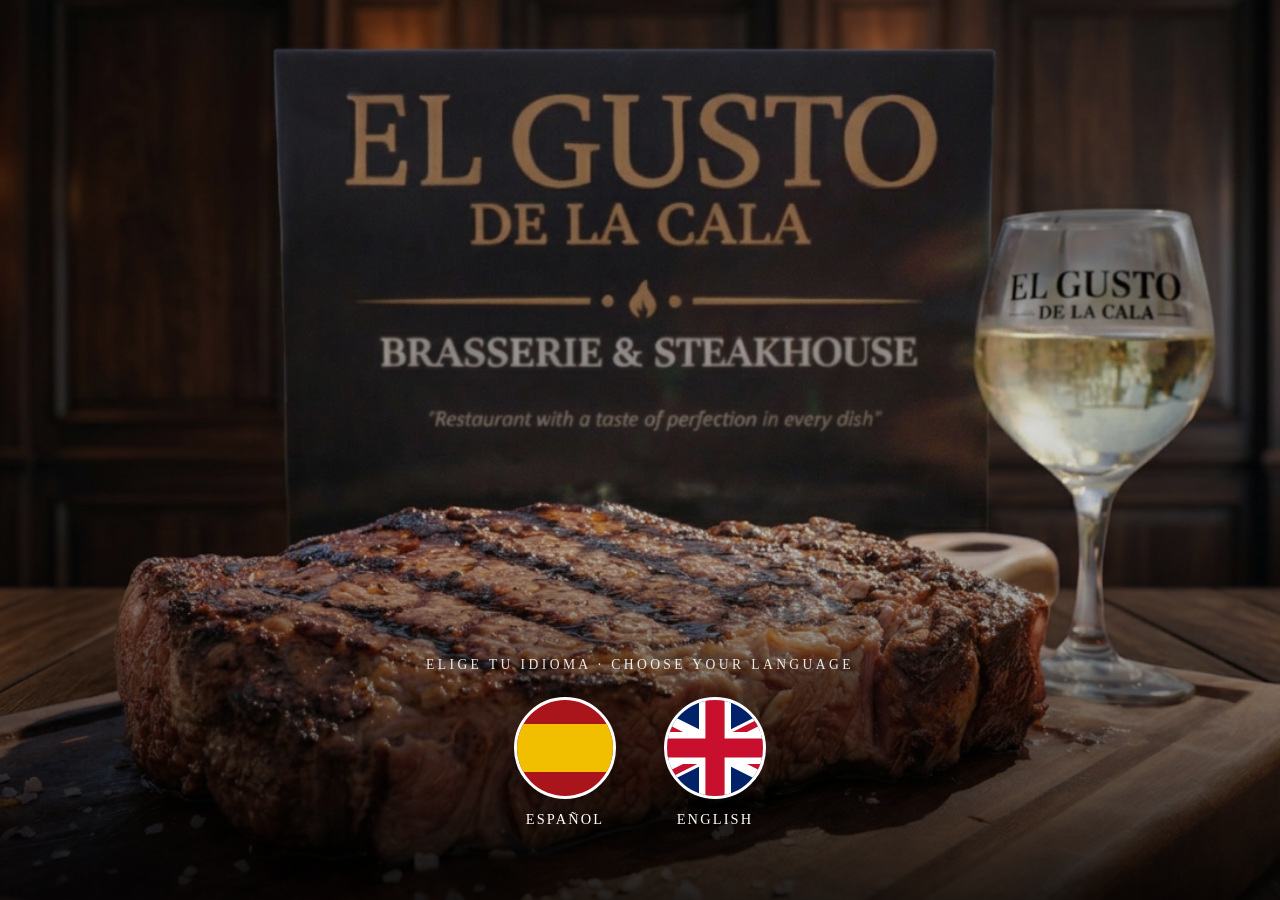
<file: index.html>
<!DOCTYPE html>
<html lang="es">
<head>
<meta charset="utf-8">
<title>El Gusto de la Cala – La Cala de Mijas</title>
<meta name="viewport" content="width=device-width, initial-scale=1.0">
<meta name="description" content="El Gusto de la Cala – Restaurante en La Cala de Mijas. Elige tu idioma / Choose your language.">
<link rel="shortcut icon" href="images/favicon.png" type="image/x-icon">
<style>
  html,body{margin:0;padding:0;height:100%;font-family:Georgia,serif;background:#000;overflow:hidden;}
  .wrap{position:relative;width:100vw;height:100vh;overflow:hidden;}
  .bg-img{position:absolute;inset:0;width:100%;height:100%;object-fit:cover;object-position:center;display:block;}
  .overlay{position:absolute;inset:0;background:linear-gradient(to bottom,rgba(0,0,0,.15) 0%,rgba(0,0,0,.15) 55%,rgba(0,0,0,.85) 100%);}
  .box{position:absolute;left:0;right:0;bottom:8vh;text-align:center;color:#fff;padding:0 24px;z-index:2;}
  .choose{margin:0 0 24px;font-size:.85rem;letter-spacing:.25em;text-transform:uppercase;opacity:.9;white-space:nowrap;overflow:hidden;text-overflow:ellipsis;}
  .flags{display:flex;gap:48px;justify-content:center;flex-wrap:nowrap;}
  .flag{text-decoration:none;color:#fff;display:block;}
  .circle{
    width:96px;height:96px;border-radius:50%;overflow:hidden;
    border:3px solid #fff;box-shadow:0 8px 30px rgba(0,0,0,.4);
    background:#fff;transition:transform .3s ease;
  }
  .flag:hover .circle{transform:scale(1.08);}
  .label{margin-top:12px;font-size:.9rem;letter-spacing:.15em;text-transform:uppercase;}
  .circle svg{width:100%;height:100%;display:block;}
  @media (max-width:767px){
    .bg-img{content:url('images/main-slider/entrecot-mobile-language.jpg');}
    .choose{font-size:.7rem;letter-spacing:.2em;}
    .flags{gap:32px;}
    .circle{width:70px;height:70px;}
    .box{bottom:auto;top:20%;transform:translateY(-50%);}
  }
</style>
</head>
<body>
<div class="wrap">
  <img class="bg-img" src="images/main-slider/entrecot-language.jpg" alt="">
  <div class="overlay"></div>
  <div class="box">
    <p class="choose">Elige tu idioma · Choose your language</p>
    <div class="flags">
      <a class="flag" href="es.html" aria-label="Español">
        <div class="circle">
          <svg viewBox="0 0 3 2" preserveAspectRatio="xMidYMid slice">
            <rect width="3" height="2" fill="#AA151B"/>
            <rect y="0.5" width="3" height="1" fill="#F1BF00"/>
          </svg>
        </div>
        <div class="label">Español</div>
      </a>
      <a class="flag" href="en.html" aria-label="English">
        <div class="circle">
          <svg viewBox="0 0 60 30" preserveAspectRatio="xMidYMid slice">
            <clipPath id="t"><path d="M30,15 h30 v15 z v15 h-30 z h-30 v-15 z v-15 h30 z"/></clipPath>
            <path d="M0,0 v30 h60 v-30 z" fill="#012169"/>
            <path d="M0,0 L60,30 M60,0 L0,30" stroke="#fff" stroke-width="6"/>
            <path d="M0,0 L60,30 M60,0 L0,30" clip-path="url(#t)" stroke="#C8102E" stroke-width="4"/>
            <path d="M30,0 v30 M0,15 h60" stroke="#fff" stroke-width="10"/>
            <path d="M30,0 v30 M0,15 h60" stroke="#C8102E" stroke-width="6"/>
          </svg>
        </div>
        <div class="label">English</div>
      </a>
    </div>
  </div>
</div>
</body>
</html>
</file>
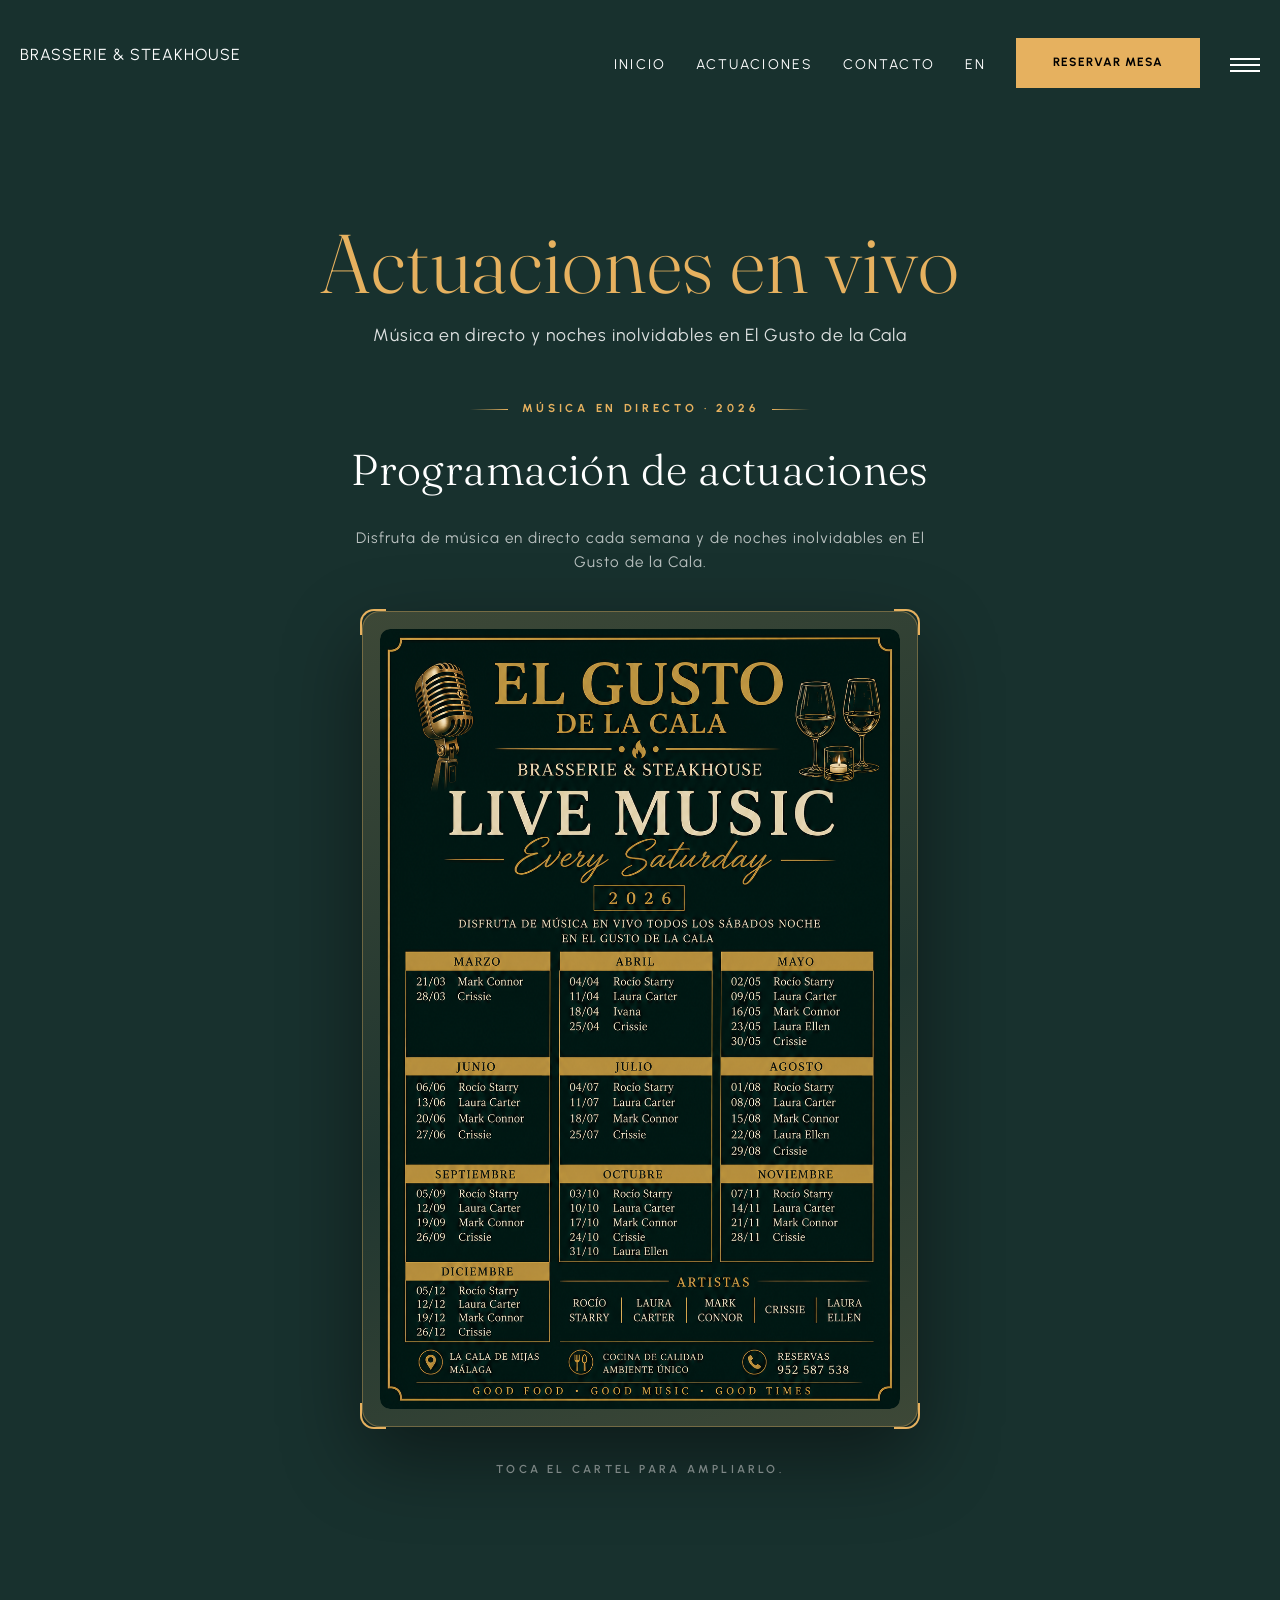
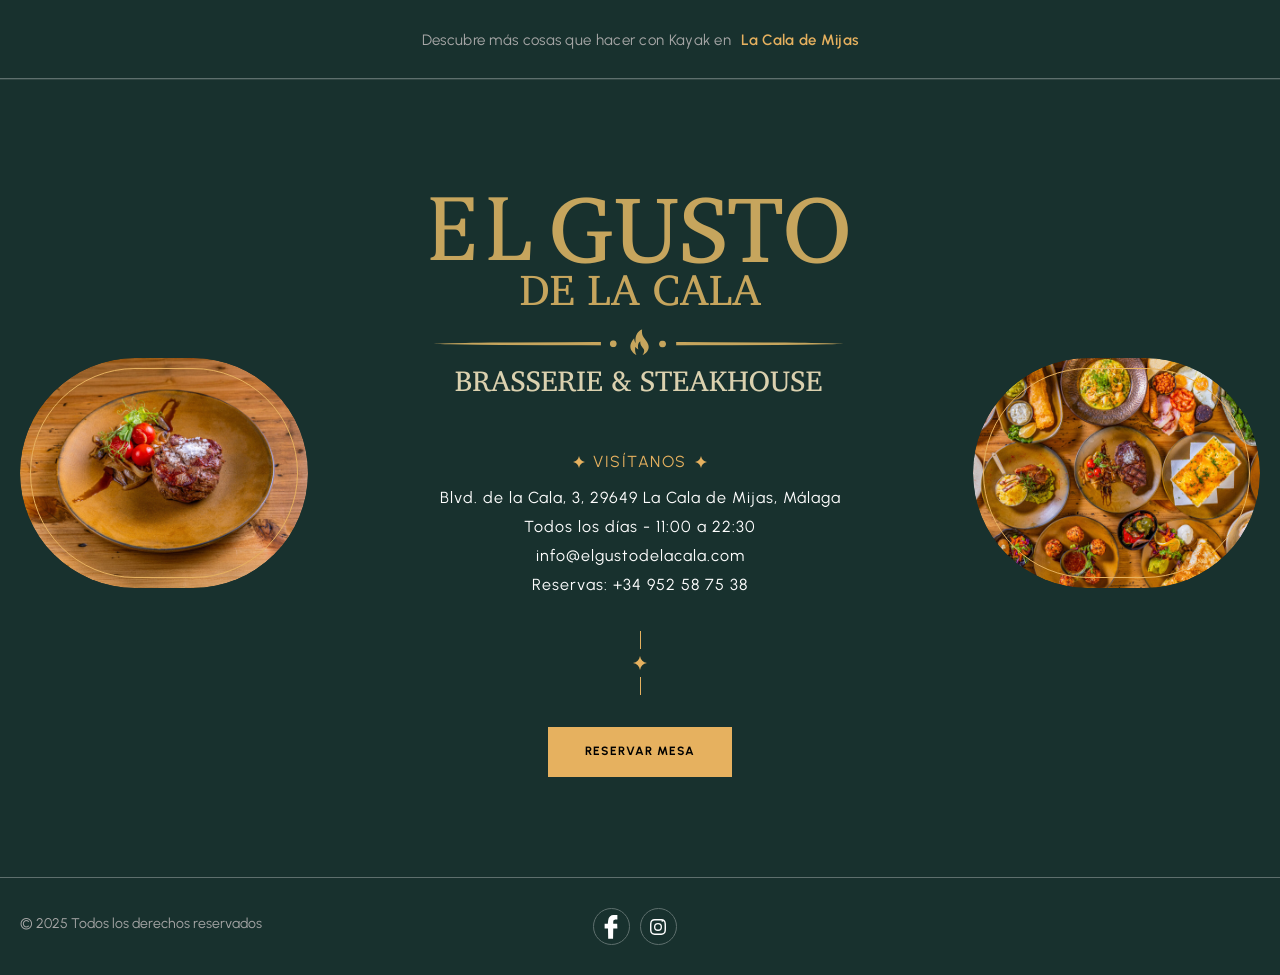
<file: actuaciones.html>
<!DOCTYPE html>
<html lang="es">
<head>
<meta charset="utf-8">
<title>Actuaciones – El Gusto de la Cala</title>
<meta name="description" content="Música en directo, flamenco y noches tributo en El Gusto de la Cala en La Cala de Mijas.">
<link href="css/bootstrap.css" rel="stylesheet">
<link href="css/style.css" rel="stylesheet">
<link rel="shortcut icon" href="images/favicon.png" type="image/x-icon">
<meta http-equiv="X-UA-Compatible" content="IE=edge">
<meta name="viewport" content="width=device-width, initial-scale=1.0">
<link href="css/responsive.css" rel="stylesheet">
<style>
  :root{--brand:var(--color-two);--brand2:var(--color-one);--accent:var(--main-color);--accent2:var(--main-color);}
  .page-banner{position:relative;padding:220px 0 20px;background:var(--color-one);color:#fff;text-align:center;overflow:hidden;}
  .page-banner .auto-container{position:relative;}
  .page-banner h1{font-family:var(--font-family-Fraunces) !important;font-size:clamp(2.8rem,6.5vw,5.5rem);margin:0 0 14px;color:var(--main-color) !important;font-weight:300;letter-spacing:.01em;line-height:1.05;}
  .page-banner p{font-family:var(--font-family-Urbanist) !important;color:rgba(255,255,255,.85);font-size:1.1rem;max-width:600px;margin:0 auto;font-style:normal;opacity:1;}

  .shows-section{position:relative;padding:20px 0 120px;background:var(--color-one);overflow:hidden;}
  .month-title{grid-column:1/-1;font-family:var(--font-family-Fraunces) !important;font-size:1.8rem;color:#152c29;margin:30px 0 6px;padding-bottom:10px;border-bottom:2px solid rgba(126,201,107,.4);}
  .shows-section .auto-container{display:grid;grid-template-columns:repeat(auto-fit,minmax(380px,1fr));gap:26px;}
  .show-card{position:relative;display:flex;gap:24px;align-items:center;padding:28px;background:#fff;border-radius:20px;margin:0;border:1px solid rgba(21,44,41,.08);box-shadow:0 4px 20px rgba(21,44,41,.05);transition:all .4s cubic-bezier(.4,0,.2,1);overflow:hidden;}
  .show-card::before{content:"";position:absolute;top:0;left:0;right:0;height:4px;background:linear-gradient(90deg,var(--brand),var(--accent));transform:scaleX(0);transform-origin:left;transition:transform .4s;}
  .show-card:hover{transform:translateY(-6px);box-shadow:0 20px 45px rgba(21,44,41,.15);border-color:var(--accent);}
  .show-card:hover::before{transform:scaleX(1);}
  .show-date{flex:0 0 90px;text-align:center;background:linear-gradient(135deg,var(--brand),var(--brand2));color:#fff;padding:18px 10px;border-radius:14px;box-shadow:0 6px 18px rgba(21,44,41,.25);}
  .show-date .day{font-family:var(--font-family-Fraunces) !important;font-size:2rem;font-weight:800;line-height:1;color:#fff;}
  .show-date .month{font-family:var(--font-family-Urbanist) !important;font-size:.72rem;letter-spacing:.18em;text-transform:uppercase;margin-top:6px;color:var(--accent2);font-weight:600;}
  .show-info{flex:1;min-width:0;}
  .show-info h3{font-family:var(--font-family-Fraunces) !important;margin:0 0 8px;font-size:1.3rem;color:#152c29 !important;font-weight:700;letter-spacing:-.01em;}
  .show-info .meta{font-family:var(--font-family-Urbanist) !important;display:inline-flex;color:var(--brand2);font-size:.78rem;font-weight:600;background:rgba(126,201,107,.15);padding:4px 12px;border-radius:20px;margin-bottom:10px;letter-spacing:.05em;}
  .show-info p{font-family:var(--font-family-Urbanist) !important;margin:0;color:#5a6b68;line-height:1.6;font-size:.95rem;}

  .contact-section{padding:90px 0;background:linear-gradient(180deg,#fafdf9 0%,#fff 100%);}
  .contact-section .auto-container{display:grid;grid-template-columns:1fr 1.3fr;gap:40px;max-width:1100px;}
  @media(max-width:900px){.contact-section .auto-container{grid-template-columns:1fr;}}
  .contact-info{background:linear-gradient(135deg,var(--brand),var(--brand2));color:#fff;padding:40px 34px;border-radius:24px;position:relative;overflow:hidden;}
  .contact-info::before{content:"";position:absolute;top:-40%;right:-30%;width:280px;height:280px;background:radial-gradient(circle,rgba(126,201,107,.3),transparent 70%);border-radius:50%;pointer-events:none;}
  .contact-info > *{position:relative;}
  .contact-info h3{font-family:var(--font-family-Fraunces) !important;color:#fff;margin:0 0 20px;font-size:1.4rem;}
  .contact-info p{font-family:var(--font-family-Urbanist) !important;color:rgba(255,255,255,.9);line-height:1.7;margin:0 0 14px;padding-left:28px;position:relative;}
  .contact-info p::before{content:"";position:absolute;left:0;top:8px;width:12px;height:12px;background:var(--accent);border-radius:50%;box-shadow:0 0 0 4px rgba(126,201,107,.25);}
  .contact-info a{color:var(--accent2);text-decoration:none;font-weight:600;}
  .contact-info a:hover{color:#fff;}
  .contact-form{background:#fff;padding:38px;border-radius:24px;box-shadow:0 10px 40px rgba(21,44,41,.08);border:1px solid rgba(21,44,41,.05);}
  .contact-form .field,.contact-form > div{margin-bottom:18px;}
  .contact-form label{font-family:var(--font-family-Urbanist) !important;display:block;margin-bottom:8px;font-weight:700;font-size:.74rem;letter-spacing:.14em;text-transform:uppercase;color:var(--brand);}
  .contact-form input,.contact-form textarea{font-family:var(--font-family-Urbanist) !important;width:100%;padding:14px 18px;border:2px solid #eef2f0;border-radius:12px;font-size:.98rem;font-family:inherit;background:#fafdf9;transition:all .25s;color:#152c29;}
  .contact-form input:focus,.contact-form textarea:focus{outline:none;border-color:var(--accent);background:#fff;box-shadow:0 0 0 4px rgba(126,201,107,.15);}
  .contact-form button{font-family:var(--font-family-Urbanist) !important;background:linear-gradient(135deg,var(--brand),var(--brand2));color:#fff;border:0;padding:16px 44px;font-size:.82rem;letter-spacing:.18em;text-transform:uppercase;font-weight:700;cursor:pointer;border-radius:12px;transition:all .3s;box-shadow:0 6px 20px rgba(21,44,41,.25);}
  .contact-form button:hover{transform:translateY(-2px);box-shadow:0 10px 30px rgba(21,44,41,.35);}
</style>
</head>
<body>
<div class="page-wrapper">
<header class="main-header header-down">
       <div class="header-top">
    <div class="auto-container">
        <div class="inner clearfix">
            <div class="top-left clearfix">
                <ul class="top-info clearfix">
                    <li><i class="icon far fa-map-marker-alt"></i> Blvd. de la Cala, 3, 29649 La Cala de Mijas, Málaga</li>
                    <li><i class="icon far fa-clock"></i> Todos los días: 11:00 a 22:30</li>
                </ul>
            </div>
            <div class="top-right clearfix">
                <ul class="top-info clearfix">
                    <li><a href="tel:+34952587538" target="_top"><i class="icon far fa-phone"></i> +34 952 58 75 38</a></li>
                    <li><a href="mailto:info@elgustodelacala.com" target="_top"><i class="icon far fa-envelope"></i> info@elgustodelacala.com</a></li>
                </ul>
            </div>
        </div>
    </div>
</div>
        <!-- Header Upper -->
        <div class="header-upper">        
            <div class="auto-container">
                <!-- Main Box -->
                <div class="main-box clearfix">
                   <!--Logo-->
<div class="logo-box">
    <div class="logo">
        <span title="BRASSERIE & STEAKHOUSE" class="logo-text">
            BRASSERIE & STEAKHOUSE
        </span>
    </div>
</div>

                    <div class="nav-box clearfix">
                        <!--Nav Outer-->
                        <div class="nav-outer clearfix">         
                           <nav class="main-menu">
    <ul class="navigation clearfix">
        <li ><a href="es.html">Inicio</a></li>
        <li><a class="current-link" href="actuaciones.html">Actuaciones</a></li>
        <li><a href="mailto:info@elgustodelacala.com" target="_top">Contacto</a></li>
        <li><a href="en.html">EN</a></li>
    </ul>
</nav>
                            <!-- Main Menu End-->
                        </div>
                        <!--Nav Outer End-->

                        <div class="links-box clearfix">
                            <div class="link link-btn">
                                <a href="https://www.google.com/maps/reserve/v/dine/c/eWkR8ScB254?" class="theme-btn btn-style-one clearfix" target="_blank" rel="noopener">
                                    <span class="btn-wrap">
                                        <span class="text-one">reservar mesa</span>
                                        <span class="text-two">reservar mesa</span>
                                    </span>
                                </a>
                            </div>
                            <div class="link info-toggler">
                                <button class="info-btn" aria-label="Abrir información del restaurante">
                                    <span class="hamburger">
                                        <span class="top-bun"></span>
                                        <span class="meat"></span>
                                        <span class="bottom-bun"></span>
                                    </span>
                                </button>
                            </div>
                        </div>

                        <!-- Hidden Nav Toggler -->
                        <div class="nav-toggler">
                            <button class="hidden-bar-opener" aria-label="Abrir menú de navegación">
                                <span class="hamburger">
                                    <span class="top-bun"></span>
                                    <span class="meat"></span>
                                    <span class="bottom-bun"></span>
                                </span>
                            </button>
                        </div>

                    </div>

                </div>
            </div>
        </div>
    </header>
<!--Menu Backdrop-->
    <div class="menu-backdrop"></div>

    <!-- Hidden Navigation Bar -->
    <section class="hidden-bar">
        <!-- Hidden Bar Wrapper -->
        <div class="inner-box">
            <div class="cross-icon hidden-bar-closer"><span>X</span></div>
            <div class="logo-box"><a href="en.html" title="El Gusto de la Cala – Restaurante en La Cala de Mijas"><img src="images/resource/sidebar-logo.png" alt="image" title="El Gusto de la Cala – Restaurante en La Cala de Mijas"></a></div>
            
            <!-- .Side-menu -->
            <div class="side-menu">
    <ul class="navigation clearfix">
        <li><a href="es.html">Inicio</a></li>
        <li><a href="actuaciones.html">Actuaciones</a></li>
        <li><a href="mailto:info@elgustodelacala.com" target="_top">Contacto</a></li>
        <li><a href="en.html">English</a></li>
    </ul>
</div>
            <!-- /.Side-menu -->
        
        </div><!-- / Hidden Bar Wrapper -->
    </section>
    <!-- / Hidden Bar -->

    <!--Info Back Drop-->
    <div class="info-back-drop"></div>
    
    <!-- Hidden Bar -->
    <section class="info-bar">
    <div class="inner-box">
        <div class="cross-icon"><span>X</span></div>
        <div class="image-box"><img src="images/resource/guarnicion.jpg" alt="image"></div>
        <div class="logo-box"><a href="en.html"><img src="images/resource/sidebar-logo.png" alt="image"></a></div>
        <h5>Visítanos</h5>
        <ul class="info">
            <li>Blvd. de la Cala, 3,<br>29649 La Cala de Mijas, Málaga</li>
            <li><span class="ib-ttl">Abierto todos los días</span> – 11:00 – 22:30</li>
            <li><a href="mailto:info@elgustodelacala.com" target="_top">info@elgustodelacala.com</a></li>
        </ul>
        <div class="booking-info">
            <div class="bk-no"><a href="tel:+34952587538" target="_top">Reservas: +34 952 58 75 38</a></div>
        </div>
    </div>
</section>
    <!--End Hidden Bar -->

<section class="page-banner">
  <h1>Actuaciones en vivo</h1>
  <p>Música en directo y noches inolvidables en El Gusto de la Cala</p>
</section>
<section class="shows-section">
  <div class="auto-container" style="display:block;position:relative;">
    <div class="shows-showcase">
      <div class="eyebrow">Música en directo · 2026</div>
      <h2>Programación de actuaciones</h2>
      <p class="sub">Disfruta de música en directo cada semana y de noches inolvidables en El Gusto de la Cala.</p>
      <div class="shows-frame">
        <span class="corner tl"></span><span class="corner tr"></span>
        <span class="corner bl"></span><span class="corner br"></span>
        <a href="images/shows/programacion-2026.png" target="_blank" rel="noopener">
          <img src="images/shows/programacion-2026.png" alt="Programación Live Music 2026 – El Gusto de la Cala">
        </a>
      </div>
      <div class="poster-cap">Toca el cartel para ampliarlo.</div>
    </div>
  </div>
</section>



<div class="kayak-above-footer">
    <div class="auto-container">
        <div class="kayak-link">
            Descubre más cosas que hacer con Kayak en
            <a href="https://www.kayak.es/La-Cala-de-Mijas.80484.guide" target="_blank" rel="noopener">La Cala de Mijas</a>
        </div>
    </div>
</div>
<footer class="main-footer">
        <div class="upper-section section-kt">
            <div class="auto-container">
                <div class="row clearfix">
                    <!--Footer Col-->
                    <div class="footer-col info-col col-lg-6 col-md-12 col-sm-12">
                        <div class="inner wow fadeInUp" data-wow-delay="0ms" data-wow-duration="1500ms">
                            <div class="content">
                                <div class="logo"><a href="en.html" title="El Gusto de la Cala – Restaurante en La Cala de Mijas"><img src="images/logo.png" alt="image" title="El Gusto de la Cala – Restaurante en La Cala de Mijas"></a></div>
                                <div class="info">
    <h6>Visítanos</h6>
    <ul>
        <li>Blvd. de la Cala, 3, 29649 La Cala de Mijas, Málaga</li>
        <li>Todos los días - 11:00 a 22:30</li>
        <li><a href="mailto:info@elgustodelacala.com" target="_top">info@elgustodelacala.com</a></li>
        <li><a href="tel:+34952587538" target="_top">Reservas: +34 952 58 75 38</a></li>
    </ul>
</div>
                                <div class="separator"><span> </span> </div>
                               <div class="newsletter">
                                <a href="https://www.google.com/maps/reserve/v/dine/c/eWkR8ScB254?"
                                   class="theme-btn btn-style-one clearfix" target="_blank" rel="noopener">
                                    <span class="btn-wrap">
                                        <span class="text-one">Reservar mesa</span>
                                        <span class="text-two">Reservar mesa</span>
                                    </span>
                                </a>
                            </div>
                        </div>
                    </div>
                </div>
                    <!--Footer Col-->
                    <div class="footer-col footer-image-col col-lg-3 col-md-6 col-sm-12">
                        <div class="footer-image">
                            <img src="images/resource/guarnicion.jpg" alt="image">
                        </div>
                    </div>
                    <!--Footer Col-->
                    <div class="footer-col footer-image-col last col-lg-3 col-md-6 col-sm-12">
                        <div class="footer-image">
                            <img src="images/resource/footer-img-2.jpg" alt="image">
                        </div>
                    </div>
                </div>
            </div>
        </div>

        <!-- last footer -->
        <div class="bottom_footer">
        <!-- container start -->
          <div class="auto-container">
            <!-- row start -->
            <div class="row clearfix">
              <div class="col-lg-4 col-md-4 col-sm-12">
                  <p>© 2025 Todos los derechos reservados</p>
              </div>

             <div class="col-lg-4 col-md-4 col-sm-12">
  <ul class="social_media">
    <li>
      <a href="https://www.facebook.com/p/El-Gusto-de-la-Cala-100041476102814/" aria-label="facebook" target="_blank" rel="noopener">
        <svg xmlns="http://www.w3.org/2000/svg" viewBox="0 0 64 64" width="24" height="24" fill="currentColor">
          <path d="m31.77 2c-1.49 1.02-3.62 3.13-4.73 4.68-1.23 1.72-2.3 5.45-2.77 9.58l-0.77 6.76-8.5-0.02v13h9l0.5 27.5h13l0.5-27.5h11l-0.5-12.5-10.5-0.5c0-8.37 0.35-9.14 2.5-10 1.38-0.55 3.85-1 5.5-1h3v-12c-12.58 0.13-15.22 0.64-17.23 2z"/>
        </svg>
      </a>
    </li>
    <li>
      <a href="https://www.instagram.com/elgustodelacala/" aria-label="instagram" target="_blank" rel="noopener">
        <svg xmlns="http://www.w3.org/2000/svg" viewBox="0 0 24 24" width="16" height="16" fill="currentColor">
          <path d="M12 2.163c3.204 0 3.584.012 4.85.07 3.252.148 4.771 1.691 4.919 4.919.058 1.265.069 1.645.069 4.849 0 3.205-.012 3.584-.069 4.849-.149 3.225-1.664 4.771-4.919 4.919-1.266.058-1.644.07-4.85.07-3.204 0-3.584-.012-4.849-.07-3.26-.149-4.771-1.699-4.919-4.92-.058-1.265-.07-1.644-.07-4.849 0-3.204.013-3.583.07-4.849.149-3.227 1.664-4.771 4.919-4.919 1.266-.057 1.645-.069 4.849-.069zm0-2.163c-3.259 0-3.667.014-4.947.072-4.358.2-6.78 2.618-6.98 6.98-.059 1.281-.073 1.689-.073 4.948 0 3.259.014 3.668.072 4.948.2 4.358 2.618 6.78 6.98 6.98 1.281.058 1.689.072 4.948.072 3.259 0 3.668-.014 4.948-.072 4.354-.2 6.782-2.618 6.979-6.98.059-1.28.073-1.689.073-4.948 0-3.259-.014-3.667-.072-4.947-.196-4.354-2.617-6.78-6.979-6.98-1.281-.059-1.69-.073-4.949-.073zm0 5.838a6.002 6.002 0 100 12.004 6.002 6.002 0 000-12.004zm0 10.004a4 4 0 110-8 4 4 0 010 8zm6.406-11.845a1.44 1.44 0 100-2.881 1.44 1.44 0 000 2.881z"/>
        </svg>
      </a>
    </li>
  </ul>
</div>

              <div class="col-lg-4 col-md-4 col-sm-12">
              </div>
            </div>
          <!-- row end -->
          </div>
          <!-- container end -->
        </div>
</footer>
</div>
<script src="js/jquery.js"></script>
<script src="js/swiper.js"></script>
<script src="js/wow.js"></script>
<script src="js/script-clean.js"></script>
<script src="js/custom-script.js"></script>
</body>
</html>
</file>
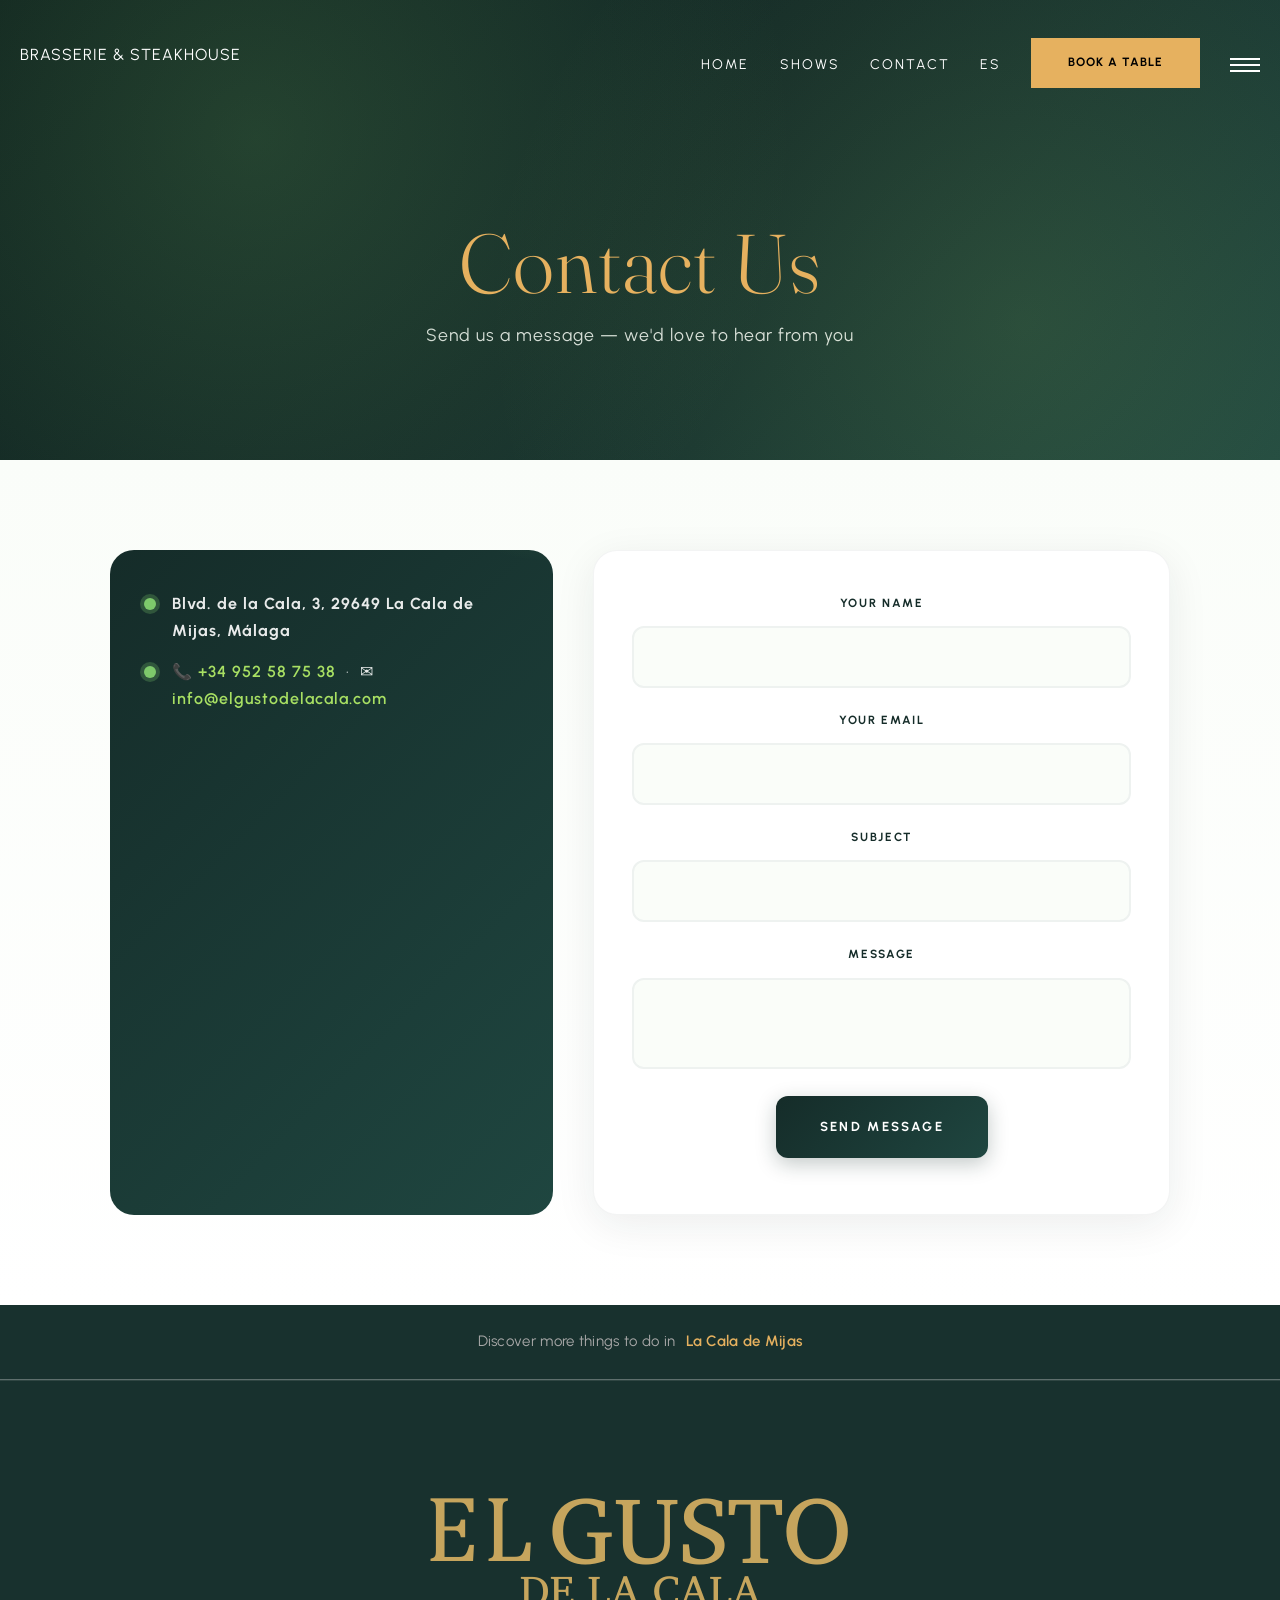
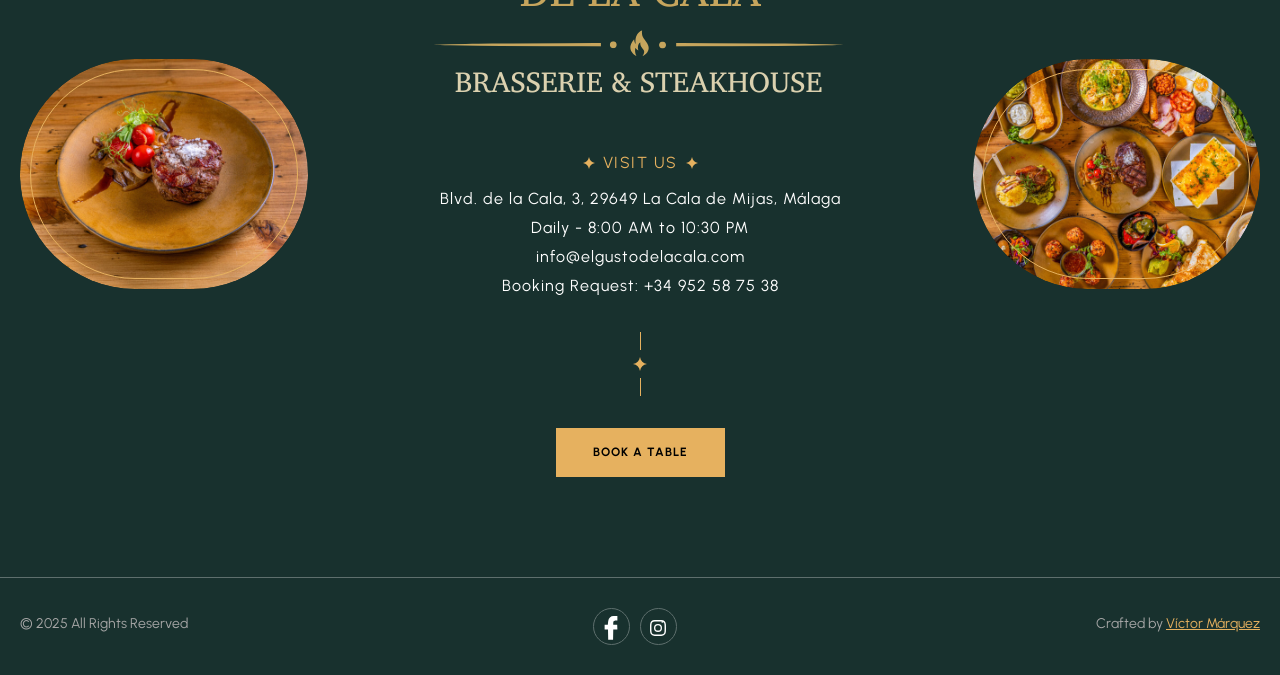
<file: contact.html>
<!DOCTYPE html>
<html lang="en">
<head>
<meta charset="utf-8">
<title>Contact – El Gusto de la Cala</title>
<meta name="description" content="Get in touch with El Gusto de la Cala in La Cala de Mijas.">
<link href="css/bootstrap.css" rel="stylesheet">
<link href="css/style.css" rel="stylesheet">
<link rel="shortcut icon" href="images/favicon.png" type="image/x-icon">
<meta http-equiv="X-UA-Compatible" content="IE=edge">
<meta name="viewport" content="width=device-width, initial-scale=1.0">
<link href="css/responsive.css" rel="stylesheet">
<style>
  :root{--brand:#152c29;--brand2:#1f4640;--accent:#7ec96b;--accent2:#a8e063;}
  .page-banner{position:relative;padding:220px 0 110px;background:linear-gradient(135deg,#0d1f1d 0%,#152c29 50%,#1f4640 100%);color:#fff;text-align:center;overflow:hidden;}
  .page-banner::before{content:"";position:absolute;inset:0;background:radial-gradient(circle at 20% 30%,rgba(126,201,107,.18),transparent 50%),radial-gradient(circle at 80% 70%,rgba(168,224,99,.12),transparent 50%);pointer-events:none;}
  .page-banner .auto-container{position:relative;}
  .page-banner h1{font-family:var(--font-family-Fraunces) !important;font-size:clamp(2.8rem,6.5vw,5.5rem);margin:0 0 14px;color:rgb(230,177,95) !important;font-weight:300;letter-spacing:.01em;line-height:1.05;}
  .page-banner p{font-family:var(--font-family-Urbanist) !important;color:rgba(255,255,255,.85);font-size:1.1rem;max-width:600px;margin:0 auto;font-style:normal;opacity:1;}

  .shows-section{padding:90px 0;background:linear-gradient(180deg,#fafdf9 0%,#fff 100%);}
  .shows-section .auto-container{display:grid;grid-template-columns:repeat(auto-fit,minmax(380px,1fr));gap:26px;}
  .show-card{position:relative;display:flex;gap:24px;align-items:center;padding:28px;background:#fff;border-radius:20px;margin:0;border:1px solid rgba(21,44,41,.08);box-shadow:0 4px 20px rgba(21,44,41,.05);transition:all .4s cubic-bezier(.4,0,.2,1);overflow:hidden;}
  .show-card::before{content:"";position:absolute;top:0;left:0;right:0;height:4px;background:linear-gradient(90deg,var(--brand),var(--accent));transform:scaleX(0);transform-origin:left;transition:transform .4s;}
  .show-card:hover{transform:translateY(-6px);box-shadow:0 20px 45px rgba(21,44,41,.15);border-color:var(--accent);}
  .show-card:hover::before{transform:scaleX(1);}
  .show-date{flex:0 0 90px;text-align:center;background:linear-gradient(135deg,var(--brand),var(--brand2));color:#fff;padding:18px 10px;border-radius:14px;box-shadow:0 6px 18px rgba(21,44,41,.25);}
  .show-date .day{font-family:var(--font-family-Fraunces) !important;font-size:2rem;font-weight:800;line-height:1;color:#fff;}
  .show-date .month{font-family:var(--font-family-Urbanist) !important;font-size:.72rem;letter-spacing:.18em;text-transform:uppercase;margin-top:6px;color:var(--accent2);font-weight:600;}
  .show-info{flex:1;min-width:0;}
  .show-info h3{font-family:var(--font-family-Fraunces) !important;margin:0 0 8px;font-size:1.3rem;color:#152c29 !important;font-weight:700;letter-spacing:-.01em;}
  .show-info .meta{font-family:var(--font-family-Urbanist) !important;display:inline-flex;color:var(--brand2);font-size:.78rem;font-weight:600;background:rgba(126,201,107,.15);padding:4px 12px;border-radius:20px;margin-bottom:10px;letter-spacing:.05em;}
  .show-info p{font-family:var(--font-family-Urbanist) !important;margin:0;color:#5a6b68;line-height:1.6;font-size:.95rem;}

  .contact-section{padding:90px 0;background:linear-gradient(180deg,#fafdf9 0%,#fff 100%);}
  .contact-section .auto-container{display:grid;grid-template-columns:1fr 1.3fr;gap:40px;max-width:1100px;}
  @media(max-width:900px){.contact-section .auto-container{grid-template-columns:1fr;}}
  .contact-info{background:linear-gradient(135deg,var(--brand),var(--brand2));color:#fff;padding:40px 34px;border-radius:24px;position:relative;overflow:hidden;}
  .contact-info::before{content:"";position:absolute;top:-40%;right:-30%;width:280px;height:280px;background:radial-gradient(circle,rgba(126,201,107,.3),transparent 70%);border-radius:50%;pointer-events:none;}
  .contact-info > *{position:relative;}
  .contact-info h3{font-family:var(--font-family-Fraunces) !important;color:#fff;margin:0 0 20px;font-size:1.4rem;}
  .contact-info p{font-family:var(--font-family-Urbanist) !important;color:rgba(255,255,255,.9);line-height:1.7;margin:0 0 14px;padding-left:28px;position:relative;}
  .contact-info p::before{content:"";position:absolute;left:0;top:8px;width:12px;height:12px;background:var(--accent);border-radius:50%;box-shadow:0 0 0 4px rgba(126,201,107,.25);}
  .contact-info a{color:var(--accent2);text-decoration:none;font-weight:600;}
  .contact-info a:hover{color:#fff;}
  .contact-form{background:#fff;padding:38px;border-radius:24px;box-shadow:0 10px 40px rgba(21,44,41,.08);border:1px solid rgba(21,44,41,.05);}
  .contact-form .field,.contact-form > div{margin-bottom:18px;}
  .contact-form label{font-family:var(--font-family-Urbanist) !important;display:block;margin-bottom:8px;font-weight:700;font-size:.74rem;letter-spacing:.14em;text-transform:uppercase;color:var(--brand);}
  .contact-form input,.contact-form textarea{font-family:var(--font-family-Urbanist) !important;width:100%;padding:14px 18px;border:2px solid #eef2f0;border-radius:12px;font-size:.98rem;font-family:inherit;background:#fafdf9;transition:all .25s;color:#152c29;}
  .contact-form input:focus,.contact-form textarea:focus{outline:none;border-color:var(--accent);background:#fff;box-shadow:0 0 0 4px rgba(126,201,107,.15);}
  .contact-form button{font-family:var(--font-family-Urbanist) !important;background:linear-gradient(135deg,var(--brand),var(--brand2));color:#fff;border:0;padding:16px 44px;font-size:.82rem;letter-spacing:.18em;text-transform:uppercase;font-weight:700;cursor:pointer;border-radius:12px;transition:all .3s;box-shadow:0 6px 20px rgba(21,44,41,.25);}
  .contact-form button:hover{transform:translateY(-2px);box-shadow:0 10px 30px rgba(21,44,41,.35);}
</style>
</head>
<body>
<div class="page-wrapper">
<header class="main-header header-down">
       <div class="header-top">
    <div class="auto-container">
        <div class="inner clearfix">
            <div class="top-left clearfix">
                <ul class="top-info clearfix">
                    <li><i class="icon far fa-map-marker-alt"></i> Blvd. de la Cala, 3, 29649 La Cala de Mijas, Málaga</li>
                    <li><i class="icon far fa-clock"></i> Daily: 8:00 AM to 10:30 PM</li>
                </ul>
            </div>
            <div class="top-right clearfix">
                <ul class="top-info clearfix">
                    <li><a href="tel:+34952587538"><i class="icon far fa-phone"></i> +34 952 58 75 38</a></li>
                    <li><a href="mailto:info@elgustodelacala.com"><i class="icon far fa-envelope"></i> info@elgustodelacala.com</a></li>
                </ul>
            </div>
        </div>
    </div>
</div>
        <!-- Header Upper -->
        <div class="header-upper">        
            <div class="auto-container">
                <!-- Main Box -->
                <div class="main-box clearfix">
                   <!--Logo-->
<div class="logo-box">
    <div class="logo">
        <span title="BRASSERIE & STEAKHOUSE" class="logo-text">
            BRASSERIE & STEAKHOUSE
        </span>
    </div>
</div>

                    <div class="nav-box clearfix">
                        <!--Nav Outer-->
                        <div class="nav-outer clearfix">         
                           <nav class="main-menu">
    <ul class="navigation clearfix">
        <li ><a href="en.html">Home</a></li>
        <li><a href="shows.html">Shows</a></li>
        <li><a class="current-link" href="contact.html">Contact</a></li>
        <li><a href="es.html">ES</a></li>
    </ul>
</nav>
                            <!-- Main Menu End-->
                        </div>
                        <!--Nav Outer End-->

                        <div class="links-box clearfix">
                            <div class="link link-btn">
                                <a href="https://www.google.com/maps/reserve/v/dine/c/eWkR8ScB254?" class="theme-btn btn-style-one clearfix" target="_blank" rel="noopener">
                                    <span class="btn-wrap">
                                        <span class="text-one">book a table</span>
                                        <span class="text-two">book a table</span>
                                    </span>
                                </a>
                            </div>
                            <div class="link info-toggler">
                                <button class="info-btn" aria-label="Abrir información del restaurante">
                                    <span class="hamburger">
                                        <span class="top-bun"></span>
                                        <span class="meat"></span>
                                        <span class="bottom-bun"></span>
                                    </span>
                                </button>
                            </div>
                        </div>

                        <!-- Hidden Nav Toggler -->
                        <div class="nav-toggler">
                            <button class="hidden-bar-opener" aria-label="Abrir menú de navegación">
                                <span class="hamburger">
                                    <span class="top-bun"></span>
                                    <span class="meat"></span>
                                    <span class="bottom-bun"></span>
                                </span>
                            </button>
                        </div>

                    </div>

                </div>
            </div>
        </div>
    </header>
<!--Menu Backdrop-->
    <div class="menu-backdrop"></div>

    <!-- Hidden Navigation Bar -->
    <section class="hidden-bar">
        <!-- Hidden Bar Wrapper -->
        <div class="inner-box">
            <div class="cross-icon hidden-bar-closer"><span>X</span></div>
            <div class="logo-box"><a href="en.html" title="El Gusto de la Cala – Restaurant in La Cala de Mijas"><img src="images/resource/sidebar-logo.png" alt="image" title="El Gusto de la Cala – Restaurant in La Cala de Mijas"></a></div>
            
            <!-- .Side-menu -->
            <div class="side-menu">
    <ul class="navigation clearfix">
        <li><a href="en.html">Home</a></li>
        <li><a href="shows.html">Shows</a></li>
        <li><a href="contact.html">Contact</a></li>
        <li><a href="es.html">Español</a></li>
    </ul>
</div>
            <!-- /.Side-menu -->
        
        </div><!-- / Hidden Bar Wrapper -->
    </section>
    <!-- / Hidden Bar -->

    <!--Info Back Drop-->
    <div class="info-back-drop"></div>
    
    <!-- Hidden Bar -->
    <section class="info-bar">
    <div class="inner-box">
        <div class="cross-icon"><span>X</span></div>
        <div class="image-box"><img src="images/resource/guarnicion.jpg" alt="image"></div>
        <div class="logo-box"><a href="en.html"><img src="images/resource/sidebar-logo.png" alt="image"></a></div>
        <h5>Visit Us</h5>
        <ul class="info">
            <li>Blvd. de la Cala, 3,<br>29649 La Cala de Mijas, Málaga</li>
            <li><span class="ib-ttl">Open Daily</span> – 8:00 AM – 10:30 PM</li>
            <li><a href="mailto:info@elgustodelacala.com">info@elgustodelacala.com</a></li>
        </ul>
        <div class="booking-info">
            <div class="bk-no"><a href="tel:+34952587538">Booking: +34 952 58 75 38</a></div>
        </div>
    </div>
</section>
    <!--End Hidden Bar -->

<section class="page-banner">
  <h1>Contact Us</h1>
  <p>Send us a message — we'd love to hear from you</p>
</section>
<section class="contact-section">
  <div class="auto-container">
    <div class="contact-info">
      <p><strong>Blvd. de la Cala, 3, 29649 La Cala de Mijas, Málaga</strong></p>
      <p>📞 <a href="tel:+34952587538">+34 952 58 75 38</a> &nbsp;·&nbsp; ✉ <a href="mailto:info@elgustodelacala.com">info@elgustodelacala.com</a></p>
    </div>
    <form class="contact-form" id="contactForm">
      <div class="form-group">
        <label for="name">Your name</label>
        <input type="text" id="name" name="name" required>
      </div>
      <div class="form-group">
        <label for="email">Your email</label>
        <input type="email" id="email" name="email" required>
      </div>
      <div class="form-group">
        <label for="subject">Subject</label>
        <input type="text" id="subject" name="subject" required>
      </div>
      <div class="form-group">
        <label for="message">Message</label>
        <textarea id="message" name="message" required></textarea>
      </div>
      <div style="text-align:center;">
        <button type="submit">Send message</button>
      </div>
    </form>
  </div>
</section>
<script>
document.getElementById('contactForm').addEventListener('submit', function(e){
  e.preventDefault();
  var name = encodeURIComponent(document.getElementById('name').value);
  var email = encodeURIComponent(document.getElementById('email').value);
  var subject = encodeURIComponent(document.getElementById('subject').value);
  var message = encodeURIComponent(
    'From: ' + document.getElementById('name').value + ' <' + document.getElementById('email').value + '>\n\n' +
    document.getElementById('message').value
  );
  window.location.href = 'mailto:info@elgustodelacala.com?subject=' + subject + '&body=' + message;
});
</script>

<div class="kayak-above-footer">
    <div class="auto-container">
        <div class="kayak-link">
            Discover more things to do in
            <a href="https://www.kayak.es/La-Cala-de-Mijas.80484.guide" target="_blank" rel="noopener">La Cala de Mijas</a>
        </div>
    </div>
</div>
<footer class="main-footer">
        <div class="upper-section section-kt">
            <div class="auto-container">
                <div class="row clearfix">
                    <!--Footer Col-->
                    <div class="footer-col info-col col-lg-6 col-md-12 col-sm-12">
                        <div class="inner wow fadeInUp" data-wow-delay="0ms" data-wow-duration="1500ms">
                            <div class="content">
                                <div class="logo"><a href="en.html" title="El Gusto de la Cala – Restaurant in La Cala de Mijas"><img src="images/logo.png" alt="image" title="El Gusto de la Cala – Restaurant in La Cala de Mijas"></a></div>
                                <div class="info">
    <h6>Visit Us</h6>
    <ul>
        <li>Blvd. de la Cala, 3, 29649 La Cala de Mijas, Málaga</li>
        <li>Daily - 8:00 AM to 10:30 PM</li>
        <li><a href="mailto:info@elgustodelacala.com">info@elgustodelacala.com</a></li>
        <li><a href="tel:+34952587538">Booking Request: +34 952 58 75 38</a></li>
    </ul>
</div>
                                <div class="separator"><span> </span> </div>
                               <div class="newsletter">
                                <a href="https://www.google.com/maps/reserve/v/dine/c/eWkR8ScB254?"
                                   class="theme-btn btn-style-one clearfix" target="_blank" rel="noopener">
                                    <span class="btn-wrap">
                                        <span class="text-one">Book a table</span>
                                        <span class="text-two">Book a table</span>
                                    </span>
                                </a>
                            </div>
                        </div>
                    </div>
                </div>
                    <!--Footer Col-->
                    <div class="footer-col footer-image-col col-lg-3 col-md-6 col-sm-12">
                        <div class="footer-image">
                            <img src="images/resource/guarnicion.jpg" alt="image">
                        </div>
                    </div>
                    <!--Footer Col-->
                    <div class="footer-col footer-image-col last col-lg-3 col-md-6 col-sm-12">
                        <div class="footer-image">
                            <img src="images/resource/footer-img-2.jpg" alt="image">
                        </div>
                    </div>
                </div>
            </div>
        </div>

        <!-- last footer -->
        <div class="bottom_footer">
        <!-- container start -->
          <div class="auto-container">
            <!-- row start -->
            <div class="row clearfix">
              <div class="col-lg-4 col-md-4 col-sm-12">
                  <p>© 2025 All Rights Reserved</p>
              </div>

             <div class="col-lg-4 col-md-4 col-sm-12">
  <ul class="social_media">
    <li>
      <a href="https://www.facebook.com/p/El-Gusto-de-la-Cala-100041476102814/" aria-label="facebook" target="_blank" rel="noopener">
        <svg xmlns="http://www.w3.org/2000/svg" viewBox="0 0 64 64" width="24" height="24" fill="currentColor">
          <path d="m31.77 2c-1.49 1.02-3.62 3.13-4.73 4.68-1.23 1.72-2.3 5.45-2.77 9.58l-0.77 6.76-8.5-0.02v13h9l0.5 27.5h13l0.5-27.5h11l-0.5-12.5-10.5-0.5c0-8.37 0.35-9.14 2.5-10 1.38-0.55 3.85-1 5.5-1h3v-12c-12.58 0.13-15.22 0.64-17.23 2z"/>
        </svg>
      </a>
    </li>
    <li>
      <a href="https://www.instagram.com/elgustodelacala/" aria-label="instagram" target="_blank" rel="noopener">
        <svg xmlns="http://www.w3.org/2000/svg" viewBox="0 0 24 24" width="16" height="16" fill="currentColor">
          <path d="M12 2.163c3.204 0 3.584.012 4.85.07 3.252.148 4.771 1.691 4.919 4.919.058 1.265.069 1.645.069 4.849 0 3.205-.012 3.584-.069 4.849-.149 3.225-1.664 4.771-4.919 4.919-1.266.058-1.644.07-4.85.07-3.204 0-3.584-.012-4.849-.07-3.26-.149-4.771-1.699-4.919-4.92-.058-1.265-.07-1.644-.07-4.849 0-3.204.013-3.583.07-4.849.149-3.227 1.664-4.771 4.919-4.919 1.266-.057 1.645-.069 4.849-.069zm0-2.163c-3.259 0-3.667.014-4.947.072-4.358.2-6.78 2.618-6.98 6.98-.059 1.281-.073 1.689-.073 4.948 0 3.259.014 3.668.072 4.948.2 4.358 2.618 6.78 6.98 6.98 1.281.058 1.689.072 4.948.072 3.259 0 3.668-.014 4.948-.072 4.354-.2 6.782-2.618 6.979-6.98.059-1.28.073-1.689.073-4.948 0-3.259-.014-3.667-.072-4.947-.196-4.354-2.617-6.78-6.979-6.98-1.281-.059-1.69-.073-4.949-.073zm0 5.838a6.002 6.002 0 100 12.004 6.002 6.002 0 000-12.004zm0 10.004a4 4 0 110-8 4 4 0 010 8zm6.406-11.845a1.44 1.44 0 100-2.881 1.44 1.44 0 000 2.881z"/>
        </svg>
      </a>
    </li>
  </ul>
</div>

              <div class="col-lg-4 col-md-4 col-sm-12">
                  <p class="developer_text">Crafted by <a href="https://vmarquez.com/auditoria-hostelera/" target="_blank" rel="noopener">Víctor Márquez</a></p>
              </div>
            </div>
          <!-- row end -->
          </div>
          <!-- container end -->
        </div>
</footer>
</div>
<script src="js/jquery.js"></script>
<script src="js/swiper.js"></script>
<script src="js/wow.js"></script>
<script src="js/script-clean.js"></script>
<script src="js/custom-script.js"></script>
</body>
</html>
</file>
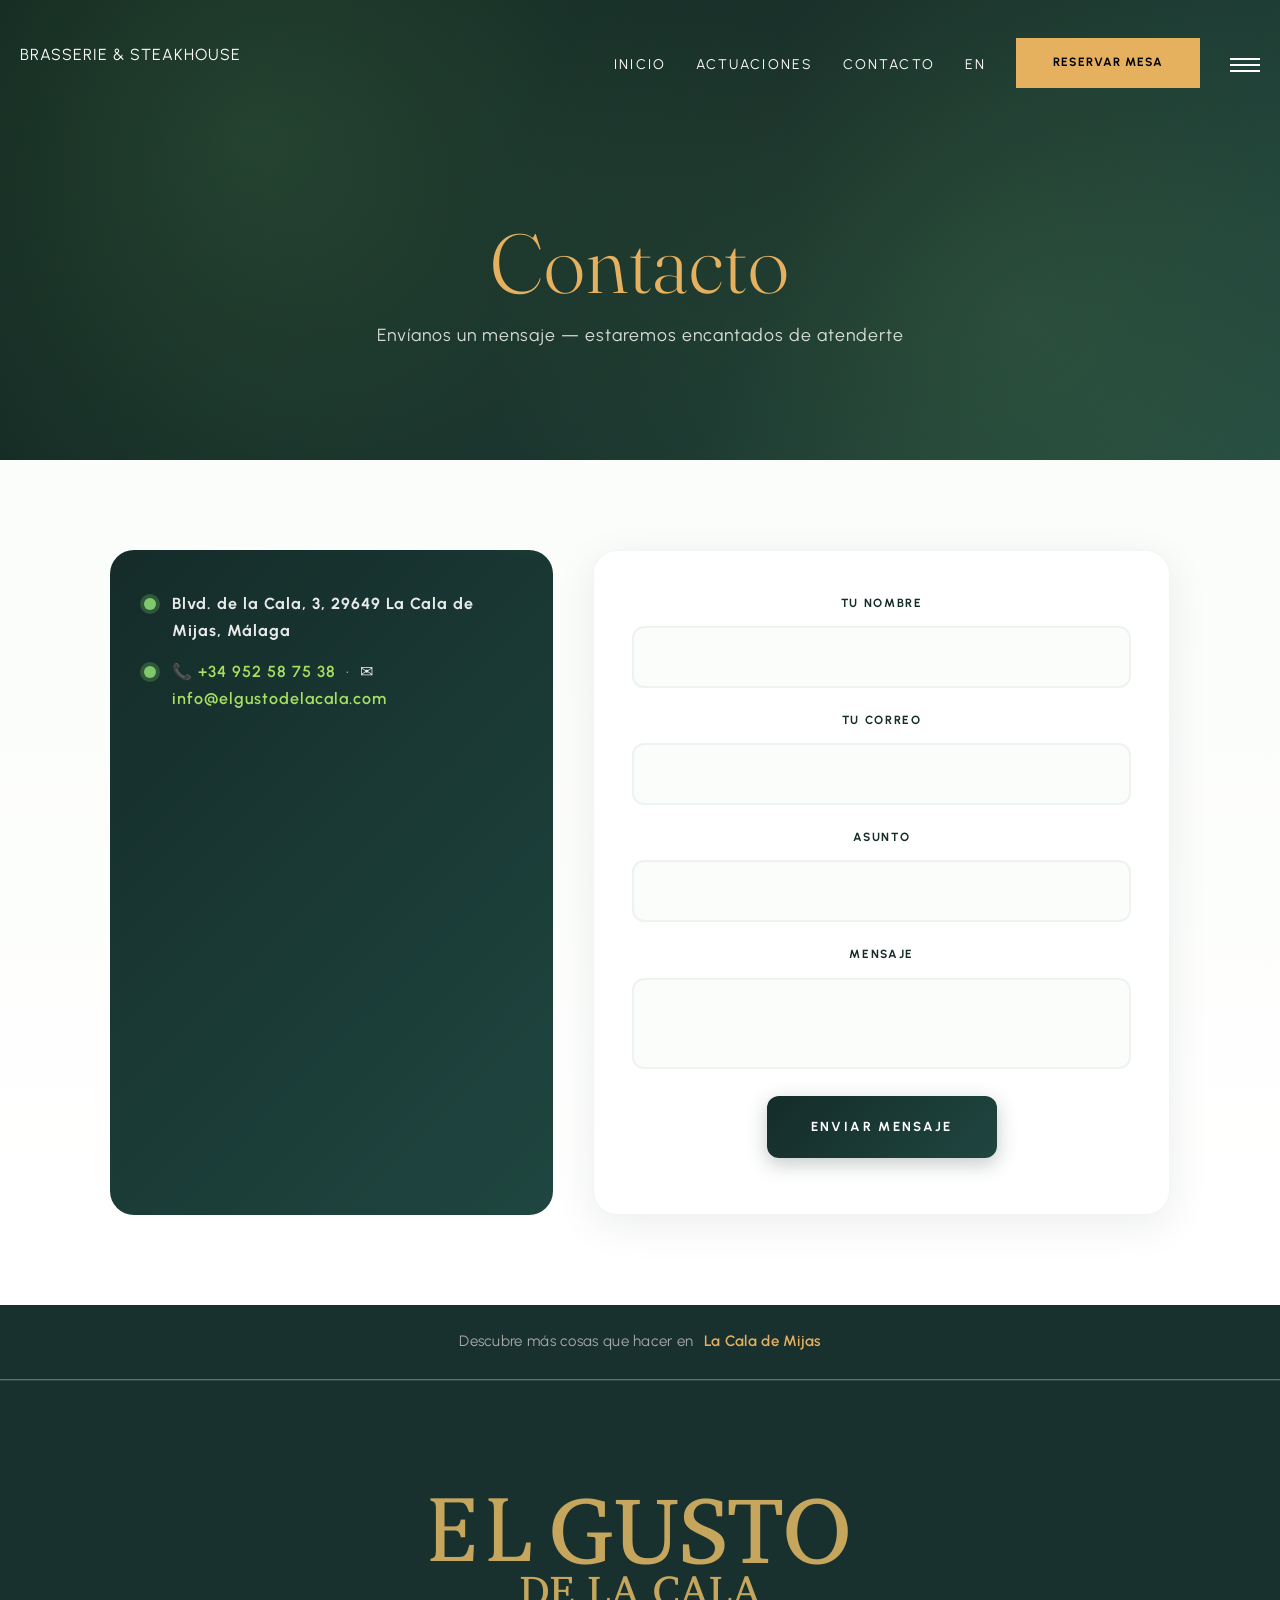
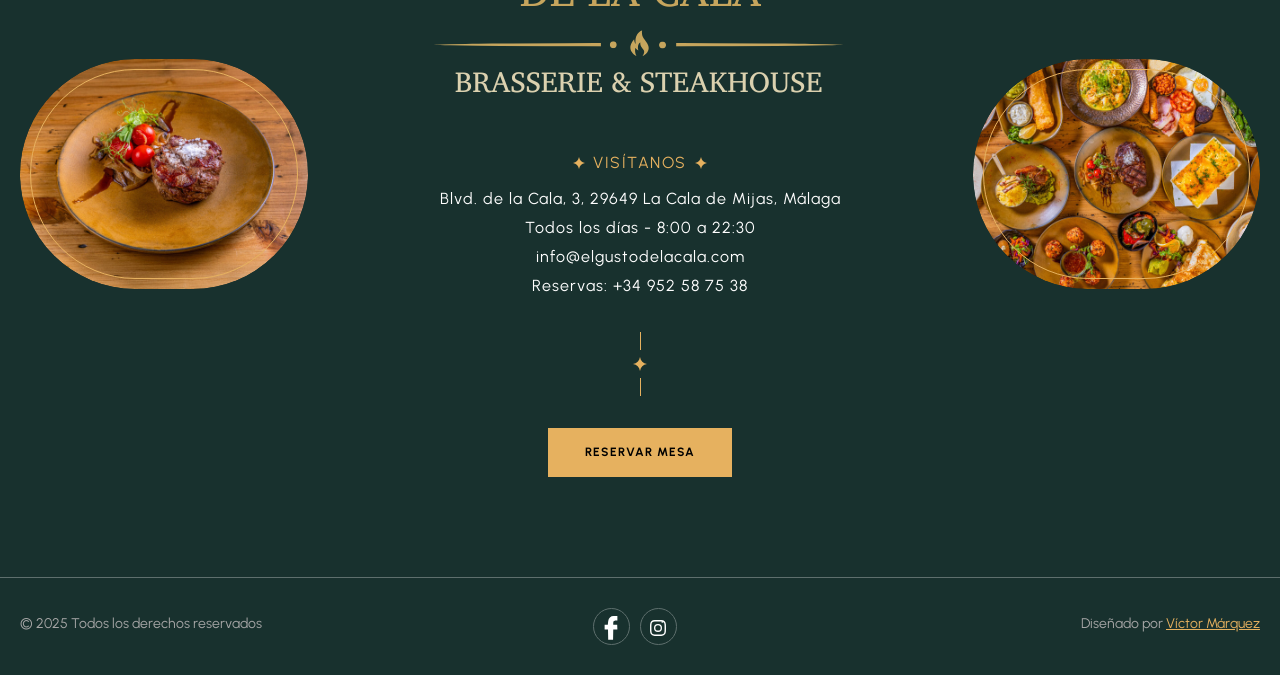
<file: contacto.html>
<!DOCTYPE html>
<html lang="es">
<head>
<meta charset="utf-8">
<title>Contacto – El Gusto de la Cala</title>
<meta name="description" content="Ponte en contacto con El Gusto de la Cala en La Cala de Mijas.">
<link href="css/bootstrap.css" rel="stylesheet">
<link href="css/style.css" rel="stylesheet">
<link rel="shortcut icon" href="images/favicon.png" type="image/x-icon">
<meta http-equiv="X-UA-Compatible" content="IE=edge">
<meta name="viewport" content="width=device-width, initial-scale=1.0">
<link href="css/responsive.css" rel="stylesheet">
<style>
  :root{--brand:#152c29;--brand2:#1f4640;--accent:#7ec96b;--accent2:#a8e063;}
  .page-banner{position:relative;padding:220px 0 110px;background:linear-gradient(135deg,#0d1f1d 0%,#152c29 50%,#1f4640 100%);color:#fff;text-align:center;overflow:hidden;}
  .page-banner::before{content:"";position:absolute;inset:0;background:radial-gradient(circle at 20% 30%,rgba(126,201,107,.18),transparent 50%),radial-gradient(circle at 80% 70%,rgba(168,224,99,.12),transparent 50%);pointer-events:none;}
  .page-banner .auto-container{position:relative;}
  .page-banner h1{font-family:var(--font-family-Fraunces) !important;font-size:clamp(2.8rem,6.5vw,5.5rem);margin:0 0 14px;color:rgb(230,177,95) !important;font-weight:300;letter-spacing:.01em;line-height:1.05;}
  .page-banner p{font-family:var(--font-family-Urbanist) !important;color:rgba(255,255,255,.85);font-size:1.1rem;max-width:600px;margin:0 auto;font-style:normal;opacity:1;}

  .shows-section{padding:90px 0;background:linear-gradient(180deg,#fafdf9 0%,#fff 100%);}
  .shows-section .auto-container{display:grid;grid-template-columns:repeat(auto-fit,minmax(380px,1fr));gap:26px;}
  .show-card{position:relative;display:flex;gap:24px;align-items:center;padding:28px;background:#fff;border-radius:20px;margin:0;border:1px solid rgba(21,44,41,.08);box-shadow:0 4px 20px rgba(21,44,41,.05);transition:all .4s cubic-bezier(.4,0,.2,1);overflow:hidden;}
  .show-card::before{content:"";position:absolute;top:0;left:0;right:0;height:4px;background:linear-gradient(90deg,var(--brand),var(--accent));transform:scaleX(0);transform-origin:left;transition:transform .4s;}
  .show-card:hover{transform:translateY(-6px);box-shadow:0 20px 45px rgba(21,44,41,.15);border-color:var(--accent);}
  .show-card:hover::before{transform:scaleX(1);}
  .show-date{flex:0 0 90px;text-align:center;background:linear-gradient(135deg,var(--brand),var(--brand2));color:#fff;padding:18px 10px;border-radius:14px;box-shadow:0 6px 18px rgba(21,44,41,.25);}
  .show-date .day{font-family:var(--font-family-Fraunces) !important;font-size:2rem;font-weight:800;line-height:1;color:#fff;}
  .show-date .month{font-family:var(--font-family-Urbanist) !important;font-size:.72rem;letter-spacing:.18em;text-transform:uppercase;margin-top:6px;color:var(--accent2);font-weight:600;}
  .show-info{flex:1;min-width:0;}
  .show-info h3{font-family:var(--font-family-Fraunces) !important;margin:0 0 8px;font-size:1.3rem;color:#152c29 !important;font-weight:700;letter-spacing:-.01em;}
  .show-info .meta{font-family:var(--font-family-Urbanist) !important;display:inline-flex;color:var(--brand2);font-size:.78rem;font-weight:600;background:rgba(126,201,107,.15);padding:4px 12px;border-radius:20px;margin-bottom:10px;letter-spacing:.05em;}
  .show-info p{font-family:var(--font-family-Urbanist) !important;margin:0;color:#5a6b68;line-height:1.6;font-size:.95rem;}

  .contact-section{padding:90px 0;background:linear-gradient(180deg,#fafdf9 0%,#fff 100%);}
  .contact-section .auto-container{display:grid;grid-template-columns:1fr 1.3fr;gap:40px;max-width:1100px;}
  @media(max-width:900px){.contact-section .auto-container{grid-template-columns:1fr;}}
  .contact-info{background:linear-gradient(135deg,var(--brand),var(--brand2));color:#fff;padding:40px 34px;border-radius:24px;position:relative;overflow:hidden;}
  .contact-info::before{content:"";position:absolute;top:-40%;right:-30%;width:280px;height:280px;background:radial-gradient(circle,rgba(126,201,107,.3),transparent 70%);border-radius:50%;pointer-events:none;}
  .contact-info > *{position:relative;}
  .contact-info h3{font-family:var(--font-family-Fraunces) !important;color:#fff;margin:0 0 20px;font-size:1.4rem;}
  .contact-info p{font-family:var(--font-family-Urbanist) !important;color:rgba(255,255,255,.9);line-height:1.7;margin:0 0 14px;padding-left:28px;position:relative;}
  .contact-info p::before{content:"";position:absolute;left:0;top:8px;width:12px;height:12px;background:var(--accent);border-radius:50%;box-shadow:0 0 0 4px rgba(126,201,107,.25);}
  .contact-info a{color:var(--accent2);text-decoration:none;font-weight:600;}
  .contact-info a:hover{color:#fff;}
  .contact-form{background:#fff;padding:38px;border-radius:24px;box-shadow:0 10px 40px rgba(21,44,41,.08);border:1px solid rgba(21,44,41,.05);}
  .contact-form .field,.contact-form > div{margin-bottom:18px;}
  .contact-form label{font-family:var(--font-family-Urbanist) !important;display:block;margin-bottom:8px;font-weight:700;font-size:.74rem;letter-spacing:.14em;text-transform:uppercase;color:var(--brand);}
  .contact-form input,.contact-form textarea{font-family:var(--font-family-Urbanist) !important;width:100%;padding:14px 18px;border:2px solid #eef2f0;border-radius:12px;font-size:.98rem;font-family:inherit;background:#fafdf9;transition:all .25s;color:#152c29;}
  .contact-form input:focus,.contact-form textarea:focus{outline:none;border-color:var(--accent);background:#fff;box-shadow:0 0 0 4px rgba(126,201,107,.15);}
  .contact-form button{font-family:var(--font-family-Urbanist) !important;background:linear-gradient(135deg,var(--brand),var(--brand2));color:#fff;border:0;padding:16px 44px;font-size:.82rem;letter-spacing:.18em;text-transform:uppercase;font-weight:700;cursor:pointer;border-radius:12px;transition:all .3s;box-shadow:0 6px 20px rgba(21,44,41,.25);}
  .contact-form button:hover{transform:translateY(-2px);box-shadow:0 10px 30px rgba(21,44,41,.35);}
</style>
</head>
<body>
<div class="page-wrapper">
<header class="main-header header-down">
       <div class="header-top">
    <div class="auto-container">
        <div class="inner clearfix">
            <div class="top-left clearfix">
                <ul class="top-info clearfix">
                    <li><i class="icon far fa-map-marker-alt"></i> Blvd. de la Cala, 3, 29649 La Cala de Mijas, Málaga</li>
                    <li><i class="icon far fa-clock"></i> Todos los días: 8:00 a 22:30</li>
                </ul>
            </div>
            <div class="top-right clearfix">
                <ul class="top-info clearfix">
                    <li><a href="tel:+34952587538"><i class="icon far fa-phone"></i> +34 952 58 75 38</a></li>
                    <li><a href="mailto:info@elgustodelacala.com"><i class="icon far fa-envelope"></i> info@elgustodelacala.com</a></li>
                </ul>
            </div>
        </div>
    </div>
</div>
        <!-- Header Upper -->
        <div class="header-upper">        
            <div class="auto-container">
                <!-- Main Box -->
                <div class="main-box clearfix">
                   <!--Logo-->
<div class="logo-box">
    <div class="logo">
        <span title="BRASSERIE & STEAKHOUSE" class="logo-text">
            BRASSERIE & STEAKHOUSE
        </span>
    </div>
</div>

                    <div class="nav-box clearfix">
                        <!--Nav Outer-->
                        <div class="nav-outer clearfix">         
                           <nav class="main-menu">
    <ul class="navigation clearfix">
        <li ><a href="es.html">Inicio</a></li>
        <li><a href="actuaciones.html">Actuaciones</a></li>
        <li><a class="current-link" href="contacto.html">Contacto</a></li>
        <li><a href="en.html">EN</a></li>
    </ul>
</nav>
                            <!-- Main Menu End-->
                        </div>
                        <!--Nav Outer End-->

                        <div class="links-box clearfix">
                            <div class="link link-btn">
                                <a href="https://www.google.com/maps/reserve/v/dine/c/eWkR8ScB254?" class="theme-btn btn-style-one clearfix" target="_blank" rel="noopener">
                                    <span class="btn-wrap">
                                        <span class="text-one">reservar mesa</span>
                                        <span class="text-two">reservar mesa</span>
                                    </span>
                                </a>
                            </div>
                            <div class="link info-toggler">
                                <button class="info-btn" aria-label="Abrir información del restaurante">
                                    <span class="hamburger">
                                        <span class="top-bun"></span>
                                        <span class="meat"></span>
                                        <span class="bottom-bun"></span>
                                    </span>
                                </button>
                            </div>
                        </div>

                        <!-- Hidden Nav Toggler -->
                        <div class="nav-toggler">
                            <button class="hidden-bar-opener" aria-label="Abrir menú de navegación">
                                <span class="hamburger">
                                    <span class="top-bun"></span>
                                    <span class="meat"></span>
                                    <span class="bottom-bun"></span>
                                </span>
                            </button>
                        </div>

                    </div>

                </div>
            </div>
        </div>
    </header>
<!--Menu Backdrop-->
    <div class="menu-backdrop"></div>

    <!-- Hidden Navigation Bar -->
    <section class="hidden-bar">
        <!-- Hidden Bar Wrapper -->
        <div class="inner-box">
            <div class="cross-icon hidden-bar-closer"><span>X</span></div>
            <div class="logo-box"><a href="en.html" title="El Gusto de la Cala – Restaurante en La Cala de Mijas"><img src="images/resource/sidebar-logo.png" alt="image" title="El Gusto de la Cala – Restaurante en La Cala de Mijas"></a></div>
            
            <!-- .Side-menu -->
            <div class="side-menu">
    <ul class="navigation clearfix">
        <li><a href="es.html">Inicio</a></li>
        <li><a href="actuaciones.html">Actuaciones</a></li>
        <li><a href="contacto.html">Contacto</a></li>
        <li><a href="en.html">English</a></li>
    </ul>
</div>
            <!-- /.Side-menu -->
        
        </div><!-- / Hidden Bar Wrapper -->
    </section>
    <!-- / Hidden Bar -->

    <!--Info Back Drop-->
    <div class="info-back-drop"></div>
    
    <!-- Hidden Bar -->
    <section class="info-bar">
    <div class="inner-box">
        <div class="cross-icon"><span>X</span></div>
        <div class="image-box"><img src="images/resource/guarnicion.jpg" alt="image"></div>
        <div class="logo-box"><a href="en.html"><img src="images/resource/sidebar-logo.png" alt="image"></a></div>
        <h5>Visítanos</h5>
        <ul class="info">
            <li>Blvd. de la Cala, 3,<br>29649 La Cala de Mijas, Málaga</li>
            <li><span class="ib-ttl">Abierto todos los días</span> – 8:00 – 22:30</li>
            <li><a href="mailto:info@elgustodelacala.com">info@elgustodelacala.com</a></li>
        </ul>
        <div class="booking-info">
            <div class="bk-no"><a href="tel:+34952587538">Reservas: +34 952 58 75 38</a></div>
        </div>
    </div>
</section>
    <!--End Hidden Bar -->

<section class="page-banner">
  <h1>Contacto</h1>
  <p>Envíanos un mensaje — estaremos encantados de atenderte</p>
</section>
<section class="contact-section">
  <div class="auto-container">
    <div class="contact-info">
      <p><strong>Blvd. de la Cala, 3, 29649 La Cala de Mijas, Málaga</strong></p>
      <p>📞 <a href="tel:+34952587538">+34 952 58 75 38</a> &nbsp;·&nbsp; ✉ <a href="mailto:info@elgustodelacala.com">info@elgustodelacala.com</a></p>
    </div>
    <form class="contact-form" id="contactForm">
      <div class="form-group">
        <label for="name">Tu nombre</label>
        <input type="text" id="name" name="name" required>
      </div>
      <div class="form-group">
        <label for="email">Tu correo</label>
        <input type="email" id="email" name="email" required>
      </div>
      <div class="form-group">
        <label for="subject">Asunto</label>
        <input type="text" id="subject" name="subject" required>
      </div>
      <div class="form-group">
        <label for="message">Mensaje</label>
        <textarea id="message" name="message" required></textarea>
      </div>
      <div style="text-align:center;">
        <button type="submit">Enviar mensaje</button>
      </div>
    </form>
  </div>
</section>
<script>
document.getElementById('contactForm').addEventListener('submit', function(e){
  e.preventDefault();
  var subject = encodeURIComponent(document.getElementById('subject').value);
  var message = encodeURIComponent(
    'De: ' + document.getElementById('name').value + ' <' + document.getElementById('email').value + '>\n\n' +
    document.getElementById('message').value
  );
  window.location.href = 'mailto:info@elgustodelacala.com?subject=' + subject + '&body=' + message;
});
</script>

<div class="kayak-above-footer">
    <div class="auto-container">
        <div class="kayak-link">
            Descubre más cosas que hacer en
            <a href="https://www.kayak.es/La-Cala-de-Mijas.80484.guide" target="_blank" rel="noopener">La Cala de Mijas</a>
        </div>
    </div>
</div>
<footer class="main-footer">
        <div class="upper-section section-kt">
            <div class="auto-container">
                <div class="row clearfix">
                    <!--Footer Col-->
                    <div class="footer-col info-col col-lg-6 col-md-12 col-sm-12">
                        <div class="inner wow fadeInUp" data-wow-delay="0ms" data-wow-duration="1500ms">
                            <div class="content">
                                <div class="logo"><a href="en.html" title="El Gusto de la Cala – Restaurante en La Cala de Mijas"><img src="images/logo.png" alt="image" title="El Gusto de la Cala – Restaurante en La Cala de Mijas"></a></div>
                                <div class="info">
    <h6>Visítanos</h6>
    <ul>
        <li>Blvd. de la Cala, 3, 29649 La Cala de Mijas, Málaga</li>
        <li>Todos los días - 8:00 a 22:30</li>
        <li><a href="mailto:info@elgustodelacala.com">info@elgustodelacala.com</a></li>
        <li><a href="tel:+34952587538">Reservas: +34 952 58 75 38</a></li>
    </ul>
</div>
                                <div class="separator"><span> </span> </div>
                               <div class="newsletter">
                                <a href="https://www.google.com/maps/reserve/v/dine/c/eWkR8ScB254?"
                                   class="theme-btn btn-style-one clearfix" target="_blank" rel="noopener">
                                    <span class="btn-wrap">
                                        <span class="text-one">Reservar mesa</span>
                                        <span class="text-two">Reservar mesa</span>
                                    </span>
                                </a>
                            </div>
                        </div>
                    </div>
                </div>
                    <!--Footer Col-->
                    <div class="footer-col footer-image-col col-lg-3 col-md-6 col-sm-12">
                        <div class="footer-image">
                            <img src="images/resource/guarnicion.jpg" alt="image">
                        </div>
                    </div>
                    <!--Footer Col-->
                    <div class="footer-col footer-image-col last col-lg-3 col-md-6 col-sm-12">
                        <div class="footer-image">
                            <img src="images/resource/footer-img-2.jpg" alt="image">
                        </div>
                    </div>
                </div>
            </div>
        </div>

        <!-- last footer -->
        <div class="bottom_footer">
        <!-- container start -->
          <div class="auto-container">
            <!-- row start -->
            <div class="row clearfix">
              <div class="col-lg-4 col-md-4 col-sm-12">
                  <p>© 2025 Todos los derechos reservados</p>
              </div>

             <div class="col-lg-4 col-md-4 col-sm-12">
  <ul class="social_media">
    <li>
      <a href="https://www.facebook.com/p/El-Gusto-de-la-Cala-100041476102814/" aria-label="facebook" target="_blank" rel="noopener">
        <svg xmlns="http://www.w3.org/2000/svg" viewBox="0 0 64 64" width="24" height="24" fill="currentColor">
          <path d="m31.77 2c-1.49 1.02-3.62 3.13-4.73 4.68-1.23 1.72-2.3 5.45-2.77 9.58l-0.77 6.76-8.5-0.02v13h9l0.5 27.5h13l0.5-27.5h11l-0.5-12.5-10.5-0.5c0-8.37 0.35-9.14 2.5-10 1.38-0.55 3.85-1 5.5-1h3v-12c-12.58 0.13-15.22 0.64-17.23 2z"/>
        </svg>
      </a>
    </li>
    <li>
      <a href="https://www.instagram.com/elgustodelacala/" aria-label="instagram" target="_blank" rel="noopener">
        <svg xmlns="http://www.w3.org/2000/svg" viewBox="0 0 24 24" width="16" height="16" fill="currentColor">
          <path d="M12 2.163c3.204 0 3.584.012 4.85.07 3.252.148 4.771 1.691 4.919 4.919.058 1.265.069 1.645.069 4.849 0 3.205-.012 3.584-.069 4.849-.149 3.225-1.664 4.771-4.919 4.919-1.266.058-1.644.07-4.85.07-3.204 0-3.584-.012-4.849-.07-3.26-.149-4.771-1.699-4.919-4.92-.058-1.265-.07-1.644-.07-4.849 0-3.204.013-3.583.07-4.849.149-3.227 1.664-4.771 4.919-4.919 1.266-.057 1.645-.069 4.849-.069zm0-2.163c-3.259 0-3.667.014-4.947.072-4.358.2-6.78 2.618-6.98 6.98-.059 1.281-.073 1.689-.073 4.948 0 3.259.014 3.668.072 4.948.2 4.358 2.618 6.78 6.98 6.98 1.281.058 1.689.072 4.948.072 3.259 0 3.668-.014 4.948-.072 4.354-.2 6.782-2.618 6.979-6.98.059-1.28.073-1.689.073-4.948 0-3.259-.014-3.667-.072-4.947-.196-4.354-2.617-6.78-6.979-6.98-1.281-.059-1.69-.073-4.949-.073zm0 5.838a6.002 6.002 0 100 12.004 6.002 6.002 0 000-12.004zm0 10.004a4 4 0 110-8 4 4 0 010 8zm6.406-11.845a1.44 1.44 0 100-2.881 1.44 1.44 0 000 2.881z"/>
        </svg>
      </a>
    </li>
  </ul>
</div>

              <div class="col-lg-4 col-md-4 col-sm-12">
                  <p class="developer_text">Diseñado por <a href="https://vmarquez.com/auditoria-hostelera/" target="_blank" rel="noopener">Víctor Márquez</a></p>
              </div>
            </div>
          <!-- row end -->
          </div>
          <!-- container end -->
        </div>
</footer>
</div>
<script src="js/jquery.js"></script>
<script src="js/swiper.js"></script>
<script src="js/wow.js"></script>
<script src="js/script-clean.js"></script>
<script src="js/custom-script.js"></script>
</body>
</html>
</file>
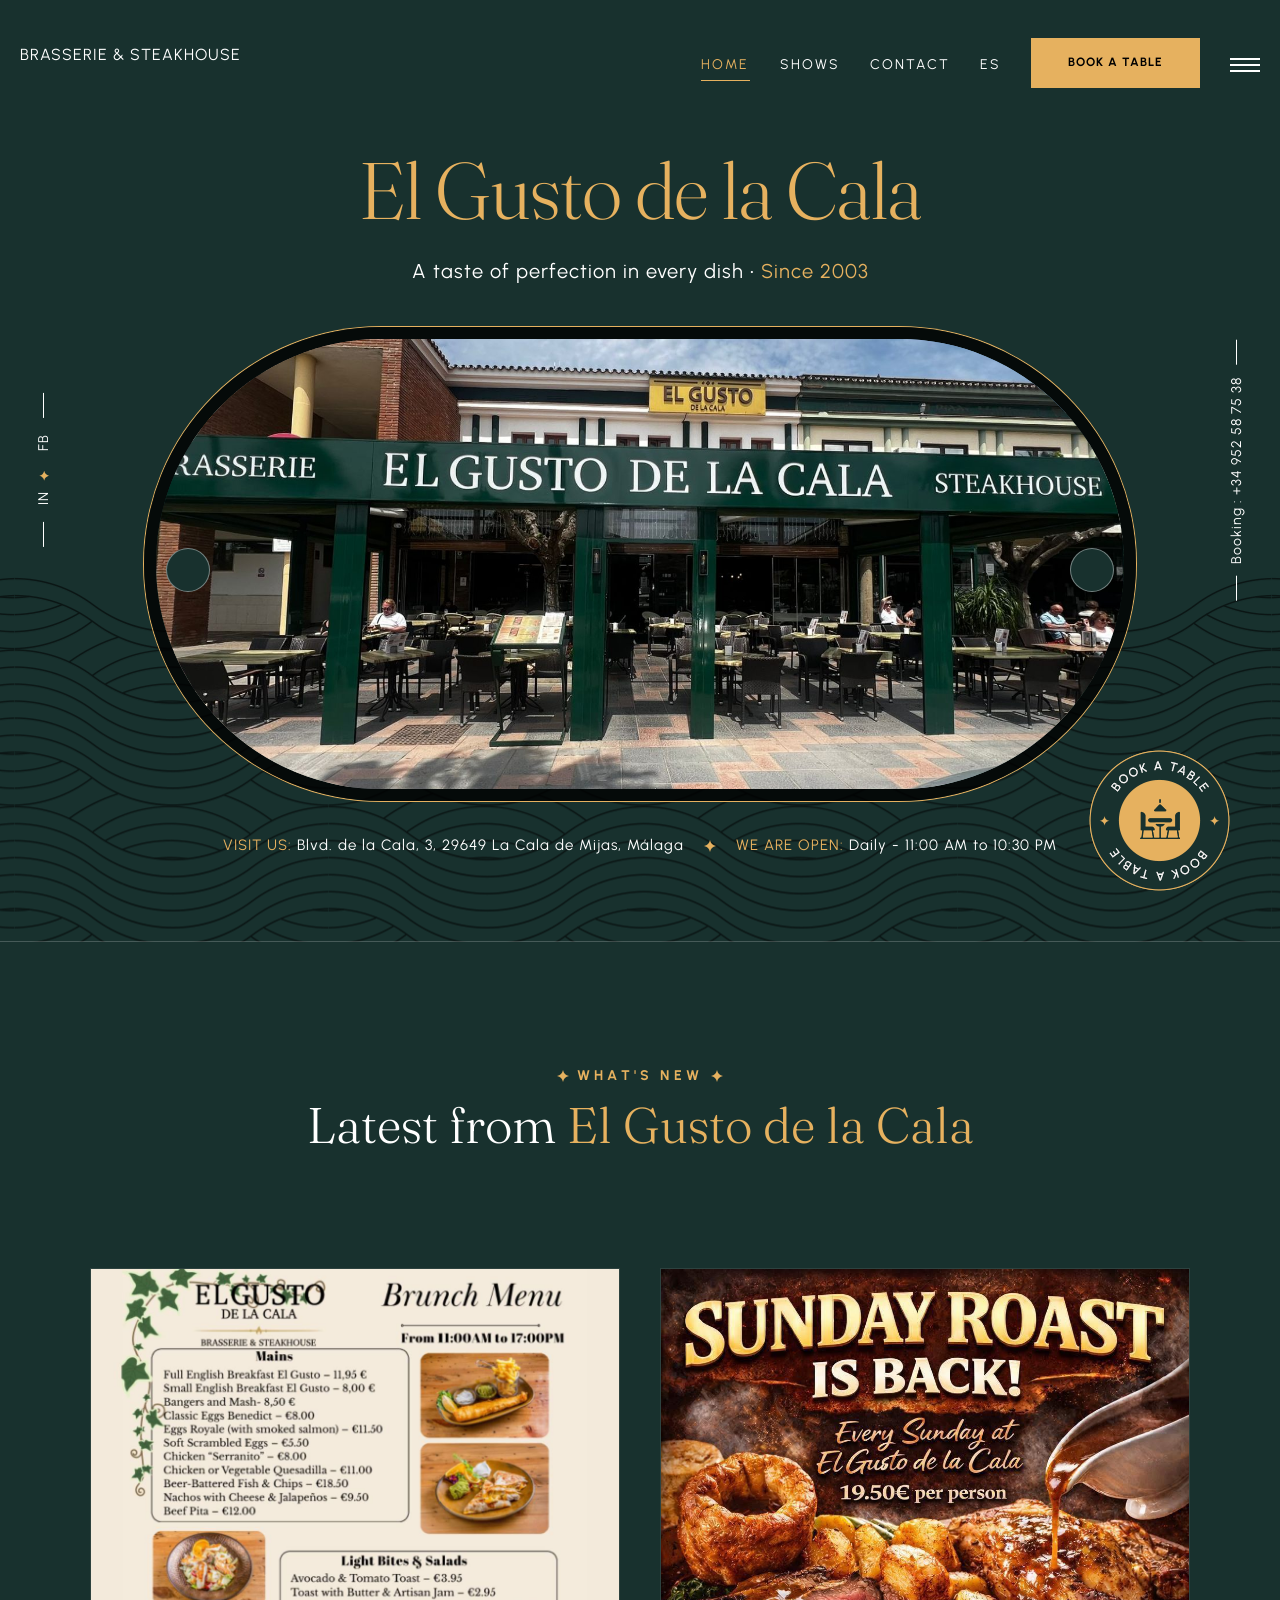
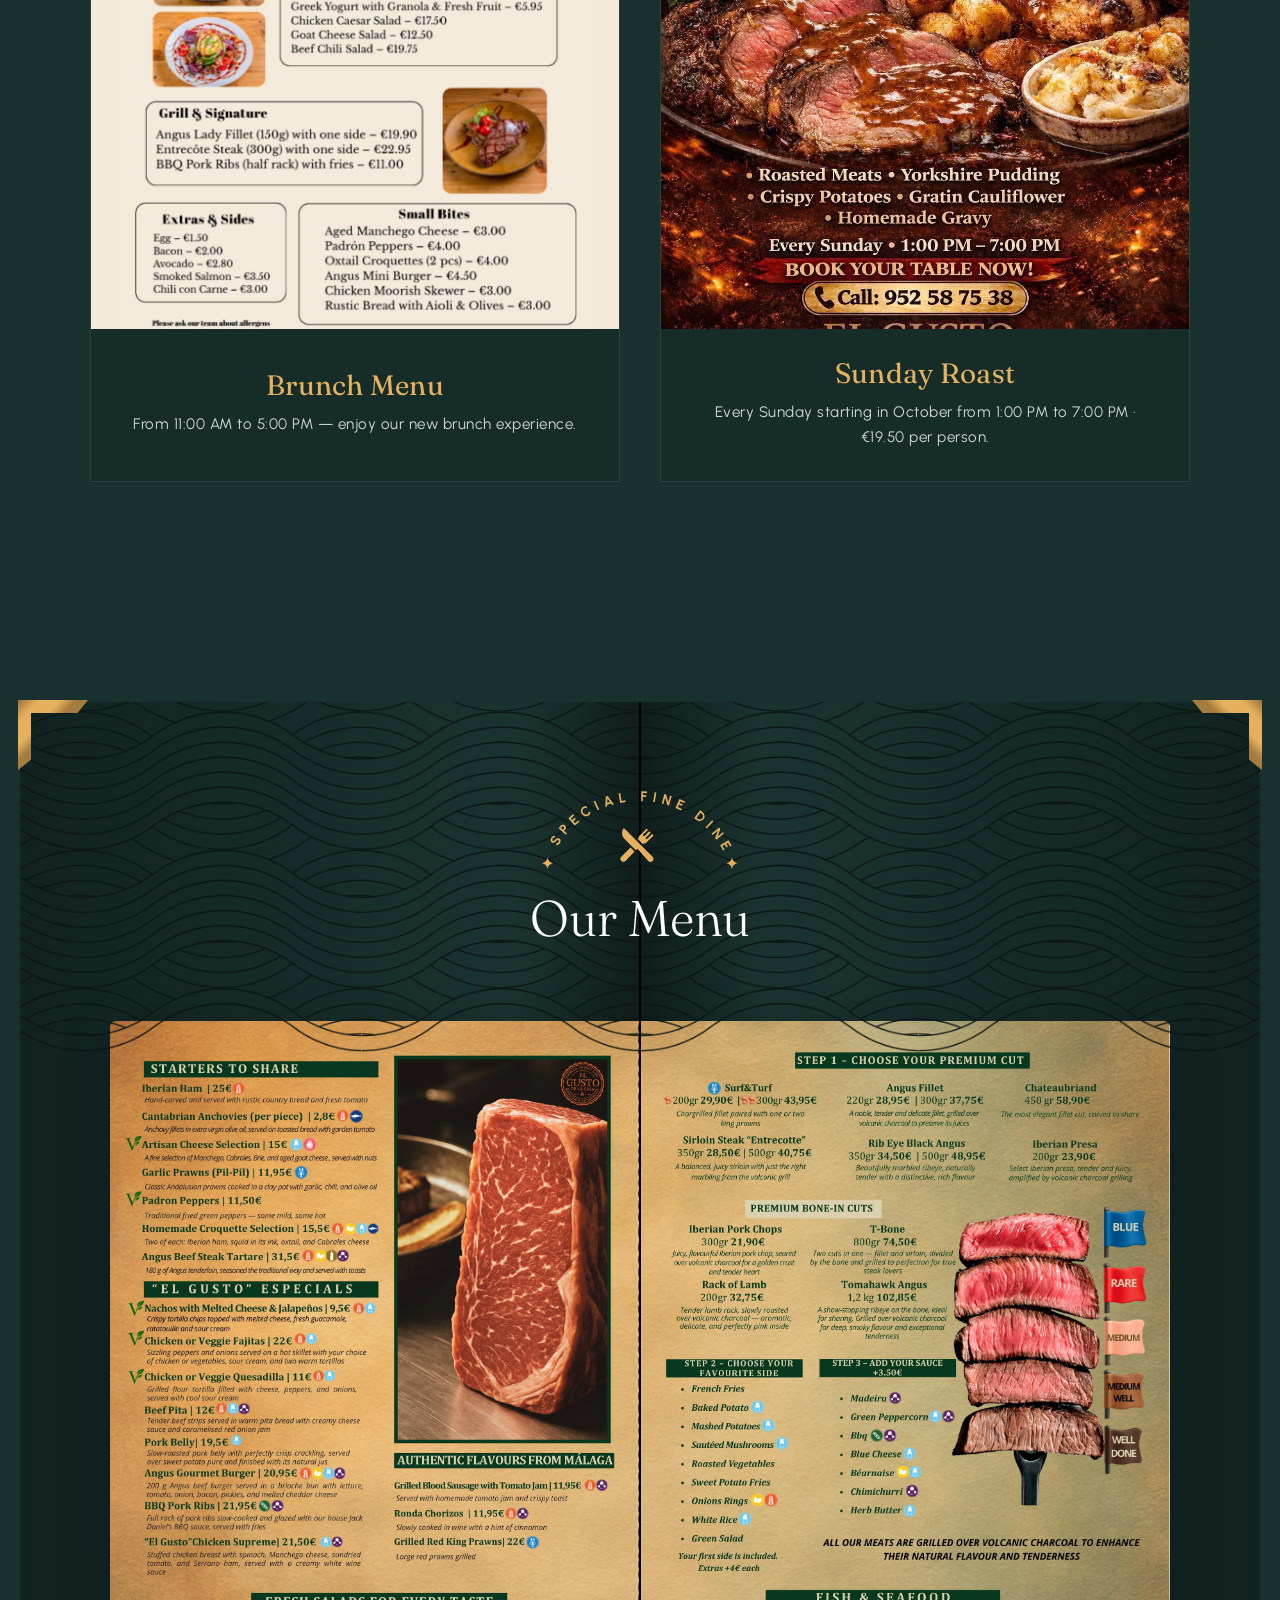
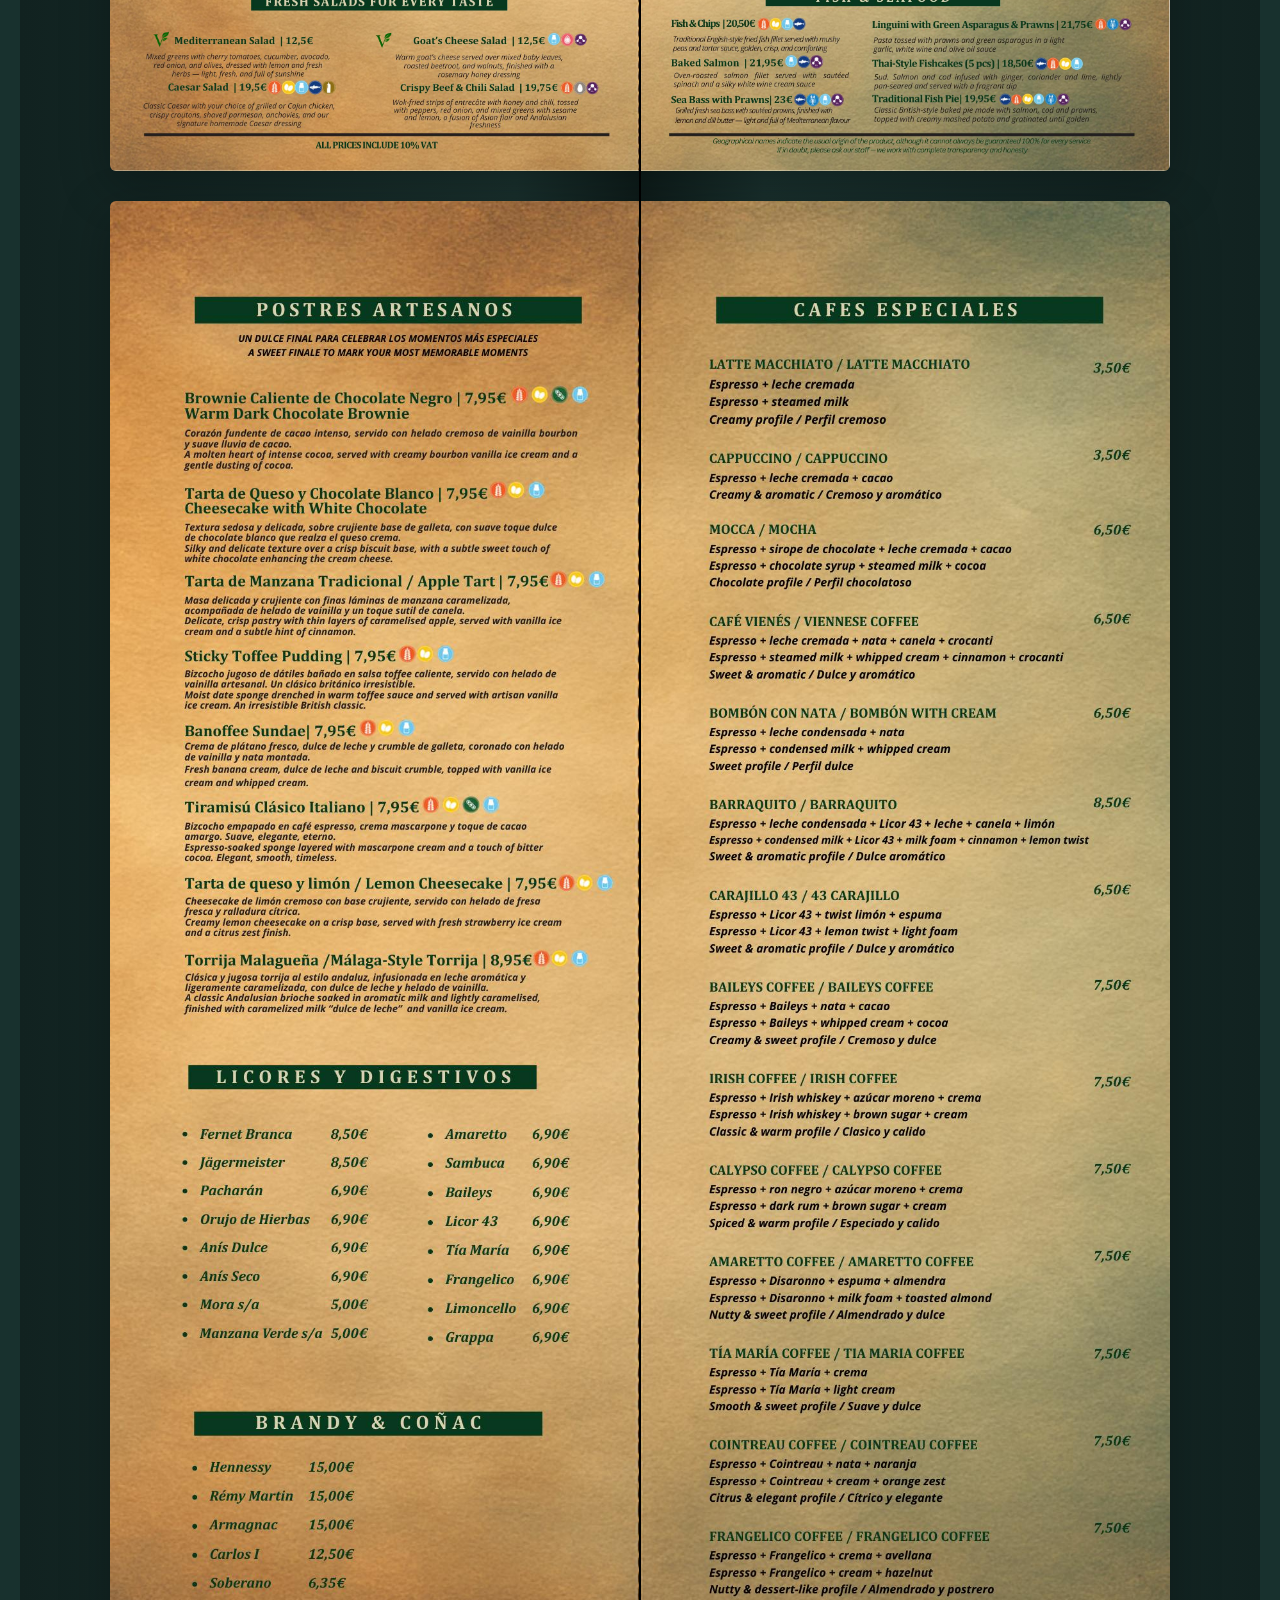
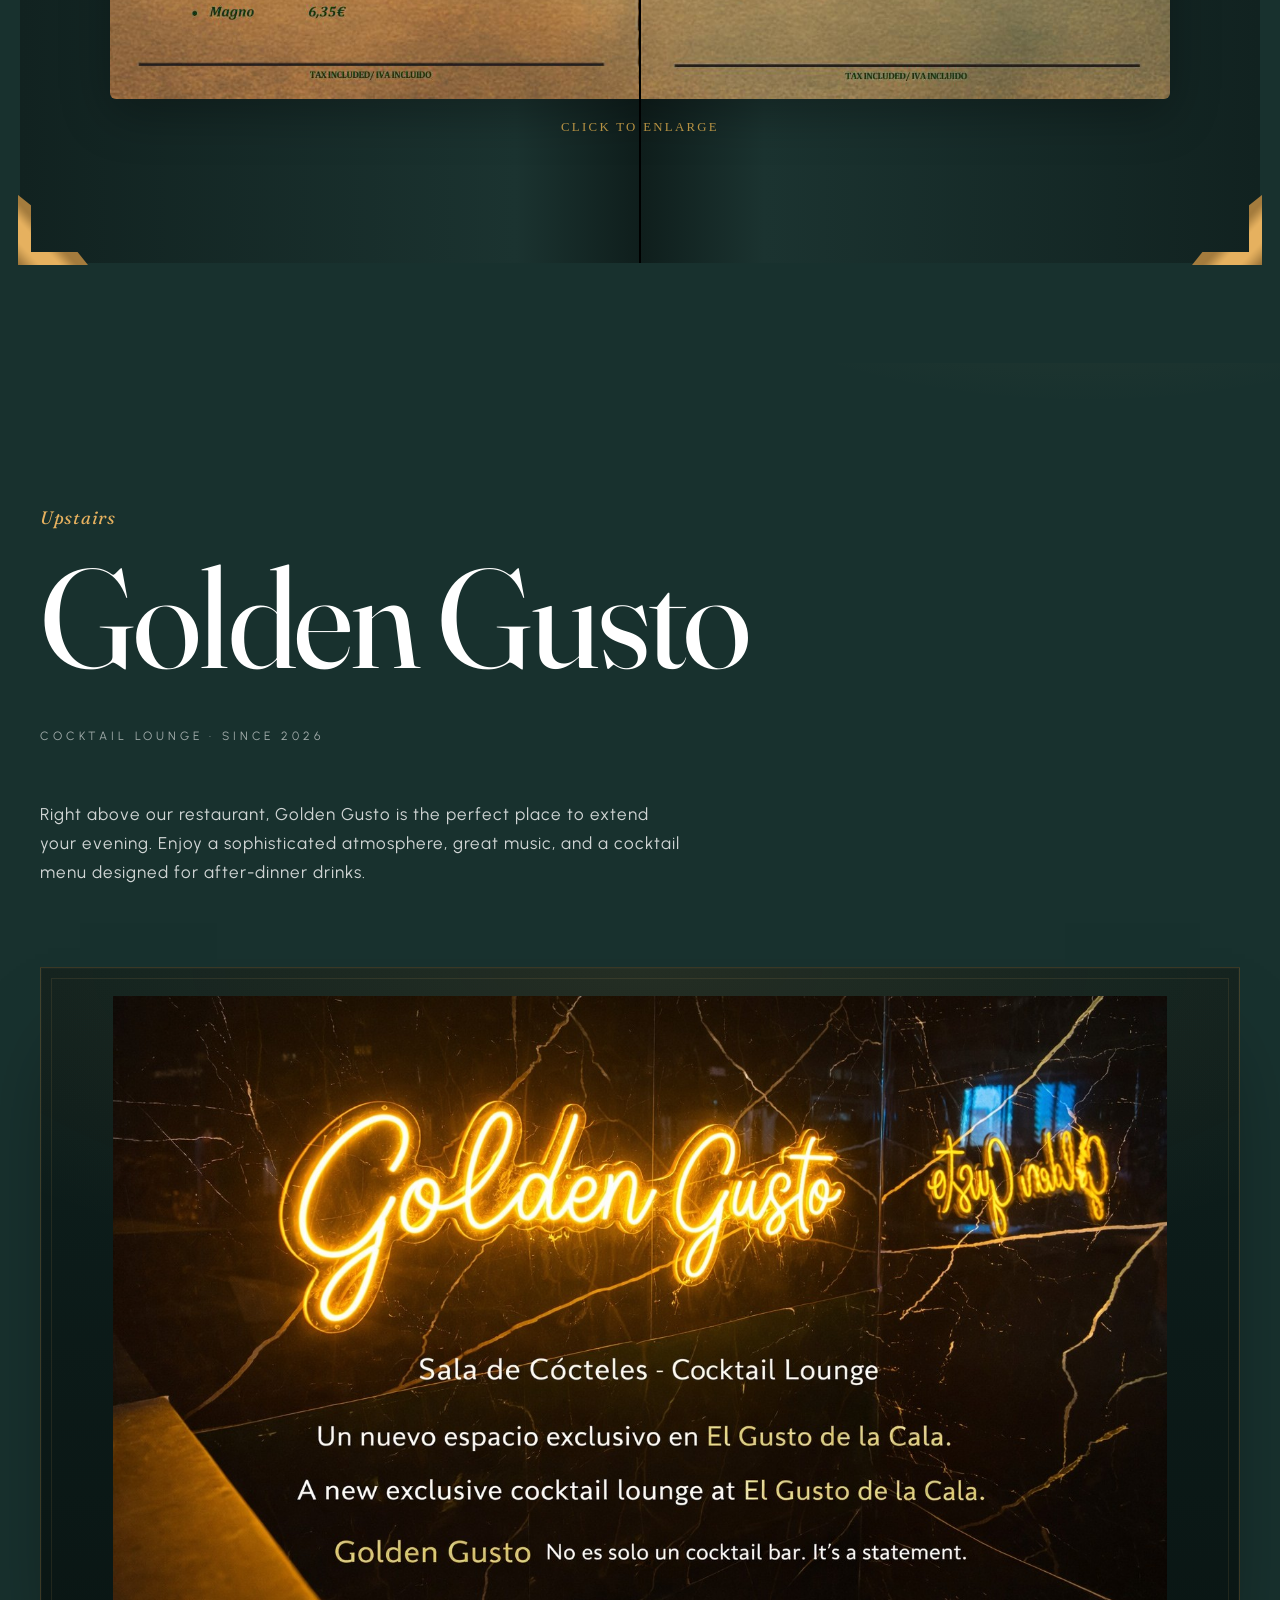
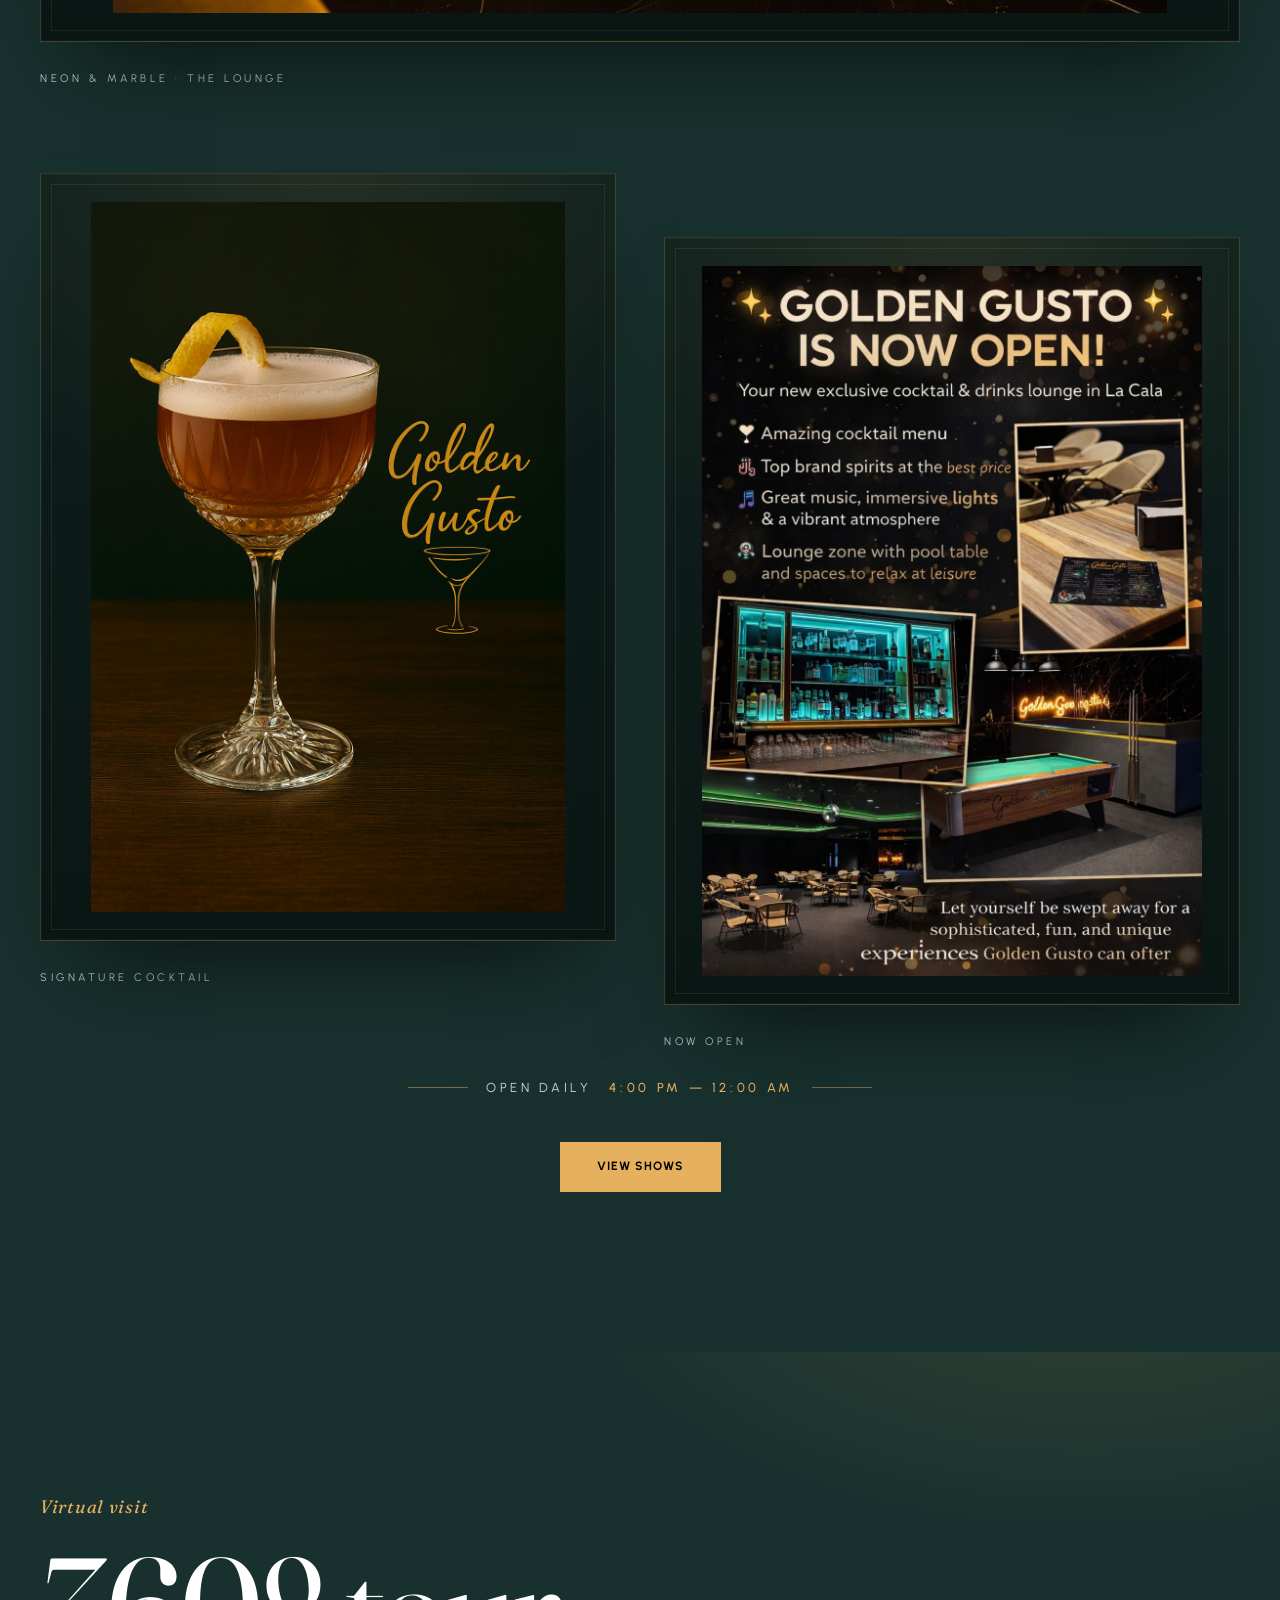
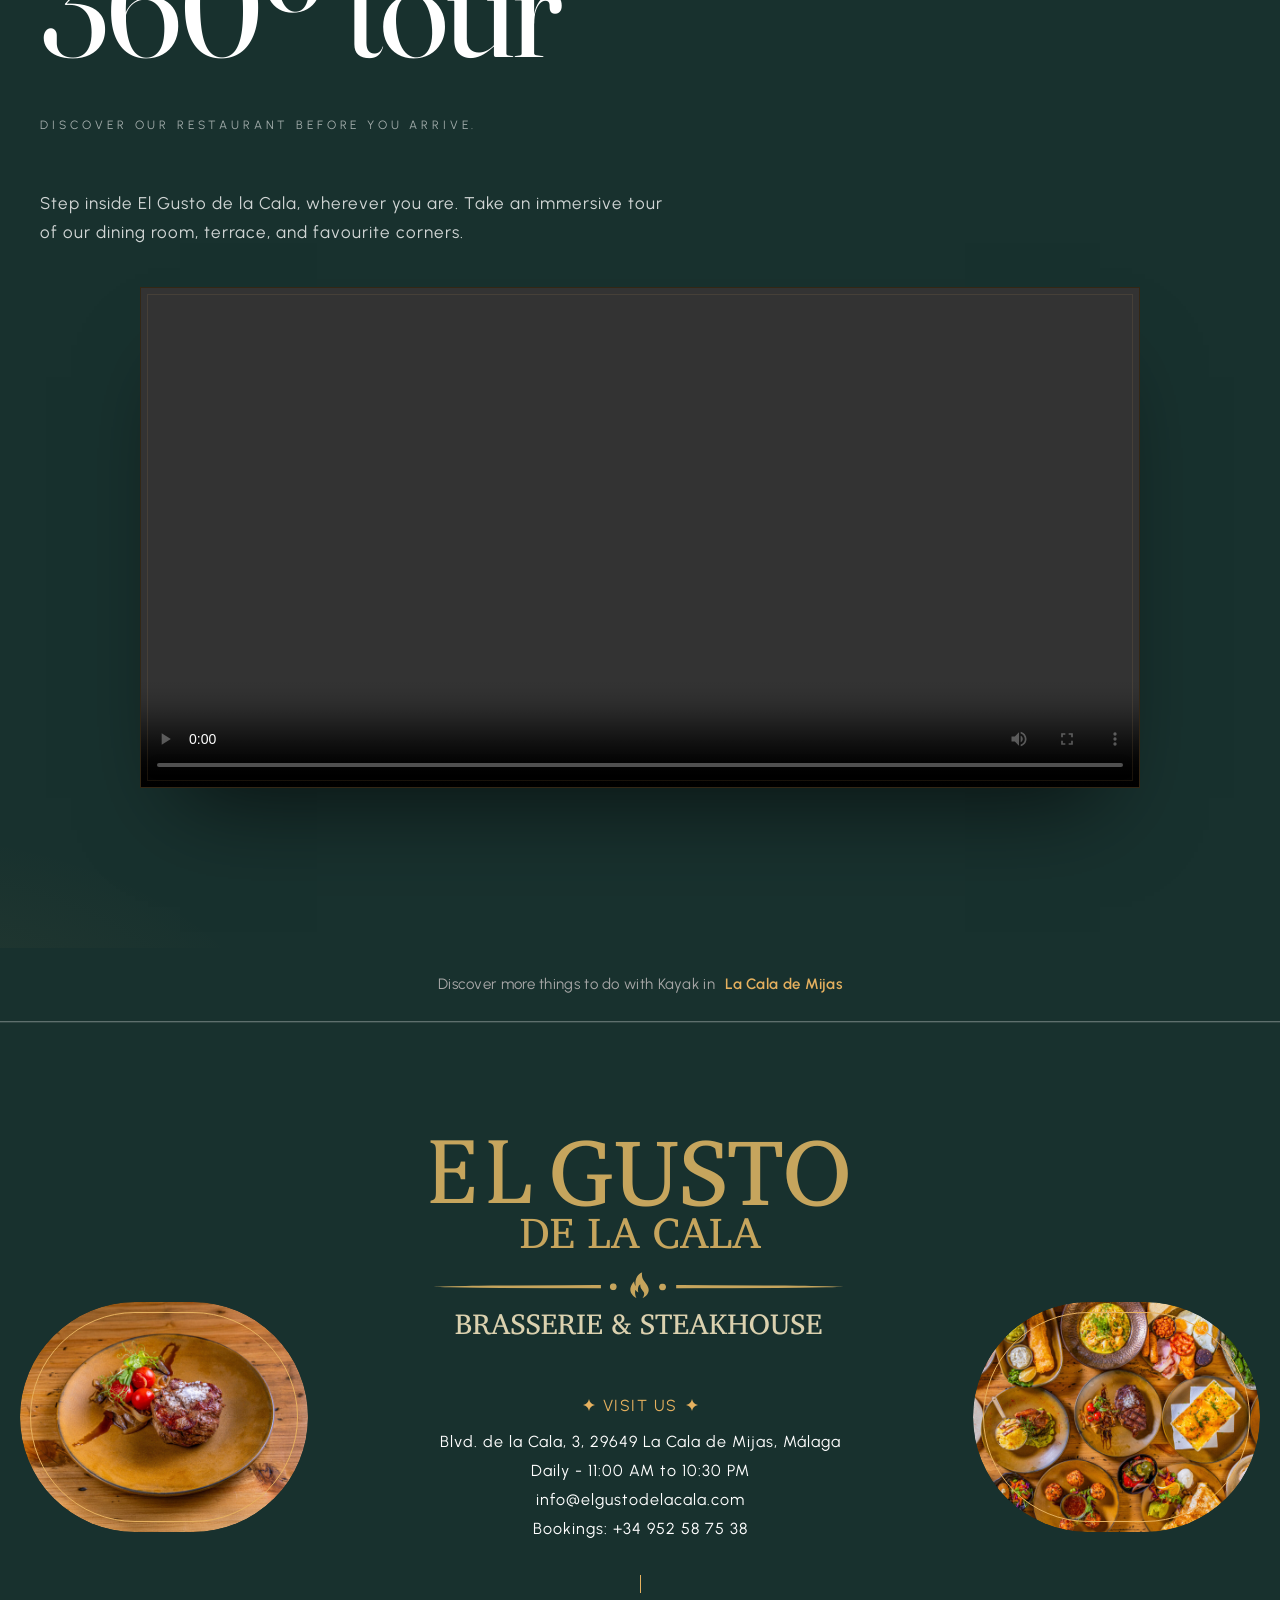
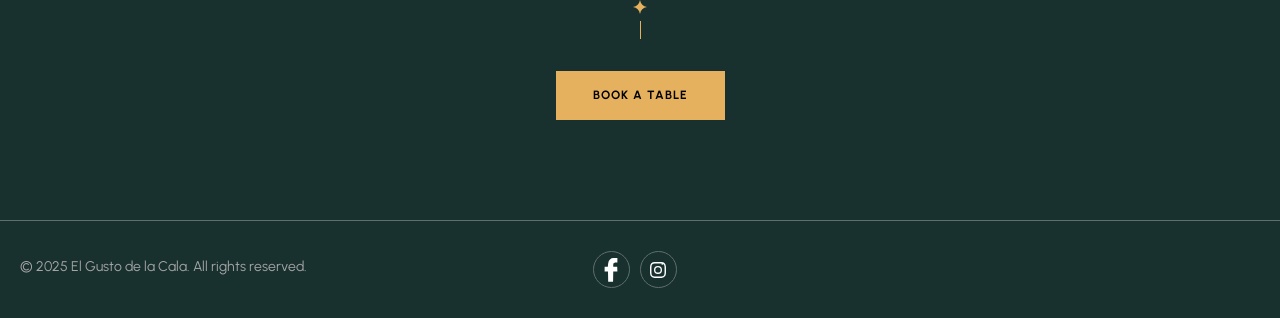
<file: en.html>
<!DOCTYPE html>
<html lang="en">
<head>
<meta charset="utf-8">
<title>El Gusto de la Cala – Restaurant in La Cala de Mijas</title>
<meta name="description" content="El Gusto de la Cala – Restaurant in La Cala de Mijas. Enjoy Mediterranean cuisine with a touch of perfection in every dish. Open daily from 11:00 AM to 10:30 PM.">

 <!-- Open Graph / Social -->
  <meta property="og:title" content="El Gusto de la Cala – Restaurant in La Cala de Mijas">
  <meta property="og:description" content="Restaurant whith a taste of perfection in every dish - Since 2003">
  <meta property="og:type" content="website">
  <meta property="og:url" content="https://elgustodelacala.com">
  <meta property="og:image" content="https://elgustodelacala/images/logo.png">
<!-- Stylesheets -->
<link href="css/bootstrap.css" rel="stylesheet">
<link href="css/style.css" rel="stylesheet">
<link rel="shortcut icon" href="images/favicon.png" type="image/x-icon">
<link rel="icon" href="images/favicon.png" type="image/x-icon">
<!-- Responsive -->
<meta http-equiv="X-UA-Compatible" content="IE=edge">
<meta name="viewport" content="width=device-width, initial-scale=1.0">
<link href="css/responsive.css" rel="stylesheet">

</head>

<body>
  <div class="page-wrapper"> 
  
    
    <!-- Main Header-->
    <header class="main-header header-down">
       <div class="header-top">
    <div class="auto-container">
        <div class="inner clearfix">
            <div class="top-left clearfix">
                <ul class="top-info clearfix">
                    <li><i class="icon far fa-map-marker-alt"></i> Blvd. de la Cala, 3, 29649 La Cala de Mijas, Málaga</li>
                    <li><i class="icon far fa-clock"></i> Daily: 11:00 AM to 10:30 PM</li>
                </ul>
            </div>
            <div class="top-right clearfix">
                <ul class="top-info clearfix">
                    <li><a href="tel:+34952587538" target="_top"><i class="icon far fa-phone"></i> +34 952 58 75 38</a></li>
                    <li><a href="mailto:info@elgustodelacala.com" target="_top"><i class="icon far fa-envelope"></i> info@elgustodelacala.com</a></li>
                </ul>
            </div>
        </div>
    </div>
</div>
        <!-- Header Upper -->
        <div class="header-upper">        
            <div class="auto-container">
                <!-- Main Box -->
                <div class="main-box clearfix">
                   <!--Logo-->
<div class="logo-box">
    <div class="logo">
        <span title="BRASSERIE & STEAKHOUSE" class="logo-text">
            BRASSERIE & STEAKHOUSE
        </span>
    </div>
</div>

                    <div class="nav-box clearfix">
                        <!--Nav Outer-->
                        <div class="nav-outer clearfix">         
                           <nav class="main-menu">
    <ul class="navigation clearfix">
        <li class="current"><a href="en.html">Home</a></li>
        <li><a href="shows.html">Shows</a></li>
        <li><a href="mailto:info@elgustodelacala.com" target="_top">Contact</a></li>
        <li><a href="es.html">ES</a></li>
    </ul>
</nav>
                            <!-- Main Menu End-->
                        </div>
                        <!--Nav Outer End-->

                        <div class="links-box clearfix">
                            <div class="link link-btn">
                                <a href="https://www.google.com/maps/reserve/v/dine/c/eWkR8ScB254?" class="theme-btn btn-style-one clearfix" target="_blank" rel="noopener">
                                    <span class="btn-wrap">
                                        <span class="text-one">Book a Table</span>
                                        <span class="text-two">Book a Table</span>
                                    </span>
                                </a>
                            </div>
                            <div class="link info-toggler">
                                <button class="info-btn" aria-label="Abrir información del restaurante">
                                    <span class="hamburger">
                                        <span class="top-bun"></span>
                                        <span class="meat"></span>
                                        <span class="bottom-bun"></span>
                                    </span>
                                </button>
                            </div>
                        </div>

                        <!-- Hidden Nav Toggler -->
                        <div class="nav-toggler">
                            <button class="hidden-bar-opener" aria-label="Abrir menú de navegación">
                                <span class="hamburger">
                                    <span class="top-bun"></span>
                                    <span class="meat"></span>
                                    <span class="bottom-bun"></span>
                                </span>
                            </button>
                        </div>

                    </div>

                </div>
            </div>
        </div>
    </header>
    <!--End Main Header -->
    
    <!--Menu Backdrop-->
    <div class="menu-backdrop"></div>

    <!-- Hidden Navigation Bar -->
    <section class="hidden-bar">
        <!-- Hidden Bar Wrapper -->
        <div class="inner-box">
            <div class="cross-icon hidden-bar-closer"><span>X</span></div>
            <div class="logo-box"><a href="en.html" title="El Gusto de la Cala – Restaurant in La Cala de Mijas"><img src="images/resource/sidebar-logo.png" alt="image" title="El Gusto de la Cala – Restaurant in La Cala de Mijas"></a></div>
            
            <!-- .Side-menu -->
            <div class="side-menu">
    <ul class="navigation clearfix">
        <li><a href="en.html">Home</a></li>
        <li><a href="shows.html">Shows</a></li>
        <li><a href="mailto:info@elgustodelacala.com" target="_top">Contact</a></li>
        <li><a href="es.html">Español</a></li>
    </ul>
</div>
            <!-- /.Side-menu -->
        
        </div><!-- / Hidden Bar Wrapper -->
    </section>
    <!-- / Hidden Bar -->

    <!--Info Back Drop-->
    <div class="info-back-drop"></div>
    
    <!-- Hidden Bar -->
    <section class="info-bar">
    <div class="inner-box">
        <div class="cross-icon"><span>X</span></div>
        <div class="image-box"><img src="images/resource/guarnicion.jpg" alt="image"></div>
        <div class="logo-box"><a href="en.html"><img src="images/resource/sidebar-logo.png" alt="image"></a></div>
        <h5>Visit Us</h5>
        <ul class="info">
            <li>Blvd. de la Cala, 3,<br>29649 La Cala de Mijas, Málaga</li>
            <li><span class="ib-ttl">Open Daily</span> – 11:00 AM – 10:30 PM</li>
            <li><a href="mailto:info@elgustodelacala.com" target="_top">info@elgustodelacala.com</a></li>
        </ul>
        <div class="booking-info">
            <div class="bk-no"><a href="tel:+34952587538" target="_top">Booking: +34 952 58 75 38</a></div>
        </div>
    </div>
</section>
    <!--End Hidden Bar -->

    <section class="banner-section">

        <!-- social link -->
        <div class="banner-social-list">
          <span class="line"></span>

          <ul class="custom-ul">
    <li><a href="https://www.facebook.com/p/El-Gusto-de-la-Cala-100041476102814/" target="_blank" rel="noopener">FB</a></li>
    <li><a href="https://www.instagram.com/elgustodelacala/" target="_blank" rel="noopener">IN</a></li>
</ul>

          <span class="line"></span>
        </div>

        <!-- social link -->
        <div class="banner-call">
          <span class="line"></span>

          <ul class="call-ul">
            <li><a href="tel:+34 952 58 75 38" target="_top">Booking : +34 952 58 75 38</a></li>
          </ul>

          <span class="line"></span>
        </div>

          <!-- Banner Inner Container -->
          <div class="banner-container">
            <div class="auto-container">

                <!--  Text content moved above Swiper -->
                <div class="content-box banner-text-top">
                <div class="content">
                  <div class="clearfix">
                    <div class="inner">
                      <h1 class="theme_color">El Gusto de la Cala</h1>
                      <div class="text">A taste of perfection in every dish • <span class="theme_color">Since 2003</span></div>
                    </div>
                  </div>
                </div>
                </div>

                <!--  Slider image inside container -->
                <div class="banner-slider slider-contained">
                <div class="swiper-wrapper">
                  <!--Slide Item-->
                  <div class="swiper-slide slide-item">
                    <div class="image-layer" style="background-image: url(images/main-slider/fachada.jpg);"></div>
                  </div>
                 
                </div>

                <div class="swiper-button-prev"><span class="fal fa-angle-left"></span></div>
                <div class="swiper-button-next"><span class="fal fa-angle-right"></span></div>
                </div>

                <!--  location and time info -->
               <div class="hero-info">
    <div class="top-bar-content">
        <div class="info-item">
            <span class="label">VISIT US:</span> Blvd. de la Cala, 3, 29649 La Cala de Mijas, Málaga
        </div>
        <div class="separator">
            <img src="images/icons/star-element.svg" alt="separator">
        </div>
        <div class="info-item">
            <span class="label">WE ARE OPEN:</span> Daily - 11:00 AM to 10:30 PM
        </div>
    </div>
</div>

            </div>
          </div>

          <a href="https://www.google.com/maps/reserve/v/dine/c/eWkR8ScB254?" class="book-btn" target="_blank" rel="noopener">
    <span class="icon"> <img src="images/resource/book-icon-1.png" alt="image"> </span>
</a>
    </section>
    <!-- What's New Section -->
    <section class="news-section section-kt" id="news">
        <div class="auto-container">
            <div class="title-box centered">
                <div class="subtitle"><span>What's New</span></div>
                <h2>Latest from <span class="theme_color">El Gusto de la Cala</span></h2>
            </div>
            <div class="news-grid">
                <figure class="news-card">
                    <div class="news-media">
                        <img src="images/novedades/carta-brunch.jpg" alt="Brunch Menu El Gusto de la Cala" loading="lazy" onclick="openMenuLightbox('images/novedades/carta-brunch.jpg')">
                    </div>
                    <figcaption>
                        <h3>Brunch Menu</h3>
                        <p>From 11:00 AM to 5:00 PM — enjoy our new brunch experience.</p>
                    </figcaption>
                </figure>
                <figure class="news-card">
                    <div class="news-media news-media--top">
                        <img src="images/novedades/sunday-roast.jpg" alt="Sunday Roast El Gusto de la Cala" loading="lazy" onclick="openMenuLightbox('images/novedades/sunday-roast.jpg')">
                    </div>
                    <figcaption>
                        <h3>Sunday Roast</h3>
                        <p>Every Sunday starting in October from 1:00 PM to 7:00 PM · €19.50 per person.</p>
                    </figcaption>
                </figure>
            </div>
        </div>
    </section>



     <!--Menu Section-->
    <section class="menu-card-style-section section-kt">
        <div class="auto-container">
            <div class="menu-card-main">
                <div class="top-pattern"> </div>
                <div class="title-box centered">
                    <div class="title-badge"> <img src="images/resource/menu-title-badge.svg" alt="image" title="image"> </div>
                    <h2>Our Menu</h2>
                </div>

                <!-- menu card corner images -->
                <img class="menu-card-corner top-left" src="images/resource/menucard-corner-left-top.png" alt="image">
                <img class="menu-card-corner top-right" src="images/resource/menucard-corner-right-top.png" alt="image">
                <img class="menu-card-corner bottom-left" src="images/resource/menucard-corner-left-bottom.png" alt="image">
                <img class="menu-card-corner bottom-right" src="images/resource/menucard-corner-right-bottom.png" alt="image">

            <div class="menu-image-wrap">
                <img src="images/resource/carta-desktop-en.jpg" alt="El Gusto de la Cala Menu" class="menu-image menu-full" loading="lazy" onclick="openMenuLightbox('images/resource/carta-desktop-en.jpg')">
                <img src="images/resource/carta-postres-en.jpg" alt="El Gusto de la Cala Desserts Menu" class="menu-image menu-full" loading="lazy" onclick="openMenuLightbox('images/resource/carta-postres-en.jpg')">
                <div class="menu-pages">
                    <img src="images/resource/carta-top-en.jpg" alt="El Gusto de la Cala Menu 1" class="menu-image" loading="lazy" onclick="openMenuLightbox('images/resource/carta-top-en.jpg')">
                    <img src="images/resource/carta-bottom-en.jpg" alt="El Gusto de la Cala Menu 2" class="menu-image" loading="lazy" onclick="openMenuLightbox('images/resource/carta-bottom-en.jpg')">
                    <img src="images/resource/carta-postres-en.jpg" alt="El Gusto de la Cala Desserts Menu" class="menu-image" loading="lazy" onclick="openMenuLightbox('images/resource/carta-postres-en.jpg')">
                </div>
                <div class="menu-zoom-hint">Click to enlarge</div>
            </div>
            <div id="menuLightbox" class="menu-lightbox" onclick="if(event.target===this||event.target.classList.contains('menu-lightbox-inner'))closeMenuLightbox()">
                <button class="menu-lightbox-close" aria-label="Close" onclick="closeMenuLightbox()">×</button>
                <div class="menu-lightbox-inner">
                    <img id="menuLightboxImg" src="images/resource/carta.jpg" alt="El Gusto de la Cala Menu">
                </div>
            </div>
            <script>
(function(){
  var lb, img, isDown=false, startX=0, startY=0, scrollX=0, scrollY=0, moved=false;
  function ensure(){ if(!lb){ lb=document.getElementById('menuLightbox'); img=document.getElementById('menuLightboxImg'); bind(); } }
  function bind(){
    img.addEventListener('click', function(e){
      e.stopPropagation();
      if(moved){ moved=false; return; }
      if(lb.classList.contains('zoomed')){
        lb.classList.remove('zoomed');
      } else {
        var r=img.getBoundingClientRect();
        var px=(e.clientX-r.left)/r.width;
        var py=(e.clientY-r.top)/r.height;
        lb.classList.add('zoomed');
        requestAnimationFrame(function(){
          lb.scrollLeft = img.offsetWidth*px - lb.clientWidth/2;
          lb.scrollTop = img.offsetHeight*py - lb.clientHeight/2;
        });
      }
    });
    img.addEventListener('mousedown', function(e){
      if(!lb.classList.contains('zoomed')) return;
      isDown=true; moved=false;
      startX=e.clientX; startY=e.clientY;
      scrollX=lb.scrollLeft; scrollY=lb.scrollTop;
      img.classList.add('grabbing');
      e.preventDefault();
    });
    window.addEventListener('mousemove', function(e){
      if(!isDown) return;
      var dx=e.clientX-startX, dy=e.clientY-startY;
      if(Math.abs(dx)+Math.abs(dy)>4) moved=true;
      lb.scrollLeft = scrollX - dx;
      lb.scrollTop = scrollY - dy;
    });
    window.addEventListener('mouseup', function(){ if(isDown){ isDown=false; img.classList.remove('grabbing'); } });
  }
  window.openMenuLightbox=function(src){ ensure(); img.src=src; lb.classList.remove('zoomed'); lb.classList.add('open'); lb.scrollTop=0; lb.scrollLeft=0; document.body.style.overflow='hidden'; };
  window.closeMenuLightbox=function(){ ensure(); lb.classList.remove('open'); lb.classList.remove('zoomed'); document.body.style.overflow=''; };
})();
            </script>
        </div>
    </section>

    <!-- Golden Gusto Pub Section -->
    <section class="gg-pub-section" id="golden-gusto">
        <div class="gg-pub-inner">
            <div class="gg-pub-eyebrow">Upstairs</div>
            <h2 class="gg-pub-title">Golden Gusto<span class="gg-pub-title-dot"></span></h2>
            <div class="gg-pub-tagline">Cocktail Lounge · Since 2026</div>

            <div class="gg-pub-intro">
                <p>Right above our restaurant, Golden Gusto is the perfect place to extend your evening. Enjoy a sophisticated atmosphere, great music, and a cocktail menu designed for after-dinner drinks.</p>
            </div>

            <div class="gg-gallery">
                <figure class="gg-feature">
                    <div class="gg-frame gg-frame--wide">
                        <img src="images/golden-gusto/golden-coming-soon.jpg" alt="Golden Gusto neon sign" loading="lazy">
                    </div>
                    <figcaption class="gg-cap">
                        <span class="gg-cap-label">Neon &amp; Marble · The Lounge</span>
                    </figcaption>
                </figure>

                <div class="gg-duo">
                    <figure class="gg-piece">
                        <div class="gg-frame gg-frame--tall">
                            <img src="images/golden-gusto/golden-cocktail.jpg" alt="Golden Gusto signature cocktail" loading="lazy">
                        </div>
                        <figcaption class="gg-cap">
                            <span class="gg-cap-label">Signature Cocktail</span>
                        </figcaption>
                    </figure>
                    <figure class="gg-piece gg-piece--shift">
                        <div class="gg-frame gg-frame--tall">
                            <img src="images/golden-gusto/golden-now-open.jpg" alt="Golden Gusto is now open" loading="lazy">
                        </div>
                        <figcaption class="gg-cap">
                            <span class="gg-cap-label">Now open</span>
                        </figcaption>
                    </figure>
                </div>
            </div>

            <div class="gg-pub-hours">
                <span>Open daily</span>
                <strong>4:00 PM — 12:00 AM</strong>
            </div>

            <div class="gg-pub-cta">
                <a href="shows.html" class="theme-btn btn-style-one clearfix">
                    <span class="btn-wrap">
                        <span class="text-one">View shows</span>
                        <span class="text-two">View shows</span>
                    </span>
                </a>
            </div>
        </div>
    </section>

    <!-- Tour 360 -->
    <section class="gg-pub-section" id="tour-360">
        <div class="gg-pub-inner">
            <div class="gg-pub-eyebrow">Virtual visit</div>
            <h2 class="gg-pub-title">360º tour<span class="gg-pub-title-dot"></span></h2>
            <div class="gg-pub-tagline">Discover our restaurant before you arrive.</div>

            <div class="gg-pub-intro">
                <p>Step inside El Gusto de la Cala, wherever you are. Take an immersive tour of our dining room, terrace, and favourite corners.</p>
            </div>

            <div class="gg-frame gg-frame--video" style="margin: 40px auto 0; max-width: 1000px;">
                <video src="https://jbarrera2007.github.io/elgusto/images/Video360/tour360.mp4" controls playsinline preload="metadata" style="width:100%; height:auto; display:block;"></video>
            </div>
        </div>
    </section>

    <!--Main Footer-->

    <div class="kayak-above-footer">
        <div class="auto-container">
            <div class="kayak-link">
                Discover more things to do with Kayak in
                <a href="https://www.kayak.es/La-Cala-de-Mijas.80484.guide" target="_blank" rel="noopener">La Cala de Mijas</a>
            </div>
        </div>
    </div>
    <footer class="main-footer">
        <div class="upper-section section-kt">
            <div class="auto-container">
                <div class="row clearfix">
                    <!--Footer Col-->
                    <div class="footer-col info-col col-lg-6 col-md-12 col-sm-12">
                        <div class="inner wow fadeInUp" data-wow-delay="0ms" data-wow-duration="1500ms">
                            <div class="content">
                                <div class="logo"><a href="en.html" title="El Gusto de la Cala – Restaurant in La Cala de Mijas"><img src="images/logo.png" alt="image" title="El Gusto de la Cala – Restaurant in La Cala de Mijas"></a></div>
                                <div class="info">
    <h6>Visit Us</h6>
    <ul>
        <li>Blvd. de la Cala, 3, 29649 La Cala de Mijas, Málaga</li>
        <li>Daily - 11:00 AM to 10:30 PM</li>
        <li><a href="mailto:info@elgustodelacala.com" target="_top">info@elgustodelacala.com</a></li>
        <li><a href="tel:+34952587538" target="_top">Bookings: +34 952 58 75 38</a></li>
    </ul>
</div>
                                <div class="separator"><span> </span> </div>
                               <div class="newsletter">
                                <a href="https://www.google.com/maps/reserve/v/dine/c/eWkR8ScB254?"
                                   class="theme-btn btn-style-one clearfix" target="_blank" rel="noopener">
                                    <span class="btn-wrap">
                                        <span class="text-one">Book a table</span>
                                        <span class="text-two">Book a table</span>
                                    </span>
                                </a>
                            </div>
                        </div>
                    </div>
                </div>
                    <!--Footer Col-->
                    <div class="footer-col footer-image-col col-lg-3 col-md-6 col-sm-12">
                        <div class="footer-image">
                            <img src="images/resource/guarnicion.jpg" alt="image">
                        </div>
                    </div>
                    <!--Footer Col-->
                    <div class="footer-col footer-image-col last col-lg-3 col-md-6 col-sm-12">
                        <div class="footer-image">
                            <img src="images/resource/footer-img-2.jpg" alt="image">
                        </div>
                    </div>
                </div>
            </div>
        </div>

        <!-- last footer -->
        <div class="bottom_footer">
        <!-- container start -->
          <div class="auto-container">
            <!-- row start -->
            <div class="row clearfix">
              <div class="col-lg-4 col-md-4 col-sm-12">
                  <p>© 2025 El Gusto de la Cala. All rights reserved.</p>
              </div>

             <div class="col-lg-4 col-md-4 col-sm-12">
  <ul class="social_media">
    <li>
      <a href="https://www.facebook.com/p/El-Gusto-de-la-Cala-100041476102814/" aria-label="facebook" target="_blank" rel="noopener">
        <svg xmlns="http://www.w3.org/2000/svg" viewBox="0 0 64 64" width="24" height="24" fill="currentColor">
          <path d="m31.77 2c-1.49 1.02-3.62 3.13-4.73 4.68-1.23 1.72-2.3 5.45-2.77 9.58l-0.77 6.76-8.5-0.02v13h9l0.5 27.5h13l0.5-27.5h11l-0.5-12.5-10.5-0.5c0-8.37 0.35-9.14 2.5-10 1.38-0.55 3.85-1 5.5-1h3v-12c-12.58 0.13-15.22 0.64-17.23 2z"/>
        </svg>
      </a>
    </li>
    <li>
      <a href="https://www.instagram.com/elgustodelacala/" aria-label="instagram" target="_blank" rel="noopener">
        <svg xmlns="http://www.w3.org/2000/svg" viewBox="0 0 24 24" width="16" height="16" fill="currentColor">
          <path d="M12 2.163c3.204 0 3.584.012 4.85.07 3.252.148 4.771 1.691 4.919 4.919.058 1.265.069 1.645.069 4.849 0 3.205-.012 3.584-.069 4.849-.149 3.225-1.664 4.771-4.919 4.919-1.266.058-1.644.07-4.85.07-3.204 0-3.584-.012-4.849-.07-3.26-.149-4.771-1.699-4.919-4.92-.058-1.265-.07-1.644-.07-4.849 0-3.204.013-3.583.07-4.849.149-3.227 1.664-4.771 4.919-4.919 1.266-.057 1.645-.069 4.849-.069zm0-2.163c-3.259 0-3.667.014-4.947.072-4.358.2-6.78 2.618-6.98 6.98-.059 1.281-.073 1.689-.073 4.948 0 3.259.014 3.668.072 4.948.2 4.358 2.618 6.78 6.98 6.98 1.281.058 1.689.072 4.948.072 3.259 0 3.668-.014 4.948-.072 4.354-.2 6.782-2.618 6.979-6.98.059-1.28.073-1.689.073-4.948 0-3.259-.014-3.667-.072-4.947-.196-4.354-2.617-6.78-6.979-6.98-1.281-.059-1.69-.073-4.949-.073zm0 5.838a6.002 6.002 0 100 12.004 6.002 6.002 0 000-12.004zm0 10.004a4 4 0 110-8 4 4 0 010 8zm6.406-11.845a1.44 1.44 0 100-2.881 1.44 1.44 0 000 2.881z"/>
        </svg>
      </a>
    </li>
  </ul>
</div>

              
            </div>
          <!-- row end -->
          </div>
          <!-- container end -->
        </div>
    </footer>

</div>
<!--End pagewrapper--> 

<!--Scroll to top-->
<div class="scroll-to-top scroll-to-target" data-target="html"><span>↑</span></div>
<!--[if lt IE 9]><script src="https://cdnjs.cloudflare.com/ajax/libs/html5shiv/3.7.3/html5shiv.js"></script><![endif]--> 

<script src="js/jquery.js"></script>
<script src="js/swiper.js"></script>
<script src="js/wow.js"></script>
<script src="js/script-clean.js"></script>
<script src="js/custom-script.js"></script>
</body>


</html>
</file>
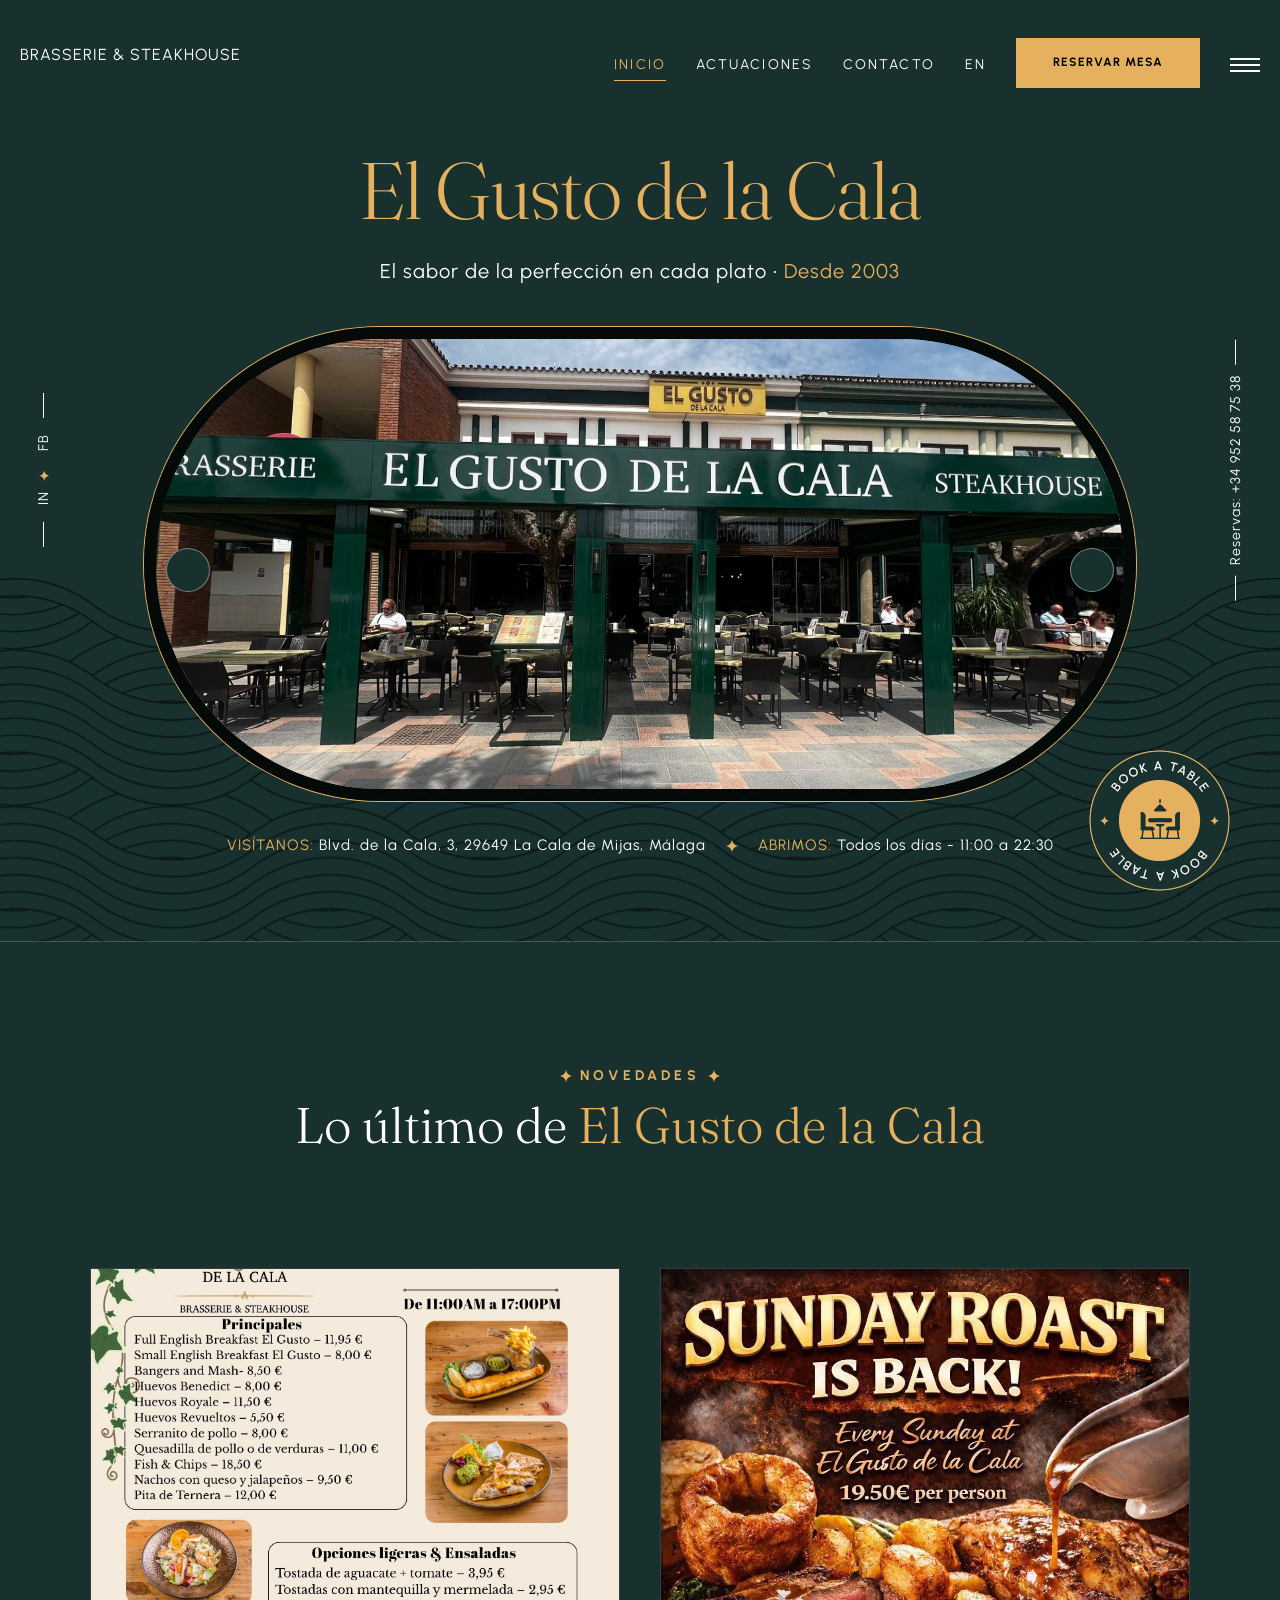
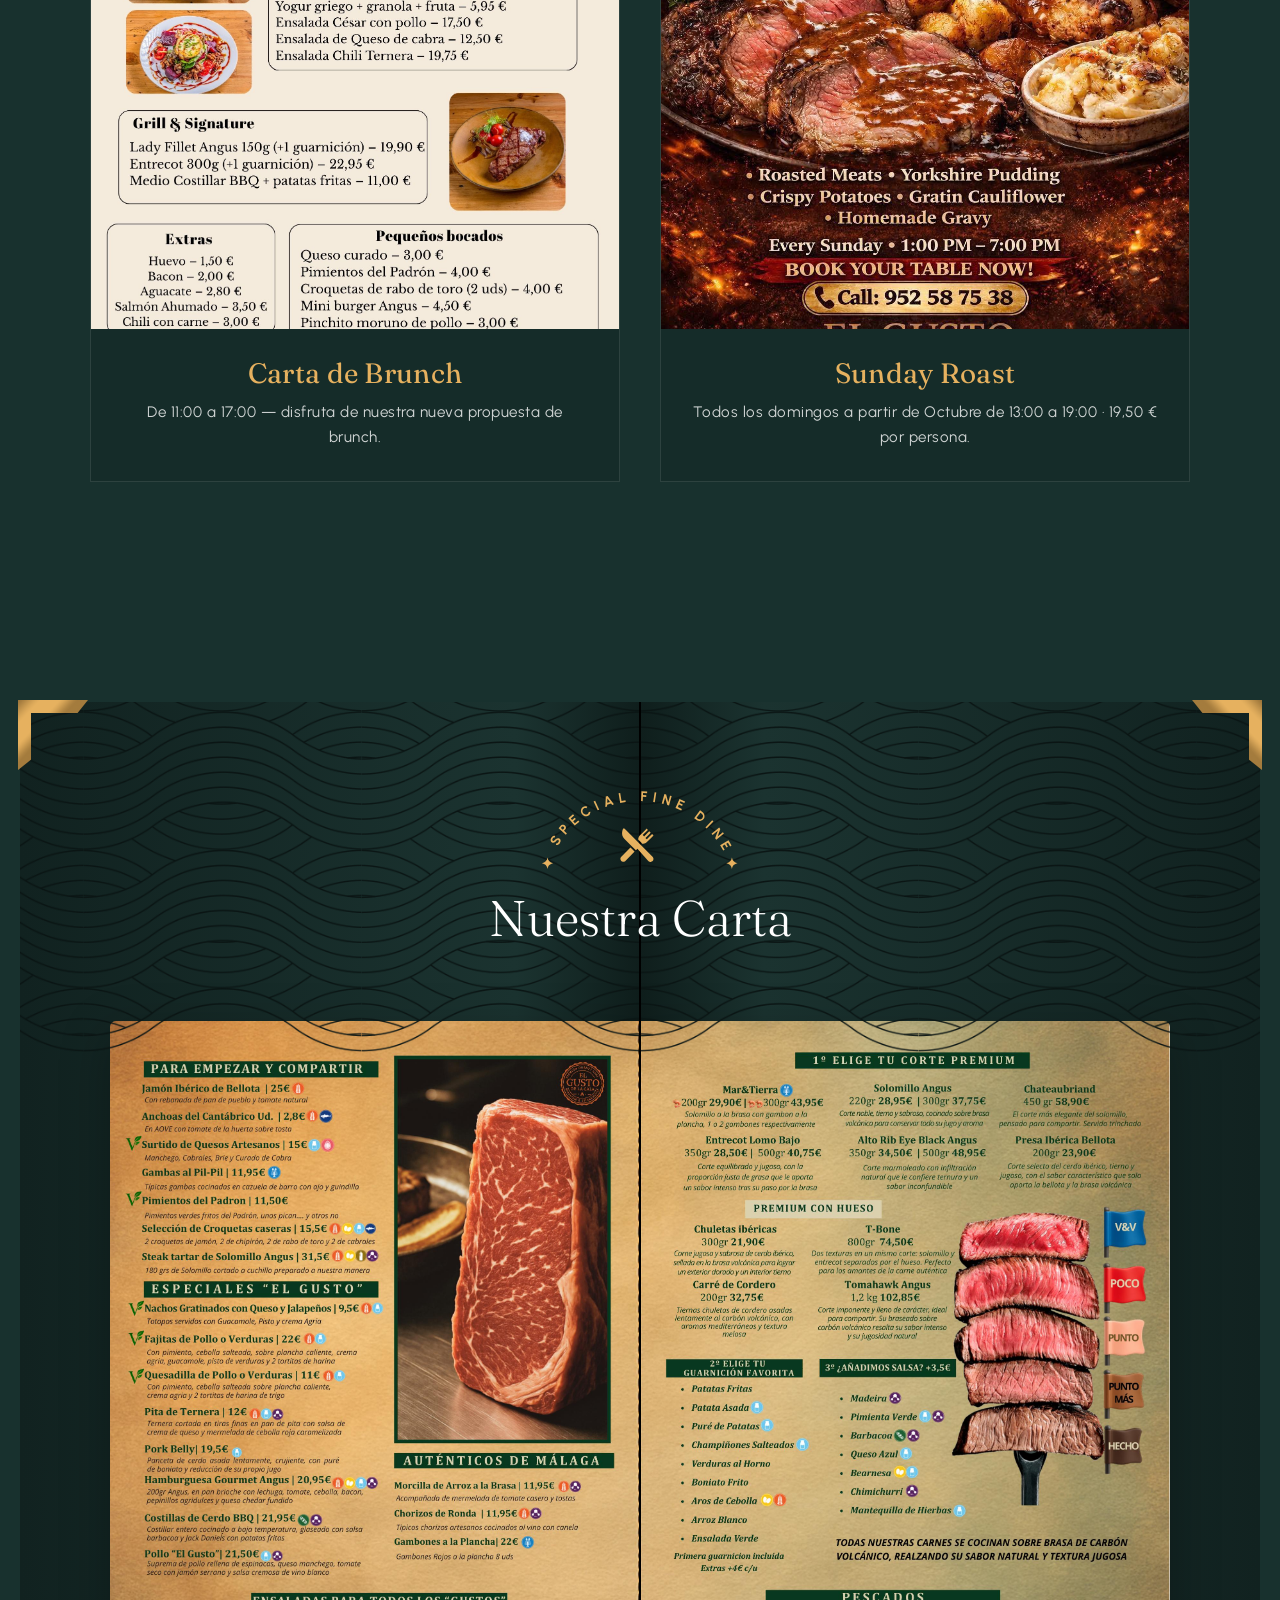
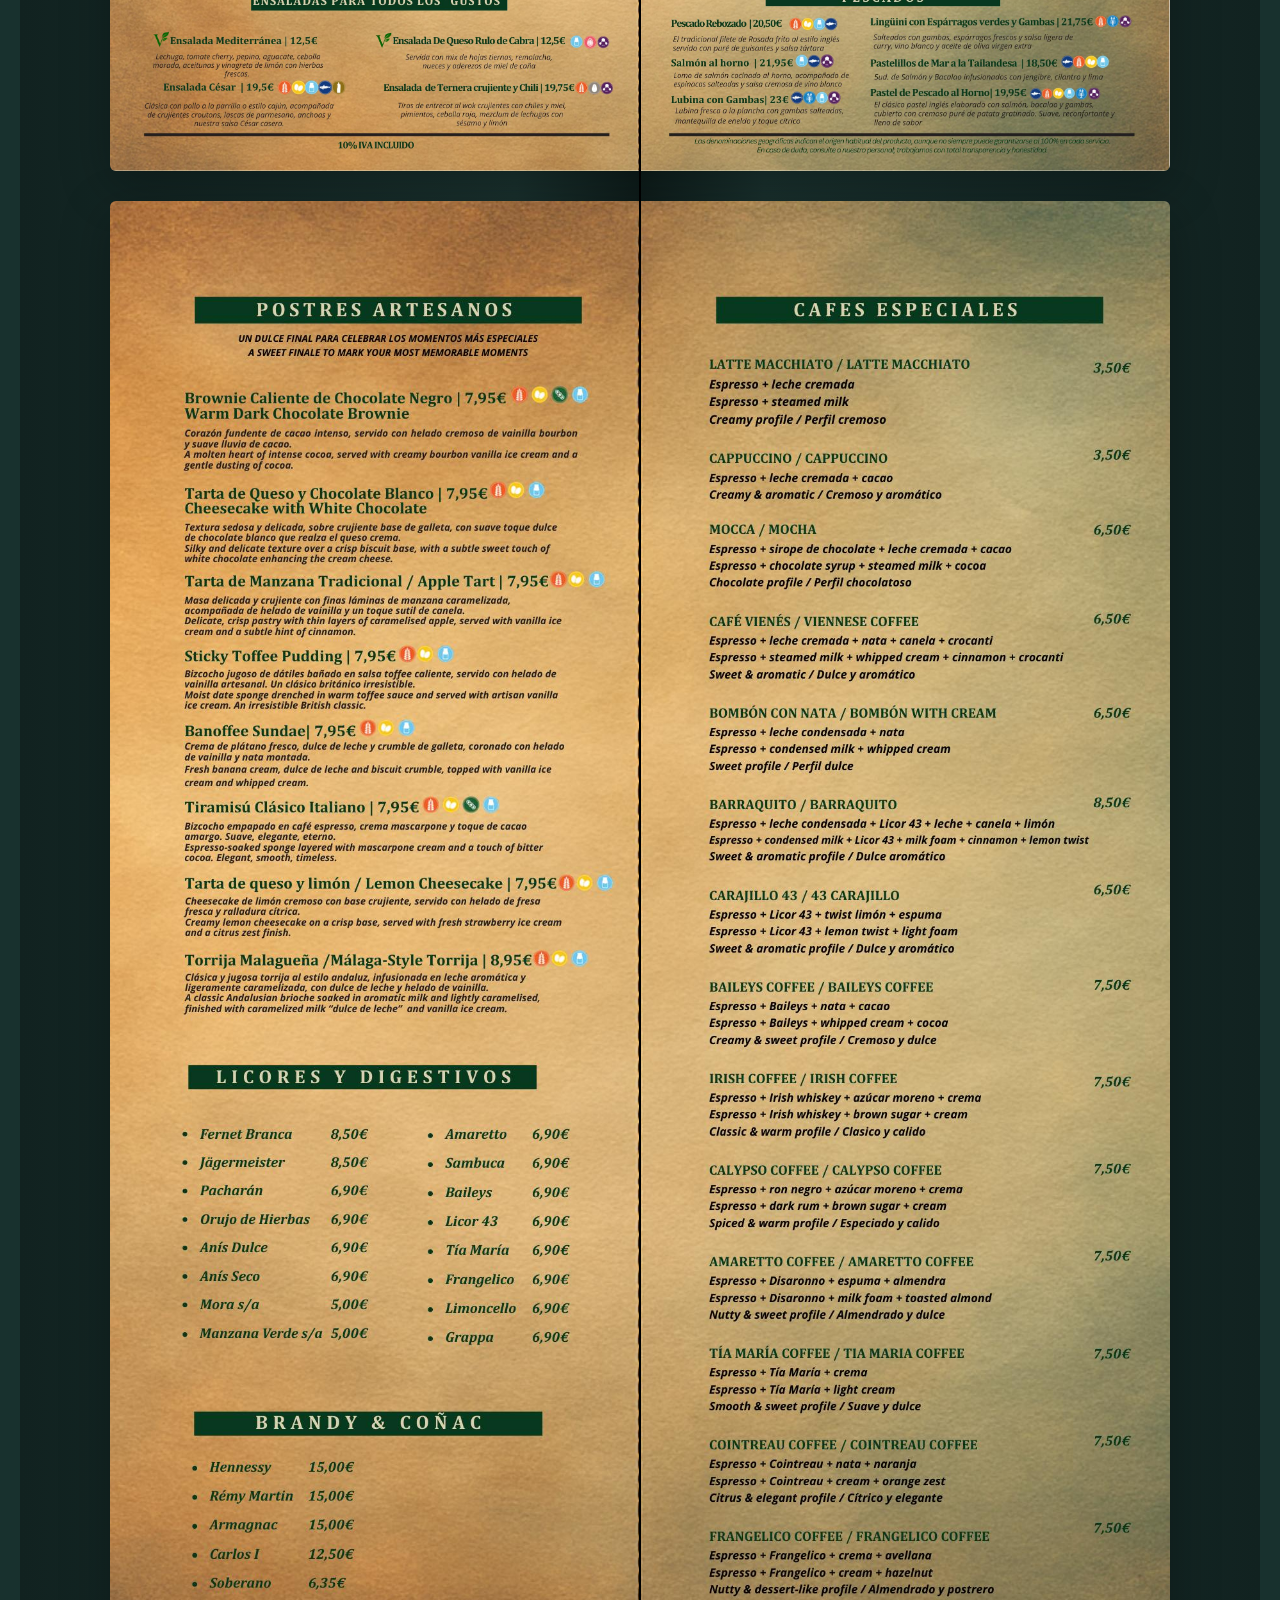
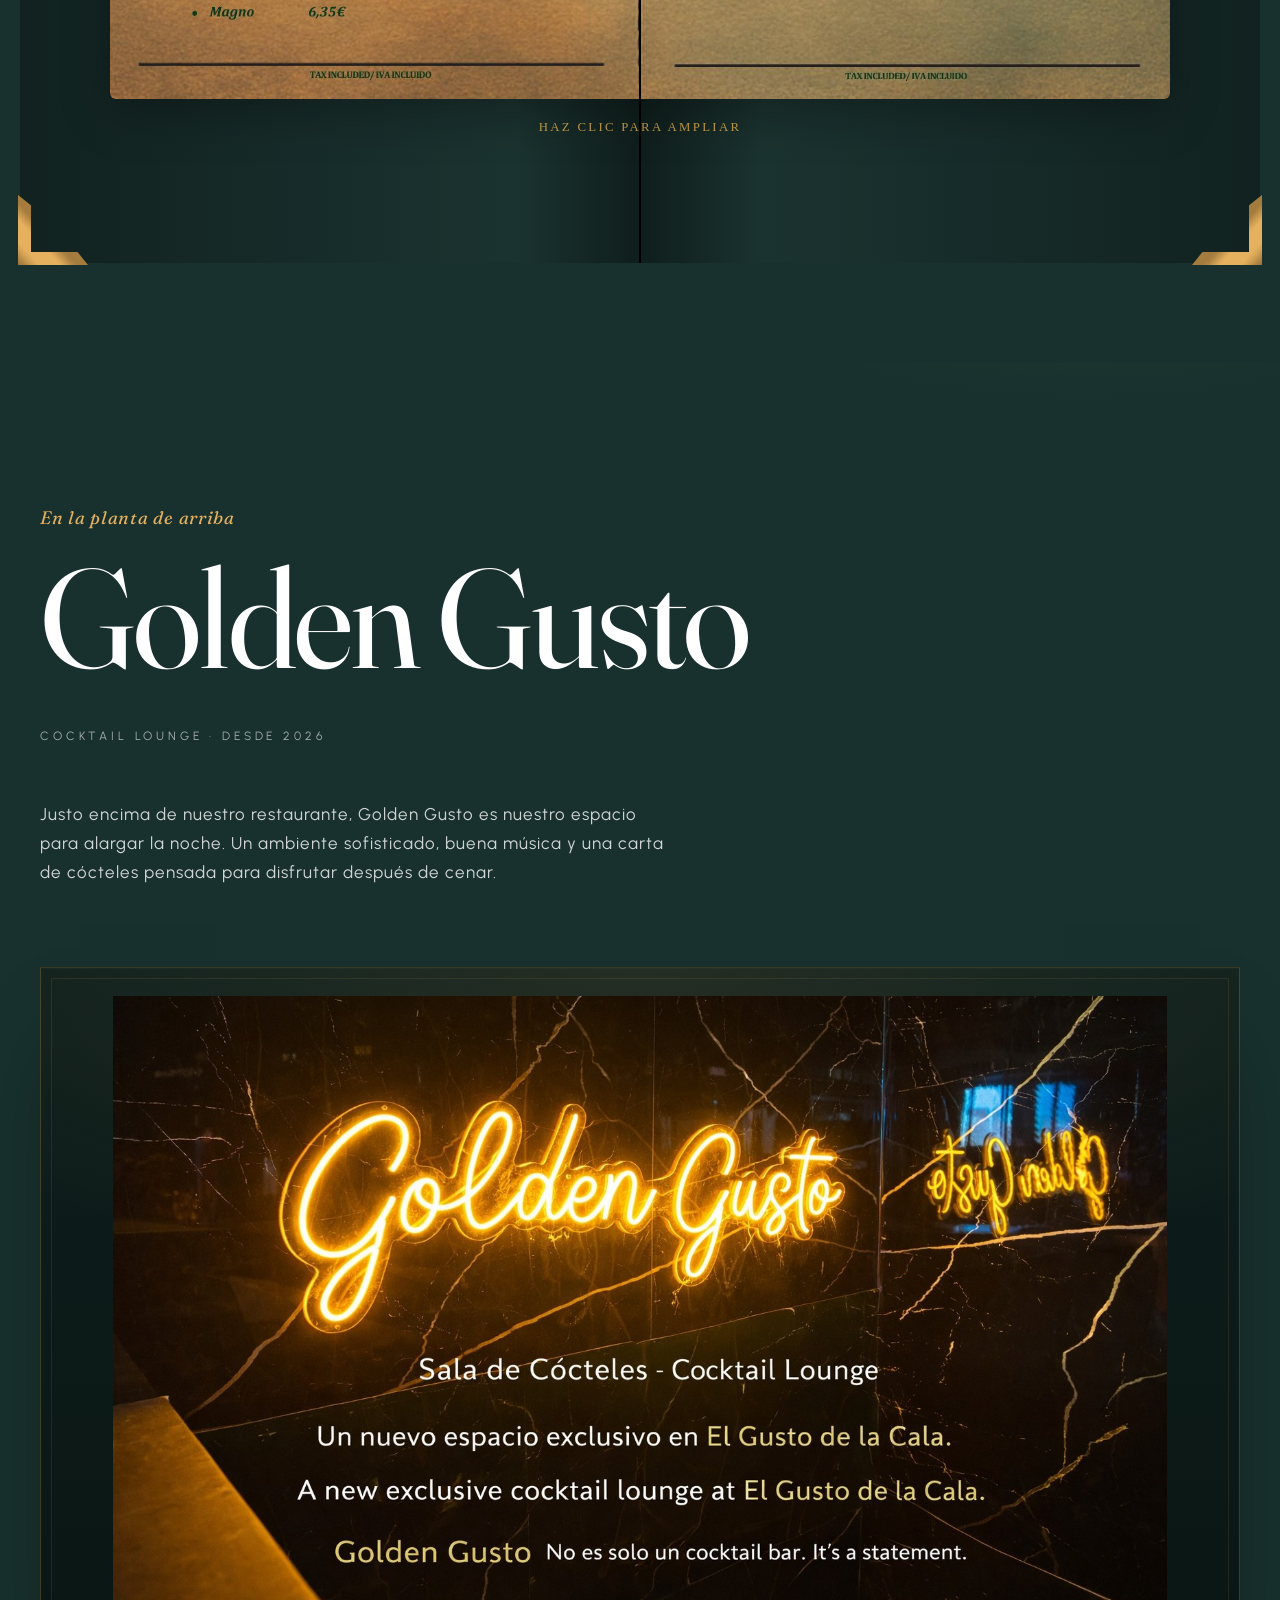
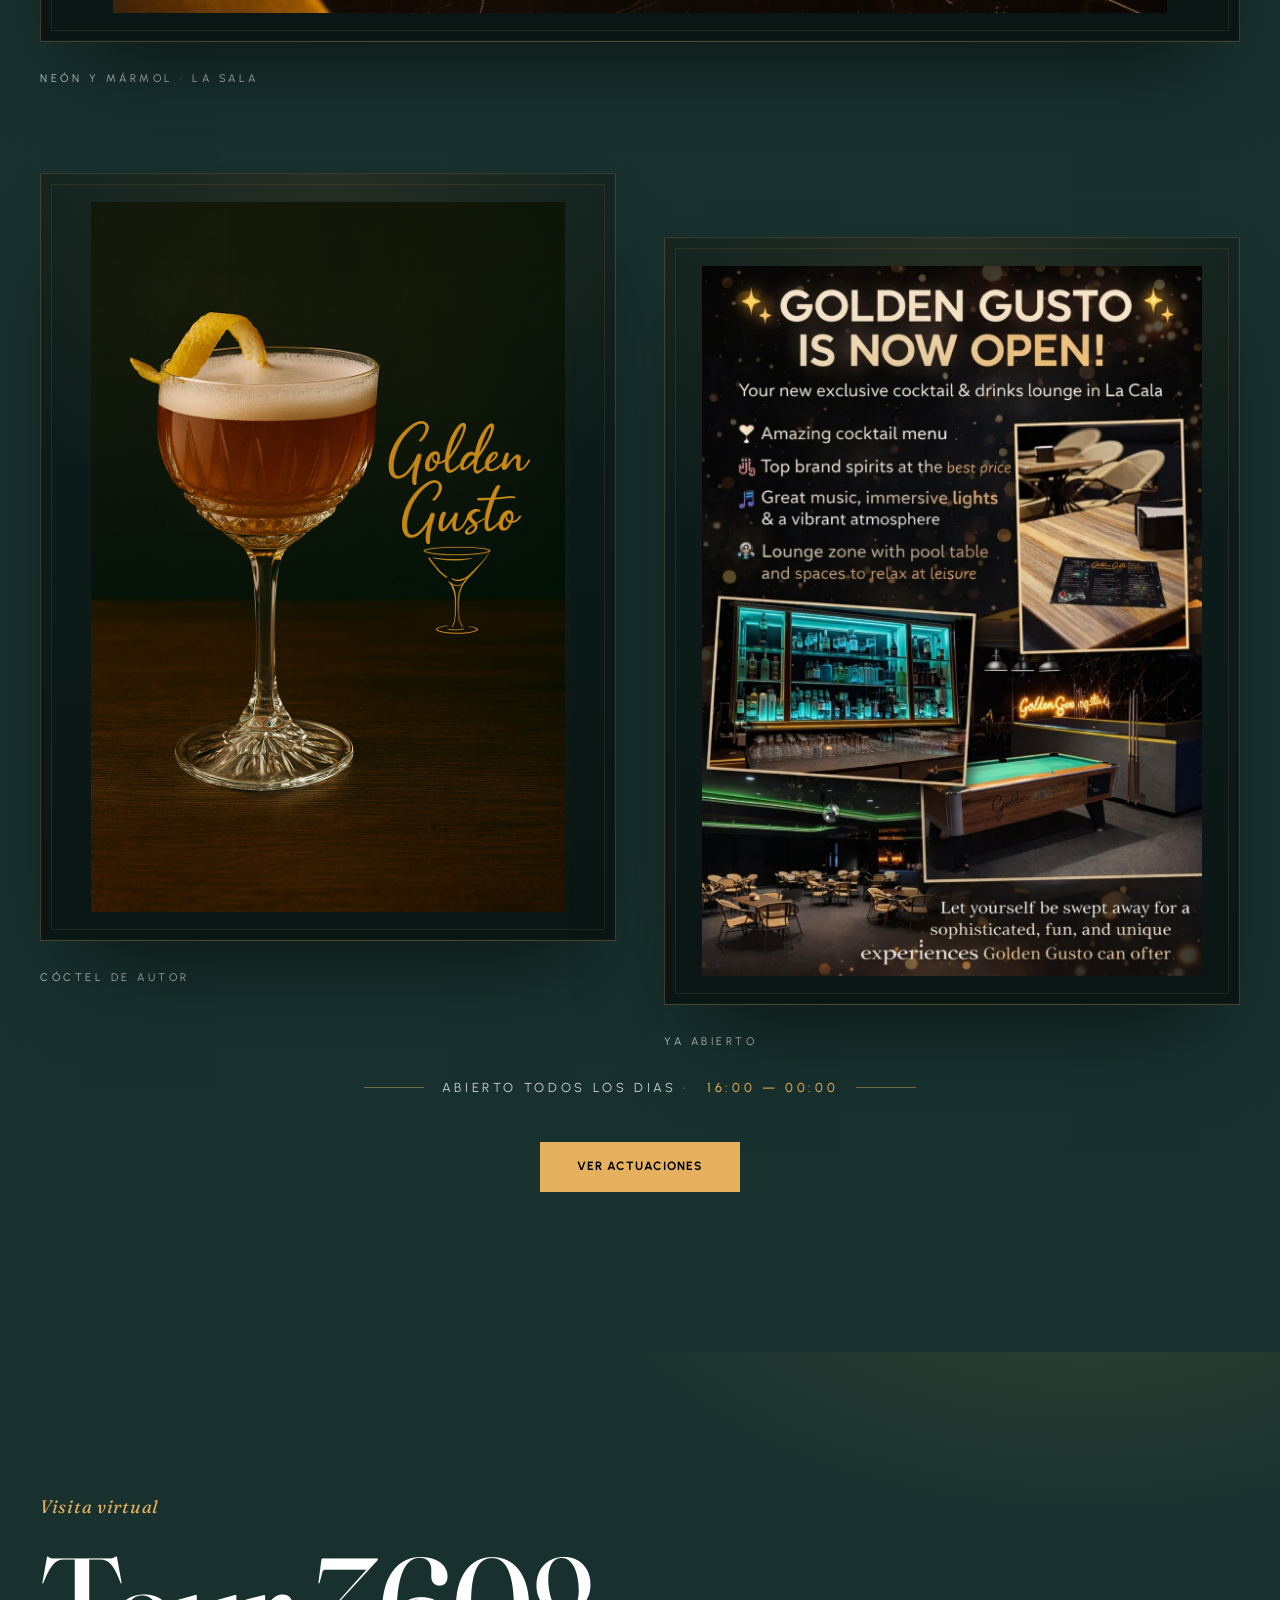
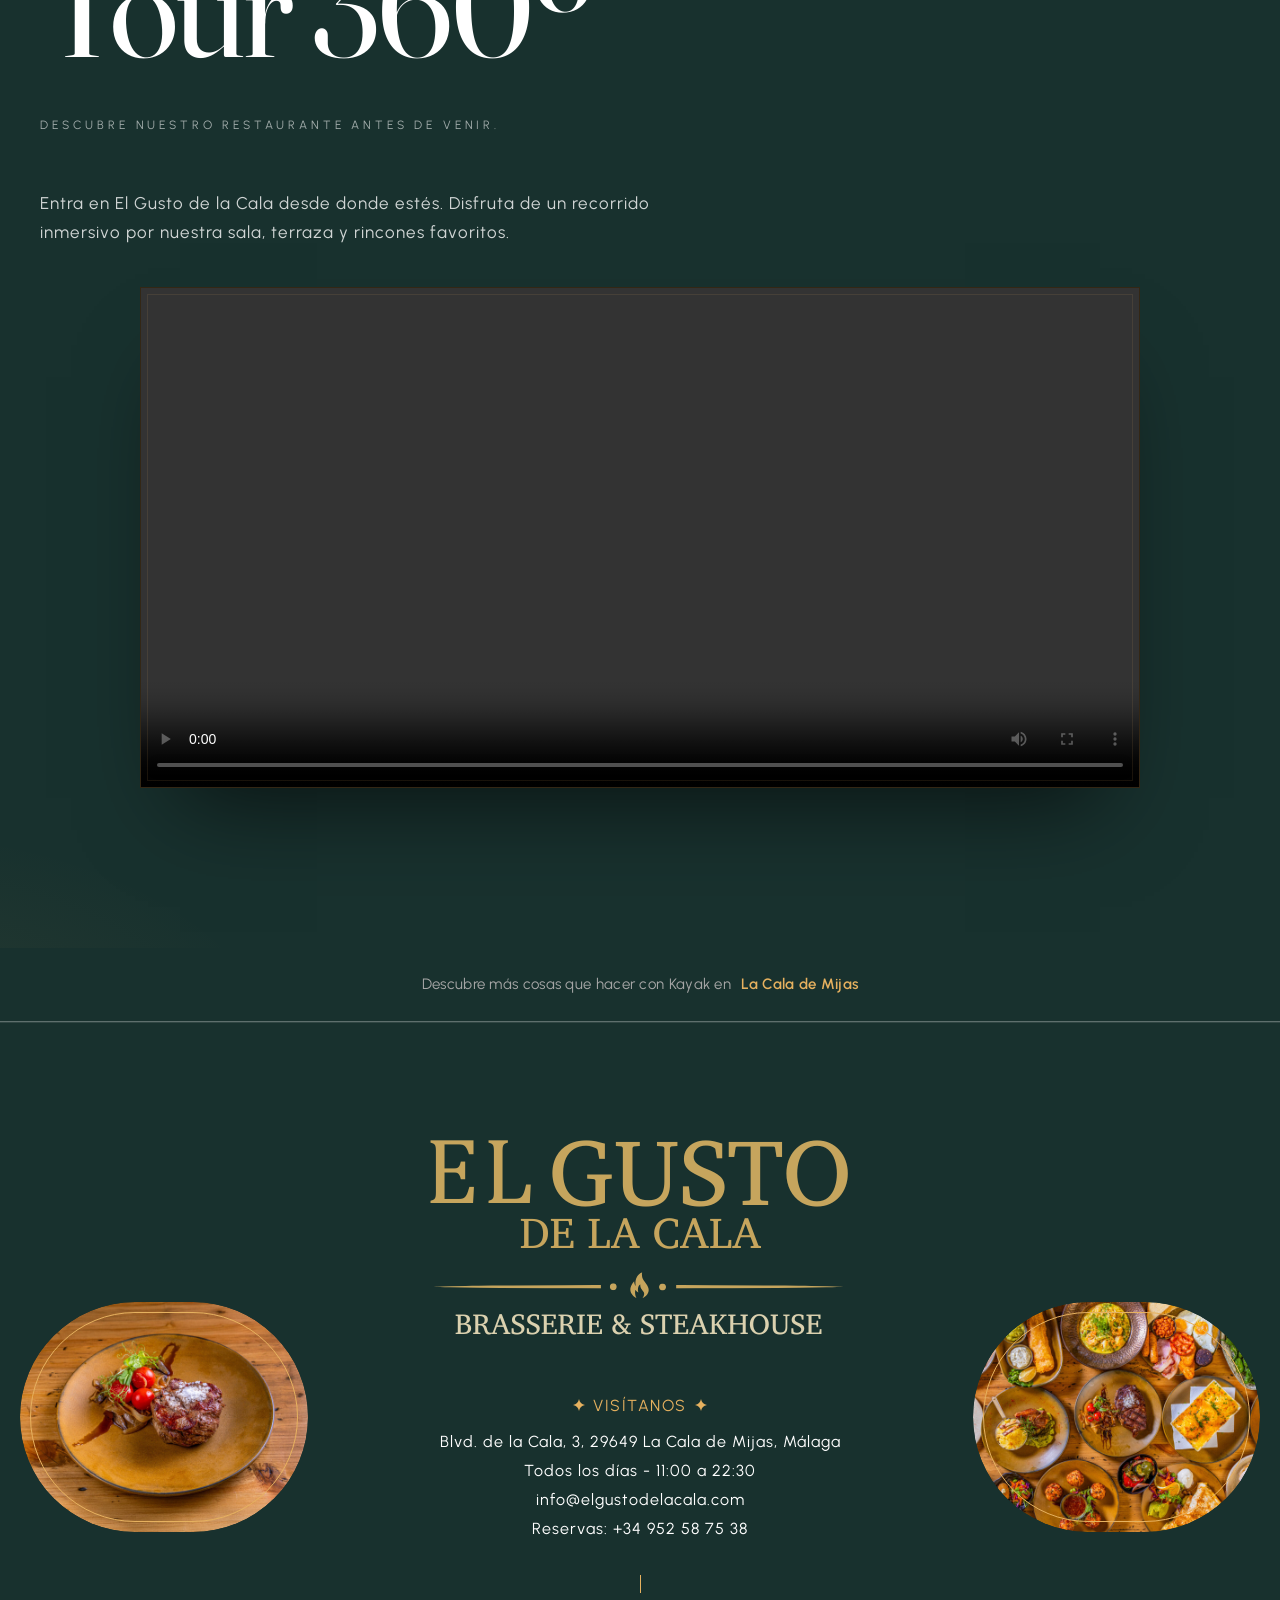
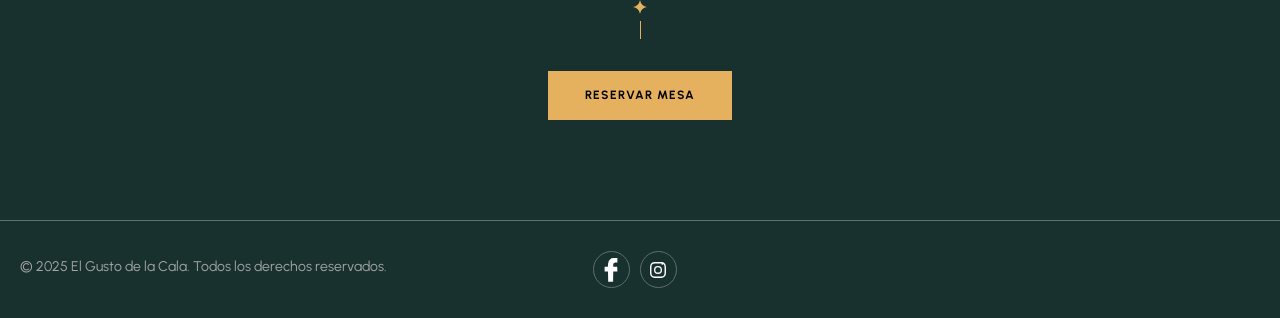
<file: es.html>
<!DOCTYPE html>
<html lang="es">
<head>
<meta charset="utf-8">
<title>El Gusto de la Cala – Restaurante en La Cala de Mijas</title>
<meta name="description" content="El Gusto de la Cala – Restaurante en La Cala de Mijas. Enjoy Mediterranean cuisine with a touch of perfection in every dish. Open daily from 8:00 AM to 10:30 PM.">

 <!-- Open Graph / Social -->
  <meta property="og:title" content="El Gusto de la Cala – Restaurante en La Cala de Mijas">
  <meta property="og:description" content="Restaurante con un toque de perfección en cada plato - Desde 2003">
  <meta property="og:type" content="website">
  <meta property="og:url" content="https://elgustodelacala.com">
  <meta property="og:image" content="https://elgustodelacala/images/logo.png">
<!-- Stylesheets -->
<link href="css/bootstrap.css" rel="stylesheet">
<link href="css/style.css" rel="stylesheet">
<link rel="shortcut icon" href="images/favicon.png" type="image/x-icon">
<link rel="icon" href="images/favicon.png" type="image/x-icon">
<!-- Responsive -->
<meta http-equiv="X-UA-Compatible" content="IE=edge">
<meta name="viewport" content="width=device-width, initial-scale=1.0">
<link href="css/responsive.css" rel="stylesheet">

</head>

<body>
  <div class="page-wrapper"> 
  
    
    <!-- Main Header-->
    <header class="main-header header-down">
       <div class="header-top">
    <div class="auto-container">
        <div class="inner clearfix">
            <div class="top-left clearfix">
                <ul class="top-info clearfix">
                    <li><i class="icon far fa-map-marker-alt"></i> Blvd. de la Cala, 3, 29649 La Cala de Mijas, Málaga</li>
                    <li><i class="icon far fa-clock"></i> Todos los días: 11:00 a 22:30</li>
                </ul>
            </div>
            <div class="top-right clearfix">
                <ul class="top-info clearfix">
                    <li><a href="tel:+34952587538" target="_top"><i class="icon far fa-phone"></i> +34 952 58 75 38</a></li>
                    <li><a href="mailto:info@elgustodelacala.com" target="_top"><i class="icon far fa-envelope"></i> info@elgustodelacala.com</a></li>
                </ul>
            </div>
        </div>
    </div>
</div>
        <!-- Header Upper -->
        <div class="header-upper">        
            <div class="auto-container">
                <!-- Main Box -->
                <div class="main-box clearfix">
                   <!--Logo-->
<div class="logo-box">
    <div class="logo">
        <span title="BRASSERIE & STEAKHOUSE" class="logo-text">
            BRASSERIE & STEAKHOUSE
        </span>
    </div>
</div>

                    <div class="nav-box clearfix">
                        <!--Nav Outer-->
                        <div class="nav-outer clearfix">         
                           <nav class="main-menu">
    <ul class="navigation clearfix">
        <li class="current"><a href="es.html">Inicio</a></li>
        <li><a href="actuaciones.html">Actuaciones</a></li>
        <li><a href="mailto:info@elgustodelacala.com" target="_top">Contacto</a></li>
        <li><a href="en.html">EN</a></li>
    </ul>
</nav>
                            <!-- Main Menu End-->
                        </div>
                        <!--Nav Outer End-->

                        <div class="links-box clearfix">
                            <div class="link link-btn">
                                <a href="https://www.google.com/maps/reserve/v/dine/c/eWkR8ScB254?" class="theme-btn btn-style-one clearfix" target="_blank" rel="noopener">
                                    <span class="btn-wrap">
                                        <span class="text-one">Reservar mesa</span>
                                        <span class="text-two">Reservar mesa</span>
                                    </span>
                                </a>
                            </div>
                            <div class="link info-toggler">
                                <button class="info-btn" aria-label="Abrir información del restaurante">
                                    <span class="hamburger">
                                        <span class="top-bun"></span>
                                        <span class="meat"></span>
                                        <span class="bottom-bun"></span>
                                    </span>
                                </button>
                            </div>
                        </div>

                        <!-- Hidden Nav Toggler -->
                        <div class="nav-toggler">
                            <button class="hidden-bar-opener" aria-label="Abrir menú de navegación">
                                <span class="hamburger">
                                    <span class="top-bun"></span>
                                    <span class="meat"></span>
                                    <span class="bottom-bun"></span>
                                </span>
                            </button>
                        </div>

                    </div>

                </div>
            </div>
        </div>
    </header>
    <!--End Main Header -->
    
    <!--Menu Backdrop-->
    <div class="menu-backdrop"></div>

    <!-- Hidden Navigation Bar -->
    <section class="hidden-bar">
        <!-- Hidden Bar Wrapper -->
        <div class="inner-box">
            <div class="cross-icon hidden-bar-closer"><span>X</span></div>
            <div class="logo-box"><a href="en.html" title="El Gusto de la Cala – Restaurante en La Cala de Mijas"><img src="images/resource/sidebar-logo.png" alt="image" title="El Gusto de la Cala – Restaurante en La Cala de Mijas"></a></div>
            
            <!-- .Side-menu -->
            <div class="side-menu">
    <ul class="navigation clearfix">
        <li><a href="es.html">Inicio</a></li>
        <li><a href="actuaciones.html">Actuaciones</a></li>
        <li><a href="mailto:info@elgustodelacala.com" target="_top">Contacto</a></li>
        <li><a href="en.html">English</a></li>
    </ul>
</div>
            <!-- /.Side-menu -->
        
        </div><!-- / Hidden Bar Wrapper -->
    </section>
    <!-- / Hidden Bar -->

    <!--Info Back Drop-->
    <div class="info-back-drop"></div>
    
    <!-- Hidden Bar -->
    <section class="info-bar">
    <div class="inner-box">
        <div class="cross-icon"><span>X</span></div>
        <div class="image-box"><img src="images/resource/guarnicion.jpg" alt="image"></div>
        <div class="logo-box"><a href="en.html"><img src="images/resource/sidebar-logo.png" alt="image"></a></div>
        <h5>Visítanos</h5>
        <ul class="info">
            <li>Blvd. de la Cala, 3,<br>29649 La Cala de Mijas, Málaga</li>
            <li><span class="ib-ttl">Abierto todos los días</span> – 11:00 – 22:30</li>
            <li><a href="mailto:info@elgustodelacala.com" target="_top">info@elgustodelacala.com</a></li>
        </ul>
        <div class="booking-info">
            <div class="bk-no"><a href="tel:+34952587538" target="_top">Reservas: +34 952 58 75 38</a></div>
        </div>
    </div>
</section>
    <!--End Hidden Bar -->

    <section class="banner-section">

        <!-- social link -->
        <div class="banner-social-list">
          <span class="line"></span>

          <ul class="custom-ul">
    <li><a href="https://www.facebook.com/p/El-Gusto-de-la-Cala-100041476102814/" target="_blank" rel="noopener">FB</a></li>
    <li><a href="https://www.instagram.com/elgustodelacala/" target="_blank" rel="noopener">IN</a></li>
</ul>

          <span class="line"></span>
        </div>

        <!-- social link -->
        <div class="banner-call">
          <span class="line"></span>

          <ul class="call-ul">
            <li><a href="tel:+34 952 58 75 38" target="_top">Reservas: +34 952 58 75 38</a></li>
          </ul>

          <span class="line"></span>
        </div>

          <!-- Banner Inner Container -->
          <div class="banner-container">
            <div class="auto-container">

                <!--  Text content moved above Swiper -->
                <div class="content-box banner-text-top">
                <div class="content">
                  <div class="clearfix">
                    <div class="inner">
                      <h1 class="theme_color">El Gusto de la Cala</h1>
                      <div class="text">El sabor de la perfección en cada plato • <span class="theme_color">Desde 2003</span></div>
                    </div>
                  </div>
                </div>
                </div>

                <!--  Slider image inside container -->
                <div class="banner-slider slider-contained">
                <div class="swiper-wrapper">
                  <!--Slide Item-->
                  <div class="swiper-slide slide-item">
                    <div class="image-layer" style="background-image: url(images/main-slider/fachada.jpg);"></div>
                  </div>
                 
                </div>

                <div class="swiper-button-prev"><span class="fal fa-angle-left"></span></div>
                <div class="swiper-button-next"><span class="fal fa-angle-right"></span></div>
                </div>

                <!--  location and time info -->
               <div class="hero-info">
    <div class="top-bar-content">
        <div class="info-item">
            <span class="label">VISÍTANOS:</span> Blvd. de la Cala, 3, 29649 La Cala de Mijas, Málaga
        </div>
        <div class="separator">
            <img src="images/icons/star-element.svg" alt="separator">
        </div>
        <div class="info-item">
            <span class="label">ABRIMOS:</span> Todos los días - 11:00 a 22:30
        </div>
    </div>
</div>

            </div>
          </div>

          <a href="https://www.google.com/maps/reserve/v/dine/c/eWkR8ScB254?" class="book-btn" target="_blank" rel="noopener">
    <span class="icon"> <img src="images/resource/book-icon-1.png" alt="image"> </span>
</a>
    </section>
    <!-- Novedades Section -->
    <section class="news-section section-kt" id="novedades">
        <div class="auto-container">
            <div class="title-box centered">
                <div class="subtitle"><span>Novedades</span></div>
                <h2>Lo último de <span class="theme_color">El Gusto de la Cala</span></h2>
            </div>
            <div class="news-grid">
                <figure class="news-card">
                    <div class="news-media">
                        <img src="images/novedades/brunch español.jpg" alt="Carta Brunch El Gusto de la Cala" loading="lazy" onclick="openMenuLightbox('images/novedades/carta-brunch.jpg')">
                    </div>
                    <figcaption>
                        <h3>Carta de Brunch</h3>
                        <p>De 11:00 a 17:00 — disfruta de nuestra nueva propuesta de brunch.</p>
                    </figcaption>
                </figure>
                <figure class="news-card">
                    <div class="news-media news-media--top">
                        <img src="images/novedades/sunday-roast.jpg" alt="Sunday Roast El Gusto de la Cala" loading="lazy" onclick="openMenuLightbox('images/novedades/sunday-roast.jpg')">
                    </div>
                    <figcaption>
                        <h3>Sunday Roast</h3>
                        <p>Todos los domingos a partir de Octubre de 13:00 a 19:00 · 19,50 € por persona.</p>
                    </figcaption>
                </figure>
            </div>
        </div>
    </section>



     <!--Menu Section-->
    <section class="menu-card-style-section section-kt">
        <div class="auto-container">
            <div class="menu-card-main">
                <div class="top-pattern"> </div>
                <div class="title-box centered">
                    <div class="title-badge"> <img src="images/resource/menu-title-badge.svg" alt="image" title="image"> </div>
                    <h2>Nuestra Carta</h2>
                </div>

                <!-- menu card corner images -->
                <img class="menu-card-corner top-left" src="images/resource/menucard-corner-left-top.png" alt="image">
                <img class="menu-card-corner top-right" src="images/resource/menucard-corner-right-top.png" alt="image">
                <img class="menu-card-corner bottom-left" src="images/resource/menucard-corner-left-bottom.png" alt="image">
                <img class="menu-card-corner bottom-right" src="images/resource/menucard-corner-right-bottom.png" alt="image">

            <div class="menu-image-wrap">
                <img src="images/resource/carta-desktop-es.jpg" alt="Carta El Gusto de la Cala" class="menu-image menu-full" loading="lazy" onclick="openMenuLightbox('images/resource/carta-desktop-es.jpg')">
                <img src="images/resource/carta-postres.jpg" alt="Carta Postres El Gusto de la Cala" class="menu-image menu-full" loading="lazy" onclick="openMenuLightbox('images/resource/carta-postres.jpg')">
                <div class="menu-pages">
                    <img src="images/resource/carta-top.jpg" alt="Carta El Gusto de la Cala 1" class="menu-image" loading="lazy" onclick="openMenuLightbox('images/resource/carta-top.jpg')">
                    <img src="images/resource/carta-bottom.jpg" alt="Carta El Gusto de la Cala 2" class="menu-image" loading="lazy" onclick="openMenuLightbox('images/resource/carta-bottom.jpg')">
                    <img src="images/resource/carta-postres.jpg" alt="Carta Postres El Gusto de la Cala" class="menu-image" loading="lazy" onclick="openMenuLightbox('images/resource/carta-postres.jpg')">
                </div>
                <div class="menu-zoom-hint">Haz clic para ampliar</div>
            </div>
            <div id="menuLightbox" class="menu-lightbox" onclick="if(event.target===this||event.target.classList.contains('menu-lightbox-inner'))closeMenuLightbox()">
                <button class="menu-lightbox-close" aria-label="Cerrar" onclick="closeMenuLightbox()">×</button>
                <div class="menu-lightbox-inner">
                    <img id="menuLightboxImg" src="images/resource/carta.jpg" alt="Carta El Gusto de la Cala">
                </div>
            </div>
            <script>
(function(){
  var lb, img, isDown=false, startX=0, startY=0, scrollX=0, scrollY=0, moved=false;
  function ensure(){ if(!lb){ lb=document.getElementById('menuLightbox'); img=document.getElementById('menuLightboxImg'); bind(); } }
  function bind(){
    img.addEventListener('click', function(e){
      e.stopPropagation();
      if(moved){ moved=false; return; }
      if(lb.classList.contains('zoomed')){
        lb.classList.remove('zoomed');
      } else {
        var r=img.getBoundingClientRect();
        var px=(e.clientX-r.left)/r.width;
        var py=(e.clientY-r.top)/r.height;
        lb.classList.add('zoomed');
        requestAnimationFrame(function(){
          lb.scrollLeft = img.offsetWidth*px - lb.clientWidth/2;
          lb.scrollTop = img.offsetHeight*py - lb.clientHeight/2;
        });
      }
    });
    img.addEventListener('mousedown', function(e){
      if(!lb.classList.contains('zoomed')) return;
      isDown=true; moved=false;
      startX=e.clientX; startY=e.clientY;
      scrollX=lb.scrollLeft; scrollY=lb.scrollTop;
      img.classList.add('grabbing');
      e.preventDefault();
    });
    window.addEventListener('mousemove', function(e){
      if(!isDown) return;
      var dx=e.clientX-startX, dy=e.clientY-startY;
      if(Math.abs(dx)+Math.abs(dy)>4) moved=true;
      lb.scrollLeft = scrollX - dx;
      lb.scrollTop = scrollY - dy;
    });
    window.addEventListener('mouseup', function(){ if(isDown){ isDown=false; img.classList.remove('grabbing'); } });
  }
  window.openMenuLightbox=function(src){ ensure(); img.src=src; lb.classList.remove('zoomed'); lb.classList.add('open'); lb.scrollTop=0; lb.scrollLeft=0; document.body.style.overflow='hidden'; };
  window.closeMenuLightbox=function(){ ensure(); lb.classList.remove('open'); lb.classList.remove('zoomed'); document.body.style.overflow=''; };
})();
            </script>
        </div>
    </section>

    <!-- Golden Gusto Pub Section -->
    <section class="gg-pub-section" id="golden-gusto">
        <div class="gg-pub-inner">
            <div class="gg-pub-eyebrow">En la planta de arriba</div>
            <h2 class="gg-pub-title">Golden Gusto<span class="gg-pub-title-dot"></span></h2>
            <div class="gg-pub-tagline">Cocktail Lounge · Desde 2026</div>

            <div class="gg-pub-intro">
                <p>Justo encima de nuestro restaurante, Golden Gusto es nuestro espacio para alargar la noche. Un ambiente sofisticado, buena música y una carta de cócteles pensada para disfrutar después de cenar.</p>
            </div>

            <div class="gg-gallery">
                <figure class="gg-feature">
                    <div class="gg-frame gg-frame--wide">
                        <img src="images/golden-gusto/golden-coming-soon.jpg" alt="Neón Golden Gusto" loading="lazy">
                    </div>
                    <figcaption class="gg-cap">
                        <span class="gg-cap-label">Neón y mármol · La sala</span>
                    </figcaption>
                </figure>

                <div class="gg-duo">
                    <figure class="gg-piece">
                        <div class="gg-frame gg-frame--tall">
                            <img src="images/golden-gusto/golden-cocktail.jpg" alt="Cóctel Golden Gusto" loading="lazy">
                        </div>
                        <figcaption class="gg-cap">
                            <span class="gg-cap-label">Cóctel de autor</span>
                        </figcaption>
                    </figure>
                    <figure class="gg-piece gg-piece--shift">
                        <div class="gg-frame gg-frame--tall">
                            <img src="images/golden-gusto/golden-now-open.jpg" alt="Golden Gusto ya abierto" loading="lazy">
                        </div>
                        <figcaption class="gg-cap">
                            <span class="gg-cap-label">Ya abierto</span>
                        </figcaption>
                    </figure>
                </div>
            </div>

            <div class="gg-pub-hours">
                <span>Abierto todos los dias ·</span>
                <strong>16:00 — 00:00</strong>
            </div>

            <div class="gg-pub-cta">
                <a href="actuaciones.html" class="theme-btn btn-style-one clearfix">
                    <span class="btn-wrap">
                        <span class="text-one">Ver actuaciones</span>
                        <span class="text-two">Ver actuaciones</span>
                    </span>
                </a>
            </div>
        </div>
    </section>

    <!-- Tour 360 -->
    <section class="gg-pub-section" id="tour-360">
        <div class="gg-pub-inner">
            <div class="gg-pub-eyebrow">Visita virtual</div>
            <h2 class="gg-pub-title">Tour 360º<span class="gg-pub-title-dot"></span></h2>
            <div class="gg-pub-tagline">Descubre nuestro restaurante antes de venir.</div>

            <div class="gg-pub-intro">
                <p>Entra en El Gusto de la Cala desde donde estés. Disfruta de un recorrido inmersivo por nuestra sala, terraza y rincones favoritos.</p>
            </div>

            <div class="gg-frame gg-frame--video" style="margin: 40px auto 0; max-width: 1000px;">
                <video src="https://jbarrera2007.github.io/elgusto/images/Video360/tour360.mp4" controls playsinline preload="metadata" style="width:100%; height:auto; display:block;"></video>
            </div>
        </div>
    </section>

    <!--Main Footer-->

    <div class="kayak-above-footer">
        <div class="auto-container">
            <div class="kayak-link">
                Descubre más cosas que hacer con Kayak en 
                <a href="https://www.kayak.es/La-Cala-de-Mijas.80484.guide" target="_blank" rel="noopener">La Cala de Mijas</a>
            </div>
        </div>
    </div>
    <footer class="main-footer">
        <div class="upper-section section-kt">
            <div class="auto-container">
                <div class="row clearfix">
                    <!--Footer Col-->
                    <div class="footer-col info-col col-lg-6 col-md-12 col-sm-12">
                        <div class="inner wow fadeInUp" data-wow-delay="0ms" data-wow-duration="1500ms">
                            <div class="content">
                                <div class="logo"><a href="en.html" title="El Gusto de la Cala – Restaurante en La Cala de Mijas"><img src="images/logo.png" alt="image" title="El Gusto de la Cala – Restaurante en La Cala de Mijas"></a></div>
                                <div class="info">
    <h6>Visítanos</h6>
    <ul>
        <li>Blvd. de la Cala, 3, 29649 La Cala de Mijas, Málaga</li>
        <li>Todos los días - 11:00 a 22:30</li>
        <li><a href="mailto:info@elgustodelacala.com" target="_top">info@elgustodelacala.com</a></li>
        <li><a href="tel:+34952587538" target="_top">Reservas: +34 952 58 75 38</a></li>
    </ul>
</div>
                                <div class="separator"><span> </span> </div>
                               <div class="newsletter">
                                <a href="https://www.google.com/maps/reserve/v/dine/c/eWkR8ScB254?"
                                   class="theme-btn btn-style-one clearfix" target="_blank" rel="noopener">
                                    <span class="btn-wrap">
                                        <span class="text-one">Reservar mesa</span>
                                        <span class="text-two">Reservar mesa</span>
                                    </span>
                                </a>
                            </div>
                        </div>
                    </div>
                </div>
                    <!--Footer Col-->
                    <div class="footer-col footer-image-col col-lg-3 col-md-6 col-sm-12">
                        <div class="footer-image">
                            <img src="images/resource/guarnicion.jpg" alt="image">
                        </div>
                    </div>
                    <!--Footer Col-->
                    <div class="footer-col footer-image-col last col-lg-3 col-md-6 col-sm-12">
                        <div class="footer-image">
                            <img src="images/resource/footer-img-2.jpg" alt="image">
                        </div>
                    </div>
                </div>
            </div>
        </div>

        <!-- last footer -->
        <div class="bottom_footer">
        <!-- container start -->
          <div class="auto-container">
            <!-- row start -->
            <div class="row clearfix">
              <div class="col-lg-4 col-md-4 col-sm-12">
                  <p>© 2025 El Gusto de la Cala. Todos los derechos reservados.</p>
              </div>

             <div class="col-lg-4 col-md-4 col-sm-12">
  <ul class="social_media">
    <li>
      <a href="https://www.facebook.com/p/El-Gusto-de-la-Cala-100041476102814/" aria-label="facebook" target="_blank" rel="noopener">
        <svg xmlns="http://www.w3.org/2000/svg" viewBox="0 0 64 64" width="24" height="24" fill="currentColor">
          <path d="m31.77 2c-1.49 1.02-3.62 3.13-4.73 4.68-1.23 1.72-2.3 5.45-2.77 9.58l-0.77 6.76-8.5-0.02v13h9l0.5 27.5h13l0.5-27.5h11l-0.5-12.5-10.5-0.5c0-8.37 0.35-9.14 2.5-10 1.38-0.55 3.85-1 5.5-1h3v-12c-12.58 0.13-15.22 0.64-17.23 2z"/>
        </svg>
      </a>
    </li>
    <li>
      <a href="https://www.instagram.com/elgustodelacala/" aria-label="instagram" target="_blank" rel="noopener">
        <svg xmlns="http://www.w3.org/2000/svg" viewBox="0 0 24 24" width="16" height="16" fill="currentColor">
          <path d="M12 2.163c3.204 0 3.584.012 4.85.07 3.252.148 4.771 1.691 4.919 4.919.058 1.265.069 1.645.069 4.849 0 3.205-.012 3.584-.069 4.849-.149 3.225-1.664 4.771-4.919 4.919-1.266.058-1.644.07-4.85.07-3.204 0-3.584-.012-4.849-.07-3.26-.149-4.771-1.699-4.919-4.92-.058-1.265-.07-1.644-.07-4.849 0-3.204.013-3.583.07-4.849.149-3.227 1.664-4.771 4.919-4.919 1.266-.057 1.645-.069 4.849-.069zm0-2.163c-3.259 0-3.667.014-4.947.072-4.358.2-6.78 2.618-6.98 6.98-.059 1.281-.073 1.689-.073 4.948 0 3.259.014 3.668.072 4.948.2 4.358 2.618 6.78 6.98 6.98 1.281.058 1.689.072 4.948.072 3.259 0 3.668-.014 4.948-.072 4.354-.2 6.782-2.618 6.979-6.98.059-1.28.073-1.689.073-4.948 0-3.259-.014-3.667-.072-4.947-.196-4.354-2.617-6.78-6.979-6.98-1.281-.059-1.69-.073-4.949-.073zm0 5.838a6.002 6.002 0 100 12.004 6.002 6.002 0 000-12.004zm0 10.004a4 4 0 110-8 4 4 0 010 8zm6.406-11.845a1.44 1.44 0 100-2.881 1.44 1.44 0 000 2.881z"/>
        </svg>
      </a>
    </li>
  </ul>
</div>

              
            </div>
          <!-- row end -->
          </div>
          <!-- container end -->
        </div>
    </footer>

</div>
<!--End pagewrapper--> 

<!--Scroll to top-->
<div class="scroll-to-top scroll-to-target" data-target="html"><span>↑</span></div>
<!--[if lt IE 9]><script src="https://cdnjs.cloudflare.com/ajax/libs/html5shiv/3.7.3/html5shiv.js"></script><![endif]--> 

<script src="js/jquery.js"></script>
<script src="js/swiper.js"></script>
<script src="js/wow.js"></script>
<script src="js/script-clean.js"></script>
<script src="js/custom-script.js"></script>
</body>


</html>
</file>
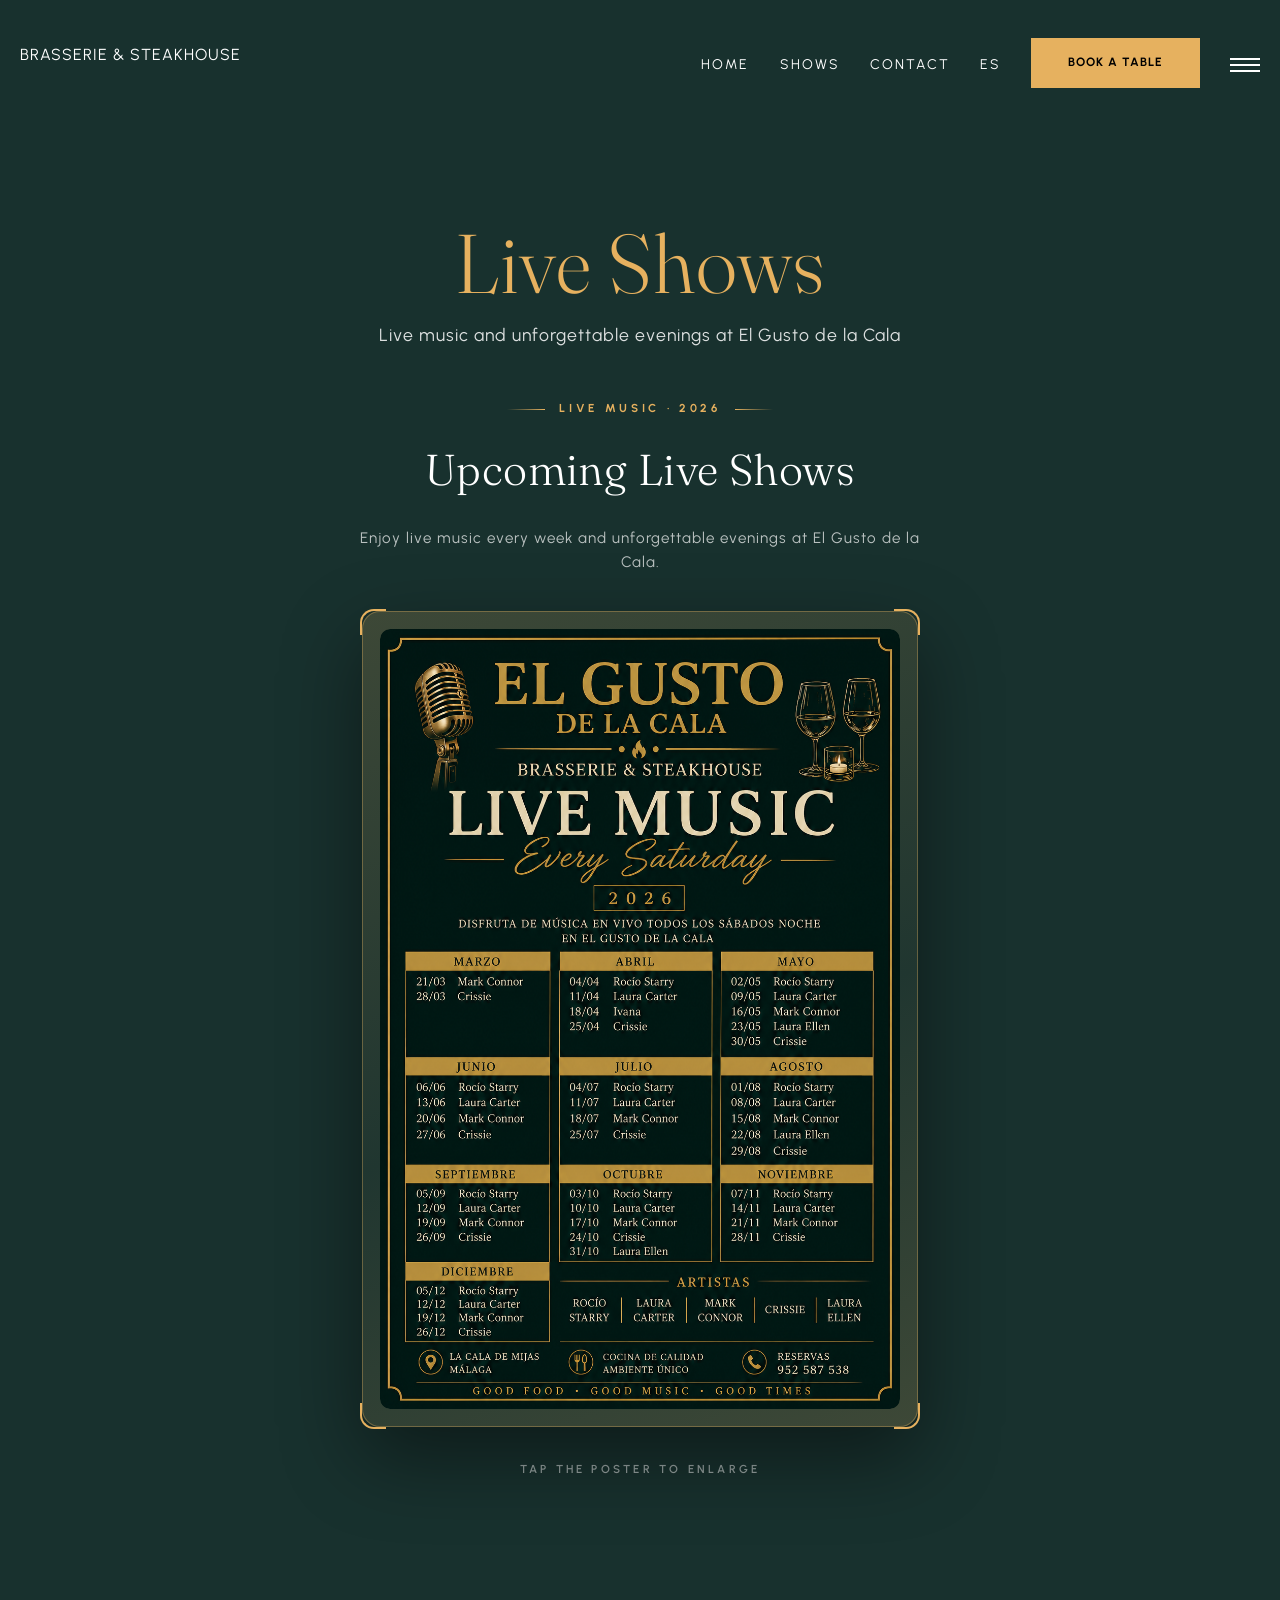
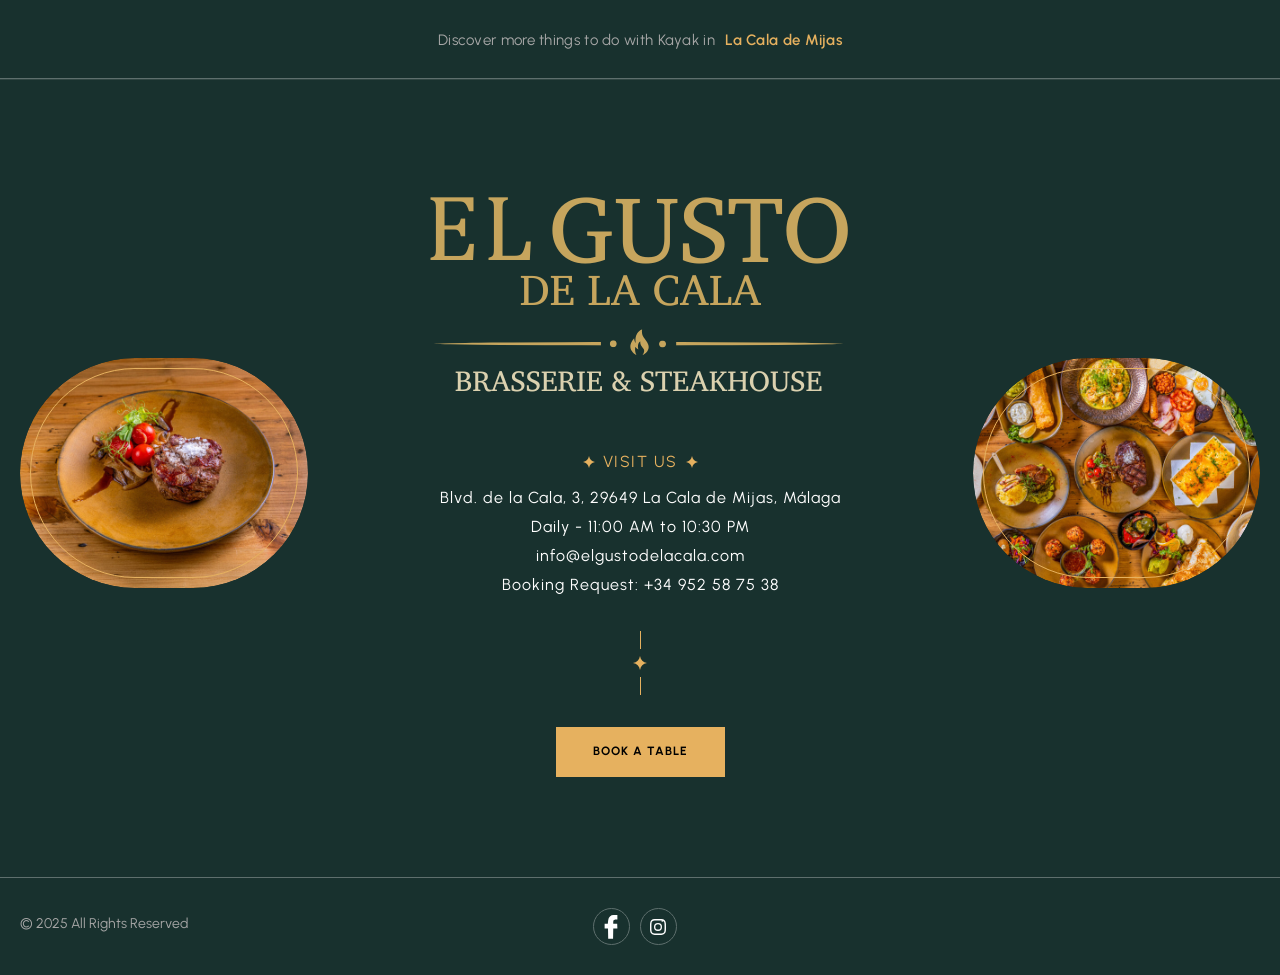
<file: shows.html>
<!DOCTYPE html>
<html lang="en">
<head>
<meta charset="utf-8">
<title>Live Shows – El Gusto de la Cala</title>
<meta name="description" content="Live music, flamenco and tribute nights at El Gusto de la Cala in La Cala de Mijas.">
<link href="css/bootstrap.css" rel="stylesheet">
<link href="css/style.css" rel="stylesheet">
<link rel="shortcut icon" href="images/favicon.png" type="image/x-icon">
<meta http-equiv="X-UA-Compatible" content="IE=edge">
<meta name="viewport" content="width=device-width, initial-scale=1.0">
<link href="css/responsive.css" rel="stylesheet">
<style>
  :root{--brand:var(--color-two);--brand2:var(--color-one);--accent:var(--main-color);--accent2:var(--main-color);}
  .page-banner{position:relative;padding:220px 0 20px;background:var(--color-one);color:#fff;text-align:center;overflow:hidden;}
  
  .page-banner .auto-container{position:relative;}
  .page-banner h1{font-family:var(--font-family-Fraunces) !important;font-size:clamp(2.8rem,6.5vw,5.5rem);margin:0 0 14px;color:var(--main-color) !important;font-weight:300;letter-spacing:.01em;line-height:1.05;}
  .page-banner p{font-family:var(--font-family-Urbanist) !important;color:rgba(255,255,255,.85);font-size:1.1rem;max-width:600px;margin:0 auto;font-style:normal;opacity:1;}

  .shows-section{position:relative;padding:20px 0 120px;background:var(--color-one);overflow:hidden;}
  
  .month-title{grid-column:1/-1;font-family:var(--font-family-Fraunces) !important;font-size:1.8rem;color:#152c29;margin:30px 0 6px;padding-bottom:10px;border-bottom:2px solid rgba(126,201,107,.4);}
  .shows-section .auto-container{display:grid;grid-template-columns:repeat(auto-fit,minmax(380px,1fr));gap:26px;}
  .show-card{position:relative;display:flex;gap:24px;align-items:center;padding:28px;background:#fff;border-radius:20px;margin:0;border:1px solid rgba(21,44,41,.08);box-shadow:0 4px 20px rgba(21,44,41,.05);transition:all .4s cubic-bezier(.4,0,.2,1);overflow:hidden;}
  .show-card::before{content:"";position:absolute;top:0;left:0;right:0;height:4px;background:linear-gradient(90deg,var(--brand),var(--accent));transform:scaleX(0);transform-origin:left;transition:transform .4s;}
  .show-card:hover{transform:translateY(-6px);box-shadow:0 20px 45px rgba(21,44,41,.15);border-color:var(--accent);}
  .show-card:hover::before{transform:scaleX(1);}
  .show-date{flex:0 0 90px;text-align:center;background:linear-gradient(135deg,var(--brand),var(--brand2));color:#fff;padding:18px 10px;border-radius:14px;box-shadow:0 6px 18px rgba(21,44,41,.25);}
  .show-date .day{font-family:var(--font-family-Fraunces) !important;font-size:2rem;font-weight:800;line-height:1;color:#fff;}
  .show-date .month{font-family:var(--font-family-Urbanist) !important;font-size:.72rem;letter-spacing:.18em;text-transform:uppercase;margin-top:6px;color:var(--accent2);font-weight:600;}
  .show-info{flex:1;min-width:0;}
  .show-info h3{font-family:var(--font-family-Fraunces) !important;margin:0 0 8px;font-size:1.3rem;color:#152c29 !important;font-weight:700;letter-spacing:-.01em;}
  .show-info .meta{font-family:var(--font-family-Urbanist) !important;display:inline-flex;color:var(--brand2);font-size:.78rem;font-weight:600;background:rgba(126,201,107,.15);padding:4px 12px;border-radius:20px;margin-bottom:10px;letter-spacing:.05em;}
  .show-info p{font-family:var(--font-family-Urbanist) !important;margin:0;color:#5a6b68;line-height:1.6;font-size:.95rem;}

  .contact-section{padding:90px 0;background:linear-gradient(180deg,#fafdf9 0%,#fff 100%);}
  .contact-section .auto-container{display:grid;grid-template-columns:1fr 1.3fr;gap:40px;max-width:1100px;}
  @media(max-width:900px){.contact-section .auto-container{grid-template-columns:1fr;}}
  .contact-info{background:linear-gradient(135deg,var(--brand),var(--brand2));color:#fff;padding:40px 34px;border-radius:24px;position:relative;overflow:hidden;}
  .contact-info::before{content:"";position:absolute;top:-40%;right:-30%;width:280px;height:280px;background:radial-gradient(circle,rgba(126,201,107,.3),transparent 70%);border-radius:50%;pointer-events:none;}
  .contact-info > *{position:relative;}
  .contact-info h3{font-family:var(--font-family-Fraunces) !important;color:#fff;margin:0 0 20px;font-size:1.4rem;}
  .contact-info p{font-family:var(--font-family-Urbanist) !important;color:rgba(255,255,255,.9);line-height:1.7;margin:0 0 14px;padding-left:28px;position:relative;}
  .contact-info p::before{content:"";position:absolute;left:0;top:8px;width:12px;height:12px;background:var(--accent);border-radius:50%;box-shadow:0 0 0 4px rgba(126,201,107,.25);}
  .contact-info a{color:var(--accent2);text-decoration:none;font-weight:600;}
  .contact-info a:hover{color:#fff;}
  .contact-form{background:#fff;padding:38px;border-radius:24px;box-shadow:0 10px 40px rgba(21,44,41,.08);border:1px solid rgba(21,44,41,.05);}
  .contact-form .field,.contact-form > div{margin-bottom:18px;}
  .contact-form label{font-family:var(--font-family-Urbanist) !important;display:block;margin-bottom:8px;font-weight:700;font-size:.74rem;letter-spacing:.14em;text-transform:uppercase;color:var(--brand);}
  .contact-form input,.contact-form textarea{font-family:var(--font-family-Urbanist) !important;width:100%;padding:14px 18px;border:2px solid #eef2f0;border-radius:12px;font-size:.98rem;font-family:inherit;background:#fafdf9;transition:all .25s;color:#152c29;}
  .contact-form input:focus,.contact-form textarea:focus{outline:none;border-color:var(--accent);background:#fff;box-shadow:0 0 0 4px rgba(126,201,107,.15);}
  .contact-form button{font-family:var(--font-family-Urbanist) !important;background:linear-gradient(135deg,var(--brand),var(--brand2));color:#fff;border:0;padding:16px 44px;font-size:.82rem;letter-spacing:.18em;text-transform:uppercase;font-weight:700;cursor:pointer;border-radius:12px;transition:all .3s;box-shadow:0 6px 20px rgba(21,44,41,.25);}
  .contact-form button:hover{transform:translateY(-2px);box-shadow:0 10px 30px rgba(21,44,41,.35);}
</style>
</head>
<body>
<div class="page-wrapper">
<header class="main-header header-down">
       <div class="header-top">
    <div class="auto-container">
        <div class="inner clearfix">
            <div class="top-left clearfix">
                <ul class="top-info clearfix">
                    <li><i class="icon far fa-map-marker-alt"></i> Blvd. de la Cala, 3, 29649 La Cala de Mijas, Málaga</li>
                    <li><i class="icon far fa-clock"></i> Daily: 11:00 AM to 10:30 PM</li>
                </ul>
            </div>
            <div class="top-right clearfix">
                <ul class="top-info clearfix">
                    <li><a href="tel:+34952587538" target="_top"><i class="icon far fa-phone"></i> +34 952 58 75 38</a></li>
                    <li><a href="mailto:info@elgustodelacala.com" target="_top"><i class="icon far fa-envelope"></i> info@elgustodelacala.com</a></li>
                </ul>
            </div>
        </div>
    </div>
</div>
        <!-- Header Upper -->
        <div class="header-upper">        
            <div class="auto-container">
                <!-- Main Box -->
                <div class="main-box clearfix">
                   <!--Logo-->
<div class="logo-box">
    <div class="logo">
        <span title="BRASSERIE & STEAKHOUSE" class="logo-text">
            BRASSERIE & STEAKHOUSE
        </span>
    </div>
</div>

                    <div class="nav-box clearfix">
                        <!--Nav Outer-->
                        <div class="nav-outer clearfix">         
                           <nav class="main-menu">
    <ul class="navigation clearfix">
        <li ><a href="en.html">Home</a></li>
        <li><a class="current-link" href="shows.html">Shows</a></li>
        <li><a href="mailto:info@elgustodelacala.com" target="_top">Contact</a></li>
        <li><a href="es.html">ES</a></li>
    </ul>
</nav>
                            <!-- Main Menu End-->
                        </div>
                        <!--Nav Outer End-->

                        <div class="links-box clearfix">
                            <div class="link link-btn">
                                <a href="https://www.google.com/maps/reserve/v/dine/c/eWkR8ScB254?" class="theme-btn btn-style-one clearfix" target="_blank" rel="noopener">
                                    <span class="btn-wrap">
                                        <span class="text-one">book a table</span>
                                        <span class="text-two">book a table</span>
                                    </span>
                                </a>
                            </div>
                            <div class="link info-toggler">
                                <button class="info-btn" aria-label="Abrir información del restaurante">
                                    <span class="hamburger">
                                        <span class="top-bun"></span>
                                        <span class="meat"></span>
                                        <span class="bottom-bun"></span>
                                    </span>
                                </button>
                            </div>
                        </div>

                        <!-- Hidden Nav Toggler -->
                        <div class="nav-toggler">
                            <button class="hidden-bar-opener" aria-label="Abrir menú de navegación">
                                <span class="hamburger">
                                    <span class="top-bun"></span>
                                    <span class="meat"></span>
                                    <span class="bottom-bun"></span>
                                </span>
                            </button>
                        </div>

                    </div>

                </div>
            </div>
        </div>
    </header>
<!--Menu Backdrop-->
    <div class="menu-backdrop"></div>

    <!-- Hidden Navigation Bar -->
    <section class="hidden-bar">
        <!-- Hidden Bar Wrapper -->
        <div class="inner-box">
            <div class="cross-icon hidden-bar-closer"><span>X</span></div>
            <div class="logo-box"><a href="en.html" title="El Gusto de la Cala – Restaurant in La Cala de Mijas"><img src="images/resource/sidebar-logo.png" alt="image" title="El Gusto de la Cala – Restaurant in La Cala de Mijas"></a></div>
            
            <!-- .Side-menu -->
            <div class="side-menu">
    <ul class="navigation clearfix">
        <li><a href="en.html">Home</a></li>
        <li><a href="shows.html">Shows</a></li>
        <li><a href="mailto:info@elgustodelacala.com" target="_top">Contact</a></li>
        <li><a href="es.html">Español</a></li>
    </ul>
</div>
            <!-- /.Side-menu -->
        
        </div><!-- / Hidden Bar Wrapper -->
    </section>
    <!-- / Hidden Bar -->

    <!--Info Back Drop-->
    <div class="info-back-drop"></div>
    
    <!-- Hidden Bar -->
    <section class="info-bar">
    <div class="inner-box">
        <div class="cross-icon"><span>X</span></div>
        <div class="image-box"><img src="images/resource/guarnicion.jpg" alt="image"></div>
        <div class="logo-box"><a href="en.html"><img src="images/resource/sidebar-logo.png" alt="image"></a></div>
        <h5>Visit Us</h5>
        <ul class="info">
            <li>Blvd. de la Cala, 3,<br>29649 La Cala de Mijas, Málaga</li>
            <li><span class="ib-ttl">Open Daily</span> – 11:00 AM – 10:30 PM</li>
            <li><a href="mailto:info@elgustodelacala.com" target="_top">info@elgustodelacala.com</a></li>
        </ul>
        <div class="booking-info">
            <div class="bk-no"><a href="tel:+34952587538" target="_top">Booking: +34 952 58 75 38</a></div>
        </div>
    </div>
</section>
    <!--End Hidden Bar -->

<section class="page-banner">
  <h1>Live Shows</h1>
  <p>Live music and unforgettable evenings at El Gusto de la Cala</p>
</section>
<section class="shows-section">
  <div class="auto-container" style="display:block;position:relative;">
    <div class="shows-showcase">
      <div class="eyebrow">Live Music · 2026</div>
      <h2>Upcoming Live Shows</h2>
      <p class="sub">Enjoy live music every week and unforgettable evenings at El Gusto de la Cala.</p>
      <div class="shows-frame">
        <span class="corner tl"></span><span class="corner tr"></span>
        <span class="corner bl"></span><span class="corner br"></span>
        <a href="images/shows/programacion-2026.png" target="_blank" rel="noopener">
          <img src="images/shows/programacion-2026.png" alt="Live Music 2026 schedule – El Gusto de la Cala">
        </a>
      </div>
      <div class="poster-cap">Tap the poster to enlarge</div>
    </div>
  </div>
</section>



<div class="kayak-above-footer">
    <div class="auto-container">
        <div class="kayak-link">
            Discover more things to do with Kayak in
            <a href="https://www.kayak.es/La-Cala-de-Mijas.80484.guide" target="_blank" rel="noopener">La Cala de Mijas</a>
        </div>
    </div>
</div>
<footer class="main-footer">
        <div class="upper-section section-kt">
            <div class="auto-container">
                <div class="row clearfix">
                    <!--Footer Col-->
                    <div class="footer-col info-col col-lg-6 col-md-12 col-sm-12">
                        <div class="inner wow fadeInUp" data-wow-delay="0ms" data-wow-duration="1500ms">
                            <div class="content">
                                <div class="logo"><a href="en.html" title="El Gusto de la Cala – Restaurant in La Cala de Mijas"><img src="images/logo.png" alt="image" title="El Gusto de la Cala – Restaurant in La Cala de Mijas"></a></div>
                                <div class="info">
    <h6>Visit Us</h6>
    <ul>
        <li>Blvd. de la Cala, 3, 29649 La Cala de Mijas, Málaga</li>
        <li>Daily - 11:00 AM to 10:30 PM</li>
        <li><a href="mailto:info@elgustodelacala.com" target="_top">info@elgustodelacala.com</a></li>
        <li><a href="tel:+34952587538" target="_top">Booking Request: +34 952 58 75 38</a></li>
    </ul>
</div>
                                <div class="separator"><span> </span> </div>
                               <div class="newsletter">
                                <a href="https://www.google.com/maps/reserve/v/dine/c/eWkR8ScB254?"
                                   class="theme-btn btn-style-one clearfix" target="_blank" rel="noopener">
                                    <span class="btn-wrap">
                                        <span class="text-one">Book a table</span>
                                        <span class="text-two">Book a table</span>
                                    </span>
                                </a>
                            </div>
                        </div>
                    </div>
                </div>
                    <!--Footer Col-->
                    <div class="footer-col footer-image-col col-lg-3 col-md-6 col-sm-12">
                        <div class="footer-image">
                            <img src="images/resource/guarnicion.jpg" alt="image">
                        </div>
                    </div>
                    <!--Footer Col-->
                    <div class="footer-col footer-image-col last col-lg-3 col-md-6 col-sm-12">
                        <div class="footer-image">
                            <img src="images/resource/footer-img-2.jpg" alt="image">
                        </div>
                    </div>
                </div>
            </div>
        </div>

        <!-- last footer -->
        <div class="bottom_footer">
        <!-- container start -->
          <div class="auto-container">
            <!-- row start -->
            <div class="row clearfix">
              <div class="col-lg-4 col-md-4 col-sm-12">
                  <p>© 2025 All Rights Reserved</p>
              </div>

             <div class="col-lg-4 col-md-4 col-sm-12">
  <ul class="social_media">
    <li>
      <a href="https://www.facebook.com/p/El-Gusto-de-la-Cala-100041476102814/" aria-label="facebook" target="_blank" rel="noopener">
        <svg xmlns="http://www.w3.org/2000/svg" viewBox="0 0 64 64" width="24" height="24" fill="currentColor">
          <path d="m31.77 2c-1.49 1.02-3.62 3.13-4.73 4.68-1.23 1.72-2.3 5.45-2.77 9.58l-0.77 6.76-8.5-0.02v13h9l0.5 27.5h13l0.5-27.5h11l-0.5-12.5-10.5-0.5c0-8.37 0.35-9.14 2.5-10 1.38-0.55 3.85-1 5.5-1h3v-12c-12.58 0.13-15.22 0.64-17.23 2z"/>
        </svg>
      </a>
    </li>
    <li>
      <a href="https://www.instagram.com/elgustodelacala/" aria-label="instagram" target="_blank" rel="noopener">
        <svg xmlns="http://www.w3.org/2000/svg" viewBox="0 0 24 24" width="16" height="16" fill="currentColor">
          <path d="M12 2.163c3.204 0 3.584.012 4.85.07 3.252.148 4.771 1.691 4.919 4.919.058 1.265.069 1.645.069 4.849 0 3.205-.012 3.584-.069 4.849-.149 3.225-1.664 4.771-4.919 4.919-1.266.058-1.644.07-4.85.07-3.204 0-3.584-.012-4.849-.07-3.26-.149-4.771-1.699-4.919-4.92-.058-1.265-.07-1.644-.07-4.849 0-3.204.013-3.583.07-4.849.149-3.227 1.664-4.771 4.919-4.919 1.266-.057 1.645-.069 4.849-.069zm0-2.163c-3.259 0-3.667.014-4.947.072-4.358.2-6.78 2.618-6.98 6.98-.059 1.281-.073 1.689-.073 4.948 0 3.259.014 3.668.072 4.948.2 4.358 2.618 6.78 6.98 6.98 1.281.058 1.689.072 4.948.072 3.259 0 3.668-.014 4.948-.072 4.354-.2 6.782-2.618 6.979-6.98.059-1.28.073-1.689.073-4.948 0-3.259-.014-3.667-.072-4.947-.196-4.354-2.617-6.78-6.979-6.98-1.281-.059-1.69-.073-4.949-.073zm0 5.838a6.002 6.002 0 100 12.004 6.002 6.002 0 000-12.004zm0 10.004a4 4 0 110-8 4 4 0 010 8zm6.406-11.845a1.44 1.44 0 100-2.881 1.44 1.44 0 000 2.881z"/>
        </svg>
      </a>
    </li>
  </ul>
</div>

              <div class="col-lg-4 col-md-4 col-sm-12">
              </div>
            </div>
          <!-- row end -->
          </div>
          <!-- container end -->
        </div>
</footer>
</div>
<script src="js/jquery.js"></script>
<script src="js/swiper.js"></script>
<script src="js/wow.js"></script>
<script src="js/script-clean.js"></script>
<script src="js/custom-script.js"></script>
</body>
</html>
</file>
<file: css/style.css>
/* El Gusto de la Cala – Restaurant in La Cala de Mijas */


/* TABLE OF CONTENT 

1.Main Header style
2.Hidden Sidebar style
3.Hidden info bar style
4.Banner Slider Section
5.Title Box Section
6.We Offer Section
7.Story Section
8.Special Dish Section
9.Menu Section Tab Style
10.Special Offer Section
11.Testimonials Section
12.Reservation Section
13.Team Section
14.Intro Section
15.News Section
16.IG post Section
17.Main Footer
18.Inner page Banner Section
19.Fluid Section
20.Services Section
21.Testimonials two Section
22.Why Us Two Section
23.Chef Section 1
24.Image Gallery Section
25.Menu Section - menu style 1
26.Menu Section - menu style 2
27.Special Offer Section
28.Special Dish Section
29.Menu Two Section
30.Contact Page
31.Chef Page
32.Masonary Gallery
33.Hamburger section

*/

/*** 

====================================================================
      Fonts
====================================================================

 ***/


@import url('global.css');
@import url('swiper.css');





/*** 

====================================================================

  Main Header style

====================================================================

***/

.main-header{
  position: fixed;
  left: 0;
  top: 0;
  width: 100%;
  padding: 0;
  background: none;
  min-height: 0;
  z-index: 999;
  transition: all 300ms ease;
  -moz-transition: all 300ms ease;
  -webkit-transition: all 300ms ease;
  -ms-transition: all 300ms ease;
  -o-transition: all 300ms ease;
}

.fixed-header.header-down{
  top:0;
}

.fixed-header.header-up{
  top: -175px;
}

.main-header .auto-container{
  max-width: 1780px;
  padding: 0 20px;
}

.header-top{
  position: relative;
  padding-top: 10px;
  padding-bottom: 10px;
  background: none;
  color: #ffffff;
  border-bottom: 1px solid var(--white-color-opacity-four);
  display: none;
}

.header-top .top-left{
  position: relative;
  float: left;
  line-height: 30px;
}

.header-top .top-info{
  position: relative;
}

.header-top .top-info li{
  position: relative;
  float: left;
  margin-right: 70px;
  line-height: 30px;
  color: #ffffff;
  font-size: 14px;
  font-weight: 400;
}

.header-top .top-info li:last-child{
  margin-right: 0;
}

.header-top .top-info li .icon{
  position: relative;
  padding-right: 5px;
}

.header-top .top-info li:after{
  content: '';
  position: absolute;
  left: 100%;
  margin-left: 30px;
  top: 50%;
  margin-top: -4px;
  height: 8px;
  width: 8px;
  border: 1px solid var(--main-color);
  -ms-transform: rotate(45deg);
  transform: rotate(45deg);
}

.header-top .top-info li:last-child:after{
  display: none;
}

.header-top .top-info li a{
  position: relative;
  display: block;
  line-height: 30px;
  color: #ffffff;
  transition: all 300ms ease;
  -moz-transition: all 300ms ease;
  -webkit-transition: all 300ms ease;
  -ms-transition: all 300ms ease;
  -o-transition: all 300ms ease;
}

.header-top .top-info li a:hover{
  color: var(--main-color);
}

.header-top .top-right{
  position: relative;
  float: right;
  line-height: 30px;
}

.main-header .header-upper{
  position: relative;
  left: 0;
  top: 0;
  width: 100%;
  background: none;
  padding: 0 0;
  border-bottom: 1px solid rgba(0,0,0,0.0);
  transition: all 300ms ease;
  -moz-transition: all 300ms ease;
  -webkit-transition: all 300ms ease;
  -ms-transition: all 300ms ease;
  -o-transition: all 300ms ease;
}

.fixed-header .header-upper{
  position: relative;
  /*top: 0;*/
  /*background: #202020;
  border-bottom-color: rgba(0,0,0,0.15);*/
  backdrop-filter: blur(9px);
    background-color: #152c29b4;
}

.header-two.fixed-header .header-upper{
  background: #ffffff;
}

.main-header ul, .main-header ul li {
  list-style: none;
  margin: 0;
  padding: 0;
}

.main-header .main-box{
  position: relative;
  padding: 0px;
}

.main-header .main-box .logo-box{
  position: relative;
  display: block;
  float: left;
  padding: 40px 0px;
  transition: all 300ms ease;
  -moz-transition: all 300ms ease;
  -webkit-transition: all 300ms ease;
  -ms-transition: all 300ms ease;
  -o-transition: all 300ms ease;
  z-index: 5;
}

.fixed-header .main-box .logo-box{
  padding:20px 0px;
}

.fixed-header .main-menu .navigation > li{
  padding:10px 0px;
}

.main-header.fixed-header .main-menu .navigation > li > ul{
  top:134%;
}

.main-header.fixed-header .header-upper .links-box{
  padding:15px 0px;
}

.main-header .main-box .logo-box .logo{
    position: relative;
    display: block;
}

.main-header .main-box .logo-box .logo img{
  position: relative;
  display: block;
  height: 46px;
  z-index: 1;
}

.main-header .nav-box{
  position: static;
  float: right;
}

.main-header .header-upper .links-box{
  position: relative;
  float: left;
  padding-top: 38px;
  padding-bottom: 38px;
  margin-left: 150px;
}

.main-header .header-upper .links-box .link{
  position: relative;
  float: left;
  margin-left: 50px;
}

.main-header .header-upper .links-box .link:first-child{
  margin-left: 0;
}

.main-header .info-btn{
    position: relative;
    cursor: pointer;
    background: none;
    font-size: 16px;
    color: var(--white-color);
    padding-top: 15px;
    line-height: 34px;
}

.main-header .info-btn img{
  height: 20px;
}

.main-header .nav-toggler{
  position: relative;
  float: left;
  left: 0;
  top: 0;
  padding: 0;
  margin-top: 40px;
  margin-left: 20px;
  display: none;
}

.fixed-header .nav-toggler{
  margin-top: 18px;
}

.main-header .nav-toggler button {
  position: relative;
  width: 30px;
  height: 40px;
  line-height: 40px;
  background: none;
  color: #e1e1e1;
  font-size: 16px;
  margin: 0px;
  border-radius: 0px;
  outline: none !important;
}

.main-header .nav-toggler button img{
  position: relative;
  display: inline-block;
  vertical-align: middle;
}

.main-header .nav-outer{
  position: static;
  float: left;
}

.main-menu{
  position:static;
  display: block;
  padding: 0px 0px;
}

.main-menu .navbar-collapse{
  padding:0px;
  margin:0px;
  border:none;
  box-shadow:none;
}

.main-menu .navigation{
  position:static;
  z-index: 1;
}

.main-menu .navigation > li{
  position:static;
  display: block;
  float: left;
  padding:30px 0px;
  margin-left: 50px;
  -webkit-transition:all 300ms ease;
  -moz-transition:all 300ms ease;
  -ms-transition:all 300ms ease;
  -o-transition:all 300ms ease;
  transition:all 300ms ease;
}

.main-menu .navigation > li > a{
  position:relative;
  display:block;
  font-size: 14px;
  color: var(--white-color);
  padding-top: 20px;
  padding-bottom: 20px;
  font-weight:400;
  line-height:30px;
  letter-spacing: 0.15em;
  text-transform: uppercase;
  opacity:1;
  -webkit-transition:all 300ms ease;
  -moz-transition:all 300ms ease;
  -ms-transition:all 300ms ease;
  -o-transition:all 300ms ease;
  transition:all 300ms ease;
}

.main-menu .navigation > li.dropdown{
  position: relative;
}

.main-menu .navigation > li.dropdown.has-mega-menu{
  position: static;
}

.main-menu .navigation > li.dropdown > a{
  padding-right: 20px;
}

.main-menu .navigation > li.dropdown > a:after{
  font-family: 'Font Awesome 6 Pro';
  content: "\f107";
  position:absolute;
  right: 0px;
  top: 18px;
  display:block;
  line-height:30px;
  font-size: 12px;
  font-weight:400;
  z-index:5;
}

.main-menu .navigation > li > a:before{
  content: "";
  position:absolute;
  left: 0;
  right: 0;
  bottom: 15px;
  display:block;
  height: 5px;
  border-top: 1px solid var(--main-color);
  -ms-transform: scaleX(0);
  transform: scaleX(0);
  -webkit-transition:all 300ms ease;
  -moz-transition:all 300ms ease;
  -ms-transition:all 300ms ease;
  -o-transition:all 300ms ease;
  transition:all 300ms ease;
}

.main-menu .navigation > li.dropdown > a:before{
  right: 20px;
}

.main-menu .navigation > li:hover > a:before,
.main-menu .navigation > li.current > a:before,
.main-menu .navigation > li.current-menu-item > a:before{
  -ms-transform: scale(1);
  transform: scale(1);
  opacity: 1;
  visibility: visible;
}

.main-menu .navigation > li:hover > a,
.main-menu .navigation > li.current > a,
.main-menu .navigation > li.current-menu-item > a{
  color: var(--main-color);
  text-decoration: none;
  opacity:1;
}

.main-menu .navigation > li > ul{
  position:absolute;
  left:-35px;
  top:100%;
  width:280px;
  padding-top: 30px;
  padding-bottom: 30px;
  z-index:100;
  opacity: 1;
  text-align:left;
  background: var(--color-two);
  border: none;
  border-radius:0;
  -webkit-box-shadow:2px 2px 10px 1px rgba(0,0,0,0.03),-2px 0px 10px 1px rgba(0,0,0,0.03);
  -ms-box-shadow:2px 2px 10px 1px rgba(0,0,0,0.03),-2px 0px 10px 1px rgba(0,0,0,0.03);
  -o-box-shadow:2px 2px 10px 1px rgba(0,0,0,0.03),-2px 0px 10px 1px rgba(0,0,0,0.03);
  -moz-box-shadow:2px 2px 10px 1px rgba(0,0,0,0.03),-2px 0px 10px 1px rgba(0,0,0,0.03);
  box-shadow:2px 2px 10px 1px rgba(0,0,0,0.03),-2px 0px 10px 1px rgba(0,0,0,0.03);
  -webkit-transform: translateY(20px);
  -ms-transform: translateY(20px);
  transform: translateY(20px);
  -moz-transition:all 100ms ease;
  -webkit-transition:all 100ms ease;
  -ms-transition:all 100ms ease;
  -o-transition:all 100ms ease;
  transition:all 100ms ease;
}

.main-menu .navigation > li.dropdown.has-mega-menu > ul{
  left: 0;
  width: 100%;
  padding-top: 55px;
  padding-bottom: 20px;
}

.main-menu .navigation > li.dropdown.has-mega-menu > ul .auto-container{
  max-width: 1200px;
}

.main-menu .navigation > li .mega-menu{
  position: relative;
}

.main-menu .navigation > li.dropdown.has-mega-menu > ul:before{
  content: '';
  position: absolute;
  top: 0;
  right: 100%;
  width: 2000px;
  height: 100%;
  background: var(--color-two);
}

.main-menu .navigation > li.dropdown.has-mega-menu > ul:after{
  content: '';
  position: absolute;
  top: 0;
  left: 100%;
  width: 2000px;
  height: 100%;
  background: var(--color-two);
}

.main-menu .navigation > li .mega-menu .menu-inner{
  position: relative;
}

.main-menu .navigation > li .mega-menu .row{
  margin: 0 -25px;
}

.main-menu .navigation > li .mega-menu .menu-block{
  position: relative;
  padding: 0 25px;
  margin-bottom: 30px;
  text-align: center;
}

.main-menu .navigation > li .mega-menu .menu-block .image{
  position: relative;
  display: block;
  width: 100%;
  border: 1px solid transparent;
  margin-bottom: 15px;
  overflow: hidden;
  -webkit-transition:all 300ms ease;
  -moz-transition:all 300ms ease;
  -ms-transition:all 300ms ease;
  -o-transition:all 300ms ease;
  transition:all 300ms ease;
}

.main-menu .navigation > li .mega-menu .menu-block:hover .image{
  border-color: var(--main-color);
  border-radius: 300px 300px 0 0;
}

.main-menu .navigation > li .mega-menu .menu-block .image img{
  display: block;
  width: 100%;
  -webkit-transition:all 300ms ease;
  -moz-transition:all 300ms ease;
  -ms-transition:all 300ms ease;
  -o-transition:all 300ms ease;
  transition:all 300ms ease;
}

.main-menu .navigation > li .mega-menu .menu-block:hover .image img{
  transform: scale(1.05);
  border-radius: 300px 300px 0 0;
}

.main-menu .navigation > li .mega-menu .menu-block .title{
  position: relative;
  display: block;
  font-size: 13px;
  font-weight: 700;
  letter-spacing: 0.15em;
  text-transform: uppercase;
}

.main-menu .navigation > li .mega-menu .menu-block .title a{
  position: relative;
  color: var(--white-color);
  -webkit-transition:all 300ms ease;
  -moz-transition:all 300ms ease;
  -ms-transition:all 300ms ease;
  -o-transition:all 300ms ease;
  transition:all 300ms ease;
}

.main-menu .navigation > li .mega-menu .menu-block:hover .title a{
  color: var(--main-color);
}

.main-menu .navigation > li > ul > li{
  position:relative;
  margin-bottom: 10px;
}

.main-menu .navigation > li > ul > li:last-child{
  margin-bottom: 0;
}

.main-menu .navigation > li > ul > li > a{
  position:relative;
  display:block;
  padding-left: 35px;
  padding-right: 35px;
  font-size: 15px;
  line-height:30px;
  font-weight: 400;
  color: var(--white-color);
  text-transform: capitalize;
  -moz-transition:all 300ms ease;
  -webkit-transition:all 300ms ease;
  -ms-transition:all 300ms ease;
  -o-transition:all 300ms ease;
  transition:all 300ms ease;
}

.main-menu .navigation > li > ul > li.dropdown > a:after{
  font-family: 'Font Awesome 6 Pro';
  content: "\f105";
  position:absolute;
  right: 30px;
  top: 0px;
  display:block;
  line-height:30px;
  font-size: 12px;
  font-weight:400;
  z-index:5;
}

.main-menu .navigation > li > ul > li > a:before{
  content: '';
  position: absolute;
  left: 35px;
  top: 50%;
  margin-top: -4px;
  height: 12px;
  width: 12px;
  /*background-color: var(--main-color);*/
  background: url(../images/icons/star-element.svg);
  background-size: contain;
  background-repeat: no-repeat;
  opacity: 0;
  visibility: hidden;
  -moz-transition:all 300ms ease;
  -webkit-transition:all 300ms ease;
  -ms-transition:all 300ms ease;
  -o-transition:all 300ms ease;
  transition:all 300ms ease;
}

.main-menu .navigation > li > ul > li:hover > a:before,
.main-menu .navigation > li > ul > li.current > a:before{
  opacity: 1;
  visibility: visible;
}

.main-menu .navigation > li > ul > li:hover > a,
.main-menu .navigation > li > ul > li.current > a{
  color: var(--main-color);
  padding-left: 55px;
}


.main-menu .navigation > li.dropdown:hover > ul{
  visibility:visible;
  opacity:1;
  -webkit-transform: translateY(-30px);
  -ms-transform: translateY(-30px);
  transform: translateY(-30px);
  -moz-transition:all 500ms ease;
  -webkit-transition:all 500ms ease;
  -ms-transition:all 500ms ease;
  -o-transition:all 500ms ease;
  transition:all 500ms ease;
}

.main-menu .navigation > li > ul > li > ul{
  position:absolute;
  left: 100%;
  top: 0;
  margin-left: 2px;
  width:280px;
  padding-top: 30px;
  padding-bottom: 30px;
  z-index:100;
  opacity: 1;
  text-align:left;
  background: var(--color-two);
  border: none;
  border-radius:0;
  -webkit-box-shadow:2px 2px 10px 1px rgba(0,0,0,0.03),-2px 0px 10px 1px rgba(0,0,0,0.03);
  -ms-box-shadow:2px 2px 10px 1px rgba(0,0,0,0.03),-2px 0px 10px 1px rgba(0,0,0,0.03);
  -o-box-shadow:2px 2px 10px 1px rgba(0,0,0,0.03),-2px 0px 10px 1px rgba(0,0,0,0.03);
  -moz-box-shadow:2px 2px 10px 1px rgba(0,0,0,0.03),-2px 0px 10px 1px rgba(0,0,0,0.03);
  box-shadow:2px 2px 10px 1px rgba(0,0,0,0.03),-2px 0px 10px 1px rgba(0,0,0,0.03);
  -webkit-transform: translateY(20px);
  -ms-transform: translateY(20px);
  transform: translateY(20px);
  -moz-transition:all 100ms ease;
  -webkit-transition:all 100ms ease;
  -ms-transition:all 100ms ease;
  -o-transition:all 100ms ease;
  transition:all 100ms ease;
}

.main-menu .navigation > li > ul > li > ul:before{
  content: '';
  position: absolute;
  left: -2px;
  top: 0;
  width: 2px;
  height: 100%;
}

.main-menu .navigation > li > ul > li > ul > li{
  position:relative;
  margin-bottom: 10px;
}

.main-menu .navigation > li > ul > li > ul > li:last-child{
  margin-bottom: 0;
}

.main-menu .navigation > li > ul > li > ul > li > a{
  position:relative;
  display:block;
  padding-left: 35px;
  padding-right: 35px;
  font-size: 15px;
  line-height:30px;
  font-weight: 400;
  color: var(--white-color);
  text-transform: capitalize;
  -moz-transition:all 300ms ease;
  -webkit-transition:all 300ms ease;
  -ms-transition:all 300ms ease;
  -o-transition:all 300ms ease;
  transition:all 300ms ease;
}

.main-menu .navigation > li > ul > li > ul > li > a:before{
  content: '';
  position: absolute;
  left: 35px;
  top: 50%;
  margin-top: -4px;
  height: 8px;
  width: 8px;
  border: 1px solid var(--main-color);
  opacity: 0;
  visibility: hidden;
  -ms-transform: rotate(45deg);
  transform: rotate(45deg);
  -moz-transition:all 300ms ease;
  -webkit-transition:all 300ms ease;
  -ms-transition:all 300ms ease;
  -o-transition:all 300ms ease;
  transition:all 300ms ease;
}

.main-menu .navigation > li > ul > li > ul > li:hover > a:before,
.main-menu .navigation > li > ul > li > ul > li.current > a:before{
  opacity: 1;
  visibility: visible;
}

.main-menu .navigation > li > ul > li > ul > li.dropdown > a:after{
  font-family: 'Font Awesome 6 Pro';
  content: "\f105";
  position:absolute;
  right: 30px;
  top: 0px;
  display:block;
  line-height:30px;
  font-size: 12px;
  font-weight:400;
  z-index:5;
}

.main-menu .navigation > li > ul > li > ul > li:hover > a,
.main-menu .navigation > li > ul > li > ul > li.current > a{
  color: var(--main-color);
  padding-left: 55px;
}

.main-menu .navigation > li > ul > li.dropdown:hover > ul{
  visibility:visible;
  opacity:1;  
  top: 0;
  -webkit-transform: translateY(-30px);
  -ms-transform: translateY(-30px);
  transform: translateY(-30px);
  -moz-transition:all 500ms ease;
  -webkit-transition:all 500ms ease;
  -ms-transition:all 500ms ease;
  -o-transition:all 500ms ease;
  transition:all 500ms ease;
}


/*** 

====================================================================
  Hidden Sidebar style
====================================================================

***/

body.visible-sidebar{
  overflow-y: hidden;
}

.menu-backdrop{
    position: fixed;
    right: 0;
    top: 0;
    width: 100%;
    height: 100%;
    z-index: 9990;
    background: var(--black-color-opacity);
    cursor: pointer;
    opacity:0;
    visibility:hidden;
    transition: all 300ms ease;
    -moz-transition: all 300ms ease;
    -webkit-transition: all 300ms ease;
    -ms-transition: all 300ms ease;
    -o-transition: all 300ms ease;
}

.visible-sidebar .menu-backdrop {
    opacity: 1;
    visibility: visible;
}

.hidden-bar{
  position: fixed;
  top: 0;
  left: 0;
  bottom: 0;
  width: 100%;
  max-width: 360px;
  background: var(--color-two);
  height: 100%;
  overflow-y: auto;
  z-index: 9999;
  visibility: hidden;
  -ms-transform: translateX(-400px);
  transform: translateX(-400px);
  transition: all 500ms ease-in;
  -webkit-transition: all 500ms ease-in-out;
  -ms-transition: all 500ms ease-in-out;
  -o-transition: all 500ms ease-in-out;
  -moz-transition: all 500ms ease-in-out;
}

.hidden-bar.visible-sidebar{
  opacity: 1;
  visibility: visible;
  -ms-transform: translateX(0px);
  transform: translateX(0px); 
}

.hidden-bar ol,
.hidden-bar ol li,
.hidden-bar ul,
.hidden-bar ul li{
  list-style-type:none;
  margin:0px;
}

.hidden-bar .inner-box{
  position:relative;
  background-color: var(--color-two);
  padding-top: 75px;
  padding-bottom: 50px;
}

.hidden-bar .inner-box .cross-icon{
  position:absolute;
  right:30px;
  top:30px;
  cursor:pointer;
  color: var(--white-color);
  font-size: 14px;
  width: 26px;
  height: 26px;
  line-height: 24px;
  text-align: center;
  border: 1px solid var(--white-color);
  border-radius: 50%;
}

.hidden-bar .inner-box .cross-icon:hover{
  color: var(--main-color);
  border-color: var(--main-color);
}

.hidden-bar .inner-box .logo-box{
  position:relative;
  line-height: 50px;
  margin-bottom: 60px;
  padding-left: 30px;
  padding-right: 30px;
  text-align: center;
}

.hidden-bar .inner-box .logo-box img{
  position:relative;
  max-height: 80px;
}

.hidden-bar h5{
  position: relative;
  text-transform: capitalize;
  margin-bottom: 15px;
  text-align: center;
  display: inline-flex;
  align-items: center;
  gap:10px; 
}

.hidden-bar h5::before,
.hidden-bar h5::after {
  content: "";
  width: 12px;
  height: 12px;
  background: url(../images/icons/star-element.svg);
  background-size: contain;
  background-repeat: no-repeat;
  display: inline-block;
}

.hidden-bar .info{
  position: relative;
  text-align: center;
  padding-left: 20px;
  padding-right: 20px;
}

.hidden-bar .info li{
  position: relative;
  line-height: 1.6em;
  color: var(--color-one);
  margin-bottom: 10px;
}

.hidden-bar .info li:last-child{
  margin-bottom: 0;
}

.hidden-bar .info li a{
  color: var(--color-one);
}

.hidden-bar .info li a:hover{
  color: var(--main-color);
}

.hidden-bar .separator{
  position: relative;
  margin-top: 30px;
  margin-bottom: 30px;
}

.hidden-bar .separator span{
  position: relative;
  display: block;
  height: 8px;
  width: 8px;
  border: 1px solid var(--main-color);
  margin: 0 auto;
  -ms-transform: rotate(45deg);
  transform: rotate(45deg);
}

.hidden-bar .booking-info{
  position: relative;
  text-align: center;
  padding-left: 20px;
  padding-right: 20px;
}

.hidden-bar .booking-info .bk-title{
  position: relative;
  font-weight: 700;
  text-transform: capitalize;
  margin-bottom: 5px;
}

.hidden-bar .booking-info .bk-no{
  position: relative;
  font-size: 30px;
  color: var(--main-color);
  line-height: 1em;
}

.hidden-bar .booking-info .bk-no a{
  position: relative;
  display: inline-block;
  color: var(--main-color);
}

.hidden-bar .booking-info .bk-no a:before{
  position:absolute;
  content:'';
  left:5px;
  right:5px;
  bottom:-7px;
  height:5px;
  opacity:0;
  transform:scale(0.2,1);
  -webkit-transition: all 500ms ease;
  -moz-transition: all 500ms ease;
  -ms-transition: all 500ms ease;
  -o-transition: all 500ms ease;
  transition: all 500ms ease;
  border-top:1px solid var(--main-color);
  border-bottom:1px solid var(--main-color);
}

.hidden-bar .booking-info .bk-no a:hover::before{
  opacity:1;
  transform:scale(1,1);
}

.hidden-bar .side-menu{
  position: relative;
  display: block;
  padding-left: 60px;
  padding-right: 60px;
  margin-bottom: 100px;
}

.hidden-bar .side-menu ul{
  position: relative;
  border-top: 1px solid var(--white-color-opacity-four);
}

.hidden-bar .side-menu ul li{
  position: relative;
  display: block;
  border-bottom: 1px solid var(--white-color-opacity-four);
}

.hidden-bar .side-menu ul li a{
  position: relative;
  color: var(--white-color);
  display: block;
  font-weight: 400;
  font-size: 12px;
  line-height: 30px;
  text-transform: uppercase;
  padding-top: 10px;
  padding-bottom: 10px;
  letter-spacing: 0.15em;
  transition: all 0.3s ease;
  -moz-transition: all 0.3s ease;
  -webkit-transition: all 0.3s ease;
  -ms-transition: all 0.3s ease;
  -o-transition: all 0.3s ease;
}

.hidden-bar .side-menu ul li:hover > a,
.hidden-bar .side-menu ul > li.current > a,
.hidden-bar .side-menu ul > li > ul > li.current > a {
  color: var(--main-color);
}

.hidden-bar .side-menu ul li > a:before{
  content: '';
  position: absolute;
  left: 0px;
  top: 50%;
  margin-top: -4px;
  height: 12px;
  width: 12px;
  background: url(../images/icons/star-element.svg);
  background-size: contain;
  background-repeat: no-repeat;
  opacity: 0;
  visibility: hidden;
  -moz-transition:all 300ms ease;
  -webkit-transition:all 300ms ease;
  -ms-transition:all 300ms ease;
  -o-transition:all 300ms ease;
  transition:all 300ms ease;
}

.hidden-bar .side-menu ul li:hover > a:before,
.hidden-bar .side-menu ul li.current > a:before{
  opacity: 1;
  visibility: visible;
}

.hidden-bar .side-menu ul li:hover > a,
.hidden-bar .side-menu ul li.current > a{
  color: var(--main-color);
  padding-left: 20px;
}

.hidden-bar .side-menu ul li ul li:last-child{
  border-bottom: none;
}

.hidden-bar .side-menu ul li .btn-expander{
  position: absolute;
  top: 10px;
  right: 0px;
  background: none;
  color: var(--white-color);
  font-size: 12px;
  height: 30px;
  width: 30px;
  text-align: right;
  line-height: 30px;
  border-radius: 0px;
  outline: none;
  cursor: pointer;
  z-index: 1;
}

.hidden-bar .side-menu ul li .btn-expander i{
  font-weight: 700;
}


/*** 

====================================================================
  Hidden info bar style
====================================================================

***/

.info-bar{
  position: fixed;
  right: -440px;
  top: 0px;
  width: 100%;
  max-width: 440px;
  height:100%;
  overflow-y:auto;
  z-index: 99999;
  opacity: 0;
  background:var(--color-two) url(../images/resource/pattern-dark.png) center top repeat;
  visibility: hidden;
  -webkit-transition: all 0.5s ease;
  -moz-transition: all 0.5s ease;
  -ms-transition: all 0.5s ease;
  -o-transition: all 0.5s ease;
  transition: all 0.5s ease;
}

.info-back-drop{
  position:fixed;
  right:0px;
  top:0px;
  width:100%;
  height:100%;
  opacity:0;
  background: var(--black-color-opacity-two);
  visibility:hidden;
  z-index:9990;
  transition:all 0.5s ease;
  -moz-transition:all 0.5s ease;
  -webkit-transition:all 0.5s ease;
  -ms-transition:all 0.5s ease;
  -o-transition:all 0.5s ease;  
}

.side-content-visible .info-back-drop{
  opacity:1;
  visibility:visible;
}

.side-content-visible .info-bar{
  right:0px;
  opacity:1;
  visibility:visible;
}

.info-bar .inner-box{
  position:relative;
  background:var(--color-two) url(../images/resource/pattern-dark.png) center top repeat;
  padding-top: 100px;
  padding-bottom: 50px;
  padding-left: 30px;
  padding-right: 30px;
  text-align: center;
}

.info-bar .inner-box .cross-icon{
  position:absolute;
  right:30px;
  top:30px;
  cursor:pointer;
  color: var(--white-color);
  font-size: 14px;
  width: 26px;
  height: 26px;
  line-height: 24px;
  text-align: center;
  border: 1px solid var(--white-color);
  border-radius: 50%;
}

.info-bar .inner-box .cross-icon:hover{
  color: var(--main-color);
  border-color: var(--main-color);
}

.info-bar .inner-box .logo-box{
  position:relative;
  line-height: 50px;
  margin-bottom: 35px;
}

.info-bar .inner-box .logo-box img{
  position:relative;
  max-height: 80px;
}

.info-bar .inner-box .image-box{
  position:relative;
  max-width: 200px;
  margin: 0 auto;
  margin-bottom: 45px;
  border-radius: 300px 300px 0 0;
  display: inline-block;
}

.info-bar .inner-box .image-box img{
  position:relative;
  display: block;
  width: 100%;
  border-radius: 300px 300px 0 0;
}

.info-bar .inner-box .image-box::before {
  content: '';
  position: absolute;
  top: 10px;
  left: 10px;
  right: 10px;
  bottom: 10px;
  border: 1px solid var(--main-color);
  pointer-events: none;
  box-sizing: border-box;
  border-radius: 300px 300px 0 0;
  z-index: 100;
}


.info-bar h5{
  position: relative;
  text-transform: uppercase;
  color: var(--main-color);
  margin-bottom: 15px;
  display: inline-flex;
  align-items: center;
  gap:10px; 
}

.info-bar h5::before,
.info-bar h5::after {
  content: "";
  width: 12px;
  height: 12px;
  background: url(../images/icons/star-element.svg);
  background-size: contain;
  background-repeat: no-repeat;
  display: inline-block;
}

.info-bar .info{
  position: relative;
  color: var(--white-color);
}

.info-bar .info li{
  position: relative;
  line-height: 1.6em;
  margin-bottom: 10px;
}

.info-bar .info li:last-child{
  margin-top: 30px;
}

.info-bar .info li a{
  color: var(--white-color);
}

.info-bar .info li a:hover{
  color: var(--main-color);
}

.info-bar .info li .ib-ttl {
	text-transform: uppercase;
	color: var(--color-three);
}

.info-bar .booking-info{
  position: relative;
}

.info-bar .booking-info .bk-no{
  position: relative;
  color: var(--main-color);
  line-height: 1em;
}

.info-bar .booking-info .bk-no a{
  position: relative;
  display: inline-block;
  color: var(--main-color);
}

.info-bar .booking-info .bk-no a:before{
  position:absolute;
  content:'';
  left:5px;
  right:5px;
  bottom:-8px;
  height:5px;
  opacity:0;
  transform:scale(0.2,1);
  -webkit-transition: all 500ms ease;
  -moz-transition: all 500ms ease;
  -ms-transition: all 500ms ease;
  -o-transition: all 500ms ease;
  transition: all 500ms ease;
  border-top:1px solid var(--main-color);
}

.info-bar .booking-info .bk-no a:hover::before{
  opacity:1;
  transform:scale(1,1);
}


/*** 

====================================================================
  Banner Slider Section
====================================================================

***/

.banner-section{
  position: relative;
  padding: 150px 0 50px 0;
  background-color: var(--color-one);
  background-image:url(../images/resource/pattern-for-hero-section.png);
  background-repeat: no-repeat;
  background-position: center 180%;
  background-size: auto; /* Or use 'cover' if you want it stretched */
  border-bottom: solid 1px var(--white-color-opacity-four);
}

.banner-section .banner-container{
  position: relative;
}

.banner-section .banner-slider{
  position:relative;
  width:100%;
  overflow: hidden;
}

.banner-section .slide-item{
  position: relative;
  width:100%;
  padding:0px;
  overflow: hidden;
}

.banner-section .slide-item:before{
  content: '';
  position: absolute;
  left: 0;
  top: 0;
  width: 100%;
  height: 100%;
  background: rgba(0,0,0,0.0);
  z-index: 1;
}

.banner-section .slide-item .image-layer{
  position: absolute;
  left: 0;
  top: 0;
  width: 100%;
  height: 100%;
  background-position: center center;
  background-repeat: no-repeat;
  background-size: cover;
  -ms-transform: scale(1.0);
  transform: scale(1.0);
  -webkit-transition:all 0ms linear 0ms;
  -ms-transition:all 0ms linear 0ms;
  -o-transition:all 0ms linear 0ms;
  -moz-transition:all 0ms linear 0ms;
  transition:all 0ms linear 0ms;
}

.banner-section .slide-item.swiper-slide-active .image-layer{
  -ms-transform: scale(1.15);
  transform: scale(1.15);
  -webkit-transition:all 7000ms linear 0ms;
  -ms-transition:all 7000ms linear 0ms;
  -o-transition:all 7000ms linear 0ms;
  -moz-transition:all 7000ms linear 0ms;
  transition:all 7000ms linear 0ms;
}

.banner-section .slide-item .image-layer:before{
  content: '';
  position: absolute;
  left: 0;
  top: 0;
  width: 100%;
  height: 100%;
  z-index: 1;
}


.banner-section .swiper-button-next,
.banner-section .swiper-button-prev{
  position: absolute;
  top: 50%;
  margin-top: -16px;
  display: inline-block;
  vertical-align: top;
  width: 44px;
  height: 44px;
  line-height: 44px;
  font-size: 24px;
  text-align: center;
  background: transparent;
  color: var(--main-color);
  border-radius: 0%;
  -webkit-transition:all 400ms ease;
  -moz-transition:all 400ms ease;
  -ms-transition:all 400ms ease;
  -o-transition:all 400ms ease;
  transition:all 400ms ease;
}

.banner-section .swiper-button-next span,
.banner-section .swiper-button-prev span{
  position: relative;
  z-index: 1;
}

.banner-section .swiper-button-next:after,
.banner-section .swiper-button-prev:after{
  display: none;
}

.banner-section .swiper-button-next:before,
.banner-section .swiper-button-prev:before{
  content: '';
  position: absolute;
  left: 0;
  top: 0;
  width: 100%;
  height: 100%;
  border: 1px solid var(--white-color-opacity-three);
  border-radius: 100px;
  background: var(--color-one);
  -webkit-transition:all 400ms ease;
  -moz-transition:all 400ms ease;
  -ms-transition:all 400ms ease;
  -o-transition:all 400ms ease;
  transition:all 400ms ease;
}

.banner-section .swiper-button-next{
  right: 10px;
}

.banner-section .swiper-button-prev{
  left: 10px;
}

.banner-section .swiper-button-next:hover,
.banner-section .swiper-button-prev:hover{
  color: var(--black-color);
}

.banner-section .swiper-button-next:hover:before,
.banner-section .swiper-button-prev:hover:before{
  background: var(--main-color);
}

.banner-section .book-btn {
  position: absolute;
  right: 50px;
  bottom: 50px;
  width: 141px; /* full badge size */
  height: 141px;
  z-index: 10;
  display: flex;
  align-items: center;
  justify-content: center;
  background: url(../images/resource/book-badge.png) no-repeat center center;
  background-size: contain;
  text-decoration: none; /* remove underline if any */
}

.banner-section .book-btn:before {
  content: '';
  position: absolute;
  left: 0;
  top: 0;
  width: 141px;
  height: 141px;
  background: url(../images/resource/book-badge.png) no-repeat center center;
  background-size: contain; /* ensures the image fits */
  z-index: 0;
}

.banner-section .book-btn .icon {
  display: flex;
  align-items: center;
  justify-content: center;
  width: 83px;
  height: 83px;
  z-index: 1;
}

.banner-section .book-btn .icon img {
  max-width: 100%;
  max-height: 100%;
  display: block;
}


/* Parent container to position it inside the banner */
.banner-section .banner-social-list {
  position: absolute;
  left: 30px; /* adjust as needed */
  top: 50%;
  transform: translateY(-50%);
  display: flex;
  flex-direction: column; /* stack vertically */
  align-items: center;
  gap: 10px;
  z-index: 10;
}

/* Top and bottom vertical lines */
.banner-social-list .line {
  width: 1px;
  height: 25px;
  background-color: var(--white-color);
}

/* Vertical list */
.banner-social-list .custom-ul {
  display: flex;
  flex-direction: column;
  align-items: center;
  list-style: none;
  padding: 0;
  margin: 0;
  gap: 25px;
}

.banner-social-list .custom-ul li {
  position: relative;
  font-size: 14px;
  color: var(--white-color);
  padding: 0 5px;
  transform: rotate(-90deg);
  transform-origin: center center;
}

.banner-social-list .custom-ul li a{
  color: var(--white-color);
}

.banner-social-list .custom-ul li a:hover{
  color: var(--main-color);
}


/* Add star only to non-last items */
.banner-social-list .custom-ul li:not(:first-child)::after {
  content: '';
  display: inline-block;
  width: 10px;
  height: 10px;
  background: url(../images/icons/star-element.svg) no-repeat center center;
  background-size: contain;
  position: absolute;
  right: -15px;
  top: 50%;
  transform: translateY(-50%);
}


/* Container positioning */
.banner-section .banner-call {
  position: absolute;
  right: -50px;
  top: 50%;
  transform: translateY(-50%);
  display: flex;
  flex-direction: column;
  align-items: center;
  gap: 90px; /* space between lines and text */
  z-index: 10;
}

/* Lines (above and below text) */
.banner-call .line {
  width: 1px;
  height: 25px;
  background-color: var(--white-color);
}

/* List styling */
.banner-call .call-ul {
  list-style: none;
  margin: 0;
  padding: 0;
}

.banner-call .call-ul li {
  transform: rotate(-90deg);
  transform-origin: center center;
  white-space: nowrap; /* prevent wrapping */
}

.banner-call .call-ul li a {
  font-size: 14px;
  color: var(--white-color);
  text-decoration: none;
}

.banner-call .call-ul li a:hover {
  color: var(--main-color);
}


/* banner inside container */

/* Wrap slider in box to keep inside container */
.slider-contained {
  border-radius: 500px;
  overflow: hidden;
  margin-top: 30px;
  border: 12px solid var(--black-color-opacity);
  box-shadow: 0 0 0 1px var(--main-color);
}

/* Keep .swiper-slide image full size */
.slider-contained .swiper-slide {
  height: 450px; /* adjust as needed */
  position: relative;
}

.slider-contained .image-layer {
  width: 100%;
  height: 100%;
  background-size: cover;
  background-position: center;
}

/* Text above slider - already styled, extra spacing if needed */
.banner-text-top {
  text-align: center;
  margin-bottom: 40px;
}

.banner-text-top h1 {
  margin-bottom: 15px;
  font-size: 90px;
  font-weight:300;
  line-height:1.0em;
  padding-bottom: 10px;
}

.banner-text-top .text {
  font-size: 20px;
}

/* hero info- location - time */
.banner-container .hero-info {
  padding: 30px 0;
}

.banner-container .hero-info .top-bar-content {
  display: flex;
  justify-content: center;
  align-items: center;
  flex-wrap: wrap;
  gap: 20px;
  color: #ffffff;
  font-size: 15px;
  text-align: center;
}

.banner-container .hero-info .info-item .label {
  color: var(--main-color);
}

.banner-container .hero-info .separator img {
  width: 12px;
  height: auto;
  display: inline-block;
}




/*** 

====================================================================
  Title Box Section
====================================================================

***/

.title-box{
  position: relative;
  padding-bottom: 30px;
}

.title-box.centered{
  margin: 0 auto;
  text-align: center;
}

.title-box .subtitle{
  position: relative;
  display: inline-flex; /* Make it inline so it wraps only around content */
  align-items: center;   /* Vertically center the SVGs and text */
  gap: 8px;              /* Space between SVG and text */
  text-transform: uppercase;
  font-weight: 700;
  color: var(--main-color);
  font-size: 14px;
  letter-spacing: 0.20em;
  line-height: 1em;
  margin-bottom: 10px;
}


.title-box .subtitle::before,
.title-box .subtitle::after {
  content: "";
  width: 12px;
  height: 12px;
  background: url(../images/icons/star-element.svg);
  background-size: contain;
  background-repeat: no-repeat;
  display: inline-block;
}


.title-box .title-badge {
	width: 205px;
	margin: 0 auto;
	text-align: center;
	padding: 0 0 10px 0;
}


.title-box h2{
  position: relative;
  margin-bottom: 0;
}

.title-box h3{
  position: relative;
  margin-bottom: 0;
}

.title-box .text{
  position: relative;
  line-height: 1.85em;
}

.title-box.centered .text{
  max-width: 420px;
  margin: 0 auto;
}




/*** 

====================================================================
  We Offer Section
====================================================================

***/

.we-offer-section{
  position: relative;
  background: var(--color-one);
}

.we-offer-section .auto-container{
  max-width: 1600px;
}

.offer-block{
  position: relative;
  display: flex;
}

.offer-block .inner-box{
  position: relative;
  display: block;
  text-align: center;
  max-width: 440px;
}

.offer-block:nth-child(1) {
  justify-content: flex-start; /* default: left */
}

.offer-block:nth-child(2) {
  justify-content: center; /* center align */
}

.offer-block:nth-child(3) {
  justify-content: flex-end; /* right align */
}

.offer-block .inner-box .image{
  position: relative;
  display: block;
  overflow:hidden;
  padding: 0;
  margin-bottom: 25px;
  border-radius: 500px 500px 0 0;
}

.offer-block .inner-box .image{
  position: relative;
  display: inline-block;
  border-radius: 500px 500px 0 0;
  overflow: hidden;
}

.offer-block .inner-box .image img{
  display: block;
  border-radius: 500px 500px 0 0;
  position: relative;
  z-index: 1;
}

.offer-block .inner-box .image::before {
  content: '';
  position: absolute;
  top: 15px;
  left: 15px;
  right: 15px;
  bottom: 15px;
  border: 1px solid var(--main-color);
  border-radius: 500px 500px 0 0;
  pointer-events: none;
  z-index: 2;
  box-sizing: border-box;
}


.offer-block .inner-box .image:after{
  position: absolute;
  top: 0;
  left: -85%;
  z-index: 2;
  display: block;
  content: '';
  width: 50%;
  height: 100%;
  background: -o-linear-gradient(left, rgba(255, 255, 255, 0) 0%, rgba(255, 255, 255, .4) 100%);
  background: -webkit-gradient(linear, left top, right top, from(rgba(255, 255, 255, 0)), to(rgba(255, 255, 255, .4)));
  background: linear-gradient(to right, rgba(255, 255, 255, 0) 0%, rgba(255, 255, 255, .4) 100%);
  -webkit-transform: skewX(-25deg);
  -ms-transform: skewX(-25deg);
  transform: skewX(-25deg);
  z-index: 1;
}

.offer-block .inner-box:hover .image:after{
  -webkit-animation: shine 1s;
  animation: shine 1s;
}

.offer-block .inner-box:hover .image:before{
  transform:rotateY(180deg);
  -webkit-transition-delay: 300ms;
  -moz-transition-delay: 300ms;
  -ms-transition-delay: 300ms;
  -o-transition-delay: 300ms;
  transition-delay: 300ms;
}

.offer-block .inner-box .image img{
  position: relative;
  display: block;
  /*width: 100%;*/
  -webkit-transition: all 500ms ease;
  -moz-transition: all 500ms ease;
  -ms-transition: all 500ms ease;
  -o-transition: all 500ms ease;
  transition: all 500ms ease;
}

.offer-block .inner-box:hover .image img{
  transform:scale(1.04,1.04);
}

.offer-block h4{
  position: relative;
  text-transform: capitalize;
  margin-bottom: 20px;
}

.offer-block h4 a{
  color: var(--white-color);
}

.offer-block .more-link{
  position: relative;
  padding-top: 20px;
}

.offer-block .more-link a{
  display: inline-block;
  vertical-align: top;
  font-size: 12px;
  color: var(--main-color);
  text-transform: uppercase;
  font-weight: 700;
  letter-spacing: 0.2em;
  line-height: 1.5em;
  padding-bottom:4px;
}

.offer-block .more-link a:before{
  position:absolute;
  content:'';
  left:5px;
  right:5px;
  bottom:-4px;
  height:4px;
  opacity:0;
  transform:scale(0.2,1);
  -webkit-transition: all 500ms ease;
  -moz-transition: all 500ms ease;
  -ms-transition: all 500ms ease;
  -o-transition: all 500ms ease;
  transition: all 500ms ease;
  border-top:1px solid var(--main-color);
}

.offer-block .more-link a:hover::before{
  opacity:1;
  transform:scale(1,1);
}

.offer-block .more-link a:hover{
  color: var(--white-color);
  border-color: var(--white-color);
}


/*** 

====================================================================
  home about Section
====================================================================

***/
.about-section {
  position: relative;
  background: var(--color-one);
}

.about-section .title-box{
  max-width: 1050px;
}

.about-section .title-box h2 {
  font-size: 70px;
}

.about-section .title-box h2 img{
  border-radius: 300px;
  margin: 0 10px;
}

.about-section .text-col .text {
  text-align: center;
  padding-bottom: 40px;
}

.about-section .lower-link-box {
  margin-bottom: 80px;
}

.about-section .floating-images {
  position: relative;
  width: 100%;
  height: 200px; /* adjust as needed */
  /*top: -350px;*/
}

.about-section .floating-images > div {
  position: absolute;
}

.about-section .abt-image1 {
  top: -400px;
  left: 0;
}

.about-section .abt-image1 img {
  border-radius: 200px 200px 0 0;
}

.about-section .abt-image2 {
  top: 0;
  left: 50%;
  transform: translateX(-50%) !important;
}

.about-section .abt-image2 img {
  border-radius: 0 100px 0 100px;
  width: 540px;
}

.about-section .abt-image3 {
  top: -200px;
  right: 0;
}

.about-section .abt-image3 img {
  border-radius: 100px 0 100px 0;
}

.about-section .floating-images img {
  /*width: 280px; /* or any size that works visually */
  height: auto;
  display: block;
}



/*** 

====================================================================
  Story Section
====================================================================

***/

.story-section{
  position: relative;
  background-color:var(--color-two);
}

.story-section .title-box{
  max-width: 1050px;
  margin-bottom: 10px;
}

.story-section .text-col{
  position: relative;
  z-index: 1000;
}

.story-section .text-col .inner{
  position: relative;
  display: block;
  padding-top: 50px;
  padding-right: 90px;
  text-align: left;
}

.story-section .feature-info {
  position: relative;
  padding: 30px 0 60px 0;
  display: flex;
}

.story-section .feature-info .feature-info-box {
  position: relative;
  width: 50%;
  padding-right: 20px;
}

.story-section .feature-info .feature-info-box .feature-title {
  display: flex;
  align-items: center;
  text-align: left;
}

.story-section .feature-info .feature-info-box .feature-title h6 {
  padding-left: 15px;
}

.story-section .feature-info .feature-info-box .infotext {
  font-size: 15px;
  line-height: 1.5em;
  padding: 20px 0 0 0;
   color: var(--color-three);
}

.story-section .feature-info .feature-info-box:hover .feature-title img {
  transform: rotateY(180deg);
  transition: transform 0.4s ease;
}

.story-section .booking-info{
  position: relative;
  display: flex;
}

.story-section .booking-info .bk-title{
  position: relative;
  text-transform: capitalize;
  margin-top: -5px;
  padding-right: 40px;
}

.story-section .booking-info .bk-no{
  font-size: 20px;
  color: var(--main-color);
  line-height: 1em;
  
}

.story-section .booking-info .bk-no a{
  color: var(--main-color);
  padding-bottom:5px;
}

.story-section .booking-info .bk-no a:before{
  position:absolute;
  content:'';
  left:5px;
  right:5px;
  bottom:0px;
  height:5px;
  opacity:0;
  transform:scale(0.2,1);
  -webkit-transition: all 500ms ease;
  -moz-transition: all 500ms ease;
  -ms-transition: all 500ms ease;
  -o-transition: all 500ms ease;
  transition: all 500ms ease;
  border-top:1px solid var(--main-color);
  border-bottom:1px solid var(--main-color);
}

.story-section .booking-info .bk-no a:hover::before{
  opacity:1;
  transform:scale(1,1);
}

.hidden-bar .booking-info .bk-no a:hover::before{
  opacity:1;
}

.story-section .image-col{
  position: relative;
}

.story-section .image-col .inner{
  position: relative;
  display: block;
}


.story-section .image-col .images{
  position: relative;
}

.story-section .image-col .images img{
  position: relative;
  display: block;
  width: 100%;
  z-index: 1;
  border-radius: 100% 100% 0 0;

}

.story-section .image-col .image {
  position: relative;
  display: inline-block;
}

.story-section .image-col .image::before {
  content: '';
  position: absolute;
  top: 15px;
  left: 15px;
  right: 15px;
  bottom: 15px;
  border: 1px solid var(--main-color);
  pointer-events: none;
  box-sizing: border-box;
  border-radius: 100% 100% 0 0;
  z-index: 100;
}



/*** 

====================================================================
  Special Dish Section
====================================================================

***/

.special-dish{
  position: relative;
  background: var(--color-five);
}

.special-dish .right-bg{
    position: absolute;
    right: 0;
    bottom: 140px;
}

.special-dish .bottom-image{
    position: absolute;
    right: 0;
    bottom: -170px;
    z-index: 1;
}

.special-dish .outer-container{
  position: relative;
}

.special-dish .row{
  margin: 0 0;
}

.special-dish .image-col{
  position: relative;
  padding: 0 0;
}

.special-dish .image-col .inner{
  position: relative;
  left: 0;
  top: 0;
  width: 100%;
  height: 100%;
  min-height: 100%;
}

.special-dish .image-col .image-layer{
  position: absolute;
  left: 0;
  top: 0;
  width: 100%;
  height: 100%;
  background-position: center center;
  background-repeat: no-repeat;
  background-size: cover;
}

.special-dish .image-col .image-layer:before{
  content: '';
  position: absolute;
  left: 0;
  top: 0;
  width: 100%;
  height: 100%;
  z-index: 1;
}

.special-dish .image-col .image{
  position: relative;
  display: none;
}

.special-dish .image-col .image img{
  position: relative;
  display: block;
  width: 100%;
}

.special-dish .content-col{
  position: relative;
  padding: 0 0;
}

.special-dish .content-col .inner{
  position: relative;
  display: block;
  max-width: 600px;
  padding: 225px 20px 225px 130px;
}

.special-dish .content-col .badge-icon{
  position: absolute;
  left: -60px;
  top: 0;
}

.special-dish .title-box{
  margin-bottom: 40px;
}

.special-dish .price{
  position: relative;
  line-height: 30px;
}

.special-dish .price .old{
  position: relative;
  font-size: 18px;
  color: var(--color-three);
  padding-right: 20px;
}

.special-dish .price .new{
  position: relative;
  font-size: 24px;
  color: var(--main-color);
}

.special-dish .content-col .link-box{
  padding-top: 40px;
}

/*** 

====================================================================
  Menu Section Tab Style
====================================================================

***/

.menu-section{
  position: relative;
  overflow: hidden;
  background-color:var(--color-one);
}

.tabs-box{
  position: relative;
}

.tabs-box .tab-buttons{
  position: relative;
}

.tabs-box .tab-buttons .tab-btn{
  position: relative;
  display: inline-block;
  cursor: pointer;
}

.tabs-box .tabs-content{
  position: relative;
  background-color:var(--color-two);
  background-image:url(../images/background/menu-bg-paper.jpg);
  background-repeat: repeat;
  background-position: top center;
  background-size: cover;
}

.tabs-box .tabs-content:before{
  content: '';
  position: absolute;
  left: 0px;
  right: auto;
  top: 0;
  width: 70px;
  height: 100%;
  background-color:var(--color-two);
  background-image:url(../images/resource/pattern-black.png);
  background-repeat: repeat;
  background-position: top center;
}

.tabs-box .tabs-content .tab{
  position: relative;
  display: none;
  padding: 60px 40px;
}

.tabs-box .tabs-content .active-tab{
  display: block;
}

.menu-tabs{
  position: relative;
}

.menu-tabs .buttons{
  position: relative;
  padding-bottom: 25px;
  margin-bottom: 0px;
}

.menu-tabs .buttons .tab-buttons{
  position: relative;
  text-align: center;
  font-family:var(--font-family-Fraunces);
}

.menu-tabs .buttons .tab-buttons .tab-btn{
  position: relative;
  display: inline-block;
  vertical-align: middle;
  margin: 0 auto;
  margin-left: 40px;
  margin-right: 40px;
  font-size: 16px;
  line-height: 25px;
  text-transform: uppercase;
  padding-bottom: 5px;
  font-family: var(--font-family-Urbanist);
}

.menu-tabs .buttons .tab-buttons .tab-btn:before{
  content: '';
  position: absolute;
  left: 0;
  bottom: -3px;
  width: 100%;
  height: 5px;
  border-top: 1px solid var(--main-color);
  -ms-transform: scaleX(0);
  transform: scaleX(0);
  transition: all 300ms ease;
  -moz-transition: all 300ms ease;
  -webkit-transition: all 300ms ease;
  -ms-transition: all 300ms ease;
  -o-transition: all 300ms ease;
}

.menu-tabs .buttons .tab-buttons .tab-btn.active-btn:before{
  -ms-transform: scaleX(1);
  transform: scaleX(1);
}

.menu-tabs .buttons .tab-buttons .tab-btn:after{
  content: '';
  position: absolute;
  left: 100%;
  margin-left: 36px;
  top: 50%;
  margin-top: -8px;
  height: 14px;
  width: 14px;
  background: url(../images/icons/star-element.svg) no-repeat;
}

.menu-tabs .buttons .tab-buttons .tab-btn:last-child:after{
  display: none;
}

.tabs-box .tabs-content .tab .row {
  display: flex;
  align-items: center; /* This vertically centers the two columns */
  flex-wrap: wrap;     /* Ensures responsiveness for smaller screens */
}

.menu-tabs .menu-col .inner {
	position: relative;
  display: flex;
  flex-direction: column;
  justify-content: center; /* Vertical centering inside the column */
  height: 100%;
  padding-left: 70px;
}

.menu-tabs .menu-col.img-col {
	text-align: center;
	padding-top: 30px;
}

.menu-tabs .menu-col.img-col .inner {
	display: block;
}

.menu-tabs .menu-col:nth-child(2) .inner{
  padding-right: 0;
  border-right: none;
}

.menu-tabs .menu-col:nth-child(2) .inner:after{
  display: none;
}

.menu-tabs .menu-col.img-col .image {
  position: relative;
  display: inline-block;
}

.menu-tabs .menu-col.img-col .image img{
  display: block;
  border-radius: 300px 300px 0 0;
  position: relative;
  z-index: 1;
}

.menu-tabs .menu-col.img-col .image::before {
  content: '';
  position: absolute;
  top: 10px;
  left: 10px;
  right: 10px;
  bottom: 10px;
  border: 1px solid var(--main-color);
  border-radius: 300px 300px 0 0;
  pointer-events: none;
  z-index: 2;
  box-sizing: border-box;
}

.menu-tabs .dish-block{
  position: relative;
  margin-bottom: 35px;
}

.menu-tabs .dish-block:last-child{
  margin-bottom: 0;
}

.menu-tabs .dish-block .inner-box{
  position: relative;
  padding-left: 120px;
  min-height: 100px;
  padding-top: 10px;
}

.menu-tabs .dish-block .dish-image{
  position: absolute;
  left: 0;
  top: 0;
  width: 100px;
  height: 100px;
  border-radius: 400px;
  overflow: hidden;
}

.menu-tabs .dish-block .dish-image img{
  position: relative;
  display: block;
  width: 100px;
  height: 100px;
  border-radius: 400px;
  -webkit-transition: all 500ms ease;
  -moz-transition: all 500ms ease;
  -ms-transition: all 500ms ease;
  -o-transition: all 500ms ease;
  transition: all 500ms ease;
}

.menu-tabs .dish-block .inner-box:hover .dish-image img{
  transform: rotate(90deg);
}

.menu-tabs .dish-block .title{
  position: relative;
  line-height: 24px;
  margin-bottom: 10px;
  display: flex;
}

.menu-tabs .dish-block .title .menu-list-line {
  flex-grow: 1;
  margin-left: 15px;
  margin-right: 15px;
  border-bottom-style: dashed;
  border-bottom-width: 1px;
  border-bottom-color: var(--white-color-opacity-three);
  height: 17px;
}

.menu-tabs .dish-block .title .ttl{
  position: relative;
  float: left;
  padding-right: 10px;
  text-transform: capitalize;
}

.menu-tabs .dish-block .title .ttl a{
  color: var(--white-color);
}

.menu-tabs .dish-block .title .ttl a:hover{
  color: var(--main-color);
}

.menu-tabs .dish-block .title .ttl .s-info{
  position: relative;
  display: inline-block;
  line-height: 18px;
  padding: 0 5px;
  border-radius: 3px;
  font-size: 12px;
  color: var(--black-color);
  background: var(--main-color);
  margin-left: 8px;
}

.menu-tabs .dish-block .title .price{
  position: relative;
  float: right;
  font-size: 16px;
  color: var(--main-color);
  padding-left: 5px;
}

.menu-tabs .dish-block .desc{
  position: relative;
  font-size: 15px;
  color: var(--color-three);
}

.menu-tabs .dish-block .desc a{
  color: var(--color-three);
}

.menu-section .open-timing{
  position: relative;
  text-align: center;
}

.menu-section .open-timing .hours{
  position: relative;
  padding: 25px 0;
}


/*** 

====================================================================
  Special Offer Section
====================================================================

***/

.special-offer{
  position: relative;
  background: var(--color-two);
}

.special-offer .outer-container{
  position: relative;
  /*max-width: 1600px;*/
  padding: 0 15px;
  margin: 0 auto;
}

.special-offer .auto-container{
  max-width: 1600px;
}

.offer-block-two{
  position: relative;
  margin-bottom: 30px;
}

.special-offer .owl-theme .offer-block-two{
  margin-bottom: 0;
}

.offer-block-two .inner-box{
  position: relative;
  display: block;
  text-align: center;
  border: solid 1px var(--main-color);
  border-radius: 500px 500px 0 0;
  padding: 65px;
}

.offer-block-two.rounded .inner-box{
  border-radius: 500px;
}

.offer-block-two .inner-box .image{
  position: relative;
  display: block;
  overflow:hidden;
  margin-top: 30px;
  margin-bottom: 40px;
}

.offer-block-two .inner-box .image img{
  position: relative;
  display: block;
  width: 100%;
  -webkit-transition:all 500ms ease;
  -ms-transition:all 500ms ease;
  -o-transition:all 500ms ease;
  -moz-transition:all 500ms ease;
  border-radius: 500px;
}

.offer-block-two .inner-box:hover .image img{
  transform: rotate(90deg);
}

.offer-block-two .cat-name{
  position: relative;
  font-size: 14px;
  font-weight: 700;
  text-transform: uppercase;
  color: var(--main-color);
}

.offer-block-two h5{
  position: relative;
  margin-bottom: 10px;
}

.offer-block-two h5 a{
  color: var(--white-color);
}

.offer-block-two h5 a:hover{
  color: var(--main-color);
}

.offer-block-two .desc{
  position: relative;
  font-size: 15px;
  color: var(--color-three);
  margin-bottom: 15px;
}

.offer-block-two .price{
  position: relative;
  font-size: 16px;
  color: var(--main-color);
}

.special-offer .lower-link-box{
  margin-top: 40px;
}

.special-offer .owl-theme .owl-dots{
  display: none;
}

.special-offer .owl-theme .owl-nav{
  position: absolute;
  left: -100px;
  right: -100px;
  height: 0;
  top: 50%;
  margin-top: -22px;
}

.special-offer .owl-theme .owl-nav .owl-next,
.special-offer .owl-theme .owl-nav .owl-prev{
  position: absolute;
  top: 50%;
  display: inline-block;
  vertical-align: top;
  width: 44px;
  height: 44px;
  line-height: 44px;
  font-size: 24px;
  text-align: center;
  background: transparent;
  color: var(--main-color);
  border-radius: 0%;
  -webkit-transition:all 400ms ease;
  -moz-transition:all 400ms ease;
  -ms-transition:all 400ms ease;
  -o-transition:all 400ms ease;
  transition:all 400ms ease;
}

.special-offer .owl-theme .owl-nav .owl-next span,
.special-offer .owl-theme .owl-nav .owl-prev span{
  position: relative;
  z-index: 1;
}

.special-offer .owl-theme .owl-nav .owl-next:before,
.special-offer .owl-theme .owl-nav .owl-prev:before{
  content: '';
  position: absolute;
  left: 0;
  top: 0;
  width: 100%;
  height: 100%;
  border: 1px solid var(--white-color-opacity-four);
  border-radius: 100px;
  -webkit-transition:all 400ms ease;
  -moz-transition:all 400ms ease;
  -ms-transition:all 400ms ease;
  -o-transition:all 400ms ease;
  transition:all 400ms ease;
}

.special-offer .owl-theme .owl-nav .owl-next{
  right: 15px;
}

.special-offer .owl-theme .owl-nav .owl-prev{
  left: 15px;
}

.special-offer .owl-theme .owl-nav .owl-next:hover,
.special-offer .owl-theme .owl-nav .owl-prev:hover{
  color: var(--black-color);
}

.special-offer .owl-theme .owl-nav .owl-next:hover:before,
.special-offer .owl-theme .owl-nav .owl-prev:hover:before{
  background: var(--main-color);
}

/*** 

====================================================================
  Testimonials Section
====================================================================

***/

.testimonials-section{
  position: relative;
  background: var(--black-color);
}

.testimonials-section .image-layer{
  position: absolute;
  left: 0;
  top: 0;
  width: 100%;
  height: 100%;
  background-position: center center;
  background-repeat: no-repeat;
  background-size: cover;
  opacity: 0.30;
}

.testimonials-section .carousel-box{
    position: relative;
    max-width: 880px;
    margin: 0 auto;
    text-align: center;
}

.testimonials-section .testi-top{
  position: relative;
  text-align: center;
  border: solid 1px var(--main-color);
  border-radius: 1000px;
  background: rgba(21,44,41,0.70);
  padding: 40px 80px 100px 80px;
}

.testimonials-section .testi-top .quote-text{
  position: relative;
  line-height: 1.6em;
  font-size: 20px;
}

.testimonials-section .thumbs-carousel-box{
  position: relative;
  max-width: 390px;
  margin: 0 auto;
  overflow: hidden;
  margin-top: -50px;
}

.testimonials-section .testi-thumbs{
  position: relative;
  max-width: 130px;
  margin: 0 auto;
  text-align: center;
}

.testimonials-section .testi-thumbs .owl-stage-outer{
  overflow: visible;
}

.testimonials-section .testi-thumbs .image{
  position: relative;
  width: 100px;
  height: 100px;
  margin: 0 auto;
  margin-bottom: 15px;
  -ms-transform: scale(0.80);
  transform: scale(0.80);
  cursor: pointer;
  border-radius: 50%;
  transition: all 300ms ease;
  -moz-transition: all 300ms ease;
  -webkit-transition: all 300ms ease;
  -ms-transition: all 300ms ease;
  -o-transition: all 300ms ease;
}

.testimonials-section .testi-thumbs .image img{
  position: relative;
  display: block;
  width: 100%;
  border-radius: 50%;
}

.testimonials-section .testi-thumbs .active .image{
  -ms-transform: scale(1);
  transform: scale(1);
  border: solid 2px var(--main-color);
}

.testimonials-section .testi-thumbs .auth-title{
  position: relative;
  text-transform: uppercase;
  font-weight: 700;
  color: var(--main-color);
  font-size: 12px;
  letter-spacing: 0.20em;
  opacity: 0;
  visibility: hidden;
  transition: all 300ms ease;
  -moz-transition: all 300ms ease;
  -webkit-transition: all 300ms ease;
  -ms-transition: all 300ms ease;
  -o-transition: all 300ms ease;
}

.testimonials-section .testi-thumbs .active .auth-title{
  opacity: 1;
  visibility: visible;
}

.testimonials-section .owl-theme .owl-nav,
.testimonials-section .owl-theme .owl-dots{
  display: none;
}

.testimonials-section .state-col, .rating-col{
  display: flex;
  flex-direction: column;
  align-items: center;
  text-align: center;
  margin-top: -80px;
}

.testimonials-section .state-col::after {
  content: "";
  position: absolute;
  right: 14%;
  top: 50%;
  transform: translateY(-50%);
  width: 12px;
  height: 12px;
  background: url(../images/icons/star-element.svg);
  background-size: contain;
  background-repeat: no-repeat;
  display: inline-block;
}

.testimonials-section .rating-col::after {
  content: "";
  position: absolute;
  left: 14%;
  top: 50%;
  transform: translateY(-50%);
  width: 12px;
  height: 12px;
  background: url(../images/icons/star-element.svg);
  background-size: contain;
  background-repeat: no-repeat;
  display: inline-block;
}

.testimonials-section .state-col .value, .rating-col .value {
  font-family:var(--font-family-Fraunces);
  font-size: 45px;
}

.testimonials-section .state-col .label, .rating-col .label{
  font-family: var(--font-family-Urbanist);
  font-size: 14px;
  text-transform: uppercase;
  padding-top: 20px;
  line-height: 1.5em;
}

/*** 

====================================================================
  Reservation Section - Common css and other css for different options
====================================================================

***/

.reserve-section{
  position: relative;
}

.reserve-section .image-layer{
  position: absolute;
  left: 0;
  top: 0;
  width: 100%;
  height: 100%;
  background-position: center center;
  background-repeat: no-repeat;
  background-size: cover;
  background-attachment: fixed;
  opacity: 0.50;
}

.reserve-section .outer-box{
  position: relative;
  z-index: 1;
}

.reserve-section .outer-box > .row{
  margin: 0 0;
}

.reserve-section .reserv-col{
  position: relative;
  padding: 0 0;
}

.reserve-section .reserv-col .inner{
  position: relative;
  min-height: 100%;
}

.reserve-section .reserv-col .title{
  position: relative;
  text-align: center;
  margin-bottom: 40px;
}

.reserve-section .reserv-col .title h2{
  line-height: 1.2em;
}

.reserve-section .reserv-col .request-info a{
  color: var(--main-color);
}

.reserve-section .reserv-col .request-info a:hover{
  color: var(--main-color);
  text-decoration: underline;
}

.reserve-section .reserv-col form .row{
  margin: 0 -10px;
}

.reserve-section .reserv-col form .row .form-group{
  padding: 0 10px;
  margin-bottom: 20px;
}

.reserve-section .reserv-col form .btn-style-one{
  display: block;
  width: 100%;
}

.reserve-section .reserv-col form .btn-style-one .btn-wrap .text-two,
.reserve-section .reserv-col form .btn-style-one .btn-wrap{
  width:100%;
}


/* reservation split style ( common css used from above css) */
.fluid-section.reserve-section.splitscreen {
  background-color: var(--black-color);
}

.reserve-section.splitscreen .graphic-col .graphic-layer{
  position: absolute;
  left: 0;
  top: 0;
  width: 100%;
  height: 100%;
  background-position: center center;
  background-repeat: no-repeat;
  background-size: cover;
  -webkit-filter: grayscale(100%); /* Safari 6.0 - 9.0 */
  filter: grayscale(100%);
  opacity: 0.3;
}


.graphic-col .inner {
  position: relative;
  display: flex;
  align-items: center;
  justify-content: center;
  height: 100%; /* Ensure it takes full height */
}

.reserve-section.splitscreen .graphic-col {
  min-height: 100vh; /* or your desired height */
  position: relative;
  padding: 0;
}

.reserve-section.splitscreen .reserv-col{
  background-color: var(--color-two);
}

.reserve-section.splitscreen .reserv-col .inner{
  background-color: var(--color-two);
}

.reserve-section.splitscreen .reserv-col .inner{
  background:url(../images/resource/pattern-dark.png) repeat;
  position: relative;
  padding: 150px 180px;
  min-height: 100%;
  display: inline-block;
}

.reserve-section.splitscreen .reserv-col .inner::before {
  content: '';
  position: absolute;
  top: 15px;
  left: 15px;
  right: 15px;
  bottom: 15px;
  border: 1px solid var(--main-color);
  pointer-events: none;
  z-index: 2;
  box-sizing: border-box;
}

.reserve-section.splitscreen .reserv-col .inner .title-box h2 {
  padding-bottom: 0;
}


/* css for style two ( comon css used as above css) */
.reserve-section.style-two{
  position: relative;
  background-color: var(--black-color);
}

.reserve-section.style-two .outer-box{
  margin: 0 0;
  top: 0;
}

.reserve-section.style-two .reserv-col{
  background-color: var(--color-two);
}

.reserve-section.style-two .reserv-col .inner .title-box h2 {
  padding-bottom: 0;
}

.reserve-section.style-two .reserv-col .inner{
  background:url(../images/resource/pattern-dark.png) repeat;
  position: relative;
  padding: 75px 100px;
  min-height: 100%;
  display: inline-block;
}

.reserve-section.style-two .reserv-col .inner::before {
  content: '';
  position: absolute;
  top: 15px;
  left: 15px;
  right: 15px;
  bottom: 15px;
  border: 1px solid var(--main-color);
  pointer-events: none;
  z-index: 2;
  box-sizing: border-box;
}



/* css for style two Reserve PAGE ( comon css used as above css) */
.reserve-section.style-two.reserve-page {
	padding-top: 200px;
}



/* css for style two Reserve PAGE 2 ( comon css used as above css) */
.reserve-section.style-two.reserve-page-2 .row {
    display: flex;
    align-items: center; /* vertically center columns */
    flex-wrap: wrap;     /* keep responsiveness for smaller screens */
}


.reserve-section.style-two.reserve-page-2 {
	padding-top: 200px;
	background:url(../images/resource/pattern-dark.png) repeat;
	background-color: var(--color-one);
}

.reserve-section.style-two.reserve-page-2 .form-col {
	order: 4;
	padding: 0 50px;
}

.reserve-section.style-two.reserve-page-2 .last {
	order: 12;
}

.reserve-section.style-two.reserve-page-2 .reserv-col {
	background-color: inherit;
}

.reserve-section.style-two.reserve-page-2 .reserv-col .inner{
  background:none;
  position: relative;
  padding: 0;
  min-height: 100%;
  display: inline-block;
}

.reserve-section.style-two.reserve-page-2 .reserv-col .inner::before {
  display: none;
}

.reserve-section.style-two.reserve-page-2 .form-image{
  position: relative;
  display: inline-block;
  border-radius: 200px;
  overflow: hidden;
}

.reserve-section.style-two.reserve-page-2 .form-image img{
  display: block;
  border-radius: 200px;
  position: relative;
  z-index: 1;
}

.reserve-section.style-two.reserve-page-2 .form-image::before {
  content: '';
  position: absolute;
  top: 10px;
  left: 10px;
  right: 10px;
  bottom: 10px;
  border: 1px solid var(--main-color);
  border-radius: calc(200px - 20px); /* Adjust for inner corner */
  pointer-events: none;
  z-index: 2;
  box-sizing: border-box;
}


/* split section video part */
.splitscreen .content-box .desc{
  position: relative;
  text-align: center;
  padding: 30px 0 0 0;
  z-index: 100;
}

.splitscreen .content-box .desc h5 {
  color: var(--main-color);
  padding-bottom: 20px;
}

.splitscreen .content-box .desc .info-ttl{
  text-transform: uppercase;
  color: var(--color-three);
}

.splitscreen .content-box .desc .info-ttl .br{
  display: none;
}

.splitscreen .content-box .desc h5::before,
.splitscreen .content-box .desc h5::after {
  content: "";
  width: 12px;
  height: 12px;
  background: url(../images/icons/star-element.svg);
  background-size: contain;
  background-repeat: no-repeat;
  display: inline-block;
}

.content-box .video-image{
  position: relative;
  z-index: 100;
  display: inline-block;
}

.splitscreen .content-box .video-image {
  position: relative;
  display: block;
}

.splitscreen .content-box .video-image img {
  width: 100%;
  display: block;
  border-radius: 300px 300px 0 0;
  position: relative;
  z-index: 1;
}

.splitscreen .content-box .video-image::before {
  content: '';
  position: absolute;
  top: 10px;
  left: 10px;
  right: 10px;
  bottom: 10px;
  border: 1px solid var(--main-color);
  border-radius: 300px 300px 0 0;
  pointer-events: none;
  z-index: 2;
  box-sizing: border-box;
}

.splitscreen .content-box .play-btn {
  position: absolute;
  top: 50%;
  left: 50%;
  transform: translate(-50%, -50%);
  width: 100px;
  height: 100px;
  z-index: 100;
}

.splitscreen .content-box .play-btn .theme-btn{
  position: relative;
  display: block;
  width: 100px;
  height: 100px;
  text-align: center;
  line-height: 100px;
  font-size: 24px;
  color: var(--color-one);
  background-color: var(--white-color);
  border: 2px solid var(--white-color);
  border-radius: 50%;
}

.splitscreen .content-box .play-btn .theme-btn:hover{
  color: var(--main-color);
  border-color: var(--color-one);
  background-color: var(--color-one);
}

.splitscreen .content-box .play-btn .ripple,
.splitscreen .content-box .play-btn .ripple:before,
.splitscreen .content-box .play-btn .ripple:after {
    position: absolute;
    top: 0%;
    left: 0%;
    width: 100px;
  height: 100px;
  border-radius:50%;
  margin-top:-1px;
  margin-left:-1px;
    /* -webkit-transform: translate(-50%, -50%);
    -moz-transform: translate(-50%, -50%);
    -ms-transform: translate(-50%, -50%);
    -o-transform: translate(-50%, -50%);
    transform: translate(-50%, -50%); */
    -webkit-box-shadow: 0 0 0 0 rgba(255, 255, 255, .6);
    -moz-box-shadow: 0 0 0 0 rgba(255, 255, 255, .6);
    -ms-box-shadow: 0 0 0 0 rgba(255, 255, 255, .6);
    -o-box-shadow: 0 0 0 0 rgba(255, 255, 255, .6);
    box-shadow: 0 0 0 0 rgba(255, 255, 255, .6);
    -webkit-animation: ripple 3s infinite;
    -moz-animation: ripple 3s infinite;
    -ms-animation: ripple 3s infinite;
    -o-animation: ripple 3s infinite;
    animation: ripple 3s infinite;
}

.splitscreen .content-box .play-btn .ripple:before {
    -webkit-animation-delay: .9s;
    -moz-animation-delay: .9s;
    -ms-animation-delay: .9s;
    -o-animation-delay: .9s;
    animation-delay: .9s;
    content: "";
    position: absolute;
}

.splitscreen .content-box .play-btn .ripple:after{
    -webkit-animation-delay: .6s;
    -moz-animation-delay: .6s;
    -ms-animation-delay: .6s;
    -o-animation-delay: .6s;
    animation-delay: .6s;
    content: "";
    position: absolute;
}



/*** 

====================================================================
  Intro Section - about us page
====================================================================

***/

.intro-section{
  position: relative;
  padding: 300px 0;
  background: var(--color-two);
}

.intro-section .image-layer{
  position: absolute;
  left: 50%;
  top: 0;
  transform: translateX(-50%);
  width: 90%;
  height: 100%;
  background-position: center center;
  background-repeat: no-repeat;
  background-size: cover;
  background-attachment:fixed;
}


.intro-section .content-box{
    position: relative;
    max-width: 800px;
    margin: 0 auto;
    text-align: center;
}


.intro-section .content-box .play-btn{
  position: relative;
  display: block;
  width: 150px;
  height: 150px;
  margin: 0 auto;
}

.intro-section .content-box .play-btn .theme-btn{
  position: relative;
  display: block;
  width: 150px;
  height: 150px;
  text-align: center;
  line-height: 140px;
  font-size: 24px;
  color: var(--color-one);
  background-color: var(--white-color);
  border: 2px solid var(--white-color);
  border-radius: 50%;
}

.intro-section .content-box .play-btn .theme-btn:hover{
  color: var(--main-color);
  border-color: var(--color-one);
  background-color: var(--color-one);
}

.intro-section .content-box .play-btn .ripple,
.intro-section .content-box .play-btn .ripple:before,
.intro-section .content-box .play-btn .ripple:after {
    position: absolute;
    top: 0%;
    left: 0%;
    width: 150px;
  height: 150px;
  border-radius:50%;
  margin-top:-1px;
  margin-left:-1px;
    /* -webkit-transform: translate(-50%, -50%);
    -moz-transform: translate(-50%, -50%);
    -ms-transform: translate(-50%, -50%);
    -o-transform: translate(-50%, -50%);
    transform: translate(-50%, -50%); */
    -webkit-box-shadow: 0 0 0 0 rgba(255, 255, 255, .6);
    -moz-box-shadow: 0 0 0 0 rgba(255, 255, 255, .6);
    -ms-box-shadow: 0 0 0 0 rgba(255, 255, 255, .6);
    -o-box-shadow: 0 0 0 0 rgba(255, 255, 255, .6);
    box-shadow: 0 0 0 0 rgba(255, 255, 255, .6);
    -webkit-animation: ripple 3s infinite;
    -moz-animation: ripple 3s infinite;
    -ms-animation: ripple 3s infinite;
    -o-animation: ripple 3s infinite;
    animation: ripple 3s infinite;
}

.intro-section .content-box .play-btn .ripple:before {
    -webkit-animation-delay: .9s;
    -moz-animation-delay: .9s;
    -ms-animation-delay: .9s;
    -o-animation-delay: .9s;
    animation-delay: .9s;
    content: "";
    position: absolute;
}

.intro-section .content-box .play-btn .ripple:after{
    -webkit-animation-delay: .6s;
    -moz-animation-delay: .6s;
    -ms-animation-delay: .6s;
    -o-animation-delay: .6s;
    animation-delay: .6s;
    content: "";
    position: absolute;
}


.intro-section .intro-anim-image{
  position: absolute;
  z-index: 100;
  top: -200px;
  left: -600px;
  right: 0;
  text-align: center;
}


/*** 

====================================================================
  Team Section
====================================================================

***/

.team-section{
  position: relative;
  background-color:var(--color-two);
}

.team-section .row{
  margin: 0 -25px;
}

.team-block{
  position: relative;
  margin-bottom: 30px;
}

.team-section .row .team-block{
  padding: 0 25px;
  margin-bottom: 40px;
}

.team-block .inner-box{
  position: relative;
  display: block;
}

.team-block .inner-box .image{
  position: relative;
  display: block;
  margin-bottom:25px;
}

.team-block .inner-box .image img{
  position: relative;
  display: block;
  width: 100%;
  border-radius: 400px 400px 0 0;
}

.team-block .overlay-box{
  position:absolute;
  content:'';
  left:0px;
  top:0px;
  right:0px;
  bottom:0px;
  
  display:flex;
  justify-content:center;
  align-items: center;
  flex-wrap: wrap;
  
  transition: all 900ms ease;
    -moz-transition: all 900ms ease;
    -webkit-transition: all 900ms ease;
    -ms-transition: all 900ms ease;
    -o-transition: all 900ms ease;
  transition: -webkit-transform 0.4s ease;
  transition: transform 0.4s ease;
  transition: transform 0.4s ease, -webkit-transform 0.4s ease;
  -webkit-transform: scale(0, 1);
  -ms-transform: scale(0, 1);
  transform: scale(0, 1);
  -webkit-transform-origin: right center;
  -ms-transform-origin: right center;
  transform-origin: right center;
  background-position:center center;

}

.team-block .overlay-box:before{
  position:absolute;
  content:'';
  left:0px;
  top:0px;
  right:0px;
  bottom:0px;
  opacity:0.40;
  background-color:var(--main-color);
  border-radius: 400px 400px 0 0;
}

.team-block .overlay-box .overlay-inner{
  position:relative;
  text-align:center;
}

.team-block .inner-box:hover .overlay-box{
  -webkit-transform: scale(1, 1);
  -ms-transform: scale(1, 1);
  transform: scale(1, 1);
  -webkit-transform-origin: left center;
  -ms-transform-origin: left center;
  transform-origin: left center;
}

.team-block .social-box{
  position:relative;
}

.team-block .social-box li{
  position:relative;
  margin:0px 1px;
  display:inline-block;
  font-family: 'Font Awesome 6 Pro';
}

.team-block .social-box li a{
  position:relative;
  width:40px;
  height:40px;
  line-height:40px;
  text-align:center;
  display:inline-block;
  color:var(--white-color);
  background-color:var(--black-color);
  border-radius:200px;
}

.team-block .social-box li a:hover{
  background: var(--main-color);
  color: var(--color-five);
}

.team-block h5{
  position: relative;
  margin-bottom: 4px;
  text-align: center;
}

.team-block h5 a{
  color: var(--white-color);
}

.team-block h5 a:hover{
  color: var(--main-color);
}

.team-block .designation{
  position: relative;
  text-transform: uppercase;
  font-weight: 700;
  color: var(--main-color);
  font-size: 14px;
  letter-spacing: 0.10em;
  margin-bottom: 5px;
  text-align: center;
}

.team-block .desc{
  position: relative;
  font-size: 16px;
  color: var(--color-three);
  text-align: center;
}



/*** 

====================================================================
  News Section
====================================================================

***/

.news-section{
  position: relative;
  background: var(--color-one);
}

.news-section .auto-container{
  max-width: 1600px;
}

.news-section .row{
  margin: 0 -25px;
}

.news-block{
  position: relative;
  margin-bottom: 30px;
  display: flex;
}

.news-block:nth-child(1) {
  justify-content: flex-start; /* default: left */
}

.news-block:nth-child(2) {
  justify-content: center; /* center align */
}

.news-block:nth-child(3) {
  justify-content: flex-end; /* right align */
}

.news-section .row .news-block{
  padding: 0 25px;
  margin-bottom: 40px;
}

.news-block .inner-box{
  position: relative;
  display: block;
  max-width: 440px;
}

.news-block .image-box{
  position: relative;
  display: block;
}

.news-block .image-box:before{
  content: '';
  position: absolute;
  left: 0;
  bottom: 0;
  width: 100%;
  height: 170px;
  background: rgba(0, 0, 0, 0.70);
  background: -webkit-linear-gradient(bottom,rgba(0, 0, 0, 0.90),rgba(0, 0, 0, 0.70),rgba(0, 0, 0, 0.0));
  background: -ms-linear-gradient(bottom,rgba(0, 0, 0, 0.90),rgba(0, 0, 0, 0.70),rgba(0, 0, 0, 0.0));
  z-index: 1;
}

.news-block .image{
  position: relative;
  display: block;
  z-index: 0;
  overflow:hidden;
}

.news-block .image img{
  position: relative;
  display: block;
  width: 100%;
  -webkit-transition:all 500ms ease;
  -moz-transition:all 500ms ease;
  -ms-transition:all 500ms ease;
  -o-transition:all 500ms ease;
  transition:all 500ms ease;
}

.news-block .image.rounded img{
  border-radius: 500px 500px 0 0;
}

.news-block .image.rounded{
  overflow: hidden;
  border-radius: 500px 500px 0 0;
}

.news-block .date{
  font-size: 23px;
  letter-spacing: 0.10em;
  border-bottom: solid 1px var(--white-color);
  display: inline-block;
}

.news-block .date span{
  text-transform: uppercase;
  font-size: 12px;
  line-height: 14px;
}

.news-block .over-content{
  position: absolute;
  left: 0;
  bottom: 0;
  width: 100%;
  padding: 0 30px 30px 30px;
  z-index: 3;
}

.news-block .cat{
  position: relative;
  color: var(--main-color);
  padding:20px 0 10px 0;
  text-transform: capitalize;
}

.news-block h4{
  position: relative;
  margin-bottom: 0;
}

.news-block h4 a{
  color: var(--white-color);
}



/*** 

====================================================================
  IG post Section
====================================================================

***/

.ig-post-section{
  position: relative;
  background: var(--color-two);
}

.ig-post-section .ig-post-block .ig-post-image img{
  -moz-transition:all 500ms ease;
  -webkit-transition:all 500ms ease;
  -ms-transition:all 500ms ease;
  -o-transition:all 500ms ease;
  transition:all 500ms ease;
}

.ig-post-section .ig-post-block .ig-post-image:hover img{
  transform:scale(1.05,1.05);
}



/*** 

====================================================================
  blog list page Section
====================================================================

***/

.blog_list_section {
  position: relative;
  z-index: 9;
}

.blog_list_section .blog_left_side {
  padding: 0 20px 0 0;
}

.blog_list_section .blog_left_side .blog_panel {
  margin-bottom: 50px;
}

.blog_list_section .blog_left_side .blog_panel .main_img {
  overflow: hidden;
  display: block;
}

.blog_list_section .blog_left_side .blog_panel .main_img img {
  width: 100%;
  transition: transform 0.5s ease;
  display: block;
}

.blog_list_section .blog_left_side .blog_panel:hover .main_img img {
  transform: scale(1.05);
}

.blog_list_section .blog_left_side .blog_panel .blog_info {
  padding: 30px 0;
}

.blog_list_section .blog_left_side .blog_panel .blog_info ul,
.blog_detail_section .blog_info ul {
  position: relative;
}

.blog_list_section .blog_left_side .blog_panel .blog_info ul li,
.blog_detail_section .blog_info ul li {
  display: inline-block;
  font-size: 14px;
  text-transform: uppercase;
  color: var(--white-color-opacity-three);
  position: relative;
  padding-right: 10px;
  margin-right: 10px;
}

.blog_list_section .blog_left_side .blog_panel .blog_info ul li a,
.blog_detail_section .blog_info ul li a {
  color: var(--main-color);
}

.blog_list_section .blog_left_side .blog_panel .blog_info ul li:not(:last-child)::after,
.blog_detail_section .blog_info ul li:not(:last-child)::after {
  content: '';
  position: absolute;
  right: 0;
  top: 50%;
  transform: translateY(-50%);
  width: 1px;
  height: 14px;
  background-color: var(--white-color-opacity-three);
}


.blog_list_section .blog_left_side .blog_panel .blog_info h4 {
  display: block;
  transition: .4s all;
  margin-bottom: 15px;
  margin-top: 5px;
  letter-spacing: 1px;
}

.blog_list_section .blog_left_side .blog_panel .blog_info h4 a {
  color: var(--white-color);
  display: block;
  transition: .4s all;
  margin-bottom: 15px;
  margin-top: 15px;
}

.blog_list_section .blog_left_side .blog_panel .blog_info h4:hover a {
  color: var(--main-color);
}

.blog_list_section .blog_left_side .blog_panel .blog_info p {
  padding-bottom: 10px;
  color: var(--white-color-opacity-two);
}


/* -----blog-right-side------ */
.blog_list_section .blog_right_side {
  border-left: 1px solid var(--white-color-opacity-four);
  padding: 0 0 0 50px;
}

.blog_list_section .blog_right_side .bg_box {
  margin-bottom: 60px;
}

.blog_list_section .blog_right_side .blog_search_block form label {
  font-size: 20px;
  font-weight: 700;
  margin-bottom: 20px;
}

.blog_list_section .blog_right_side .blog_search_block form .form_inner {
  position: relative;
  width: 100%;
  height: 60px;
}

.blog_list_section .blog_right_side .blog_search_block form .form_inner .form-control {
  height: 100%;
  border-radius: 0;
  border: 1px solid var(--white-color-opacity-four);
  padding-right: 50px;
  color: var(--white-color);
  background-color: var(--color-two);
}

.blog_list_section .blog_right_side .blog_search_block form .form_inner button {
  font-size: 20px;
  position: absolute;
  background-color: transparent;
  border: none;
  top: 50%;
  transform: translateY(-50%);
  right: 20px;
  padding: 5px;
  transition: .4s all;
  color: var(--white-color);
}

.blog_list_section .blog_right_side .blog_search_block form .form_inner button:hover {
  color: var(--main-color);
}

/* Recent Blog Css Start */

.blog_list_section .blog_right_side .recent_post_block .recent_blog_list li a {
  display: flex;
  justify-content: space-between;
  align-items: flex-start;
  margin-bottom: 30px;
}

.blog_list_section .blog_right_side .recent_post_block .recent_blog_list li:last-child a {
  margin-bottom: 10px;
  transition: .4s all;
}

.blog_list_section .blog_right_side .recent_post_block .recent_blog_list li a .img {
  width: 80px;
}

.blog_list_section .blog_right_side .recent_post_block .recent_blog_list li a .img img {
  width: 100%;
}

.blog_list_section .blog_right_side .recent_post_block .recent_blog_list li a .text {
  width: calc(100% - 100px);
}

.blog_list_section .blog_right_side .recent_post_block .recent_blog_list li a .text p {
  color: var(--white-color);
  font-size: 16px;
  transition: .4s all;
  text-transform: capitalize;
  margin-bottom: 5px;
  -webkit-line-clamp:2;
  overflow: hidden;
  display: -webkit-box;
  -webkit-box-orient: vertical;
}

.blog_list_section .blog_right_side .recent_post_block .recent_blog_list li a:hover p {
  color: var(--main-color);
}

.blog_list_section .blog_right_side .recent_post_block .recent_blog_list li a .text span {
  font-size: 12px;
  text-transform: uppercase;
  color: var(--white-color-opacity-three);
  letter-spacing: 2px;
}

/* Categories block Css */

.blog_list_section .blog_right_side .categories_block ul li {
  display: flex;
  justify-content: space-between;
  margin: 0 0 10px 0;
}

.blog_list_section .blog_right_side .categories_block ul li:last-child {
  margin-bottom: 0;
}

.blog_list_section .blog_right_side .categories_block ul li .cat {
  width: 75%;
  transition: .4s all;
  color: var(--white-color);
}

.blog_list_section .blog_right_side .categories_block ul li .cat:hover {
  color: var(--main-color);
}

.blog_list_section .blog_right_side .categories_block ul li span {
  color: var(--white-color-opacity-three);
}


/* Tag Blocks Css Start */

.blog_list_section .blog_right_side .tags_block ul {
  display: flex;
  flex-wrap: wrap;
}

.blog_list_section .blog_right_side .tags_block ul li a {
  display: inline-block;
  padding: 4px 14px;
  margin: 0 15px 15px 0;
  transition: .4s all;
  border:solid 1px var(--white-color-opacity-three);
  color: var(--white-color);
  font-size: 14px;
}

.blog_list_section .blog_right_side .tags_block ul li a:hover {
  background-color: var(--main-color);
  color: var(--black-color);
  border:solid 1px var(--main-color);

}

.blog_list_section .blog_right_side h6 {
  border-bottom: solid 1px var(--white-color-opacity-four);
  padding-bottom: 10px;
  margin-bottom: 30px;
}



/* Pagination Css Start */
.pagination_block ul {
  display: flex;
  justify-content: center;
  align-items: center;
  margin-top: 10px;
}

.pagination_block ul li a {
  margin: 0 5px;
  transition: 0.4s all;
  display: block;
  width: 39px;
  height: 39px;
  background-color: none;
  text-align: center;
  line-height: 39px;
  color: var(--white-color);
  border: 1px solid #696969;
}

.pagination_block ul li a:hover,
.pagination_block ul li a.active {
  background-color: var(--main-color);
  color: var(--white-color);
  border-color: var(--main-color);
}

.pagination_block ul li a:hover i {
  color: var(--white-color);
}

.pagination_block ul li:first-child a:hover {
  color: var(--main-color);
}

.pagination_block ul li:last-child a:hover {
  color: var(--main-color);
}


/* Blog Single Css Start */
.blog_detail_section .container {
  max-width: 1010px;
}

.blog_detail_section .blog_info h2 {
  color: var(--white-color);
  display: block;
  transition: .4s all;
  margin-bottom: 15px;
  margin-top: 5px;
}


/* Blog Detail */
.blog_detail_section .blog_inner_pannel {
  padding: 0 100px;
  position: relative;
}

.blog_detail_section .blog_inner_pannel p {
  color: var(--white-color-opacity-two);
}

.blog_detail_section .blog_inner_pannel .review {
  display: flex;
  justify-content: center;
  margin-bottom: 15px;
}

.blog_detail_section .blog_inner_pannel .review span {
  line-height: 1;
}

.blog_detail_section .blog_inner_pannel .review span:first-child {
  color: var(--main-color);
  display: inline-block;
  font-weight: 700;
}

.blog_detail_section .blog_inner_pannel .review span:last-child {
  display: inline-block;
  margin-left: 15px;
  padding-left: 15px;

}

.blog_detail_section .blog_inner_pannel .section_title {
  margin-bottom: 40px;
}

.blog_detail_section .blog_inner_pannel .section_title h2 {
  margin-bottom: 0;
}

.blog_detail_section .blog_inner_pannel img {
  max-width: 100%;
}

.blog_detail_section .blog_inner_pannel .main_img {
  margin: 50px 0;
}

.blog_detail_section .blog_inner_pannel .main_img img {
  width: 100%;
}

.blog_detail_section .blog_inner_pannel .main_img iframe {
  width: 100%;
  height: 510px;
}

.blog_detail_section .blog_inner_pannel .info {
  padding: 0 80px;
}

.blog_detail_section .blog_inner_pannel .info h3 {
  color: var(--white-color);
  margin-top: 30px;
  margin-bottom: 15px;
}

.blog_detail_section .blog_inner_pannel .info ul {
  margin-bottom: 10px;
}

.blog_detail_section .blog_inner_pannel .info ul li p{
  position: relative;
  padding-left: 25px;
  margin: 10px 0;
  font-size: 16px;
}

.blog_detail_section .blog_inner_pannel .info ul li p .icon {
  position: absolute;
  left: 0;
}

.blog_detail_section .blog_inner_pannel .two_img {
  margin-bottom: 70px;
}

.blog_detail_section .blog_inner_pannel .quote_block {
  background-color: var(--color-two);
  padding: 55px 35px 30px 45px;
  position: relative;
  margin: 40px 80px 40px 80px;
  border: solid 1px var(--main-color);
}

.blog_detail_section .blog_inner_pannel .quote_block h5 {
  color: var(--white-color);
  margin: 15px 0;
  line-height: 33px;
}

.blog_detail_section .blog_inner_pannel .quote_block .q_icon {
  font-size: 80px;
  color: var(--white-color);
  font-family: var(--font-family-Fraunces);
  line-height: 0.2;
  display: block;
}

.blog_detail_section .blog_inner_pannel .quote_block .q_icon:last-child {
  text-align: right;
  line-height: 0.5;
}

.blog_detail_section .blog_inner_pannel .blog_authore {
  padding: 0 80px;
  margin: 35px 0;
}

/* Social Media link list */

.blog_detail_section .blog_inner_pannel .blog_authore .social_media h6 {
  padding-bottom: 20px;
}


.blog_detail_section .blog_inner_pannel .blog_authore .social_media ul {
  display: flex;
}

.blog_detail_section .blog_inner_pannel .blog_authore .social_media ul li a {
  display: block;
  width: 37px;
  height: 37px;
  text-align: center;
  line-height: 34px;
  font-size: 15px;
  border: 1px solid var(--white-color-opacity-four);
  border-radius: 50px;
  margin-right: 10px;
  transition: 0.4s all;
  color: var(--white-color-opacity-two);
}

.blog_detail_section .blog_inner_pannel .blog_authore .social_media ul li a:hover {
  color: var(--main-color);
  border: 1px solid var(--main-color);
}

/* comment section Css Start */
.comment_section {
  padding-bottom: 100px;
}

.comment_section .blog_cooment_block {
  padding: 0 100px;
}

.comment_section .blog_cooment_block .posted_cooment {
  margin-bottom: 60px;
}

.comment_section .blog_cooment_block .posted_cooment .section_title {
  text-align: left;
}

.comment_section ul {
  margin-top: 30px;
}

.comment_section ul li {
  display: flex;
  align-items: center;
  padding: 30px 0;
  border-top: 1px solid var(--white-color-opacity-four);
}

.comment_section ul li:last-child {
  border-bottom: 1px solid var(--white-color-opacity-four);
}

.comment_section ul li.replay_comment {
  margin-left: 110px;
}

.comment_section ul li .authore_info {
  display: flex;
  align-items: center;
  width: 260px;
}

.comment_section ul li .authore_info .avtar {
  width: 88px;
  margin-right: 20px;
}

.comment_section ul li .authore_info .avtar img {
  border-radius: 200px;
  border-color:2 solid var(--white-color-opacity-four);
}

.comment_section ul li .authore_info .text {
  width: calc(100% - 108px);
  font-size: 16px;
  font-weight: normal;
  text-transform: uppercase;
}

.comment_section ul li .authore_info .text span {
  font-size: 14px;
  text-transform: capitalize;
  color: var(--white-color-opacity-two);
}

.comment_section ul li .comment {
  width: calc(100% - 310px);
  margin-left: 50px;
}

.comment_section ul li .comment p {
  margin-bottom: 0;
  color: var(--white-color-opacity-two);
}

/* comment-form-section */
.comment_form_section .section_title {
  text-align: left;
}

.comment_form_section form {
  margin-top: 30px;
}

.comment_form_section form .form-group .form-control {
  height: 60px;
  margin-bottom: 30px;
  color: var(--white-color);
  padding: 15px;
  border: 1px solid var(--white-color-opacity-four);
  background-color: var(--color-one);
  border-radius: 0px;
}

.comment_form_section form .form-group .form-control::placeholder {
  color: var(--white-color);
}

.comment_form_section form .form-group textarea.form-control {
  height: 140px;
  padding-top: 15px;
  resize: none;
}

.comment_form_section .coment-btn {
  text-align: right;
}


/*** 

====================================================================
  Main Footer
====================================================================

***/

.main-footer{
  position: relative;
  background: var(--color-one);
}

.main-footer .upper-section{
    position: relative;
    text-align: center;
    border-top: solid 1px var(--white-color-opacity-five);
}

.main-footer .upper-section .row {
    display: flex;
    align-items: center; /* vertically center columns */
    flex-wrap: wrap;     /* keep responsiveness for smaller screens */
}

.main-footer .footer-col{
  position: relative;
  text-align: center;
}

.main-footer .footer-image-col{
  position: relative;
}

.main-footer .footer-image-col .footer-image{
  position: relative;
  display: inline-block;
  border-radius: 200px;
  overflow: hidden;
}

.main-footer .footer-image-col .footer-image img{
  display: block;
  border-radius: 200px;
  position: relative;
  z-index: 1;
}

.main-footer .footer-image-col .footer-image::before {
  content: '';
  position: absolute;
  top: 10px;
  left: 10px;
  right: 10px;
  bottom: 10px;
  border: 1px solid var(--main-color);
  border-radius: calc(200px - 20px); /* Adjust for inner corner */
  pointer-events: none;
  z-index: 2;
  box-sizing: border-box;
}

.main-footer .footer-image-col.last{
  order: 12;
}

.main-footer .info-col{
  position: relative;
  color: var(--color-one);
  order: 4;
}

.main-footer .footer-image-col .inner{
  position: relative;
  text-align: center;
  padding-top: 150px;
  padding-bottom: 150px;
  min-height: 100%;
}

.main-footer .info-col .inner{
  position: relative;
  max-width: 1440px;
  padding-left: 30px;
  padding-right: 30px;
  margin: 0 auto;
}

.main-footer .info-col .content{
  position: relative;
  max-width: 460px;
  margin: 0 auto;
}

.main-footer .info-col .logo{
  position: relative;
  margin-bottom: 40px;
}

.main-footer .info-col .info h6{
  gap:8px;
  display: inline-flex;
  align-items: center;
  position: relative;
  color: var(--main-color);
  text-transform: uppercase;
  padding-bottom: 15px;
}

.main-footer .info-col .info h6::before,
.main-footer .info-col .info h6::after {
  content: "";
  width: 12px;
  height: 12px;
  background: url(../images/icons/star-element.svg);
  background-size: contain;
  background-repeat: no-repeat;
  display: inline-block;
}

.main-footer .info-col .info li{
  position: relative;
  line-height: 1.5em;
  margin-bottom: 5px;
  color: var(--white-color);
}

.main-footer .info-col .info li:last-child{
  margin-bottom: 0;
}

.main-footer .info-col .info li a{
  color: var(--white-color);
}

.main-footer .info-col .info li a:hover{
  color: var(--main-color);
}

.main-footer .info-col .separator{
  position: relative;
  text-align: center;
  margin-top: 50px;
  margin-bottom: 50px;
}

.main-footer .info-col .separator span{
  position: relative;
  display: inline-block;
  vertical-align: middle;
  margin: 0 1px;
  height: 14px;
  width: 14px;
  background:url(../images/icons/star-element.svg) no-repeat;
}

.main-footer .info-col .separator span:before{
  content: '';
  position: absolute;
  left: auto;
  right: auto;
  top: -25px;
  width: 1px;
  height: 18px;
  background-color: var(--main-color);
}

.main-footer .info-col .separator span:after{
  content: '';
  position: absolute;
  left: auto;
  right: auto;
  bottom: -25px;
  width: 1px;
  height: 18px;
  background-color: var(--main-color);
}

.main-footer .info-col .newsletter{
  position: relative;
}

.main-footer .info-col .newsletter h3{
  margin-bottom: 0;
}

.main-footer .info-col .newsletter .text{
  line-height: 1.5em;
  font-size: 14px;
  color: var(--color-three);
}

.main-footer .info-col .newsletter-form{
  position: relative;
  margin-top: 30px;
}

.main-footer .info-col .newsletter-form .form-group{
  position: relative;
  margin-bottom: 0;
}

.main-footer .info-col .newsletter-form .alt-icon{
    position: absolute;
    left: 15px;
    top: 50%;
    margin-top: -15px;
    line-height: 30px;
    font-size: 14px;
    color: var(--white-color);
    font-weight: 400;
    z-index: 1;
    pointer-events: none;
}

.main-footer .info-col .newsletter-form .form-group input[type="text"],
.main-footer .info-col .newsletter-form input[type="email"],
.main-footer .info-col .newsletter-form input[type="password"]{
    position: relative;
    display: block;
    height: 56px;
    width: 100%;
    font-size: 14px;
    color: var(--color-three);
    line-height: 34px;
    font-weight: 600;
    padding: 10px 20px 10px 40px;
    background-color: var(--color-one);
    border: 1px solid var(--color-four);
    border-radius: 0px;
    -webkit-transition: all 300ms ease;
    -ms-transition: all 300ms ease;
    -o-transition: all 300ms ease;
    -moz-transition: all 300ms ease;
    transition: all 300ms ease;
}

.main-footer .info-col .newsletter-form .form-group input[type="text"]:focus,
.main-footer .info-col .newsletter-form input[type="email"]:focus,
.main-footer .info-col .newsletter-form input[type="password"]:focus{
  border-color: var(--main-color);
}

.main-footer .info-col .newsletter-form button{
  position: absolute;
  right: 0;
  top: 0;
  width: 160px;
  height: 56px;
  line-height: 30px;

  display: flex;
  align-items: center;
  justify-content: center;
  text-align: center;
}

.btn-style-one .btn-title{
  line-height: 22px;
}

.main-footer .footer-bottom{
  position: relative;
  text-align: center;
}


/* footer last */
footer .bottom_footer {
    position: relative;
}

footer .bottom_footer .auto-container {
    border-top: solid 1px var(--color-four);
    padding: 30px 0;
}

footer .bottom_footer p {
  padding-top: 5px;
    margin-bottom: 0;
    font-size: 14px;
    color: var(--color-three);
    letter-spacing: normal;
}

footer .bottom_footer .developer_text {
    text-align: right;
}

footer .bottom_footer .developer_text a {
    text-decoration: underline;
}

footer .bottom_footer .developer_text a:hover {
    color: var(--white-color);
}

/* footer social media icon */
footer .bottom_footer .social_media{
  justify-content: center;
}


footer .bottom_footer .social_media {
    display: flex;
    justify-content: center;
}

/* footer link list */
footer .bottom_footer .social_media li a {
    display: block;
    width: 37px;
    height: 37px;
    text-align: center;
    line-height: 34px;
    font-size: 15px;
    color: var(--white-color);
    border: 1px solid var(--color-four);
    border-radius: 50px;
    margin-right: 10px;
    transition: .4s all;
}

footer .bottom_footer .social_media li a:hover {
    background-color: var(--main-color);
    color: var(--color-one);
}


/*** 

====================================================================
  Inner page Banner Section
====================================================================

***/

.inner-banner{
  position: relative;
  padding: 230px 0 170px 0;
  background: var(--black-color);
}

.inner-banner .image-layer{
  position: absolute;
  left: 0;
  top: 0;
  width: 100%;
  height: 100%;
  background-position: center center;
  background-repeat: no-repeat;
  background-size: cover;
  opacity: 0.50;
}

.inner-banner .inner{
  position: relative;
  display: block;
  max-width: 800px;
  width: 100%;
  margin: 0 auto;
  text-align: center;
  z-index: 5;
}

.inner-banner .inner .sub_text {
		padding: 0 150px;
}

.inner-banner .inner .subtitle{
  position: relative;
  text-transform: uppercase;
  font-weight: 700;
  color: var(--main-color);
  font-size: 12px;
  letter-spacing: 0.40em;
  margin-bottom: 0px;
}

.inner-banner .inner h1{
  position: relative;
  text-transform: none;
  line-height:1.0em;
  margin:0px 0px;
  display: inline-block;
  vertical-align: top;
}

.inner-banner .inner .sub_text p {
  font-weight:300;
  font-size: 20px;
  padding-top: 10px;
}

.inner-banner .inner .sub_text .primary-color {
  color: var(--main-color);
}



/*** 

====================================================================
  Fluid Section
====================================================================

***/

.fluid-section{
  position: relative;
  background: var(--color-two);
}

.fluid-section .outer-container{
  position: relative;
}

.fluid-section .row{
  margin: 0 0;
}

.fluid-section .image-col{
  position: relative;
  padding: 0 0;
}

.fluid-section.alternate .image-col{
  order: 12;
}

.fluid-section .image-col .inner{
  position: relative;
  left: 0;
  top: 0;
  width: 100%;
  height: 100%;
  min-height: 100%;
}

.fluid-section .image-col .image-layer{
  position: absolute;
  left: 0;
  top: 0;
  width: 100%;
  height: 100%;
  background-position: center center;
  background-repeat: no-repeat;
  background-size: cover;
}

.fluid-section .image-col .image-layer:before{
  content: '';
  position: absolute;
  left: 0;
  top: 0;
  width: 100%;
  height: 100%;
  z-index: 1;
}

.fluid-section .image-col .image{
  position: relative;
  display: none;
}

.fluid-section .image-col .image img{
  position: relative;
  display: block;
  width: 100%;
}

.fluid-section .content-col{
  position: relative;
  padding: 0 0;
  text-align: center;
}

.fluid-section.alternate .content-col{
  order: 0;
}

.fluid-section .content-col .inner{
  position: relative;
  display: block;
  padding: 150px 20px;
}

.fluid-section .content-col .content-box{
  position: relative;
  display: block;
  width: 100%;
  max-width: 960px;
}

.fluid-section .content-col .content-box .chef-thumb{
  position: relative;
  text-align: center;
  margin-bottom: 45px;
  display: inline-block;
}


.fluid-section .content-col .content-box .chef-thumb::before {
  content: '';
  position: absolute;
  top: 10px;
  left: 8px;
  right: 8px;
  bottom: 8px;
  border: 1px solid var(--main-color);
  pointer-events: none;
  box-sizing: border-box;
  border-radius: 100px 100px 0 0;
  z-index: 100;
}


.fluid-section .content-col .content-box .chef-thumb img{
  border-radius: 100px 100px 0 0;
}


.fluid-section.alternate .content-col .content-box{
  float: right;
}

.fluid-section.alternate .content-col .link-box{
  padding-top: 0px;
}

/*** 

====================================================================
  Services Section
====================================================================

***/

.services-section{
  position: relative;
  background-color:var(--color-one);
  z-index: 1;
}

.services-section .row {
  display: flex;
  align-items: center; /* Vertically center columns */
  flex-wrap: wrap;     /* Allow wrapping on smaller screens */
}

.services-section .s-col{
  position: relative;
  padding-right: 50px;
}

.services-section .s-col .inner{
  position: relative;
  display: block;
}

.services-section .s-col.last{
  order: 12;
  padding-left: 50px;
  padding-right: 0;
}

.services-section .image-col{
  position: relative;
  order: 5;
}

.services-section .image-col .image-box{
  position: relative;
  display: inline-block;
  text-align: center;
}

.services-section .image-col .image-box img{
  position: relative;
  z-index: 1;
  border-radius: 200px 200px 0 0;
}

.services-section .image-col .image-box::before {
  content: '';
  position: absolute;
  top: 15px;
  left: 15px;
  right: 15px;
  bottom: 15px;
  border: 1px solid var(--main-color);
  pointer-events: none;
  box-sizing: border-box;
  border-radius: 200px 200px 0 0;
  z-index: 100;
}

.services-section .s-block{
  position: relative;
  margin-bottom:100px;
}

.services-section .s-col .s-block:last-child{
  margin-bottom: 0;
}

.services-section .s-block .inner{
  position: relative;
  display: block;
  min-height: 100px;
}

.services-section .s-block.alternate .inner{
  padding-left: 0;
  text-align: right;
}

.services-section .s-block .icon-box{
  position: absolute;
  left: 0;
  top: 0;
  width: 50px;
  height: 50px;
  text-align: center;
  line-height: 60px;
  transition: all 300ms ease;
  -moz-transition: all 300ms ease;
  -webkit-transition: all 300ms ease;
  -ms-transition: all 300ms ease;
  -o-transition: all 300ms ease;
}

.s-block .inner:hover .icon-box{
  transform:rotateY(180deg);
}

.services-section .s-block.alternate .icon-box{
  left: auto;
  right: 0;
}

.services-section .s-block .icon-box img{
  max-height: 80px;
}

.services-section .s-block.alternate h6{
  padding-top: 15px;
  padding-right: 70px;
}

.services-section .s-block h6{
  padding-top: 15px;
  padding-right: 0;
  padding-left: 70px;
}

.services-section .s-block .text{
  position: relative;
  color: var(--color-three);
  padding-top: 15px;
}



/*** 

====================================================================
  Testimonials two Section
====================================================================

***/

.testimonials-two{
  position: relative;
  background: var(--color-two);
}

.special-offer .carousel-box{
  position: relative;
}

.testimonials-two .testi-block{
  position: relative;
}

.testimonials-two .testi-block .inner-box{
  position: relative;
  padding: 40px;
  background: var(--color-one);
  border: solid 1px var(--color-four);
  text-align: center;
}

.testimonials-two .testi-block .rating{
  position: relative;
  font-size: 12px;
  color: var(--main-color);
  letter-spacing: 1px;
  line-height: 20px;
  margin-bottom: 20px;
}

.testimonials-two .testi-block .text{
  position: relative;
  line-height: 1.5em;
  margin-bottom: 35px;
}

.testimonials-two .testi-block .auth-info{
  display: flex;
  flex-direction: column;
  align-items: center;
  justify-content: center;
  text-align: center;
}

.testimonials-two .testi-block .auth-info .auth-title{
  position: relative;
  text-transform: uppercase;
  color: var(--main-color);
  font-size: 14px;
  letter-spacing: 0.10em;
  padding-top: 10px;
}

.testimonials-two .testi-block .auth-info .location {
  position: relative;
  color: var(--white-color);
  text-transform: capitalize;
  font-weight: normal;
}

.testimonials-two .testi-block .auth-info .image{
  width: 85px;
  height: 85px;
  border-radius: 50%;
  overflow: hidden;
}

.testimonials-two .testi-block .auth-info .image img{
  display: block;
  width: 100%;
  height: 100%;
  object-fit: cover;
  border-radius: 50%;
}

.testimonials-two .owl-theme .owl-dots{
  display: none;
}

.testimonials-two .owl-theme .owl-nav{
  position: absolute;
  left: -100px;
  right: -100px;
  height: 0;
  top: 50%;
  margin-top: -22px;
}

.testimonials-two .owl-theme .owl-nav .owl-next,
.testimonials-two .owl-theme .owl-nav .owl-prev{
  position: absolute;
  top: 50%;
  display: inline-block;
  vertical-align: top;
  width: 44px;
  height: 44px;
  line-height: 44px;
  font-size: 24px;
  text-align: center;
  background: transparent;
  color: var(--main-color);
  border-radius: 0%;
  -webkit-transition:all 400ms ease;
  -moz-transition:all 400ms ease;
  -ms-transition:all 400ms ease;
  -o-transition:all 400ms ease;
  transition:all 400ms ease;
}

.testimonials-two .owl-theme .owl-nav .owl-next span,
.testimonials-two .owl-theme .owl-nav .owl-prev span{
  position: relative;
  z-index: 1;
}

.testimonials-two .owl-theme .owl-nav .owl-next:before,
.testimonials-two .owl-theme .owl-nav .owl-prev:before{
  content: '';
  position: absolute;
  left: 0;
  top: 0;
  width: 100%;
  height: 100%;
  border: 1px solid var(--main-color);
  border-radius: 200px;
  -webkit-transition:all 400ms ease;
  -moz-transition:all 400ms ease;
  -ms-transition:all 400ms ease;
  -o-transition:all 400ms ease;
  transition:all 400ms ease;
}

.testimonials-two .owl-theme .owl-nav .owl-next{
  right: 15px;
}

.testimonials-two .owl-theme .owl-nav .owl-prev{
  left: 15px;
}

.testimonials-two .owl-theme .owl-nav .owl-next:hover,
.testimonials-two .owl-theme .owl-nav .owl-prev:hover{
  color: var(--black-color);
}

.testimonials-two .owl-theme .owl-nav .owl-next:hover:before,
.testimonials-two .owl-theme .owl-nav .owl-prev:hover:before{
  background: var(--main-color);
}



/*** 

====================================================================
  Testimonials page - masonry style
====================================================================

***/


.testimonials-masonry{
  position: relative;
}

.testimonials-masonry .google_rating {
    display: flex;
    align-items: center;
    justify-content: center;
    gap: 10px; /* optional spacing between stars and text */
    text-align: center;
    flex-wrap: wrap; /* optional if it may break on small screens */
    padding-bottom: 25px;
}

.testimonials-masonry .google_rating .star {
    font-size: 12px;
    display: flex;
    gap: 2px;
    border:solid 1px var(--white-color-opacity-three);
    background-color: var(--color-two);
    color: var(--main-color);
    padding: 0 14px;
    border-radius: 100px;
}

.testimonials-masonry .google_rating p {
    margin: 0;
    display: flex;
    align-items: center;
    gap: 10px;
}

.testimonials-masonry .google_rating .rate_link img {
    height: 25px;
    margin-right: 5px;
}

.testimonials-masonry .google_rating a.rate_link {
    color: var(--white-color);
}

.testimonials-masonry .google_rating:hover .star {
    border:solid 1px var(--main-color);
    background-color: var(--main-color);
    color: var(--white-color);
    transition: all ease .3s;
}



.testimonials-masonry .testimonial-boxlist {
  column-count: 2;
  column-gap: 30px; /* space between the columns */
}

.testimonials-masonry .testimonial-boxlist .testi-block {
  display: inline-block;
  width: 100%;
  margin-bottom: 30px; /* vertical spacing between boxes */
}

.testimonials-masonry .testi-block{
  position: relative;
}

.testimonials-masonry .testi-block .inner-box{
  position: relative;
  padding: 40px;
  background: var(--color-one);
  border: solid 1px var(--color-four);
  text-align: center;
}

.testimonials-masonry .testi-block .rating{
  position: relative;
  font-size: 12px;
  color: var(--main-color);
  letter-spacing: 1px;
  line-height: 20px;
  margin-bottom: 20px;
}

.testimonials-masonry .testi-block .text{
  position: relative;
  line-height: 1.5em;
  margin-bottom: 35px;
}

.testimonials-masonry .testi-block .auth-info{
  display: flex;
  flex-direction: column;
  align-items: center;
  justify-content: center;
  text-align: center;
}

.testimonials-masonry .testi-block .auth-info .auth-title{
  position: relative;
  text-transform: uppercase;
  color: var(--main-color);
  font-size: 14px;
  letter-spacing: 0.10em;
  padding-top: 10px;
}

.testimonials-masonry .testi-block .auth-info .location {
  position: relative;
  color: var(--white-color);
  text-transform: capitalize;
  font-weight: normal;
}

.testimonials-masonry .testi-block .auth-info .image{
  width: 85px;
  height: 85px;
  border-radius: 50%;
  overflow: hidden;
}

.testimonials-masonry .testi-block .auth-info .image img{
  display: block;
  width: 100%;
  height: 100%;
  object-fit: cover;
  border-radius: 50%;
}


/*** 

====================================================================
  Why Us Two Section
====================================================================

***/

.why-us-two{
  position: relative;
  background-color:var(--color-one);
}

.why-us-two .left-bg{
  position: absolute;
  left: 0;
  bottom: 80px;
}

.why-us-two .right-bg{
  position: absolute;
  right: 0;
  top: -100px;
}

.why-block-two{
  position: relative;
  margin-bottom: 30px;
}

.why-block-two .inner-box{
  position: relative;
  display: block;
  text-align: center;
}

.why-block-two .image-box{
  position: relative;
  overflow:hidden;
}

.why-block-two .inner-box:hover .image-box img{
  opacity:0.70;
  transform:scale(1.05,1.05);
}

.why-block-two .image-box img{
  position: relative;
  display: block;
  width: 100%;
  -moz-transition:all 500ms ease;
  -webkit-transition:all 500ms ease;
  -ms-transition:all 500ms ease;
  -o-transition:all 500ms ease;
  transition:all 500ms ease;
  border-radius: 200px 200px 0 0;
}

.why-block-two .image-box::after{
  position: absolute;
  top: 50%;
  left: 50%;
  z-index: 1;
  display: block;
  content: '';
  width: 0;
  height: 0;
  background: rgba(255, 255, 255,.2);
  border-radius: 0%;
  -webkit-transform: translate(-50%, -50%);
  transform: translate(-50%, -50%);
  opacity: 0;
}

.why-block-two .inner-box:hover .image-box::after {
  -webkit-animation: circle .95s;
  animation: circle .95s;
  border-radius: 200px 200px 0 0;
}

.why-block-two .over-box{
  position: absolute;
  left: 0;
  bottom: 0;
  width: 100%;
  padding: 0 30px 30px 30px;
  z-index: 3;
}

.why-block-two .image-box:before{
  content: '';
  position: absolute;
  left: 0;
  bottom: 0;
  width: 100%;
  height: 120px;
  background: rgba(0, 0, 0, 0.70);
  background: -webkit-linear-gradient(bottom,rgba(0, 0, 0, 0.95),rgba(0, 0, 0, 0.80),rgba(0, 0, 0, 0.05));
  background: -ms-linear-gradient(bottom,rgba(0, 0, 0, 0.95),rgba(0, 0, 0, 0.80),rgba(0, 0, 0, 0.05));
  z-index: 1;
}


.why-block-two h6{
  position: relative;
}

.why-block-two h6 a{
  color: var(--white-color);
}

.why-block-two h6 a:hover{
  color: var(--main-color);
}

.why-block-two .text{
  position: relative;
  font-size: 14px;
  color: var(--color-one);
}


.fact-counter {
  position: relative;
  padding-top: 50px;
}

.fact-counter .fact-block .inner .fact-count {
  font-family:var(--font-family-Fraunces);
  font-size: 60px;
  font-weight: 300;
  padding-bottom: 20px;
}

.fact-counter .fact-block .inner .fact-title {
  font-size: 14px;
  color: var(--main-color);
  text-transform: uppercase;
}

.fact-counter .fact-block .inner p {
  color: var(--color-three);
  padding-right: 25px;
  padding-top: 15px;
}




/*** 

====================================================================
  Chef Section 1
====================================================================

***/

.chef-section-1{
  position: relative;
  background-color:var(--color-two);
}

.chef-section-1 .title-box{
  padding-right: 100px;
}

.chef-section-1 .title-box p{
  padding-bottom: 25px;
}

.chef-section-1 .chef-image {
  position: relative;
  text-align: right;
  margin: 0 auto;
}

.chef-section-1 .chef-image.image1 img {
  border-radius: 200px;
}

.chef-section-1 .chef-image.image2 img {
  border-radius: 200px;
  text-align: right;
}

.chef-section-1 .chef-image.image3 {
  margin-top: auto;
  text-align: right;
}

.chef-section-1 .chef-image.image3 img {
  border-radius: 200px 200px 0 0;
  text-align: right;
}

.chef-section-1 .row > .col-xl-4:last-child {
  display: flex;
  flex-direction: column;
}

.chef-section-1 .chef-image.image1{
  position: relative;
  display: inline-block;
  border-radius: 200px;
  overflow: hidden;
}

.chef-section-1 .chef-image.image1 img{
  display: block;
  border-radius: 200px;
  position: relative;
  z-index: 1;
}

.chef-section-1 .chef-image.image1::before {
  content: '';
  position: absolute;
  top: 15px;
  left: 15px;
  right: 15px;
  bottom: 15px;
  border: 1px solid var(--main-color);
  border-radius: calc(200px - 20px); /* Adjust for inner corner */
  pointer-events: none;
  z-index: 2;
  box-sizing: border-box;
}

.chef-section-1 .round-stamp{
  position: absolute;
  left: -30px;
  bottom: 65px;
  width: 133px;
  height: 133px;
  display: flex; /* Flexbox added */
  align-items: center; /* Vertical centering */
  justify-content: center; /* Horizontal centering */
  z-index: 100;
}

.chef-section-1 .round-stamp .stamp_icon{
  position: relative;
  z-index: 100;
}

.chef-section-1 .round-stamp:before{
  position:absolute;
  content:'';
  left:0px;
  top:0px;
  right:0px;
  bottom:0px;
  background:url(../images/resource/chefbadge.png) no-repeat;
}

/*** 

====================================================================
  Image Gallery Section
====================================================================

***/

.image-gallery{
  position: relative;
  background-color:var(--color-two);
  overflow: hidden;
}

.image-gallery .carousel-box{
  position: relative;
}

.image-gallery .auto-container{
  max-width: 860px;
}

.image-gallery .image-gallery-slider{
  position: static;
}

.image-gallery .image-gallery-slider .owl-stage-outer{
  overflow: visible;
}

.image-gallery .gallery-block{
  position: relative;
}

.image-gallery .gallery-block .image{
  position: relative;
}

.image-gallery .gallery-block .image img{
  position: relative;
  display: block;
  width: 100%;
}

.image-gallery .owl-theme .owl-dots{
  display: none;
}

.image-gallery .owl-theme .owl-nav{
  position: absolute;
  left: 20px;
  right: 20px;
  height: 0;
  top: 60%;
  margin-top: -22px;
}

.image-gallery .owl-theme .owl-nav .owl-next,
.image-gallery .owl-theme .owl-nav .owl-prev{
  position: absolute;
  top: 50%;
  display: inline-block;
  vertical-align: top;
  width: 44px;
  height: 44px;
  line-height: 44px;
  font-size: 24px;
  text-align: center;
  background: transparent;
  color: var(--main-color);
  border-radius: 0%;
  -webkit-transition:all 400ms ease;
  -moz-transition:all 400ms ease;
  -ms-transition:all 400ms ease;
  -o-transition:all 400ms ease;
  transition:all 400ms ease;
}

.image-gallery .owl-theme .owl-nav .owl-next span,
.image-gallery .owl-theme .owl-nav .owl-prev span{
  position: relative;
  z-index: 1;
}

.image-gallery .owl-theme .owl-nav .owl-next:before,
.image-gallery .owl-theme .owl-nav .owl-prev:before{
  content: '';
  position: absolute;
  left: 0;
  top: 0;
  width: 100%;
  height: 100%;
  border: 1px solid var(--main-color);
  border-radius: 100px;
  -webkit-transition:all 400ms ease;
  -moz-transition:all 400ms ease;
  -ms-transition:all 400ms ease;
  -o-transition:all 400ms ease;
  transition:all 400ms ease;
}

.image-gallery .owl-theme .owl-nav .owl-next{
  right: 15px;
}

.image-gallery .owl-theme .owl-nav .owl-prev{
  left: 15px;
}

.image-gallery .owl-theme .owl-nav .owl-next:hover,
.image-gallery .owl-theme .owl-nav .owl-prev:hover{
  color: var(--black-color);
}

.image-gallery .owl-theme .owl-nav .owl-next:hover:before,
.image-gallery .owl-theme .owl-nav .owl-prev:hover:before{
  background: var(--main-color);
}

/*** 

====================================================================
  Menu Section - menu style 1
====================================================================

***/

.menu-one{
  position: relative;
  overflow: hidden;
  background-color:var(--color-one);
}

.menu-one .row{
  background-color:var(--color-two);
  background-image:url(../images/background/menu-bg-paper.jpg);
  background-repeat: repeat;
  background-position: top center;
  background-size: cover;
  align-items: center;
}

.menu-one .image-col{
  position: relative;
  margin-bottom: 40px;
}

.menu-one.alternate .image-col{
  order: 12;
}

.menu-one .image-col .inner{
  position: relative;
  display: block;
  padding: 60px 0;

}

.menu-one.alternate .image-col .vertical-title{
  position: absolute;
  top: auto;
  right: 30px;
  transform: translateY(-50%) rotate(-90deg);
  transform-origin: right center;

  font-size: 130px;
  text-transform: uppercase;
  color: var(--main-color);
  font-family: var(--font-family-Fraunces);
  white-space: nowrap;
  line-height: 1;
  z-index: 2;
  pointer-events: none;
}

.menu-one .image-col .vertical-title{
  position: absolute;
  top: 103%;
  left: 30px;
  transform: translateY(-50%) rotate(-90deg);
  transform-origin: left center;

  font-size: 130px;
  text-transform: uppercase;
  color: var(--main-color);
  font-family: var(--font-family-Fraunces);
  white-space: nowrap;
  line-height: 1;
  z-index: 2;
  pointer-events: none;
}

.menu-one.alternate .image-col .image{
  /*margin-right: 100px;*/
  margin-left: 20px;
}

.menu-one .menu-col .inner:before{
  content: '';
  position: absolute;
  right: -15px;
  left: auto;
  top: 0;
  width: 70px;
  height: 100%;
  background-color:var(--color-two);
  background-image:url(../images/resource/pattern-black.png);
  background-repeat: repeat;
  background-position: top center;
}

.menu-one.alternate .menu-col .inner:before{
  left: -15px;
  right: 0;
}

.menu-one .image-col .image{
  position: relative;
  display: inline-block;
  overflow: hidden;
  margin-left: 120px;
}

.menu-one .image-col .image img{
  display: block;
  border-radius: 300px 300px 0 0;
  position: relative;
  z-index: 1;
}

.menu-one .image-col .image::before {
  content: '';
  position: absolute;
  top: 10px;
  left: 10px;
  right: 10px;
  bottom: 10px;
  border: 1px solid var(--main-color);
  border-radius: 300px 300px 0 0;
  pointer-events: none;
  z-index: 2;
  box-sizing: border-box;
}

.menu-one .menu-col{
  position: relative;
}

.menu-one.alternate .menu-col{
  order: 0;
}

.menu-one .menu-col .inner{
  position: relative;
  display: block;
  min-height: 100%;
  padding: 60px 100px 60px 0;
}

.menu-one.alternate .menu-col .inner{
  padding: 60px 0 60px 100px;
}

.menu-one .menu-col .inner .title-box h3{
  padding-left: 30px;
}

.menu-one .menu-col .inner .title-box h3:before{
  content: '';
  position: absolute;
  left: 0;
  top: 14px;
  width: 20px;
  height: 20px;
  background-image:url(../images/icons/star-element.svg);
}

.menu-one .menu-col .dish-block{
  position: relative;
  margin-bottom: 35px;
}

.menu-one .menu-col .dish-block .inner-box{
  position: relative;
}

.menu-one .menu-col .dish-block .title{
  position: relative;
  line-height: 24px;
  margin-bottom: 10px;
  font-family:var(--font-family-Fraunces);
  display: flex;
}

.menu-one .menu-col .dish-block .title .ttl{
  position: relative;
  float: left;
  text-transform: capitalize;
}

.menu-one .menu-col .dish-block .title .menu-list-line {
  flex-grow: 1;
  margin-left: 15px;
  margin-right: 15px;
  border-bottom-style: dashed;
  border-bottom-width: 1px;
  border-bottom-color: var(--white-color-opacity-three);
  height: 17px;
}

.menu-one .menu-col .dish-block .title .ttl a{
  color: var(--white-color);
}

.menu-one .menu-col .dish-block .title .ttl a:hover{
  color: var(--main-color);
}

.menu-one .menu-col .dish-block .title .ttl .s-info{
  position: relative;
  display: inline-block;
  line-height: 16px;
  padding: 2px 6px;
  font-size: 12px;
  color: var(--color-one);
  background: var(--main-color);
  margin-left: 6px;
  border-radius: 3px;
}

.menu-one .menu-col .dish-block .title .price{
  position: relative;
  float: right;
  font-size: 16px;
  color: var(--main-color);
  font-family: var(--font-family-Urbanist);
}

.menu-one .menu-col .dish-block .desc{
  position: relative;
  font-size: 15px;
  color: var(--color-one);
  max-width: 430px;
}

.menu-one .menu-col .dish-block .desc a{
  color: var(--color-three);
}



/*** 

====================================================================
  Menu Section - menu style 2
====================================================================

***/

.menu-card-style-section{
  position: relative;
  overflow: hidden;
  background-color:var(--color-one);
}

.menu-card-style-section .title-box{
  z-index: 100;
}

.menu-card-main .top-pattern{
	background-image:url(../images/resource/pattern-bg-dark.png);
	background-repeat: no-repeat;
	background-position: bottom center;
	background-size: cover;
	width: 100%;
	height: 350px;
	left: 0;
	top: 0;
	position: absolute;
}

.menu-card-main {
  position: relative;
  padding: 80px 70px;
  
  background: #112220;
  background: -webkit-linear-gradient(90deg, rgba(17, 34, 32, 1) 0%, rgba(27, 51, 48, 1) 40%, rgba(15, 30, 28, 1) 50%, rgba(27, 51, 48, 1) 60%, rgba(17, 34, 32, 1) 100%);
  background: -moz-linear-gradient(90deg, rgba(17, 34, 32, 1) 0%, rgba(27, 51, 48, 1) 40%, rgba(15, 30, 28, 1) 50%, rgba(27, 51, 48, 1) 60%, rgba(17, 34, 32, 1) 100%);
  background: linear-gradient(90deg, rgba(17, 34, 32, 1) 0%, rgba(27, 51, 48, 1) 40%, rgba(15, 30, 28, 1) 50%, rgba(27, 51, 48, 1) 60%, rgba(17, 34, 32, 1) 100%);
  filter: progid:DXImageTransform.Microsoft.gradient(startColorstr="#112220", endColorstr="#112220", GradientType=1);
}

.menu-card-main::before {
  content: "";
  position: absolute;
  top: 0;
  bottom: 0;
  left: 50%;
  width: 2px;
  background-color:var(--black-color);
  transform: translateX(-50%);
  z-index: 1;
}

.menu-card-style .row {
  display: flex;
  flex-wrap: wrap;
  align-items: center; /* vertically center image-col and menu-col */
}

.menu-card-main .menu-card-corner {
  position: absolute;
}

.menu-card-main .menu-card-corner.top-left {
  top: -2px;
  left: -2px;
}

.menu-card-main .menu-card-corner.top-right {
  top: -2px;
  right: -2px;
}

.menu-card-main .menu-card-corner.bottom-left {
  bottom: -2px;
  left: -2px;
}

.menu-card-main .menu-card-corner.bottom-right {
  bottom: -2px;
  right: -2px;
}

.menu-card-style,
.menu-card-style.alternate{
  padding-bottom: 100px;
}

.menu-card-style.last,
.menu-card-style.alternate.last{
  padding-bottom: 0;
}

.menu-card-style .image-col{
  position: relative;
}

.menu-card-style.alternate .image-col{
  order: 12;
}

.menu-card-style .image-col .inner{
  position: relative;
  display: block;
  text-align: left;
}

.menu-card-style.alternate .image-col .inner{
  position: relative;
  display: block;
  text-align: right;
}

.menu-card-style .image-col .image img{
  position: relative;
  display: block;
  width: 100%;
}

.menu-card-style .image-col .image,
.menu-card-style.alternate .image-col .image{
  position: relative;
  display: inline-block;
  border-radius: 400px 400px 0 0;
  overflow: hidden;
}

.menu-card-style .image-col .image img,
.menu-card-style.alternate .image-col .image img{
  display: block;
  border-radius: 400px 400px 0 0;
  position: relative;
  z-index: 1;
}

.menu-card-style .image-col .image::before,
.menu-card-style.alternate .image-col .image::before {
  content: '';
  position: absolute;
  top: 10px;
  left: 10px;
  right: 10px;
  bottom: 10px;
  border: 1px solid var(--main-color);
   border-radius: 400px 400px 0 0;
  pointer-events: none;
  z-index: 2;
  box-sizing: border-box;
}

.menu-card-style .menu-col{
  position: relative;
}

.menu-card-style.alternate .menu-col{
  order: 0;
}

.menu-card-style .menu-col .inner{
  position: relative;
  display: block;
  padding-left:20px;
  min-height: 100%;
  padding: 0 0 0 100px;
}

.menu-card-style.alternate .menu-col .inner{
  padding: 0 100px 0 0;
}

.menu-card-style .menu-col .dish-block{
  position: relative;
  margin-bottom: 30px;
}

.menu-card-style .menu-col .dish-block .inner-box{
  position: relative;
}

.menu-card-style .menu-col .dish-block .title{
  position: relative;
  line-height: 24px;
  margin-bottom: 5px;
  display: flex;
}

.menu-card-style .menu-col .dish-block .title .menu-list-line {
  flex-grow: 1;
  margin-left: 10px;
  margin-right: 10px;
  border-bottom-style: dashed;
  border-bottom-width: 1px;
  border-bottom-color: var(--white-color-opacity-three);
  height: 17px;

}

.menu-card-style .menu-col .dish-block .title .ttl{
  position: relative;
  float: left;
  text-transform: capitalize;
}

.menu-card-style .menu-col .dish-block .title .ttl a{
  color: var(--white-color);
}

.menu-card-style .menu-col .dish-block .title .ttl a:hover{
  color: var(--main-color);
}

.menu-card-style .menu-col .dish-block .title .ttl .s-info{
  position: relative;
  display: inline-block;
  line-height: 16px;
  padding: 0 5px;
  font-size: 12px;
  color: var(--black-color);
  background: var(--main-color);
  margin-left: 8px;
  border-radius: 2px;
}

.menu-card-style .menu-col .dish-block .title .price{
  position: relative;
  float: right;
  font-size: 16px;
  color: var(--main-color);
  font-family: var(--font-family-Urbanist);
}

.menu-card-style .menu-col .dish-block .desc{
  position: relative;
  font-size: 15px;
  color: var(--color-one);
  max-width: 350px;
}

.menu-card-style .menu-col .dish-block .desc a{
  color: var(--color-three);
}

/*** 

====================================================================
  Special Offer Section
====================================================================

***/

.special-offer-two{
  position: relative;
  background-color:var(--color-one);
}

.special-offer-two .auto-container{
  max-width: 1600px;
}

.special-offer-two .row.clearfix{
  display: flex;
  flex-wrap: wrap;
}

.special-offer-two.main-dish {
  background-color: var(--color-two);
}

.offer-block-three{
  display: flex;
  flex-direction: column;
  margin-bottom: 50px;
}

.offer-block-three .inner-box.special-box{
  position: relative;
  display: block;
  text-align: center;
  border: solid 1px var(--main-color);
  border-radius: 500px 500px 0 0;
  padding: 0 0 65px 0;
}

.offer-block-three .special-box .desc{
  padding: 0 60px;
}

.offer-block-three .inner-box.special-box .image img{
  border-radius: 300px 300px 0 0;
  position: relative;
  z-index: 1;
}

.offer-block-three .inner-box.special-box:hover .image img{
  transform: inherit;
}

.offer-block-three .inner-box.special-box .special-tag{
  position: absolute;
  bottom: -15px;
  left: 50%;
  transform: translateX(-50%);
  z-index: 100;
  background-color: var(--main-color);
  color: var(--color-one);
  text-transform: uppercase;
  font-size: 14px;
  letter-spacing: 1px;
  padding: 2px 14px;
  font-weight: 700;
}


.offer-block-three .inner-box.special-box:hover .special-tag{
  background-color: var(--white-color);
  color: var(--color-one);
  transition: all ease .3s;
}


.offer-block-three .inner-box{
  flex-grow: 1;
  display: flex;
  flex-direction: column;
  text-align: center;
  border: solid 1px var(--main-color);
  border-radius: 500px 500px 0 0;
  padding: 65px;
}

.offer-block-three .inner-box .image{
  position: relative;
  display: block;
  margin-bottom: 50px;
  text-align: center;
  width: 100%;
}

.offer-block-three .inner-box .image img{
  position: relative;
  display: inline-block;
  max-width: 100%;
  text-align: center;
  -moz-transition:all 500ms ease;
  -webkit-transition:all 500ms ease;
  -ms-transition:all 500ms ease;
  -o-transition:all 500ms ease;
  transition:all 500ms ease;
}

.offer-block-three .inner-box:hover .image img{
  transform: rotate(90deg);
}

.offer-block-three h5{
  position: relative;
  margin-bottom: 10px;
}

.offer-block-three h5 a{
  color: var(--white-color);
}

.offer-block-three h5 a:hover{
  color: var(--main-color);
}

.offer-block-three .desc{
  position: relative;
  font-size: 15px;
  color: var(--color-three);
  margin-bottom: 15px;
  padding: 0 30px;
}

.offer-block-three .price{
  position: relative;
  font-size: 20px;
  color: var(--main-color);
}

/*** 

====================================================================
  Special Dish Section
====================================================================

***/

.chef-selection{
  position: relative;
  background-color:var(--color-four);
}

.chef-selection .outer-container{
  position: relative;
  background: var(--color-five);
  border-radius: 20px;
  overflow: hidden;
}

.chef-selection .row{
  margin: 0 0;
}

.chef-selection .image-col{
  position: relative;
  padding: 0 0;
}

.chef-selection .image-col .inner{
  position: relative;
  left: 0;
  top: 0;
  width: 100%;
  height: 100%;
  min-height: 100%;
}

.chef-selection .image-col .image-layer{
  position: absolute;
  left: 0;
  top: 0;
  width: 100%;
  height: 100%;
  background-position: center center;
  background-repeat: no-repeat;
  background-size: cover;
}

.chef-selection .image-col .image-layer:before{
  content: '';
  position: absolute;
  left: 0;
  top: 0;
  width: 100%;
  height: 100%;
  z-index: 1;
}

.chef-selection .image-col .image{
  position: relative;
  display: none;
}

.chef-selection .image-col .image img{
  position: relative;
  display: block;
  width: 100%;
}

.chef-selection .content-col{
  position: relative;
  padding: 0 0;
}

.chef-selection .content-col .inner{
  position: relative;
  display: block;
  max-width: 600px;
  padding: 140px 20px 140px 130px;
}

.chef-selection .content-col .badge-icon{
  position: absolute;
  left: -60px;
  top: 0;
}

.chef-selection .title-box{
  margin-bottom: 40px;
}

.chef-selection .title-box h3{
  font-size: 40px;
}

.chef-selection .price{
  position: relative;
  line-height: 30px;
}

.chef-selection .price .old{
  position: relative;
  font-size: 18px;
  color: var(--color-three);
  padding-right: 20px;
}

.chef-selection .price .new{
  position: relative;
  font-size: 24px;
  color: var(--main-color);
}

.chef-selection .content-col .link-box{
  padding-top: 40px;
}

/*** 

====================================================================
  Menu Two Section
====================================================================

***/

.menu-two{
  position: relative;
  background-color:var(--color-one);
}

.menu-two.alt-bg{
  background-color:var(--color-two);
}

.menu-two .menu-col .inner{
  position: relative;
  display: block;
  padding-right: 80px;
  min-height: 100%;
}

.menu-two .menu-col .inner:after{
  content: '';
  position: absolute;
  right: -15px;
  top: 0;
  bottom: 50px;
  border-right: 1px solid var(--white-color-opacity-four);
}

.menu-two .menu-col:nth-child(2) .inner{
  padding-right: 0;
  padding-left: 80px;
  border-right: none;
}

.menu-two .menu-col:nth-child(2) .inner:after{
  display: none;
}

.menu-two .dish-block{
  position: relative;
  margin-bottom: 55px;
}

.menu-two .dish-block .inner-box{
  position: relative;
  padding-left: 120px;
  min-height: 100px;
  padding-top: 10px;
}

.menu-two .dish-block .dish-image{
  position: absolute;
  left: 0;
  top: 0;
  width: 100px;
  height: 100px;
  border-radius: 200px;
  overflow: hidden;
}

.dish-block .inner-box:hover img{
  transform: rotate(90deg);

}

.menu-two .dish-block .dish-image img{
  position: relative;
  display: block;
  width: 100px;
  height: 100px;
  border-radius: 10px;
  -moz-transition:all 500ms ease;
  -webkit-transition:all 500ms ease;
  -ms-transition:all 500ms ease;
  -o-transition:all 500ms ease;
  transition:all 500ms ease;
}

.menu-two .dish-block .title{
  position: relative;
  line-height: 24px;
  margin-bottom: 10px;
  display: flex;
}

.menu-two .dish-block .title .menu-list-line {
  flex-grow: 1;
  margin-left: 10px;
  margin-right: 10px;
  border-bottom-style: dashed;
  border-bottom-width: 1px;
  border-bottom-color: var(--white-color-opacity-three);
  height: 17px;
}

.menu-two .dish-block .title .ttl{
  position: relative;
  float: left;
  padding-right: 5px;
  text-transform: capitalize;
}

.menu-two .dish-block .title .ttl a{
  color: var(--white-color);
}

.menu-two .dish-block .title .ttl a:hover{
  color: var(--main-color);
}

.menu-two .dish-block .title .ttl .s-info{
  position: relative;
  display: inline-block;
  line-height: 20px;
  padding: 0 5px;
  font-size: 12px;
  color: var(--black-color);
  background-color: var(--main-color);
  margin-left: 5px;
  border-radius: 3px;
}

.menu-two .dish-block .title .price{
  position: relative;
  float: right;
  font-size: 16px;
  color: var(--main-color);
  padding-left: 5px;
}

.menu-two .dish-block .desc{
  position: relative;
  font-size: 15px;
  color: var(--color-one);
}

.menu-two .dish-block .desc a{
  color: var(--color-three);
}


/*** 

====================================================================
  Contact Page
====================================================================

***/

.contact-page{
  position: relative;
  background: var(--color-one);
}

.contact-page .loc-block.info-block {
  text-align: center;
}

.contact-page .loc-block.info-block h5 {
  color: var(--main-color);
  padding-bottom: 20px;
}

.contact-page .loc-block.info-block h5::before,
.contact-page .loc-block.info-block h5::after {
  content: "";
  width: 12px;
  height: 12px;
  background: url(../images/icons/star-element.svg);
  background-size: contain;
  background-repeat: no-repeat;
  display: inline-block;
}

.contact-page .loc-block .contact-image{
  position: relative;
  display: inline-block;
  border-radius: 500px 500px 0 0;
  overflow: hidden;
  text-align: center;
  margin-bottom: 30px;
}

.contact-page .loc-block .contact-image img{
  display: block;
  border-radius: 500px 500px 0 0;
  position: relative;
  z-index: 1;
}

.contact-page .loc-block .contact-image::before {
  content: '';
  position: absolute;
  top: 10px;
  left: 10px;
  right: 10px;
  bottom: 10px;
  border: 1px solid var(--main-color);
  border-radius: 500px 500px 0 0;
  pointer-events: none;
  z-index: 2;
  box-sizing: border-box;
}

.c-page-form-box {
  position: relative;
}

.c-page-form-box .form-group {
  width: 100%;
  margin-bottom: 20px;
}

.form-group  {
  width: 100%;
  text-align: center;
}

.contact-page .loc-block.info-block .c-info-ttl {
  text-transform: uppercase;
  color: var(--color-three);
}

.contact-page .loc-block.info-block .more-link{
  position: relative;
  margin-top: 10px;
  display: inline-block;
}

.contact-page .loc-block.info-block .more-link a{
  display: inline-block;
  vertical-align: top;
  color: var(--white-color);
  line-height: 1.5em;
  padding-bottom:4px;
}

.contact-page .loc-block.info-block .more-link a:before{
  position:absolute;
  content:'';
  left:5px;
  right:5px;
  bottom:-4px;
  height:4px;
  opacity:0;
  transform:scale(0.2,1);
  -webkit-transition: all 500ms ease;
  -moz-transition: all 500ms ease;
  -ms-transition: all 500ms ease;
  -o-transition: all 500ms ease;
  transition: all 500ms ease;
  border-bottom:1px solid var(--main-color);
}

.contact-page .loc-block.info-block a:hover::before{
  opacity:1;
  transform:scale(1,1);
}

.contact-page .loc-block.info-block a:hover{
  color: var(--main-color);
  border-color: var(--white-color);
}

.contact-page .loc-block .form-side {
  padding: 0 100px;
}

.contact-page .loc-block .form-side .text.desc {
  color: var(--color-three);
}

.contact-map {
  background-color: var(--color-one);
  position: relative;
}

.contact-page .loc-block{
  margin-bottom: 0;
  position: relative;
}


.middle-line-wrapper {
  align-items: stretch; /* makes it match height of tallest column */
  position: relative;
}

.middle-line-container {
  position: relative;
  width: 1px;
  background-color: transparent;
  display: flex;
  flex-direction: column;
  align-items: center;
  justify-content: space-between;
  height: 100%;
}

.v-line {
  flex-grow: 1;
  width: 1px;
  background-color: var(--main-color);
}

.dot {
  width: 13px;
  height: 13px;
  background: url(../images/icons/star-element.svg);
  background-size: contain;
  background-repeat: no-repeat;
  margin-bottom:-1px;
}

.dot.bottom-dot {
  margin-top:-1px;
}


/*** 

====================================================================
  Chef Page
====================================================================

***/

.chef-section{
  position: relative;
  background: var(--color-one);
}

.chef-section .title-box.centered {
  max-width: 1000px;
}

.chef-section .outer-container{
  position: relative;
}

.chef-section .row{
  margin: 0 0;
}

.chef-section .image-col{
  position: relative;
  padding: 0 0;
}

.chef-section.alternate .image-col{
  order: 12;
}

.chef-section .image-col .inner{
  position: relative;
  left: 0;
  top: 0;
  width: 100%;
  height: 100%;
  min-height: 100%;
}

.chef-section .image-col .image{
  position: relative;
  display: inline-block;
  border-radius: 500px 500px 0 0;
  overflow: hidden;
}

.chef-section .image-col .image img{
  display: block;
  border-radius: 500px 500px 0 0;
  position: relative;
  z-index: 1;
}

.chef-section .image-col .image::before {
  content: '';
  position: absolute;
  top: 15px;
  left: 15px;
  right: 15px;
  bottom: 15px;
  border: 1px solid var(--main-color);
   border-radius: 500px 500px 0 0;
  pointer-events: none;
  z-index: 2;
  box-sizing: border-box;
}

.chef-section .content-col{
  position: relative;
  padding: 0 0;
  text-align: left;
}

.chef-section.alternate .content-col{
  order: 0;
}

.chef-section .content-col .inner{
  position: relative;
  display: block;
  padding: 50px 100px 0 20px;
}

.chef-section .content-col .content-box{
  position: relative;
  display: block;
  width: 100%;
}

.chef-section .content-col .content-box .side-image{
  text-align: right;
  margin-top: 100px;
}

.chef-section .content-col .content-box .side-image img{
  border-radius: 100px 0 100px 0;
}

.chef-section.alternate .content-col .content-box{
  float: right;
}

.chef-section .content-col .content-box h5 {
  padding-bottom: 25px;
}

.chef-section .content-col .author{
  position: relative;
  text-transform: uppercase;
  font-weight: 700;
  color: var(--main-color);
  font-size: 12px;
  letter-spacing: 0.20em;
  margin-top: 5px;
}

.chef-section.alternate .content-col .link-box{
  padding-top: 0px;
}

.intro-section.quote{
  position: relative;
  padding: 200px 0;
  background: var(--black-color);
}

.chef-section .image-col .round-stamp-2{
  position: absolute;
  right: 0px;
  top: 65px;
  z-index: 3;
  width: 133px;
  height: 133px;
  display: flex; /* Flexbox added */
  align-items: center; /* Vertical centering */
  justify-content: center; /* Horizontal centering */
  z-index: 100;
}

.chef-section .image-col .round-stamp-2 .stamp_icon{
  position: relative;
  z-index: 100;
}

.chef-section .image-col .round-stamp-2:before{
  position:absolute;
  content:'';
  left:0px;
  top:0px;
  right:0px;
  bottom:0px;
  background:url(../images/resource/chefbadge.png) no-repeat;
}



/*** 

====================================================================
  Masonary Gallery
====================================================================

***/

.gallery-page {
	background-color: var(--color-one);
}

.masonry {
  column-count: 3;
  column-gap: 2em;
}

.masonry-item {
  break-inside: avoid;
  margin-bottom: 2em;
}

.masonry-item img {
  width: 100%;
  transition: transform 0.3s ease;
  cursor: pointer;
}

.masonry-item img:hover {
  transform: scale(1.03);
}

@media (max-width: 992px) {
  .masonry {
    column-count: 2;
  }
}

@media (max-width: 576px) {
  .masonry {
    column-count: 1;
  }
}




/*** 

====================================================================
  hamburger section
====================================================================

***/


.hamburger {
  display: flex;
  align-self: center;
  flex-direction: column;
  justify-content: space-between;
  width: 30px;
  height: 24px;
  cursor: pointer;
  padding-top: 5px;
  padding-bottom: 5px;
}

.hamburger span {
  /* align-self: flex-end; */
  height: 2px;
  width: 83.33333333%;
  background: #ffffff;
  transition: all 400ms ease-in-out;
}

.hamburger .meat {
  width: 100%;
  transition: all 200ms ease-in-out;
}

.hamburger .bottom-bun {
  width: 58.33333333%;
  transition: all 100ms ease-in-out;
}

.hamburger:hover span {
  width: 100%;
}


html:not(.body-menu-opened) .hamburger .top-bun {
  -webkit-animation: burger-hover 2s infinite ease-in-out alternate forwards 200ms;
          animation: burger-hover 2s infinite ease-in-out alternate forwards 200ms;
}

html:not(.body-menu-opened) .hamburger .meat {
  -webkit-animation: burger-hover 2s infinite ease-in-out alternate forwards 400ms;
          animation: burger-hover 2s infinite ease-in-out alternate forwards 400ms;
}

html:not(.body-menu-opened) .hamburger .bottom-bun {
  -webkit-animation: burger-hover 2s infinite ease-in-out alternate forwards 600ms;
          animation: burger-hover 2s infinite ease-in-out alternate forwards 600ms;
}

@-webkit-keyframes burger-hover {
  0% {
    width: 100%;
  }
  50% {
    width: 50%;
  }
  100% {
    width: 100%;
  }
}

@keyframes burger-hover {
  0% {
    width: 100%;
  }
  50% {
    width: 50%;
  }
  100% {
    width: 100%;
  }
}
/* ===================== Golden Gusto Pub Section ===================== */
.gg-pub-section{
  position:relative;
  padding:140px 0 160px;
  background:var(--color-one);
  color:var(--white-color);
  overflow:hidden;
}

.choose{
  margin:0 0 24px;
  font-size:.85rem;
  letter-spacing:.25em;
  text-transform:uppercase;
  opacity:.9;
  white-space:nowrap;       /* fuerza una sola línea */
  overflow:hidden;
  text-overflow:ellipsis;
}

@media (max-width:767px){
  .bg-img{content:url('images/main-slider/entrecot-mobile-language.jpg');}

  /* En móvil: texto en una línea pero más pequeño para que quepa */
  .choose{
    font-size:.7rem;
    letter-spacing:.2em;
  }

  /* Banderas un poco por encima del centro */
  .box{
    bottom:auto;
    top:42%;
    transform:translateY(-50%);
  }
}

.gg-pub-section::before{
  content:"";
  position:absolute; inset:0;
  background:
    radial-gradient(900px 500px at 85% -10%, rgba(230,177,95,.14), transparent 60%),
    radial-gradient(700px 400px at -10% 110%, rgba(230,177,95,.08), transparent 60%);
  pointer-events:none;
}
.gg-pub-inner{
  position:relative;
  max-width:1320px;
  margin:0 auto;
  padding:0 40px;
}
.gg-pub-eyebrow{
  font-family:var(--font-family-Fraunces);
  font-style:italic;
  font-weight:400;
  font-size:18px;
  letter-spacing:.04em;
  color:var(--main-color);
  margin-bottom:18px;
}
.gg-pub-title{
  font-family:var(--font-family-Fraunces);
  font-weight:400;
  font-size:clamp(64px, 11vw, 180px);
  line-height:.95;
  letter-spacing:-.02em;
  margin:0;
  color:var(--white-color);
}
.gg-pub-title-dot{ color:var(--main-color); }
.gg-pub-tagline{
  margin-top:18px;
  font-family:var(--font-family-Urbanist);
  font-size:12px;
  letter-spacing:.32em;
  text-transform:uppercase;
  color:var(--white-color-opacity-two);
}

/* Intro text */
.gg-pub-intro{
  margin-top:48px;
  max-width:640px;
}
.gg-pub-intro p{
  font-family:var(--font-family-Urbanist);
  font-size:17px;
  line-height:1.7;
  color:var(--white-color-opacity);
  margin:0;
}

/* Editorial gallery — shows each poster whole */
.gg-gallery{
  margin-top:80px;
  display:flex;
  flex-direction:column;
  gap:80px;
}
.gg-feature{ margin:0; }
.gg-duo{
  display:grid;
  grid-template-columns:1fr 1fr;
  gap:48px;
  align-items:start;
}
.gg-piece{ margin:0; }
.gg-piece--shift{ transform:translateY(64px); }
.gg-frame{
  position:relative;
  overflow:hidden;
  background:
    radial-gradient(120% 80% at 50% 0%, rgba(230,177,95,.10), transparent 60%),
    linear-gradient(180deg, #0e1f1d 0%, #0a1614 100%);
  border:1px solid rgba(230,177,95,.22);
  box-shadow:
    0 50px 90px -40px rgba(0,0,0,.65),
    inset 0 0 0 1px rgba(255,255,255,.02);
  transition:transform .6s ease, box-shadow .6s ease;
}
.gg-frame::after{
  content:"";
  position:absolute; inset:10px;
  border:1px solid rgba(230,177,95,.10);
  pointer-events:none;
}
.gg-frame img{
  position:relative;
  width:100%; height:100%;
  object-fit:contain;
  display:block;
  padding:28px;
}
.gg-frame--wide{ aspect-ratio: 16 / 9; }
.gg-frame--tall{ aspect-ratio: 3 / 4; }
.gg-piece:hover .gg-frame,
.gg-feature:hover .gg-frame{
  transform:translateY(-6px);
  box-shadow:
    0 60px 110px -40px rgba(0,0,0,.75),
    inset 0 0 0 1px rgba(230,177,95,.18);
}

/* Captions */
.gg-cap{
  margin-top:22px;
  display:flex; align-items:baseline; gap:18px;
  font-family:var(--font-family-Urbanist);
  color:var(--white-color-opacity);
}
.gg-cap-num{
  font-family:var(--font-family-Fraunces);
  font-style:italic;
  font-size:22px;
  color:var(--main-color);
  letter-spacing:.02em;
}
.gg-cap-label{
  font-size:11px;
  letter-spacing:.32em;
  text-transform:uppercase;
  color:rgba(255,255,255,.72);
}

.gg-pub-hours{
  margin-top:80px;
  display:flex;
  align-items:center;
  justify-content:center;
  gap:18px;
  font-family: var(--font-family-Urbanist, 'Urbanist', sans-serif);
  font-size:13px;
  letter-spacing:.28em;
  text-transform:uppercase;
  color:rgba(255,255,255,.78);
}
.gg-pub-hours::before,
.gg-pub-hours::after{
  content:"";
  flex:0 0 60px;
  height:1px;
  background:rgba(230,177,95,.45);
}
.gg-pub-hours strong{
  color:#e6b15f;
  font-weight:500;
  letter-spacing:.28em;
}

@media (max-width: 991px){
  .gg-pub-section{ padding:90px 0 110px; }
  .gg-pub-inner{ padding:0 24px; }
  .gg-pub-intro{ margin-top:32px; }
  .gg-gallery{ margin-top:56px; gap:56px; }
  .gg-duo{ grid-template-columns:1fr; gap:56px; }
  .gg-piece--shift{ transform:none; }
  .gg-frame--wide{ aspect-ratio: 4 / 3; }
  .gg-frame img{ padding:18px; }
  .gg-frame::after{ inset:8px; }
  .gg-pub-hours{ margin-top:56px; font-size:11px; flex-wrap:wrap; }
  .gg-pub-hours::before, .gg-pub-hours::after{ flex-basis:30px; }
}

/* Tablet */
@media (max-width: 1199px) and (min-width: 992px){
  .gg-pub-section{ padding:110px 0 130px; }
  .gg-pub-inner{ padding:0 32px; }
  .gg-gallery{ gap:64px; margin-top:72px; }
  .gg-duo{ gap:32px; }
  .gg-piece--shift{ transform:translateY(40px); }
}

/* Small tablet / large phone */
@media (max-width: 767px){
  .gg-pub-section{ padding:70px 0 90px; }
  .gg-pub-inner{ padding:0 20px; }
  .gg-pub-eyebrow{ font-size:15px; margin-bottom:12px; }
  .gg-pub-title{ font-size:clamp(48px, 16vw, 96px); }
  .gg-pub-tagline{ font-size:11px; letter-spacing:.24em; margin-top:14px; }
  .gg-pub-intro{ margin-top:28px; }
  .gg-pub-intro p{ font-size:15px; line-height:1.65; }
  .gg-gallery{ margin-top:40px; gap:44px; }
  .gg-frame--wide{ aspect-ratio: 4 / 5; }
  .gg-frame--tall{ aspect-ratio: 3 / 4; }
  .gg-frame img{ padding:14px; }
  .gg-cap{ margin-top:16px; gap:14px; }
  .gg-cap-num{ font-size:18px; }
  .gg-cap-label{ font-size:10px; letter-spacing:.26em; }
  .gg-pub-hours{ margin-top:40px; font-size:10px; letter-spacing:.22em; gap:12px; }
  .gg-pub-hours::before, .gg-pub-hours::after{ flex-basis:24px; }
}

/* Very small phones */
@media (max-width: 380px){
  .gg-pub-inner{ padding:0 16px; }
  .gg-pub-title{ font-size:42px; }
  .gg-pub-hours{ flex-direction:column; gap:8px; }
  .gg-pub-hours::before, .gg-pub-hours::after{ display:none; }
}

.gg-pub-cta{
  margin-top:40px;
  display:flex;
  justify-content:center;
}
.gg-pub-hours strong{ white-space:nowrap; }
@media (max-width: 991px){
  .gg-pub-cta{ margin-top:32px; }
}

/* ===== Print-style Menu (carta tipo PDF) ===== */
.menu-card-main .menu-print{
  display:grid; grid-template-columns: 1fr 1fr; gap: 56px;
  padding: 30px 50px 20px; position:relative; z-index:2;
}
.menu-card-main .mp-col{ display:flex; flex-direction:column; gap: 28px; }
.menu-card-main .mp-section{ }
.menu-card-main .mp-heading{
  display:block; text-align:center; margin: 0 auto 18px;
  background:#1d3826; color:#d4a64a; padding: 9px 24px;
  font-size: 14px; letter-spacing: .18em; text-transform: uppercase;
  font-weight: 700; font-family: 'Cormorant Garamond', Georgia, serif;
  border: 1px solid #d4a64a;
  max-width: 90%;
}
.menu-card-main .mp-item{ margin-bottom: 10px; }
.menu-card-main .mp-row{
  display:flex; align-items:baseline; gap: 8px;
  font-weight: 700; color:#2b1d10; font-size: 15px;
}
.menu-card-main .mp-name{ flex: 0 0 auto; }
.menu-card-main .mp-dots{ flex: 1 1 auto; border-bottom: 1px dotted #b89a6a; transform: translateY(-4px); min-width: 12px; }
.menu-card-main .mp-price{ flex: 0 0 auto; color:#7a5a1f; font-weight:700; }
.menu-card-main .mp-desc{
  font-style: italic; font-size: 13px; line-height: 1.45;
  color: #5b4a32; margin-top: 2px;
}
.menu-card-main .mp-list{
  list-style: none; margin: 4px 0 6px; padding: 0;
  columns: 2; column-gap: 24px;
}
.menu-card-main .mp-list li{
  font-style: italic; font-size: 14px; color: #2b1d10;
  padding: 2px 0;
}
.menu-card-main .mp-list li::before{ content: "• "; color:#7a5a1f; }
.menu-card-main .mp-foot{
  font-size: 12px; font-style: italic; color: #5b4a32;
  margin-top: 6px; text-align: center;
}
.menu-card-main .mp-steps{
  display:grid; grid-template-columns: 1fr 1fr; gap: 24px;
}
.menu-card-main .mp-steps .mp-list{ columns: 1; }
.menu-card-main .mp-bottom{
  text-align:center; padding: 18px 40px 30px; position:relative; z-index:2;
}
.menu-card-main .mp-vat{
  font-weight:700; letter-spacing:.18em; font-size:13px;
  color:#2b1d10; margin-bottom: 10px;
}
.menu-card-main .mp-disclaimer{
  font-style: italic; font-size: 12px; color: #5b4a32;
  max-width: 900px; margin: 0 auto; line-height:1.5;
}

@media (max-width: 991px){
  .menu-card-main .menu-print{ grid-template-columns: 1fr; gap: 32px; padding: 24px 24px 10px; }
  .menu-card-main .mp-bottom{ padding: 12px 20px 24px; }
}
@media (max-width: 560px){
  .menu-card-main .mp-list{ columns: 1; }
  .menu-card-main .mp-steps{ grid-template-columns: 1fr; }
  .menu-card-main .mp-row{ font-size: 14px; flex-wrap: wrap; }
  .menu-card-main .mp-dots{ display:none; }
  .menu-card-main .mp-price{ margin-left:auto; }
}

/* Menu as image */
.menu-card-main .menu-image-wrap{ padding: 20px 20px 40px; text-align:center; }
.menu-card-main .menu-image{ width:100%; height:auto; display:block; margin:0 auto; border-radius:6px; box-shadow:0 14px 50px rgba(0,0,0,.3); cursor: zoom-in; transition: transform .35s ease, box-shadow .35s ease; }
.menu-card-main .menu-image-wrap .menu-image + .menu-image{ margin-top: 30px; }
.menu-card-main .menu-image:hover{ transform: translateY(-3px); box-shadow:0 18px 60px rgba(0,0,0,.4); }
.menu-full{ max-width:1400px; }
.menu-pages{ display:none; flex-direction:column; gap:18px; align-items:center; }
.menu-pages .menu-image{ max-width:700px; }
@media (max-width: 991px){
    .menu-card-main .menu-image.menu-full{ display:none !important; }
    .menu-card-main .menu-pages{ display:flex !important; }
}
.menu-zoom-hint{ margin-top:14px; font-size:.8rem; letter-spacing:.18em; text-transform:uppercase; color:#d4a64a; opacity:.85; font-family: Georgia, serif; }
@media (max-width: 991px){ .menu-card-main .menu-image-wrap{ padding: 18px 14px 30px; } }
@media (max-width: 767px){
    .menu-card-main .menu-image-wrap{ padding: 14px 8px 22px; }
    .menu-card-main .menu-image{ border-radius:4px; box-shadow:0 8px 25px rgba(0,0,0,.25); }
    .menu-zoom-hint{ font-size:.72rem; letter-spacing:.14em; margin-top:10px; }
}
@media (max-width: 480px){
    .menu-card-main .menu-image-wrap{ padding: 10px 6px 18px; }
}

/* Lightbox — fills the screen, image is pannable/zoomable on touch */
.menu-lightbox{ position:fixed; inset:0; background:rgba(0,0,0,.94); display:none; z-index:9999; opacity:0; transition: opacity .25s ease; overflow:auto; -webkit-overflow-scrolling: touch; }
.menu-lightbox.open{ display:block; opacity:1; }
.menu-lightbox-inner{ min-height:100%; min-width:100%; display:flex; align-items:center; justify-content:center; padding:20px; box-sizing:border-box; }
.menu-lightbox.zoomed .menu-lightbox-inner{ display:block; padding:0; }
.menu-lightbox img{ max-width:96vw; max-height:94vh; width:auto; height:auto; box-shadow:0 20px 80px rgba(0,0,0,.6); border-radius:4px; touch-action: pinch-zoom; cursor: zoom-in; transition: max-width .2s ease, max-height .2s ease; user-select:none; -webkit-user-drag:none; }
.menu-lightbox.zoomed img{ max-width:none; max-height:none; width:auto; height:auto; cursor: grab; touch-action: auto; display:block; margin:0; }
.menu-lightbox.zoomed img.grabbing{ cursor: grabbing; }
.menu-lightbox-close{ position:fixed; top:14px; right:14px; width:44px; height:44px; border-radius:50%; background:rgba(255,255,255,.15); color:#fff; border:1px solid rgba(255,255,255,.35); font-size:24px; line-height:1; display:flex; align-items:center; justify-content:center; cursor:pointer; transition: background .2s ease; z-index:2; }
.menu-lightbox-close:hover{ background:rgba(255,255,255,.28); }
@media (max-width: 767px){
    .menu-lightbox-inner{ padding:8px; }
    .menu-lightbox img{ max-width:98vw; max-height:92vh; }
    .menu-lightbox-close{ top:10px; right:10px; width:40px; height:40px; }
}

/* === Novedades / What's New Section === */
.news-section{padding:120px 0;background:var(--color-one);position:relative;}
.news-section .title-box{margin-bottom:60px;}
.news-section .title-box .subtitle span{color:var(--main-color);font-family:var(--font-family-Urbanist);font-size:14px;letter-spacing:.3em;text-transform:uppercase;}
.news-section .title-box h2{color:var(--white-color);font-family:var(--font-family-Fraunces) !important;}
.news-grid{display:grid;grid-template-columns:repeat(2,1fr);gap:40px;max-width:1100px;margin:0 auto;}
@media(max-width:767px){.news-grid{grid-template-columns:1fr;gap:30px;}}
.news-card{margin:0;background:var(--color-two);border:1px solid var(--white-color-opacity-five);overflow:hidden;transition:transform .4s ease,box-shadow .4s ease,border-color .4s ease;display:flex;flex-direction:column;}
.news-card:hover{transform:translateY(-6px);box-shadow:0 18px 50px rgba(0,0,0,.45);border-color:var(--main-color);}
.news-media{position:relative;width:100%;aspect-ratio:4/5;overflow:hidden;background:var(--color-five);}
.news-media img{position:absolute;inset:0;width:100%;height:100%;object-fit:cover;object-position:center;display:block;cursor:zoom-in;transition:transform .6s ease;}
.news-media--top img{object-position:top !important;}
.news-card:hover .news-media img{transform:scale(1.04);}
.news-card figcaption{padding:28px 30px 32px;text-align:center;flex:1;display:flex;flex-direction:column;justify-content:center;}
.news-card figcaption h3{font-family:var(--font-family-Fraunces) !important;font-size:1.75rem;color:var(--main-color);margin:0 0 10px;font-weight:400;letter-spacing:.01em;}
.news-card figcaption p{font-family:var(--font-family-Urbanist) !important;color:var(--white-color-opacity);font-size:.95rem;line-height:1.6;margin:0;letter-spacing:.5px;}

/* === Shows calendar poster === */
.shows-showcase{position:relative;max-width:640px;margin:0 auto;padding:0 20px;text-align:center;}
.shows-showcase .eyebrow{display:inline-flex;align-items:center;gap:14px;font-family:var(--font-family-Urbanist) !important;color:var(--main-color);font-size:.72rem;letter-spacing:.32em;text-transform:uppercase;font-weight:700;margin-bottom:18px;}
.shows-showcase .eyebrow::before,.shows-showcase .eyebrow::after{content:"";display:block;width:38px;height:1px;background:linear-gradient(90deg,transparent,var(--main-color));}
.shows-showcase .eyebrow::after{background:linear-gradient(90deg,var(--main-color),transparent);}
.shows-showcase h2{font-family:var(--font-family-Fraunces) !important;color:#fff;font-weight:300;font-size:clamp(1.9rem,3.6vw,2.7rem);margin:0 0 8px;letter-spacing:.01em;}
.shows-showcase .sub{font-family:var(--font-family-Urbanist) !important;color:rgba(255,255,255,.7);font-size:.95rem;margin:0 0 36px;}
.shows-frame{position:relative;display:inline-block;padding:18px;background:linear-gradient(160deg,rgba(230,177,95,.18),rgba(230,177,95,.04) 55%,rgba(230,177,95,.18));border-radius:18px;box-shadow:0 30px 80px rgba(0,0,0,.45),inset 0 0 0 1px rgba(230,177,95,.35);}
.shows-frame::before{content:"";position:absolute;inset:-40px;background:radial-gradient(ellipse at center,rgba(230,177,95,.22),transparent 65%);z-index:-1;filter:blur(20px);pointer-events:none;}
.shows-frame a{display:block;position:relative;overflow:hidden;border-radius:10px;cursor:zoom-in;}
.shows-frame img{width:100%;max-width:520px;height:auto;display:block;border-radius:10px;transition:transform .6s cubic-bezier(.2,.7,.2,1);}
.shows-frame:hover img{transform:scale(1.02);}
.shows-frame .corner{position:absolute;width:26px;height:26px;border:2px solid var(--main-color);}
.shows-frame .corner.tl{top:-2px;left:-2px;border-right:0;border-bottom:0;border-top-left-radius:14px;}
.shows-frame .corner.tr{top:-2px;right:-2px;border-left:0;border-bottom:0;border-top-right-radius:14px;}
.shows-frame .corner.bl{bottom:-2px;left:-2px;border-right:0;border-top:0;border-bottom-left-radius:14px;}
.shows-frame .corner.br{bottom:-2px;right:-2px;border-left:0;border-top:0;border-bottom-right-radius:14px;}
.shows-showcase .poster-cap{font-family:var(--font-family-Urbanist) !important;color:rgba(255,255,255,.55);font-size:.72rem;margin-top:28px;letter-spacing:.28em;text-transform:uppercase;font-weight:600;}
@media(max-width:640px){.shows-frame{padding:12px;}.shows-frame .corner{width:20px;height:20px;}}

/* Video frame fit: container hugs the video at any breakpoint, video shows complete */
.gg-frame.gg-frame--video,
.gg-frame:has(video){
  aspect-ratio: auto !important;
  height: auto !important;
  overflow: visible;
  background: #000;
}
.gg-frame.gg-frame--video::after,
.gg-frame:has(video)::after{
  inset: 6px;
}
.gg-frame.gg-frame--video video,
.gg-frame video{
  position: relative;
  display: block;
  width: 100%;
  height: auto;
  max-height: none;
  padding: 0;
  object-fit: contain;
}

/* Kayak link above footer */
.kayak-above-footer {
    background-color: var(--color-one);
    padding: 22px 15px;
    border-bottom: solid 1px var(--color-four);
    width: 100%;
    display: block;
    text-align: center;
}
.kayak-above-footer .kayak-link {
    display: block;
    width: 100%;
    text-align: center;
    font-size: 15px;
    color: var(--color-three);
    letter-spacing: .3px;
    margin: 0 auto;
}
.kayak-above-footer .kayak-link a {
    color: var(--main-color);
    margin-left: 6px;
    text-decoration: none;
    font-weight: 600;
    border-bottom: 1px solid transparent;
    transition: .3s all;
    white-space: nowrap;
}
.kayak-above-footer .kayak-link a:hover {
    color: var(--white-color);
    border-bottom-color: var(--main-color);
}
@media (max-width: 575px) {
    .kayak-above-footer .kayak-link {
        white-space: nowrap;
        font-size: 12px;
        letter-spacing: 0;
    }
    .kayak-above-footer .kayak-link a {
        margin-left: 4px;
    }
}
</file>
<file: css/responsive.css>
@media only screen and (max-width: 7000px){

	.page-wrapper{
		overflow:hidden;	
	}
}

@media only screen and (max-width: 1599px){

	.main-header .header-upper .links-box{
		margin-left: 80px;
	}

}

@media only screen and (max-width: 1499px){

	/* common */
	body .left-bg,
	body .right-bg,
	body .bottom-image,
	body .right-bg-2{
		display: none;
	}

	
	/* main header */
	.main-header .header-upper .links-box,
	.main-menu .navigation > li,
	.main-header .header-upper .links-box .link{
		margin-left: 30px;
	}

	/* Banner Slider Section */
	.banner-section .banner-slider {
		width: 90%;
		margin: 0 auto;
	}

	.banner-text-top h1 {
	  font-size: 80px;
  	}

	/* story */
	.about-section .abt-image3 {
		width: 350px;
	}


	/* memnu special offer */
	.offer-block-three .desc {
		padding: 0;
	}

	.offer-block-three .special-box .desc {
		padding: 0 30px;
	}

	/* reservation split style */
	.reserve-section.splitscreen .reserv-col .inner {
		padding: 100px;
	}

	/* special dishes */
	.special-offer .auto-container{
  		max-width: 1250px;
	}


}

@media only screen and (max-width: 1339px){

	/* common */
	h1 {
		font-size: 60px;
	}

	h2 {
		font-size: 50px;
	}


	/* main header */
	.main-header .header-upper .links-box .link .theme-btn .btn-title{
		padding-left: 30px;
		padding-right: 30px;
	}

	/* banner section */
	.banner-section .banner-slider {
		width: 80%;
	}

	/* chef section */
	.chef-section .image-col {
		padding: 0 30px;
	}

	/* inner banner */
	.inner-banner{
		padding: 170px 0 100px 0;
	}

	/* story */
	.intro-section .image-layer {
		width: 97%;
	}

	.about-section .abt-image3 {
		width: 300px;
	}

	.about-section .abt-image3 img {
  		border-radius: 60px 0 60px 0;
	}

	.about-section .abt-image1 {
		width: 250px;
	}

	.about-section .abt-image2 {
		width: 350px;
	}

	.about-section .abt-image2 img {
  		border-radius: 0 60px 0 60px;
	}

	.about-section .floating-images {
		height: 100px; 
	}


	/* footer */
	footer .bottom_footer .auto-container {
		padding: 30px 20px;
	}


}

@media only screen and (max-width: 1199px){

	/* heading */
	.banner-section .slide-item h1{
		font-size: 60px;
	}

	h1{
		font-size: 60px;
	}

	h4{
		font-size: 30px;
	}

	h5{
		font-size: 18px;
	}


	/* common */
	.fluid-section .content-col .inner{
		padding-top: 150px;
		padding-bottom: 150px;
	}


	/* banner */
	.banner-section {
		background-position: center 200%;
	}

	.slider-contained .swiper-slide {
		height: 300px;
	}

	.banner-text-top h1 {
	  font-size: 60px;
  	}

  	.banner-text-top .text {
  		padding: 0 100px;
  	}

	.banner-section .book-btn{
		right: 15px;
		bottom: 15px;
		transform: scale(0.70);
	}

	.banner-section .slide-item .text {
		padding: 0 200px;
	}

	.banner-container .hero-info .top-bar-content {
	    flex-direction: column;
	    text-align: center;
	    gap:0;
	}

	.banner-container .hero-info .info-item,
	.banner-container .hero-info .separator {
	    width: 100%;
	}


	/* main header */
	.header-top .top-info li{
		margin-right: 30px;
	}

	.header-top .top-info li:after{
		display: none;
	}

	.main-header .nav-outer,
	.main-header .info-toggler{
		display: none;
	}

	.main-header .nav-toggler{
		display: block;
	}


	/* testimonial */
	.testimonials-section .state-col::after {
		display: none;
	}

	.testimonials-section .rating-col::after {
		display: none;
	}

	
	/* offer */
	.we-offer-section .row{
		margin: 0 -20px;
	}

	.we-offer-section .row .offer-block{
		padding-left: 20px;
		padding-right: 20px;
	}

	.we-offer-section .row .offer-block:nth-child(2){
		margin-top: 0;
	}


	/* story */
	.story-section .text-col .inner{
		padding-right: 0;
	}

	.story-section .image-col .round-stamp{
		right: 0;
	}

	.intro-section .intro-anim-image {
		display: none;
	}

	.intro-section .image-layer {
		width: 95%;
	}

	.intro-section{
  		padding: 150px 0;
	}

	.story-section .title-box {
		padding: 0 50px;
	}


	/* about section */
	.about-section .title-box h2 {
		font-size: 60px;
	}

	.about-section .title-box h2 img {
		width: 130px;
	}

	.about-section .title-box {
		max-width: 90%;
	}

	.about-section .abt-image1 {
		top: -300px;
	}

	.about-section .text-col .text {
		padding: 0 0 40px 0;
	}


	/* special dish */
	.special-dish .content-col .inner{
		padding-top: 100px;
		padding-bottom: 100px;
		padding-left: 70px;
	}


	/* menu tab */
	.menu-tabs .menu-col .inner{
		padding-right: 30px;
	}


	/* menu card style */
	.menu-card-style, .menu-card-style.alternate {
		padding-bottom: 50px;
	}

	.menu-card-style.alternate .menu-col .inner {
		padding: 0 50px 0 0;
	}

	.menu-card-style .menu-col .inner {
		padding: 0 0 0 50px;
	}

	.menu-card-style.alternate .image-col {
		padding-left: 50px;
		padding-right: 0;
	}

	.menu-card-style .image-col {
		padding-right: 50px;
	}


	/* memnu special offer */
	.offer-block-three .inner-box {
		padding: 30px;
	}

	/* reserv */
	.reserve-section .reserv-col .inner{
		padding: 40px 20px 30px;
	}

	/* reserve section style two */
	.reserve-section.style-two .reserv-col .inner {
		padding: 75px;
	}

	/* reservation split style */
	.reserve-section.splitscreen .reserv-col .inner {
		padding: 100px;
	}


	/* team */
	.team-section .row .team-block,
	.news-section .row .news-block{
		padding-left: 15px;
		padding-right: 15px;
	}

	.team-section .row,
	.news-section .row{
		margin: 0 -15px;
	}


	/* chef */
	.chef-section-1 .title-box {
		padding-right: 0px;
	}

	.chef-section-1 .chef-image.image2 img,
	.chef-section-1 .chef-image.image3 img {
		max-width: 75%;
	
	}


	/* chef section */
	.chef-section .content-col .content-box .side-image {
		display: none;
	}

	.chef-section .title-box.centered {
		padding-left:50px;
		padding-right: 50px;
	}

	.chef-section .content-col {
		padding: 0 50px;
	}

	.chef-section .content-col .inner {
		padding-right: 0;
	}



	/* why */
	.why-block-two.m-top{
		padding-top: 0;
	}


	/* menu style 1 */
	.menu-one .row {
		margin-left: 25px;
		margin-right: 25px;
	}

	.menu-one .menu-col .inner{
		padding-left: 0;
	}

	.menu-one.alternate .menu-col .inner{
		padding-right: 0;
	}

	.menu-one .image-col .vertical-title,
	.menu-one.alternate .image-col .vertical-title {
		display: none;
	}

	.menu-one.alternate .image-col .image,
	.menu-one .image-col .image {
		margin-left: 0px;
	}


	/* menu */
	.menu-two .menu-col .inner{
		padding-right: 30px;
	}

	.menu-two .menu-col:nth-child(2) .inner{
		padding-left: 30px;
	}


	/* contact page */
	.contact-page .loc-block .form-side {
		padding: 0 50px
	}



	/* gallery page */
	.masonry {
		padding: 0 25px;
	}



}

@media only screen and (min-width: 768px){
	.main-menu .navigation > li > ul,
	.main-menu .navigation > li > ul > li > ul{
		display:block !important;
		visibility:hidden;
		opacity:0;
	}




}

@media only screen and (max-width: 991px){

	/* heading */
	h1{
		font-size: 55px;
	}

	h2{
		font-size: 45px;
	}

	h3{
		font-size: 35px;
	}

	h4{
		font-size: 26px;
	}

	
	/* Banner Slider Section */
	.banner-text-top h1{
		font-size: 55px;
	}

	.banner-section {
		background-position: center 200%;
	}

	.banner-section .banner-slider {
        width: 90%;
    }

	.banner-section .banner-social-list,
	.banner-section .banner-call {
		display: none;
	}

	.banner-section .slide-item .text {
		padding: 0 100px;
	}


	/* header */
	.header-top .top-left{
		display: none;
	}

	.header-top .top-right{
		display: block;
		width: 100%;
		text-align: center;
	}

	.header-top .top-right ul li,
	.header-top .top-right ul li:last-child{
		display: inline-block;
		float: none;
		display: inline-block;
		margin: 0 15px;
	}

	.main-header .header-upper .links-box{
		
	}

	.main-header .header-upper .links-box .link{
		margin-left: 20px;
	}

	
	/* testimonial */
	.testimonials-section .state-col, .rating-col {
		margin-top: 50px;
	}
	
	.testimonials-section .state-col::after {
		content: "";
		position: absolute;
		right: 0;
		top: 50%;
		transform: translateY(-50%);
		width: 12px;
		height: 12px;
		background: url(../images/icons/star-element.svg);
		background-size: contain;
		background-repeat: no-repeat;
		display: inline-block;
	}


	/* story */
	.story-section .image-col .images .image:nth-child(2){
		bottom: -130px;
	}

	.story-section .text-col{
		margin-bottom: 80px;
	}

	.story-section .text-col .inner{
		padding-top: 20px;
	}

	.story-section .text-col .inner .text{
		text-align: center;
		padding: 0 100px;
	}

	.story-section .booking-info {
		justify-content: center;
	}

	.story-section .feature-info .feature-info-box .feature-title h6 {
		padding: 15px 0 0 0;
	}

	.story-section .feature-info .feature-info-box .feature-title h6 br {
		display: none;
	}

	.story-section .feature-info .feature-info-box .infotext {
		text-align: center;
		padding-top: 10px;
	}

	.story-section .feature-info .feature-info-box .feature-title {
		display: block;
		text-align: center;
	}

	.story-section .text-col .inner .text{
		padding: 0 10px;
	}

	.story-section .booking-info .bk-title {
		text-align: center;
	}


	/* about section */
	.about-section .title-box h2 {
		font-size: 45px;
	}

	.about-section .title-box h2 img {
		width: 100px;
	}

	.about-section .abt-image1,
	.about-section .abt-image3 {
		display: none;
	}

	.about-section .floating-images {
		height: auto;
		text-align: center;
		margin: 0 auto;
		width: 100%;
	}

	.about-section .floating-images > div {
		position: relative;
	}

	.about-section .abt-image2 {
		width: auto;
	}

	.about-section .abt-image2 img {
		margin: 0 auto;
	}

	.about-section {
		padding-bottom: 0;
	}

	.about-section .title-box {
		padding-bottom: 10px;
	}

	.about-section .text-col .text {
		padding: 0 0 40px 0;
	}


	/* special dish */
	.special-dish .content-col .inner{
		padding-top: 70px;
		padding-bottom: 70px;
		max-width: none;
	}

	.special-dish .image-col .image-layer{
		display: none;
	}

	.special-dish .image-col .image{
		display: block;
	}


	/* menu-tab-offer */
	.menu-tabs .menu-col .inner{
		padding-right: 0;
	}


	/* special offer */
	.special-offer-two{
		padding-bottom: 25px;
	}

	.offer-block-two.rounded .inner-box,
	.offer-block-two .inner-box {
		padding: 50px 40px;
		border-radius: 500px 500px 0 0;
	}


	/* team */
	.team-section{
		padding-top: 70px;
		padding-bottom: 30px;
	}


	/* footer */
	.main-footer .info-col{
		order: 0;
		margin-bottom: 50px;
	}

	.main-footer .info-col .inner{
		padding: 0 30px;
	}

	.main-footer .links-col{
		margin-bottom: 50px;
	}

	.main-footer .links-col .inner{
		padding-top: 0;
		padding-bottom: 0;
	}

	.main-footer .links-col.last{
		order: 7;
	}


	/* fluid */
	.fluid-section .content-col {
    	order: 1;
  	}

  	.fluid-section .image-col {
    	order: 2;
  	}

	.fluid-section .content-col .inner{
		padding-top: 70px;
		padding-bottom: 70px;
		max-width: none;
	}

	.fluid-section .image-col .image-layer{
		display: none;
	}

	.fluid-section .image-col .image{
		display: block;
	}
	

	/* service */
	.services-section .s-col{
		padding-top: 0;
	}

	.services-section .s-col.last{
		order: 7;
	}

	.services-section .image-col{
		order: 12;
	}

	.services-section .s-col .s-block,
	.services-section .s-col .s-block:last-child{
		margin-bottom: 70px;
	}

	.services-section .image-col{
		text-align: center;
	}


	/* menu style 1 */
	.menu-one .image-col {
		order: 12;
	}

	.menu-one .menu-col {
		order: 0;
	}

	.menu-one .menu-col .inner:before{
		display: none;
	}

	.menu-one .menu-col .inner,
	.menu-one.alternate .menu-col .inner {
		padding: 60px 50px;
	}

	.menu-one .image-col .inner,
	.menu-one.alternate .image-col .inner {
		text-align: center;
		padding: 0;
	}


	/* menu */
	.menu-two{
		padding-top: 70px;
		padding-bottom: 15px;
	}

	.menu-two .menu-col .inner,
	.menu-two .menu-col:nth-child(2) .inner{
		padding-left: 0;
		padding-right: 0;
	}


	/* menu card style */ 
	.menu-card-main::before {
		display: none;
	}

	.menu-card-main {
		padding: 70px;
		background: #112220;
		background: -webkit-linear-gradient(90deg, rgba(17, 34, 32, 1) 0%, rgba(27, 51, 48, 1) 20%, rgba(15, 30, 28, 1) 50%, rgba(27, 51, 48, 1) 80%, rgba(17, 34, 32, 1) 100%);
		background: -moz-linear-gradient(90deg, rgba(17, 34, 32, 1) 0%, rgba(27, 51, 48, 1) 20%, rgba(15, 30, 28, 1) 50%, rgba(27, 51, 48, 1) 80%, rgba(17, 34, 32, 1) 100%);
		background: linear-gradient(90deg, rgba(17, 34, 32, 1) 0%, rgba(27, 51, 48, 1) 20%, rgba(15, 30, 28, 1) 50%, rgba(27, 51, 48, 1) 80%, rgba(17, 34, 32, 1) 100%);
		filter: progid:DXImageTransform.Microsoft.gradient(startColorstr="#112220", endColorstr="#112220", GradientType=1);
	}

	.menu-card-main .top-pattern{
		height: 300px;

	}

	.menu-card-style.alternate .image-col {
		padding-left: 0;
	}

	.menu-card-style.alternate .image-col .inner,
	.menu-card-style .image-col .inner {
		text-align: center;
	}

	.menu-card-style.alternate .menu-col .inner {
		padding: 0;
	}

	.menu-card-style .image-col {
		order: 2;
		padding: 0;
	}

	.menu-card-style .menu-col {
		order: 1;
	}

	.menu-card-style .menu-col .inner {
		padding: 0;
	}


	/* chef */
	.chef-selection .content-col .inner{
		max-width: none;
		padding-top: 70px;
		padding-bottom: 70px;
		padding-left: 70px;
	}

	.chef-selection .image-col .image-layer{
		display: none;
	}

	.chef-selection .image-col .image{
		display: block;
	}


	/* reservation split style */
	.reserve-section.style-two{
		padding-top: 70px;
		padding-bottom: 70px;
	}

	.reserve-section.style-two .info-col .inner{
		padding-top: 50px;
		padding-bottom: 50px;
	}

	.graphic-col .inner {
		padding: 100px;
	}

	/* reservation 3 colom style */
	.reserve-section.style-two.reserve-page-2 .form-col {
		order: 0;
	}

	.reserve-section.style-two.reserve-page-2 .img-col {
  		padding: 0 60px;
	}


	/* contact page */
	.contact-page .loc-block {
		text-align: center;
		padding-top: 50px;
	}

	.contact-page .loc-block.info-block {
		padding-top: 0;
		padding-bottom: 50px;
	}

	.contact-page .loc-block img {
		text-align: center;
		width: 100%;
	}

	.middle-line-wrapper {
		width: 100% !important;
		flex: 0 0 100% !important; /* override col-md-1 */
		max-width: 100% !important;
		height: auto;
  	}

	.middle-line-container {
		flex-direction: row;
		width: 100%;
		height: 1px;
		align-items: center;
		justify-content: space-between;
	}

	.v-line {
		height: 1px;
		width: 100%;
	}

	.dot {
		margin: 0 !important;
	}


	/* chef */
	.chef-section .image-col {
		padding: 0 30px;
	}

	.chef-section .image-col .image img {
		width: 100%;
	}

	.chef-section .content-col .inner {
		text-align: center;
		padding: 0 0 50px 0;
	}


	/* chef cestion 1 */

	.chef-section-1 .row {
		display: flex;
		align-items: center; /* Vertically center all columns */
		flex-wrap: wrap;     /* Keep responsiveness */
	}

	.chef-section-1 .col-xl-4 {
		display: flex;
		flex-direction: column;
		justify-content: center; /* Vertically center content inside each column */
	}

	.chef-section-1 .row > .col-xl-4:last-child {
		display: none;
	}


	/* why us */
	.fact-counter .fact-block .inner {
		padding-bottom: 30px; 
	}


	/* Reserve PAGE */
	.reserve-section.style-two.reserve-page {
		padding-top: 150px;
	}


	/* IG post Section */
	.ig-post-section .ig-post-image {
		margin-bottom: 20px;
	}

	.ig-post-section .ig-post-image img {
		width: 100%;
	}


	/* Testimonials page - masonry style */
	.testimonials-masonry .testimonial-boxlist {
    	column-count: 1;
  	}


	/* blog list page */
	.blog_list_section .blog_right_side {
		border-left: none;
		padding-left: 0;
	}

	.blog_list_section .blog_left_side {
		padding: 0;
	}

	/* blog detail page */
	.blog_detail_section .blog_inner_pannel {
		padding: 0 20px;
	}

	.comment_section .blog_cooment_block {
        padding:0 20px;
    }


}

@media only screen and (max-width: 767px){

	/* section padding */
	.section-kt {
		padding: 70px 0;
	}


	/* heading */
	.banner-text-top h1{
		font-size: 55px;
	}

	.title-box .title-badge {
		width: 150px;
	}

	h1{
		font-size: 45px;
	}

	h2{
		font-size: 35px;
	}

	h3{
		font-size: 32px;
	}

	h5{
		font-size: 18px;
	}

	/* banner section  */
	.banner-section .swiper-button-prev,
	.banner-section .swiper-button-next{
		display: none;
	}


	/* special dish */
	.special-dish .content-col .badge-icon,
	.chef-selection .content-col .badge-icon{
		position: relative;
		left: 0;
		top: 0;
		display: block;
		margin-bottom: 20px;
		-webkit-animation:  none;
		animation:  none;
	}

	.special-dish .content-col .inner,
	.chef-selection .content-col .inner{
		padding-left: 20px;
	}


	/* menu */
	.menu-tabs .buttons .tab-buttons .tab-btn{
		margin: 0 22px;
		font-size: 16px;
	}

	.menu-tabs .buttons .tab-buttons .tab-btn:after{
		margin-left: 22px;
	}


	/* menu card style */
	.menu-card-style.alternate .image-col,
	.menu-card-style .image-col {
		padding: 0 20px;
	}

	.menu-card-main .top-pattern{
		height: 250px;

	}

	.menu-card-main .menu-card-corner.top-left,
	.menu-card-main .menu-card-corner.top-right,
	.menu-card-main .menu-card-corner.bottom-left,
	.menu-card-main .menu-card-corner.bottom-right {
		width: 60px;
	}


	/* special offfer */
	.special-offer .offer-block-two.margin-top{
		margin-top: 0;
	}

	
	/* offer */
	.offer-block {
    	justify-content: center !important;
    	margin-bottom: 40px;
  	}

  	.offer-block:nth-child(3) {
  		margin-bottom: 0;
	}


	/* team */
	.team-block .inner-box{
		text-align: center;
	}


	/* intro */
	.intro-section .fact-counter{
		text-align: center;
	}

	.intro-section .fact-counter .fact-count,
	.intro-section .fact-counter .fact-title{
		float: none;
		display: block;
		margin-left: 0;
	}

	.intro-section .separator {
    margin-top: 20px;
    margin-bottom: 20px;
	}


	/* about section */
	.about-section {
		padding-bottom: 0;
	}
	
	.about-section .title-box h2 {
		font-size: 35px;
	}

	.about-section .title-box h2 img {
		width: 80px;
	}

	.about-section .text-col .text {
		padding: 0 60px 40px 60px;
	}


	/* services section */
	.services-section .s-col {
		padding: 0;
	}

	.services-section .s-block .inner,
	.services-section .s-block.alternate .inner{
		text-align: center;
	}

	.services-section .s-block .icon-box,
	.services-section .s-block.alternate .icon-box{
		position: relative;
		left: 0;
		top: 0;
		margin: 0 auto 30px;
	}

	.services-section .s-col .s-block, .services-section .s-col .s-block:last-child {
		margin-bottom: 30px;
	}

	.services-section .s-block h6,
	.services-section .s-block.alternate h6 {
		padding: 0;
	}

	.services-section .s-block h6 br,
	.services-section .s-block.alternate h6 br {
		display: none;
	}

	.services-section .s-block .text {
		padding: 20px 100px 0 100px;
	}

	.services-section .s-col.last {
		padding: 0;
	}


	/* gallery */
	.image-gallery .owl-theme .owl-nav .owl-prev,
	.image-gallery .owl-theme .owl-nav .owl-next{
		transform: scale(0.70);
	}


	/* hidden bar */
	.hidden-bar .side-menu{
		padding-left: 30px;
		padding-right: 30px;
	}


	/* main header */
	.main-header .header-upper .links-box{
		margin-left:0px;
	}


	/* inner box */
	.inner-box.cp-seprator:before{
	  	content: '';
	    position: absolute;
	    right: 50%;
	    top: 0%;
	    margin-top: -4px;
	    height: 8px;
	    width: 8px;
	    border: 1px solid var(--main-color);
	    -ms-transform: rotate(45deg);
	    transform: rotate(45deg);
	}

	.inner-box.cp-seprator:after{
	  	content: '';
	    position: absolute;
	    left: 50%;
	    top: 100%;
	    margin-top: -4px;
	    height: 8px;
	    width: 8px;
	    border: 1px solid var(--main-color);
	    -ms-transform: rotate(45deg);
	    transform: rotate(45deg);
	}


	/* contact page */
	.contact-page .loc-block {
		text-align: center;
	}

	.contact-page .loc-block img {
		text-align: center;
		max-width: 100%;
	}

	.c-page-form-box {
		padding: 20px;
	}



	/* chef  sleecttion */
	.chef-selection .content-col .inner{
		padding-left: 10px;
		padding-right: 10px;
		text-align: center;
	}


	/* chef */
	.chef-section .image-col {
		padding: 0 30px;
	}


	/* chef section 1 */
	.chef-section-1 .round-stamp {
		left: 30%; /* Start from center of parent column */
		transform: translateX(-50%); /* Shift the stamp to center itself */
		bottom: 65px;
	}

	.chef-section-1 .title-box {
		text-align: center;
		padding-bottom: 50px;
	}



	/* inner banner */
	.inner-banner .inner .sub_text {
		padding: 0 100px;
	}

	.inner-banner .inner .sub_text p {
		font-size: 18px;
	}


	/* reservation 3 colom style */
	.reserve-section.style-two.reserve-page-2 {
		padding-top: 150px;
	}

	.reserve-section.style-two.reserve-page-2 .img-col {
  		display: none;
	}


	/* reservation split section video part */
	.graphic-col .inner {
		padding: 80px;
	}

	.splitscreen .content-box .play-btn {
		width: 70px;
		height: 70px;
	}

	.splitscreen .content-box .play-btn .theme-btn{
		width: 70px;
		height: 70px;
		line-height: 70px;
	}

	.splitscreen .content-box .play-btn .ripple,
	.splitscreen .content-box .play-btn .ripple:before,
	.splitscreen .content-box .play-btn .ripple:after {
		width: 70px;
		height: 70px;
	}


	/* news */
	.news-block {
		justify-content: center !important;
	}


	/* blog pages */

	/* Blog List Section */
    .blog_list_section {
        text-align: left;
    }

    .blog_list_section .blog_left_side .blog_panel .blog_info span {
        font-size: 13px;
    }

    .blog_list_section .blog_right_side .blog_search_block form .form-group {
        margin-bottom: 0;
    }

    .blog_list_section .blog_right_side .blog_search_block form .form_inner {
        height: 50px;
    }

    .blog_detail_section {
        text-align: left;
    }

    .blog_detail_section .blog_inner_pannel {
        padding: 0 20px;
    }

    .blog_detail_section .blog_info,
    .blog_detail_section .blog_inner_pannel .info {
        padding: 0;
    }

    .blog_detail_section .blog_inner_pannel .quote_block {
        margin: 30px 0;
    }

    .blog_detail_section .blog_inner_pannel .section_title {
        margin-bottom: 20px;
    }

    .blog_detail_section .blog_inner_pannel .info ul {
        text-align: left;
        padding-left: 0;
    }

    .blog_detail_section .blog_inner_pannel .quote_block {
        padding: 45px 30px 10px 30px;
    }

    .blog_detail_section .blog_inner_pannel .quote_block .q_icon {
        text-align: left;
    }

    .blog_detail_section .blog_inner_pannel .main_img iframe {
        height: 320px;
    }

    .comment_section {
    	padding-bottom: 50px;
    }

    .comment_section .blog_cooment_block .posted_cooment {
        margin-bottom: 30px;
    }

    .comment_section .blog_cooment_block {
        padding: 20px;
    }

    .comment_section ul {
        margin-top: 20px;
    }

    .comment_section ul li:last-child {
        padding-bottom: 40px;
    }

    .comment_section ul li {
        flex-direction: column;
        padding: 20px 0;
        text-align: left;
    }

    .comment_section ul li .comment {
        width: 100%;
        margin-left: 0;
    }

    .comment_section ul li .authore_info {
        width: 100%;
        margin-bottom: 15px;
    }

    .comment_section ul li.replay_comment {
        margin-left: 30px;
    }

    .comment_section ul li .authore_info .text {
        width: auto;
    }

    .blog_detail_section .blog_inner_pannel .blog_authore {
        padding: 0;
        margin: 30px 0 0 0;
    }

    .blog_detail_section .blog_inner_pannel .blog_authore .authore_info {
        margin-bottom: 30px;
    }

    .comment_form_section form .form-group .form-control {
        height: 45px;
        font-size: 15px;
        margin-bottom: 15px;
    }

    .comment_form_section .coment-btn {
    	text-align: center;
    }




	/* footer */
	.main-footer .footer-image-col.last {
		display: none;	
	}

	footer .bottom_footer {
		text-align: center;
	}

	footer .bottom_footer p {
		padding: 0 0 20px 0;
	}

	footer .bottom_footer .developer_text { 
		text-align: center; 
		margin-top: 10px; 
	}

	footer .top_footer .social_media { 
		justify-content: center; 
		padding: 10px 0; 
	}

    footer .top_footer .social_media li a { 
    	margin: 0 5px; 
    }

    footer .bottom_footer .developer_text { 
    	text-align: center; 
    	margin-top: 10px; 
    }


}

@media only screen and (max-width: 599px){

	/* heading */
	.banner-text-top h1{
		font-size: 40px;
	}

	h2{
		font-size: 30px;
	}

	h3{
		font-size: 30px;
	}

	h5{
		font-size: 16px;
	}


	/* header */
	.header-top{
		display: none;
	}

	.main-header .header-upper{
		top: 0;
	}

	.main-header .header-upper .links-box .link:first-child{
		display: none;
	}

	.fixed-header.header-down{
	  top: 0;
	}

	.fixed-header.header-up{
	  top: -132px;
	}


	/* banner */
	.banner-section .slide-item .content-box{
		padding-top: 100px;
		height: 600px;
	}

	.banner-section .slide-item .text{
		font-size: 18px;
	}


	/* about us */
	.about-section .text-col .text {
		padding: 0 20px 40px 20px;
	}


	/* special dish */
	.special-dish .content-col .inner{
		text-align: center;
	}


	/* special offer */
	.offer-block-two.rounded .inner-box,
	.offer-block-two .inner-box {
		padding: 40px 30px;
	}


	/* menu tab */
	.menu-tabs .buttons .tab-buttons .tab-btn{
		margin: 0 15px;
	}

	.menu-tabs .buttons .tab-buttons .tab-btn:after{
		display: none;
	}

	.tabs-box .tabs-content:before {
		display: none;
	}

	.menu-tabs .menu-col .inner {
		padding-left: 0;
	}

	.tabs-box .tabs-content .tab {
		padding: 40px 25px;
	}

	.menu-tabs .dish-block .dish-image {
		width: 80px;
		height: 80px;
	}

	.menu-tabs .dish-block .dish-image img {
		width: 80px;
		height: 80px;
	}

	.menu-tabs .dish-block .inner-box {
		padding-left: 100px;
	}


	/* menu card style */
	.menu-card-main {
		padding: 30px;
	}

	.menu-card-main .menu-card-corner.top-left,
	.menu-card-main .menu-card-corner.top-right,
	.menu-card-main .menu-card-corner.bottom-left,
	.menu-card-main .menu-card-corner.bottom-right {
		width: 40px;
	}


	/* menu style 1 */
	.menu-one .row {
		margin-left: 10px;
		margin-right: 10px;
	}

	.menu-one .menu-col .inner,
	.menu-one.alternate .menu-col .inner {
		padding: 30px 15px;
	}

	.menu-one.alternate .image-col .image,
	.menu-one .image-col .image {
		margin:0 30px;
	}


	/* reservation  */
	.reserve-section .info-col .booking-info .bk-no,
	.hidden-bar .booking-info .bk-no,
	.info-bar .booking-info .bk-no{
		font-size: 24px;
		line-height: 1.4em;
	}


	/* reservation 3 colom style */
	.reserve-section.style-two.reserve-page-2 .form-col {
  		padding: 0 10px;
	}


	/* reservation split section video part */
	.graphic-col .inner {
		padding: 60px;
	}

	.splitscreen .content-box .desc .info-ttl {
		display: block;
	}

	.splitscreen .content-box .desc .info-ttl.dinner {
		padding-top: 10px;
	}


	/* footr */
	.main-footer .info-col .newsletter-form .form-group input[type="text"], 
	.main-footer .info-col .newsletter-form input[type="email"], 
	.main-footer .info-col .newsletter-form input[type="password"]{
		padding-right: 30px;
		padding-left: 30px;
	}

	.main-footer .info-col .newsletter-form button{
		position: relative;
		width: 100%;
		margin-top: 20px;
	}

	.main-footer .info-col .newsletter-form .alt-icon{
		display: none;
	}


	/* testimonail */
	.testimonials-section .testi-top .quote-text{
		font-size: 22px;
	}

	.testimonials-section .state-col::after {
		display: block;
		right: 50%;
		top: 120px;
	}

	.testimonials-section .state-col {
		margin-bottom: 20px;
	}

	.testimonials-section .testi-top {
		padding: 40px 40px 100px 40px;
		border-radius: 0;
	}


	/* testimonial two */
	.testimonials-two .testi-block .text{
		font-size: 18px;
	}

	.testimonials-two .testi-block .inner-box{
		padding-left: 25px;
		padding-right: 25px;
	}


	/* chef section 1 */
	.chef-section-1 .round-stamp {
		left: 50%; /* Start from center of parent column */
		transform: translateX(-50%); /* Shift the stamp to center itself */
		bottom: 65px;
	}


	/* chef section */
	.chef-section .title-box.centered {
		padding-left:20px;
		padding-right: 20px;
	}

	.chef-section .content-col {
		padding: 0 20px;
	}


	/* gallery slider */
	.image-gallery .owl-theme .owl-nav {
		top: 65%;
	}


	/* news block */
	.news-block .date {
		font-size: 20px;
	}

}



@media only screen and (max-width: 479px) {

	/* heading */
	.banner-text-top h1{
		font-size: 40px;
	}

	h1{
		font-size: 40px;
	}

	h2{
		font-size: 35px;
	}

	h4{
		font-size: 25px;
	}


	/* banner */
	.banner-section .banner-slider {
		width: 100%;
		border-radius: 500px 500px 0 0;
	}

	.banner-text-top .text {
        padding: 0 10px;
    }

	.banner-section .slide-item .text{
		font-size: 16px;
		padding: 0 30px;
	}

	.banner-section .book-btn{
		display: none;
	}


	/* inner banner */
	.inner-banner{
		padding: 140px 0 50px 0;
	}

	.inner-banner .inner .sub_text {
    	padding: 0 30px;
    }

	
	/* testimonial */
	.testimonials-section .testi-top .quote-text{
		font-size: 18px;
	}


	/* story */
	.story-section .title-box {
		padding: 0;
	}

	.story-section .image-col .images .image:nth-child(2){
		width: 150px;
		bottom: -120px !important;
	}

	.story-section .text-col{
		margin-bottom: 60px;
	}

	.story-section .booking-info .bk-no {
		font-size: 16px;
	}

	.story-section .text-col .inner .text {
		text-align: center;
	}

	.story-section .feature-info {
		display: block;
		padding-bottom: 10px;
	}

	.story-section .feature-info .feature-info-box {
		width: 100%;
		padding: 0 0 30px 0;
	}

	.story-section .booking-info {
		display: block;
		text-align: center;
	}

	.story-section .booking-info .bk-title {
		padding-bottom: 20px;
		padding-right: 0;
	}

	.story-section .booking-info .bk-title br {
		display: none;
	}

	.story-section .booking-info .bk-no {
		padding:0;
	}

	/* menu style 1 */
	.menu-one .menu-col .dish-block .title::before,
	.menu-two .dish-block .title::before{
		display:none;
	}


	/* menu tab style */
	.menu-tabs .buttons .tab-buttons .tab-btn{
		display: block;
		margin: 0 0 20px;
	}

	.menu-tabs .buttons .tab-buttons .tab-btn:last-child{
		margin-bottom: 0;
	}

	.menu-tabs .buttons .tab-buttons .tab-btn:before{
		left: 50%;
		margin-left: -50px;
		width: 100px;
	}
	
	.menu-tabs .dish-block .title::before{
		display:none;
	}
	
	.menu-tabs .dish-block .title .ttl{
		width:100%;
		padding-right:0px;
	}
	
	.menu-tabs .dish-block .title .ttl .s-info{
		width:80px;
		display:block;
		margin-left:0px;
		margin-top:10px;
		text-align:center;
	}
	
	.menu-tabs .dish-block .inner-box{
		padding-top:0px;
	}
	
	.menu-tabs .dish-block .title .price,
	.menu-two .dish-block .title .price{
		position:relative;
		right:0px;
		float:left;
		padding-left:0px;
	}
	

	/* menu two */
	.menu-two .dish-block .title .ttl{
		width:100%;
		padding-right:0px;
	}
	
	.menu-two .dish-block .title .ttl .s-info{
		left:-10px;
		width:75px;
		display:block;
		margin-top:10px;
		text-align:center;
	}

	.menu-two .dish-block .inner-box{
		padding-top:0px;
	}


	/* menu card style */
	.menu-card-main .top-pattern{
		height: 200px;
	}

	/* why us */
	.fact-counter {
		text-align: center;
	}

	.fact-counter .fact-block .inner p {
		padding-right: 0;
	}


	/* services section */
	.services-section .s-block .text {
		padding: 20px 20px 0 20px;
	}


	/* contact page */
	.contact-page .loc-block .form-side {
		padding: 0px;
	}


	/* reserve section style two */
	.reserve-section.style-two .reserv-col .inner {
		padding: 75px 50px;
	}

	/* reservation split style */
	.reserve-section.splitscreen .reserv-col .inner {
		padding:80px 50px;
	}
	
}

@media only screen and (max-width: 399px) {
	
	/* menu two */
	.menu-two .dish-block .title .ttl a{
		width:150px;
	}

	/* heading */
	h1{
		font-size: 35px;
	}

	h2{
		font-size: 30px;
	}

	h3{
		font-size: 27px;
	}


	/* about section */
	.about-section .title-box h2 {
		font-size: 30px;
	}

	.about-section .title-box h2 img {
		width: 70px;
	}

	
}
</file>
